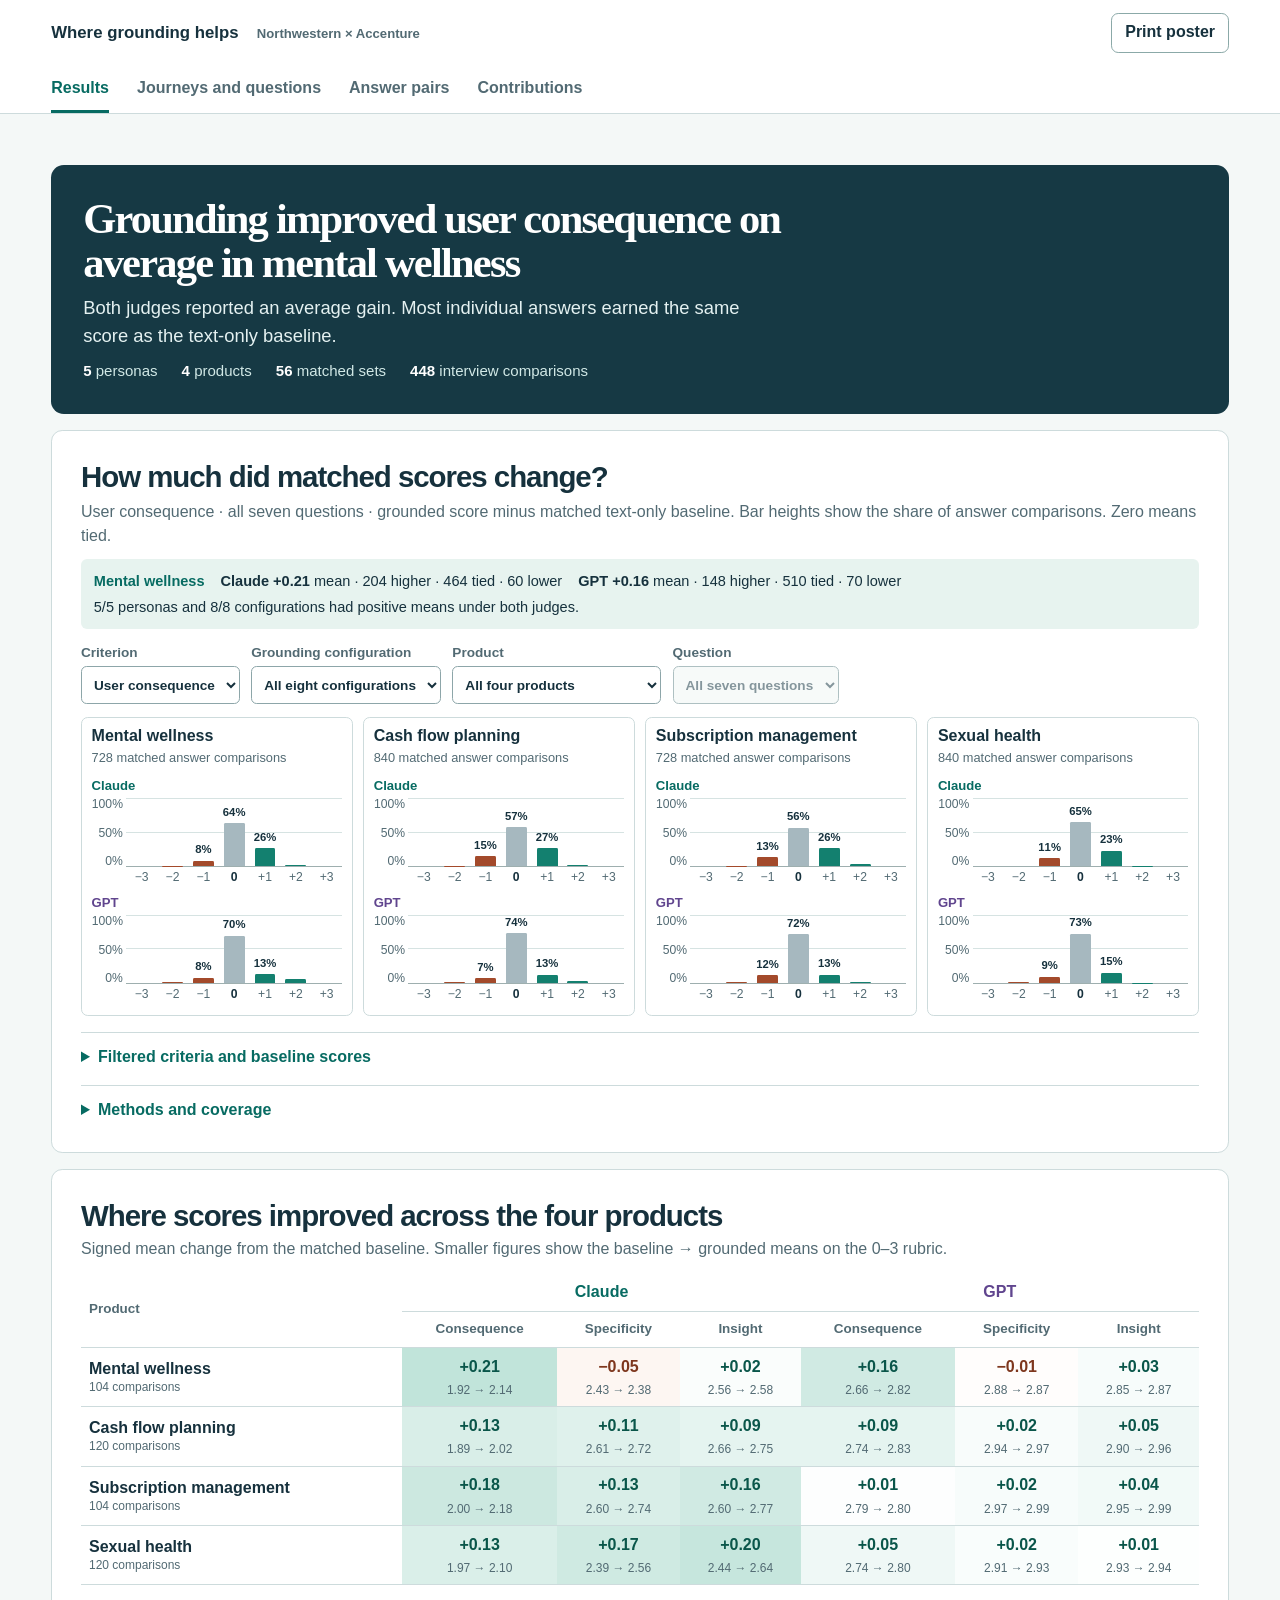
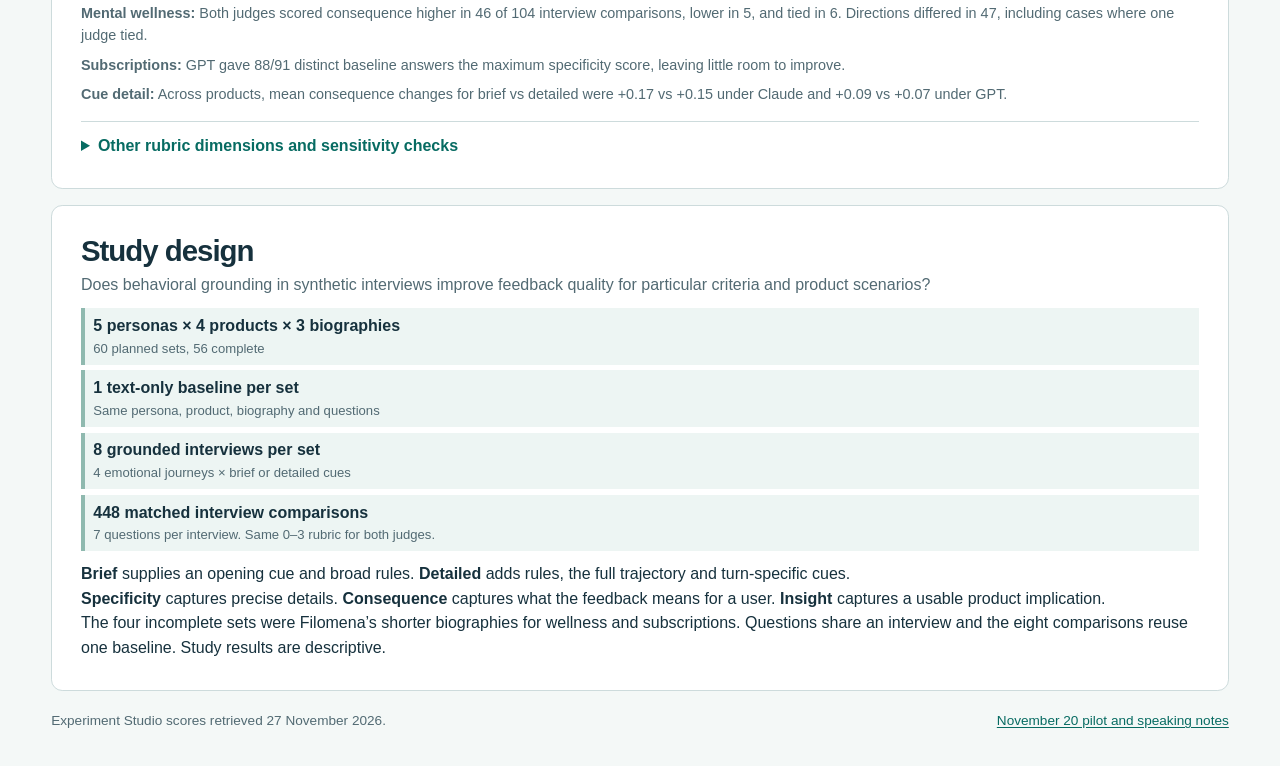
<file: v3_conversation_loop_evaluation/experiment_studio/analysis/index.html>
<!doctype html>
<html lang="en">
<head>
<meta charset="utf-8">
<meta name="viewport" content="width=device-width, initial-scale=1">
<meta name="description" content="A research poster comparing grounded and baseline synthetic-user interviews across four products.">
<title>Where grounding helps | Research poster</title>
<style>:root{--ink:#16313d;--muted:#526a73;--line:#cddbdc;--paper:#f4f8f7;--white:#fff;--claude:#076b62;--gpt:#60458e;--negative:#9b4928;--accent:#e5f3ed;--baseline:#f3e7d6;--serif:Georgia,serif;font:16px/1.55 Inter,-apple-system,BlinkMacSystemFont,'Segoe UI',sans-serif;color:var(--ink);background:var(--paper)}
*{box-sizing:border-box}body{margin:0}h1,h2,h3,p{margin:0}h1,h2,h3{line-height:1.15}h1{font:700 clamp(2rem,4.5vw,4.65rem)/1.04 var(--serif);letter-spacing:-.042em}h2{font-size:clamp(1.35rem,2.3vw,1.9rem);letter-spacing:-.035em}h3{font-size:1.12rem}a{color:var(--claude);text-underline-offset:.18em}button,select{font:inherit;color:inherit}button,summary{cursor:pointer}[hidden]{display:none!important}:focus-visible{outline:3px solid #195eaf;outline-offset:4px}
.masthead{background:#fff;border-bottom:1px solid var(--line)}.head-inner{max-width:1440px;padding:0 clamp(1rem,4vw,4rem);margin:auto;display:flex;align-items:center;justify-content:space-between;gap:1rem}.masthead .head-inner:first-child{min-height:4.1rem}.brand{font-size:1.05rem;font-weight:750}.brand small{font-size:.82rem;font-weight:550;color:var(--muted);margin-left:.85rem}.button{border:1px solid #8ba9a8;border-radius:.45rem;background:white;font-weight:650;padding:.42rem .8rem;white-space:nowrap}.button:hover{background:var(--accent)}.tabs{justify-content:flex-start;gap:1.75rem}.tabs a{text-decoration:none;color:var(--muted);font-weight:650;padding:.65rem 0 .58rem;border-bottom:3px solid transparent}.tabs a[aria-current=page]{color:var(--claude);border-bottom-color:var(--claude)}
.shell{max-width:1440px;margin:auto;padding:clamp(1rem,4vw,3.4rem) clamp(1rem,4vw,4rem) 1rem}.hero{color:#fff;background:#163944;border-radius:.8rem;padding:clamp(1.4rem,4.2vw,3.6rem);display:grid;gap:1rem}.hero h1{max-width:21ch}.hero p{max-width:67ch;color:#e4f1f1;font-size:clamp(1rem,1.8vw,1.3rem)}.scope-line{display:flex;flex-wrap:wrap;gap:.4rem 1.5rem;color:#d1e8e6;font-size:.94rem}.scope-line b{color:white}.finding-grid{display:grid;grid-template-columns:1fr 1fr 1.3fr;gap:1rem;margin:1rem 0}.finding{padding:1.05rem 1.25rem;border:1px solid var(--line);border-radius:.65rem;background:white}.finding span{font-size:.85rem;color:var(--muted);font-weight:650}.finding strong{display:block;margin:.12rem 0;font-size:clamp(1.5rem,3vw,2.65rem);letter-spacing:-.055em;line-height:1.12}.finding p{font-size:.92rem;color:var(--muted)}.claude{--judge:var(--claude)}.gpt{--judge:var(--gpt)}.finding .judge-val,.judge-name{color:var(--judge)}
.panel{background:white;border:1px solid var(--line);border-radius:.7rem;padding:clamp(1rem,2.5vw,1.8rem);min-width:0}.section-bar{display:flex;align-items:flex-end;justify-content:space-between;gap:.9rem 1.4rem;margin-bottom:1.1rem}.section-bar p,.legend,.details p{color:var(--muted);margin-top:.35rem}.filters{display:flex;align-items:flex-end;gap:.7rem;flex-wrap:wrap}.select-label{display:grid;gap:.2rem;font-size:.85rem;color:var(--muted);font-weight:650}.select-label select{background:#fff;border:1px solid #8da6a9;border-radius:.35rem;min-height:2.35rem;padding:.3rem .5rem;color:var(--ink);max-width:100%}
.details{border-top:1px solid var(--line);margin-top:1rem;padding-top:.75rem}.details summary{font-weight:700;color:var(--claude)}.details p{max-width:88ch}.details summary+div{margin-top:.8rem}
.table-scroll{overflow:auto}.heatmaps{display:grid;grid-template-columns:1fr 1fr;gap:1rem}table{border-collapse:collapse;width:100%;font-variant-numeric:tabular-nums}th,td{padding:.55rem .65rem;border-bottom:1px solid var(--line);text-align:left;vertical-align:middle}thead th{font-size:.84rem;color:var(--muted)}td.val{font-size:1rem;font-weight:750;text-align:center}td.val small{display:block;font-size:.76rem;color:var(--ink);font-weight:500}td.val.positive{background:var(--pos);color:#075149}td.val.negative{background:var(--neg);color:#78381e}.heatmap caption{text-align:left;font-weight:800;margin-bottom:.4rem;color:var(--judge)}
.intro{margin-bottom:1.3rem}.intro h1{font-size:clamp(2rem,4vw,3.9rem)}.intro p{font-size:1.08rem;color:var(--muted);margin:.65rem 0 0;max-width:73ch}.evidence-layout{display:grid;grid-template-columns:minmax(12rem,17rem) minmax(0,1fr);gap:1rem;align-items:start}.case-menu{padding:.45rem}.case-menu a{display:block;color:var(--ink);padding:.6rem .7rem;font-weight:650;text-decoration:none;border-radius:.4rem;line-height:1.24}.case-menu a span{display:block;color:var(--muted);font-size:.78rem;margin-bottom:.22rem}.case-menu a[aria-current=true],.case-menu a:hover{background:var(--accent);color:#0a5148}.case-card h2{font:700 clamp(1.55rem,3.2vw,2.65rem)/1.1 var(--serif);letter-spacing:-.035em}.case-meta{color:var(--muted);font-size:.85rem;margin-bottom:.3rem}.question{margin:1rem 0;padding:.85rem 1rem;border-left:4px solid var(--line);background:var(--paper)}.question strong,.answer strong{display:block;line-height:1.2;margin-bottom:.42rem}.answer-grid{display:grid;grid-template-columns:1fr 1fr;gap:.9rem}.answer{padding:.9rem;border:1px solid var(--line);border-radius:.45rem;line-height:1.55;min-width:0}.answer p{white-space:pre-wrap;overflow-wrap:anywhere}.answer mark, .print-quote mark{padding:.05em .1em;border-radius:.15em;color:inherit;background:#bde8d6;box-decoration-break:clone;-webkit-box-decoration-break:clone}.answer.baseline mark, .print-quote.baseline mark{background:var(--baseline)}.change-note{margin:.9rem 0;padding:.75rem 1rem;background:var(--accent);border-radius:.4rem}.change-note p+p{margin-top:.35rem}.score-table thead th:not(:first-child),.score-table td{text-align:center}.score-table td b{white-space:nowrap}.score-table .delta{display:inline-block;margin-left:.25rem;font-size:.8rem;color:var(--muted)}.score-table .positive .delta,.gain{color:#056257}.score-table .negative .delta,.loss{color:#883b21}.source-ids{color:var(--muted);font-size:.85rem;overflow-wrap:anywhere}.next-case{margin-top:1rem;display:flex;justify-content:space-between;gap:.8rem}.next-case a{font-weight:650}
.journey-curve{display:block;width:100%;height:auto;min-width:0}.curve-guide{stroke:#dee8e7;stroke-width:1}.curve-zero{stroke:#a4b8b6}.curve-stroke{stroke:#087366;stroke-width:2.5;fill:none;stroke-linecap:round;stroke-linejoin:round}.curve-point{fill:#087366;stroke:white;stroke-width:1.2}.curve-point.marked{fill:#b44a16;stroke:white;stroke-width:1.6}.curve-marker-guide{stroke:#c16b3f;stroke-width:1.5;stroke-dasharray:3 2}.curve-tick{font-size:11.5px;fill:#4e676a}.curve-tick.marked{fill:#92370e;font-weight:800}
 .marked-journey{min-width:0;margin:0;padding:.6rem .75rem;background:#f2f7f5;border:1px solid var(--line);border-radius:.45rem}
.marked-journey figcaption{font-weight:750;line-height:1.19;margin-bottom:.25rem}
.reference-readout,.cue-delivery,.pair-legend,.other-journeys{color:var(--muted);font-size:.86rem}
.reference-readout strong{color:#92370e}
.pair-context{display:grid;grid-template-columns:minmax(0,1fr) minmax(0,1.05fr);gap:.75rem;margin:.65rem 0;align-items:start}
.pair-question{border-left:3px solid #96b9ad;padding:.1rem 0 .1rem .65rem}
.pair-question p+p{margin-top:.25rem}
.pair-summary,.finding-context{display:grid;grid-template-columns:minmax(0,1fr) minmax(0,1fr);gap:.65rem;align-items:center;margin:.5rem 0}
.pair-summary{grid-template-columns:minmax(0,1fr) minmax(0,1.6fr)}
.pair-summary .change-note{margin:0}
.pattern-grid,.featured-pairs{display:grid;grid-template-columns:1fr 1fr;gap:.75rem;align-items:start;margin:.65rem 0}
.journey-finding,.featured-pair{border:1px solid var(--line);border-radius:.45rem;padding:.8rem}
.journey-finding h3{margin:.2rem 0}
.pattern-criterion{color:var(--muted);font-size:.78rem}
.pattern-table{margin-top:.12rem}
.pattern-table th,.pattern-table td{text-align:center;padding:.22rem .3rem}
.pattern-table small{display:block;color:var(--muted);font-size:.75em}
.finding-change,.inline-question,.other-journeys,.full-pair-link{margin-top:.36rem}
#dashboard-study-design{margin-top:1rem}
@media(max-width:1100px){.featured-pairs,.pattern-grid{grid-template-columns:1fr}}
@media(max-width:750px){.pair-context,.pair-summary{grid-template-columns:1fr}}
@media(max-width:400px){.finding-context{grid-template-columns:1fr}}

.matrix th:first-child{min-width:10rem}.matrix th{vertical-align:middle}.matrix td{text-align:center}.matrix button{min-width:3.35rem;border:1px solid #92b4ae;border-radius:.3rem;background:var(--accent);padding:.25rem .45rem;font-weight:750;color:var(--claude)}.matrix button[aria-pressed=true]{outline:2px solid var(--claude);outline-offset:2px}.matrix .empty{color:var(--muted)}.matrix-evidence{margin-top:1rem;min-height:2.2rem}.matrix-evidence article{padding:.65rem 0;border-bottom:1px solid var(--line)}.matrix-evidence p{color:var(--muted);margin:.2rem 0}.footer{padding:1.2rem 0;display:flex;gap:.5rem 1rem;flex-wrap:wrap;justify-content:space-between;color:var(--muted);font-size:.85rem}.print-sheet{display:none}
@media(max-width:900px){.section-bar{align-items:flex-start;flex-direction:column}.heatmaps{grid-template-columns:1fr}.evidence-layout{grid-template-columns:1fr}.case-menu{display:flex;overflow:auto;gap:.3rem}.case-menu a{min-width:12rem}.brand small{display:none}}
@media(max-width:620px){.finding-grid{grid-template-columns:1fr 1fr;gap:.55rem}.finding:last-child{grid-column:1/-1}.finding{padding:.8rem}.finding p{font-size:.83rem}.chart{--label-col:minmax(4.5rem,1fr);column-gap:.55rem}.chart-name{font-size:.78rem}.plot-label{gap:0;flex-direction:column}.plot-label span{font-size:.72rem}.axis{font-size:.65rem;margin:0}.answer-grid{grid-template-columns:1fr}.tabs{gap:1rem}.tabs a{font-size:.9rem}.filters{gap:.45rem}.select-label select{max-width:11rem}.section-bar p{font-size:.95rem}}

.result-grid{margin-bottom:1rem}.result-grid h2,.view .panel>h2{margin-bottom:.3rem}.result-grid h2+p,.view .panel>h2+p{color:var(--muted)}.study-grid{margin:.65rem 0 .4rem}.study-grid th,.study-grid td{border-bottom:1px solid #cddbdc;padding:.43rem .5rem}.study-grid thead th:not(:first-child),.study-grid thead tr:nth-child(2) th{text-align:center}.study-grid thead [scope=colgroup]{font-size:1rem;letter-spacing:.005em}.study-grid td{text-align:center;white-space:nowrap}.study-grid small{display:block;color:var(--muted);font-weight:510;font-size:.75em;margin-top:.08rem}.study-grid th[scope=row]{line-height:1.24}.delta-cell{font-variant-numeric:tabular-nums}.delta-cell.neutral{background:#f6f8f8}.delta-cell.positive{color:#0a564a;background:rgba(69,172,143,var(--tint))}.delta-cell.negative{color:#7e371e;background:rgba(232,146,102,var(--tint))}.reading-notes{color:var(--muted);font-size:.9rem;margin-top:.65rem}.reading-notes p+p{margin-top:.42rem}.atlas-caption{margin:.4rem 0;color:var(--muted)}.atlas caption{text-align:left;font-weight:800;margin-top:.8rem}.atlas td,.atlas thead th{white-space:nowrap}.atlas tbody th{min-width:14rem}#journeys .panel+.panel{margin-top:1rem}.score-grid th[scope=row],.wellness-grid th[scope=row]{min-width:8.4rem}.tabs{overflow-x:auto}.tabs a{white-space:nowrap}.study-flow{display:grid;gap:.35rem;margin:.65rem 0}.study-flow>div{border-left:4px solid #8fb9af;background:#edf5f3;padding:.36rem .52rem}.study-flow span{display:block;color:var(--muted);font-size:.82em}
@page{size:48in 36in;margin:.67in}
@media print{
  :root{font-size:31px;background:white}body{print-color-adjust:exact;-webkit-print-color-adjust:exact}.no-print{display:none!important}
  .print-sheet{display:flex;flex-direction:column;gap:.64rem;min-height:34in}.print-sheet .hero{padding:.7rem 1.2rem;gap:.35rem;border-radius:.5rem}.print-sheet .hero p{font-size:1rem;max-width:none}.print-sheet .hero .poster-study-name{font-size:.9rem;font-weight:680;color:#a9d5ca}.print-sheet h1{font-size:2.42rem;max-width:none;letter-spacing:-.033em}.print-sheet .finding-grid{margin:0;gap:.65rem}.print-sheet .finding{padding:.43rem .65rem;border-radius:.4rem}.print-sheet .finding strong{font-size:1.7rem;letter-spacing:-.025em}.print-sheet .finding p{font-size:.83rem}.print-sheet .finding span{font-size:.84rem}
  .paper-columns{display:grid;grid-template-columns:.91fr 1.32fr 1.05fr;gap:.63rem;align-items:start}.paper-column{min-width:0;display:grid;gap:.6rem}.paper-column .panel{padding:.62rem .73rem;border-radius:.4rem;break-inside:avoid}.paper-column h2{font-size:1.25rem;margin-bottom:.34rem}.paper-column h3{font-size:.93rem}.paper-column p{font-size:.85rem;line-height:1.34}.paper-column p+p{margin-top:.38rem}.paper-fine,.paper-column .paper-fine{font-size:.77rem;color:var(--muted)}.paper-column .study-flow{margin:.45rem 0;gap:.22rem}.paper-column .study-flow>div{padding:.25rem .36rem;font-size:.83rem}.paper-column .reading-notes p,.paper-column .reading-notes{font-size:.78rem}.paper-column .reading-notes{margin-top:.36rem}.paper-column .study-grid{margin:.38rem 0 .25rem}.paper-column .study-grid th,.paper-column .study-grid td{padding:.21rem .24rem;font-size:.77rem}.paper-column .study-grid th[scope=colgroup]{font-size:.88rem}.paper-column .study-grid tbody th{min-width:0}.paper-column .study-grid small{font-size:.7rem}.paper-column .score-grid td small{font-size:.62rem}.paper-column .case-meta{color:var(--muted);font-size:.76rem}
  .paper-pair .answer-grid{grid-template-columns:1fr 1fr;gap:.34rem}.paper-pair .answer{padding:.34rem .38rem;border-radius:.25rem}.paper-pair .answer strong{font-size:.8rem;margin-bottom:.18rem}.paper-pair .answer p{font-size:.72rem;line-height:1.28}.paper-pair .score-table{margin:.24rem 0}.paper-pair .score-table th,.paper-pair .score-table td{padding:.17rem .31rem;font-size:.75rem}.paper-pair .score-table .delta{font-size:.66rem}.paper-footer{border-top:1px solid var(--line);padding-top:.38rem;color:var(--muted);margin-top:auto;font-size:.62rem}
}

.secondary td{font-variant-numeric:tabular-nums}.secondary tbody th{font-weight:600}

@media print{.paper-matrix .matrix th,.paper-matrix .matrix td{padding:.19rem .22rem;font-size:.65rem;line-height:1.16}.paper-matrix .matrix th:first-child{min-width:3.8rem}.paper-matrix .matrix{margin:.25rem 0}}

@media print{
  .paper-columns{grid-template-columns:1.03fr 1.15fr 1.21fr;gap:.51rem}
  .paper-column{gap:.39rem}.print-sheet{gap:.38rem}
  .paper-column .panel{padding:.48rem .56rem}
  .paper-column .study-flow{grid-template-columns:1fr 1fr}
  .results-column .panel{padding-block:.39rem}
  .results-column p{line-height:1.26}
  .results-column p+p{margin-top:.25rem}
  .paper-footer{padding-top:.21rem;line-height:1.2}
  .paper-column .case-meta,.paper-column .other-journeys,.paper-column .pattern-criterion{font-size:.67rem}
  .paper-column .marked-journey{padding:.24rem .3rem;border-radius:.22rem}
  .paper-column .marked-journey figcaption{font-size:.72rem;margin-bottom:.04rem}
  .paper-column .reference-readout,.paper-column .cue-delivery{font-size:.62rem;line-height:1.17}
  .paper-column .marked-journey p+p{margin-top:.08rem}
  .paper-column .pattern-table th,.paper-column .pattern-table td{padding:.1rem .16rem;font-size:.69rem}
  .paper-column .pattern-table small{font-size:.68em}
  .paper-patterns .pattern-grid{grid-template-columns:repeat(2,minmax(0,1fr));align-items:stretch;gap:.22rem;margin:.26rem 0}
  .paper-patterns .journey-finding{padding:.25rem .27rem;border-radius:.23rem}
  .paper-patterns .journey-finding h3{font-size:.77rem;margin:.11rem 0}
  .paper-patterns .finding-context{grid-template-columns:1fr;gap:.14rem;margin:.17rem 0}
  .paper-patterns .finding-change{font-size:.69rem;line-height:1.2}
  .paper-column .other-journeys{line-height:1.16;margin-top:.22rem}
  .paper-featured .featured-pairs{display:block;margin:.2rem 0}
  .paper-featured .featured-pair{padding:.27rem 0;border:0;border-top:1px solid var(--line);border-radius:0}
  .paper-featured .pair-legend{font-size:.73rem;line-height:1.2}
  .paper-featured .pair-context{grid-template-columns:.82fr 1.18fr;gap:.25rem;margin:.19rem 0}
  .paper-featured .pair-question{padding-left:.25rem}
  .paper-featured .pair-question p{font-size:.72rem;line-height:1.22}
  .paper-featured .pair-question p+p{margin-top:.15rem}
  .paper-featured .pair-summary{grid-template-columns:.88fr 1.12fr;gap:.24rem;margin:.22rem 0}
  .paper-featured .change-note{border-radius:.2rem;padding:.21rem .26rem}
  .paper-featured .change-note p{font-size:.7rem;line-height:1.19}

}
.sr-only{position:absolute;width:1px;height:1px;padding:0;margin:-1px;overflow:hidden;clip-path:inset(50%);white-space:nowrap;border:0}
.distribution-panel{margin:1rem 0}
.distribution-panel .section-bar{margin-bottom:.65rem}
.distribution-note{display:flex;flex-wrap:wrap;align-items:center;column-gap:1rem;row-gap:.25rem;padding:.65rem .8rem;background:#e7f3ef;border-radius:.38rem;font-size:.91rem}
.distribution-note>strong{color:var(--claude)}
.distribution-note b{white-space:nowrap}
.distribution-panel .filters{margin:.8rem 0}
.distribution-panel .select-label{min-width:0}
.distribution-panel .select-label select{width:100%;max-width:22rem}
.distribution-panel .select-label select:disabled{color:var(--muted);background:var(--paper)}
.distribution{display:grid;grid-template-columns:repeat(var(--product-count),minmax(0,1fr));gap:.65rem}
.distribution-product{border:1px solid var(--line);border-radius:.42rem;padding:.6rem;min-width:0}
.distribution-product:only-child{grid-column:1/-1;max-width:42rem;width:100%}
.distribution-product h3{font-size:1rem}
.distribution-n{font-size:.8rem;color:var(--muted);margin-top:.12rem}
.distribution-judge{margin:.53rem 0 .2rem;min-width:0}
.distribution-judge figcaption{font-size:.82rem;font-weight:750;color:var(--judge);margin-bottom:.12rem}
.distribution-plot{display:grid;grid-template-columns:2.85em 1fr;align-items:stretch;--chart-height:4.3rem;font-size:.76rem}
.distribution-scale{height:var(--chart-height);display:flex;justify-content:space-between;flex-direction:column;line-height:1;color:var(--muted);padding-right:.27em;text-align:right}
.distribution-bins{height:var(--chart-height);margin-bottom:1.45em;display:grid;grid-template-columns:repeat(7,minmax(0,1fr));align-items:end;background:linear-gradient(to bottom,#d6e3e2 1px,transparent 1px,transparent calc(50% - .5px),#d6e3e2 calc(50% - .5px),#d6e3e2 calc(50% + .5px),transparent calc(50% + .5px));border-bottom:1px solid #9eafaf}
.distribution-bin{height:100%;position:relative;display:flex;align-items:flex-end;justify-content:center}
.distribution-bar{width:68%;height:var(--bar-height);background:#a6b8bf;position:relative;border-radius:.12em .12em 0 0}
.distribution-bar span{position:absolute;top:-.12em;transform:translate(-50%,-100%);left:50%;font-size:.93em;white-space:nowrap;color:var(--ink);font-weight:660}
.distribution-bar.high-bar span{top:.11em;transform:translateX(-50%)}
.distribution-bin.negative .distribution-bar{background:#a34a2b}
.distribution-bin.positive .distribution-bar{background:#13806f}
.distribution-tick{position:absolute;top:100%;padding-top:.12em;font-variant-numeric:tabular-nums;color:var(--muted)}
.distribution-bin.neutral .distribution-tick{font-weight:760;color:var(--ink)}
.featured-columns{display:grid;grid-template-columns:1fr 1fr;gap:1.1rem}
.featured-columns>section{min-width:0}
.featured-columns .featured-pair,.featured-columns .journey-comparison{margin-top:.65rem}
.journey-comparison{border:1px solid var(--line);border-radius:.45rem;padding:.8rem;min-width:0}
.journey-comparison .pair-question{margin:.5rem 0}
.journey-comparison-curves{display:grid;grid-template-columns:1fr 1fr;gap:.5rem}
.three-answers{grid-template-columns:repeat(3,minmax(0,1fr));gap:.46rem}
.comparison-summary{background:var(--paper);padding:.5rem .6rem;border-radius:.3rem;font-size:.86rem}
.comparison-summary p{margin-top:.14rem}
.pair-context.has-transitions{grid-template-columns:minmax(0,1fr) minmax(0,1.6fr);margin:.49rem 0}
.transition-panel{padding:.4rem .53rem .49rem;border:1px solid var(--line);border-radius:.4rem;min-width:0}
.transition-panel h4{font-size:.92rem;line-height:1.16;margin:0}
.transition-key,.transition-note{font-size:.8rem;color:var(--muted);margin-top:.14rem}
.transition-grids{display:grid;grid-template-columns:1fr 1fr;gap:.48rem}
.transition-grid{table-layout:fixed;line-height:1.15;margin:.23rem 0}
.transition-grid caption{text-align:left;font-size:.85rem;font-weight:750;margin-bottom:.1rem}
.transition-grid small{color:var(--muted);font-size:.8em}
.transition-grid th,.transition-grid td{font-size:.78rem;padding:.18rem .11rem;text-align:center;border:1px solid white;border-radius:.12rem}
.transition-grid th{background:var(--paper);color:var(--muted)}
.transition-grid td{font-variant-numeric:tabular-nums;font-weight:650}
.transition-grid td.empty{background:#f5f8f8;color:#6c7f85;font-weight:400}
.transition-grid .delta-cell.neutral{background:rgba(125,152,164,var(--tint))}
.code-legend,.code-values{display:flex;flex-wrap:wrap;align-items:center;gap:.4rem}
.code-legend{font-size:.86rem;margin:.23rem 0}
.code-legend b,.code-values span,.matrix .code-values button{padding:.15em .36em;border-radius:.21em;font-weight:750;font-variant-numeric:tabular-nums}
.code-values{justify-content:center;gap:.21rem}
.matrix .code-values button{min-width:1.8rem;border:1px solid currentColor}
.code-new,.matrix .code-new{color:#064e44;background:#e0f2eb}
.code-more,.matrix .code-more{color:#3d4f80;background:#e8ecf6}
.code-same,.matrix .code-same{color:#43575e;background:#edf1f2}
.code-lost,.matrix .code-lost{color:#80371e;background:#faeadf}
@media screen{#results .hero{padding:clamp(1rem,2.5vw,2rem);gap:.51rem}#results .hero h1{font-size:clamp(1.95rem,3.32vw,3.25rem);max-width:34ch}#results .hero p{font-size:clamp(1rem,1.55vw,1.15rem)}}
@media screen and (max-width:1100px){.distribution{grid-template-columns:repeat(2,minmax(0,1fr))}.featured-columns{grid-template-columns:1fr}}
@media screen and (max-width:550px){.distribution,.three-answers,.pair-context.has-transitions{grid-template-columns:1fr}.journey-comparison-curves{gap:.29rem}}
@media print{
  .print-sheet .hero{padding:.51rem .8rem;gap:.21rem}
  .print-sheet h1{font-size:2.1rem}
  .print-sheet .hero p{font-size:.85rem}
  .paper-distribution{padding:.36rem .52rem;break-inside:avoid}
  .paper-distribution-head{display:flex;align-items:baseline;gap:.53rem;margin-bottom:.18rem}
  .paper-distribution h2{font-size:1.05rem}
  .paper-distribution-head p{font-size:.73rem;color:var(--muted)}
  .paper-distribution .distribution{gap:.31rem}
  .paper-distribution .distribution-product{padding:.23rem .33rem .17rem;border-radius:.24rem;display:grid;grid-template-columns:1fr 1fr;column-gap:.36rem}
  .paper-distribution .distribution-product h3,.paper-distribution .distribution-n{grid-column:1/-1}
  .paper-distribution .distribution-product h3{font-size:.81rem}
  .paper-distribution .distribution-n{font-size:.64rem;margin-top:0}
  .paper-distribution .distribution-judge{margin:.14rem 0 0}
  .paper-distribution .distribution-judge figcaption{font-size:.65rem;margin-bottom:.08rem}
  .paper-distribution .distribution-plot{--chart-height:2.52rem;font-size:.61rem}
  .paper-distribution .distribution-note{padding:.15rem .32rem;margin-top:.19rem;column-gap:.54rem;font-size:.71rem}
  .paper-columns{grid-template-columns:1.04fr 1.075fr 1.175fr;gap:.4rem}
  .paper-column .panel{padding:.38rem .45rem}
  .paper-column h2{font-size:1.11rem}
  .paper-column h3{font-size:.81rem}
  .paper-column p{font-size:.77rem;line-height:1.23}
  .paper-column .paper-fine,.paper-column .reading-notes p{font-size:.68rem}
  .paper-column p+p{margin-top:.21rem}
  .paper-column .study-grid th,.paper-column .study-grid td{padding:.14rem .15rem;font-size:.65rem}
  .paper-column .study-grid th[scope=colgroup]{font-size:.73rem}
  .paper-column .study-flow{margin:.24rem 0}
  .paper-column .study-flow>div{font-size:.73rem;padding:.23rem .26rem}
  .paper-featured .featured-pair,.paper-featured .journey-comparison{padding:.23rem 0;border:0;border-top:1px solid var(--line);border-radius:0;margin:.2rem 0 0}
  .paper-featured .pair-context{margin:.18rem 0;gap:.19rem}
  .paper-featured .pair-context.has-transitions{grid-template-columns:.84fr 1.16fr;align-items:center}
  .paper-featured .pair-question{margin:.11rem 0}
  .paper-featured .pair-question p{font-size:.68rem;line-height:1.2}
  .paper-featured .pair-summary{margin:.14rem 0}
  .paper-featured .change-note{margin:.18rem 0}
  .paper-featured .pair-summary .change-note{margin:0}
  .paper-featured .change-note p{font-size:.66rem}
  .paper-featured .answer-grid{gap:.23rem}
  .paper-featured .three-answers{grid-template-columns:repeat(3,minmax(0,1fr))}
  .paper-featured .answer{padding:.25rem .26rem}
  .paper-featured .answer p{font-size:.67rem;line-height:1.23}
  .paper-featured .answer strong{font-size:.71rem;margin-bottom:.13rem}
  .paper-featured .score-table{margin:.13rem 0}
  .paper-featured .score-table td,.paper-featured .score-table th{font-size:.68rem;padding:.08rem .18rem}
  .paper-featured .comparison-scores th,.paper-featured .comparison-scores td{padding:.11rem .16rem}
  .paper-featured .comparison-summary{font-size:.68rem;padding:.18rem .24rem}
  .paper-featured .comparison-summary p{font-size:.65rem;margin-top:.08rem}
  .paper-featured .journey-comparison-curves{gap:.2rem}
  .paper-featured .marked-journey{padding:.17rem .24rem}
  .paper-featured .marked-journey figcaption{font-size:.68rem}
  .paper-featured .reference-readout,.paper-featured .cue-delivery{font-size:.58rem;line-height:1.12}
  .paper-featured .transition-panel{padding:.16rem .21rem;border-radius:.22rem}
  .paper-featured .transition-panel h4{font-size:.66rem}
  .paper-featured .transition-key,.paper-featured .transition-note{font-size:.56rem;line-height:1.12;margin-top:.05rem}
  .paper-featured .transition-grid{margin:.15rem 0}
  .paper-featured .transition-grid caption{font-size:.61rem}
  .paper-featured .transition-grid th,.paper-featured .transition-grid td{font-size:.57rem;padding:.055rem .03rem}
  .paper-patterns .compact-journey{display:grid;grid-template-columns:minmax(0,1fr) 8.5rem;align-items:center;gap:.2rem}
  .paper-matrix .code-legend{font-size:.66rem}
}
</style>
</head>
<body>
<header class="masthead no-print">
  <div class="head-inner"><div class="brand">Where grounding helps <small>Northwestern × Accenture</small></div><button class="button" id="print-poster">Print poster</button></div>
  <nav class="head-inner tabs" aria-label="Research views"><a href="#results">Results</a><a href="#journeys">Journeys and questions</a><a href="#evidence">Answer pairs</a><a href="#contributions">Contributions</a></nav>
</header>
<main class="shell no-print">
  <section id="results" class="view" aria-labelledby="results-title">
    <div id="hero" class="hero"></div>
    <section class="panel results-panel distribution-panel" aria-labelledby="chart-title">
      <div class="section-bar"><div><h2 id="chart-title">How much did matched scores change?</h2><p id="distribution-caption"></p></div></div>
      <div id="wellness-distribution-note"></div>
      <div class="filters" id="chart-filters"></div>
      <div id="distribution-plot" aria-live="polite"></div>
      <details class="details"><summary>Filtered criteria and baseline scores</summary><div id="heatmaps"></div></details>
      <details class="details"><summary>Methods and coverage</summary><div id="methods"></div></details>
    </section>
    <section class="panel result-grid" aria-label="Four-product score grid"><div id="dashboard-score-grid"></div></section>
    <section class="panel" id="dashboard-study-design"></section>
  </section>
  <section id="journeys" class="view" aria-labelledby="journeys-title" hidden>
    <div class="intro"><h1 id="journeys-title">Which journeys help on which questions?</h1><p>Each result compares the same question, product, persona and biography against its matched baseline. Brief and detailed cues are shown separately.</p></div>
    <section class="panel" id="dashboard-signals"></section>
    <section class="panel" id="dashboard-journey-patterns"></section>
    <section class="panel" id="dashboard-implications"></section>
    <section class="panel" id="dashboard-wellness"></section>
    <section class="panel" aria-labelledby="turn-title">
      <div class="section-bar"><div><h2 id="turn-title">Explore all 28 study questions</h2><p>Use the filters to check the full results, including small gains, ties, and declines.</p></div><div class="filters" id="journey-filters"></div></div>
      <div id="question-atlas" aria-live="polite"></div>
      <details class="details"><summary>How we checked the patterns</summary><div id="journey-method"></div></details>
    </section>
  </section>
  <section id="evidence" class="view" aria-labelledby="evidence-title" hidden>
    <div class="intro"><h1 id="evidence-title">What changed in the answers</h1><p>Read the full pair, then see what the change could mean for the product.</p></div>
    <div class="evidence-layout"><aside class="panel case-menu" aria-label="Select an answer pair" id="case-menu"></aside><article class="panel case-card" id="case-detail"></article></div>
  </section>
  <section id="contributions" class="view" aria-labelledby="contributions-title" hidden>
    <div class="intro"><h1 id="contributions-title">Which contributions recur?</h1><p>The contribution sample contains three selected pairs per product, with one consequence gain, one tie and one decline agreed on by both judges at the highlighted turn.</p></div>
    <section class="panel matrix-panel" aria-labelledby="matrix-title">
      <div class="section-bar"><div><h2 id="matrix-title">Contributions across the four products</h2><p>Counts show cases out of three reviewed per product. A case can contribute to more than one cell.</p></div></div>
      <div id="matrix"></div><div id="matrix-evidence" class="matrix-evidence" aria-live="polite"><p>Select a count to see the contributing answer pairs.</p></div>
      <details class="details"><summary>How the pairs were coded</summary><p>Added means the point did not appear anywhere in the matched baseline interview. Sharpened means the grounded answer gives an existing point a clearer condition, action or consequence. Repeated means the point already appears in the baseline, sometimes at another turn. Lost means the highlighted grounded answer omits a useful baseline detail at that turn.</p><p>These 12 cases were selected to cover gains, ties and declines, then coded from the interview text. The matrix describes this sample. Judge scores select the contrasts and the text determines the codes.</p></details>
    </section>
  </section>
  <footer class="footer"><span id="source-note"></span><a href="pilot.html#overall">November 20 pilot and speaking notes</a></footer>
</main>
<section id="print-sheet" class="print-sheet" aria-label="Printable research poster"></section>
<script id="poster-data" type="application/json">{"questions":{"mental-wellness":[{"q":1,"label":"First step when coping gets harder","phase":"topic","text":"Imagine your responsibilities have felt harder to manage for a couple of weeks, but you are still getting through the day. What, if anything, would you want help with? Where would you turn first, and what would make that option preferable to a mental wellness app?"},{"q":2,"label":"Return after inactivity","phase":"topic","text":"Suppose you tried a wellness app and then did not open it for several days. What would you want it to do next, if anything? What would make its response feel supportive, and what might make you stop using it?"},{"q":3,"label":"Disclose more at check-in","phase":"screen","text":"Imagine none of the available labels quite captures how you are doing. Would you choose the closest one, explain more, skip the check-in or do something else? What would you expect the product to do with that information to make sharing it worthwhile?"},{"q":4,"label":"Choose a ten-minute activity","phase":"screen","text":"You have ten minutes between responsibilities, and something is still on your mind. Would you use one of these activities or spend the time another way? What would make those ten minutes worthwhile, even if the underlying problem remained?"},{"q":5,"label":"Continue after no benefit","phase":"topic","text":"Suppose you used the app for two weeks and noticed no clear benefit. How would you decide whether to continue, change how you use it or look elsewhere? What would you want the product to acknowledge or offer at that point?"},{"q":6,"label":"Share a wellbeing summary","phase":"screen","text":"Imagine you wanted someone you trust, or a professional, to understand how you have been doing. Would a summary from this app help you explain it, or would you rather speak for yourself? What would you include or leave out, and what would you worry the recipient might misunderstand?"},{"q":7,"label":"Fit into daily life","phase":"topic","text":"Given what you have seen, what role, if any, could Still play in your life? What is the most important need it would have to meet for you to return, and what boundary should it respect even if crossing it could make its suggestions more personalized?"}],"cash-flow-planning":[{"q":1,"label":"Decide what the planner should help with","phase":"topic","text":"Imagine you are responsible for a small business’s cash planning. What upcoming decision would you most want a planner to help you make? What would you check beyond the current bank balance before making it?"},{"q":2,"label":"Handle a late payment risk","phase":"topic","text":"Suppose an expected customer payment might arrive after an important business expense is due. What would you want to understand before deciding what to do? Which commitment would be hardest to change, and why?"},{"q":3,"label":"Interpret the forecast","phase":"screen","text":"Looking at this forecast, what would you feel able to decide, and what would you still verify? Which part is most useful, and which assumption could make the plan misleading for your decision?"},{"q":4,"label":"Replan after a late payment","phase":"screen","text":"Suppose the customer payment arrives a week later than expected. How would you use this comparison to reconsider your plan? What does it help you weigh, and what consequence or option does it leave out?"},{"q":5,"label":"Work with an adviser","phase":"topic","text":"If you wanted an accountant, business partner or bank adviser to help with this plan, what would you want them to see or change? What would you keep under your own control, and how should the product support that arrangement?"},{"q":6,"label":"Set a cash alert","phase":"screen","text":"How would you decide when this planner should alert you? What would an alert need to explain for you to act on it, and what would make you start ignoring it?"},{"q":7,"label":"Choose regular use","phase":"topic","text":"Compared with your preferred way of planning cash, what would make this product worth using regularly? Identify a strength you would keep and a gap that could stop you relying on it, if either applies. Explain the decision each one affects."}],"subscription-management":[{"q":1,"label":"Review what is worth keeping","phase":"topic","text":"Imagine you wanted to review your recurring subscriptions without simply cutting everything. How would you decide which ones were worth keeping? What would be difficult to judge from a bank statement alone?"},{"q":2,"label":"Respond to an unwanted renewal","phase":"topic","text":"Suppose a subscription renewed that you had meant to reconsider. What would you want help with at that point? What would make using a subscription manager worth more effort than leaving the charge alone?"},{"q":3,"label":"Interpret subscription details","phase":"screen","text":"Looking at the Netflix information, what can you reasonably decide now, and what still needs checking? Which detail is most useful to you, and what missing information could change your decision?"},{"q":4,"label":"Decide on shared use","phase":"topic","text":"Suppose someone else also uses a subscription you pay for. How would you decide whether to keep or change it? What should a subscription manager understand about that decision before suggesting savings?"},{"q":5,"label":"Authorise cancellation","phase":"screen","text":"Consider this authorization as an option, not a decision you have already made. What, if anything, would you let the bank handle for you, and what would you want to approve yourself? Is anything here missing or unnecessary for that boundary to work?"},{"q":6,"label":"Follow up a submitted request","phase":"screen","text":"This is a separate example of a submitted request, regardless of your earlier choice. What would you do next, and what would you need before treating the task as finished? What does the product already handle well, and what responsibility still feels left with you?"},{"q":7,"label":"Fit into a routine","phase":"topic","text":"Compared with managing subscriptions yourself, where would this product earn a place in your routine, if anywhere? Name the most valuable part to preserve and the most important gap to address, if you see either. Explain whose situation would make that gap matter."}],"sexual-health":[{"q":1,"label":"Choose a trusted starting point","phase":"topic","text":"Imagine you have a sexual health question that does not seem urgent, but you are unsure whom to ask. How would you decide where to start? What would make you trust a source enough to act on its guidance rather than keep searching?"},{"q":2,"label":"Ask a sensitive question","phase":"topic","text":"When using a service for a personal health question, what would make it easier or harder to ask what you actually want to know? Are there assumptions about you that the service should avoid making?"},{"q":3,"label":"Share information for tailored guidance","phase":"screen","text":"Suppose the service offered more tailored guidance if you answered personal questions. What would you need to know before deciding whether to answer? What should remain available if you choose not to disclose those details?"},{"q":4,"label":"Follow through with a clinician","phase":"screen","text":"Suppose you decide you would like to speak with a clinician. What would determine whether you followed through with one of these options or put it off? Which uncertainty would you want the product to resolve first?"},{"q":5,"label":"Choose notification privacy","phase":"screen","text":"Imagine someone you know occasionally sees notifications on your phone. Would you want this service to contact you outside the app? How would you balance keeping updates discreet with making sure you do not miss something important?"},{"q":6,"label":"Discuss a question with a partner","phase":"topic","text":"If a sexual health question also involved a partner, what role, if any, would you want a digital service to play in preparing for that conversation? What would be helpful, and what would feel like the service was making assumptions or speaking for you?"},{"q":7,"label":"Choose the service over alternatives","phase":"topic","text":"Compared with searching online or contacting a clinic directly, what would Common Ground need to do better for you to choose it? What, if anything, still leaves you hesitant, and which change would make the greatest difference to your decision?"}]},"retrieved":"27 November 2026","products":{"mental-wellness":"Mental wellness","cash-flow-planning":"Cash flow planning","subscription-management":"Subscription management","sexual-health":"Sexual health"},"runs":[{"product":"cash-flow-planning","person":"filomena","bio":"full_description","cue":"C1 fine","turns":{"C":{"consequence":[[1,2],[2,2],[3,2],[2,2],[2,1],[3,3],[2,2]],"specificity":[[2,3],[3,3],[3,3],[2,2],[3,2],[3,3],[2,2]],"insight":[[2,3],[3,3],[3,3],[3,3],[3,3],[3,3],[2,2]]},"G":{"consequence":[[3,3],[3,3],[3,3],[3,3],[3,3],[3,3],[3,3]],"specificity":[[3,3],[3,3],[3,3],[3,3],[3,3],[3,3],[3,2]],"insight":[[3,3],[3,3],[3,3],[3,3],[3,3],[3,3],[3,3]]}},"scores":{"C":{"consequence":[15,14],"specificity":[18,18],"insight":[19,20]},"G":{"consequence":[21,21],"specificity":[21,20],"insight":[21,21]}}},{"product":"cash-flow-planning","person":"filomena","bio":"full_description","cue":"C1 coarse","turns":{"C":{"consequence":[[1,3],[2,2],[3,2],[2,2],[2,2],[3,3],[2,3]],"specificity":[[2,3],[3,2],[3,3],[2,3],[3,2],[3,3],[2,3]],"insight":[[2,3],[3,3],[3,3],[3,3],[3,3],[3,3],[2,3]]},"G":{"consequence":[[3,3],[3,3],[3,3],[3,3],[3,2],[3,3],[3,3]],"specificity":[[3,3],[3,3],[3,3],[3,3],[3,3],[3,3],[3,3]],"insight":[[3,3],[3,3],[3,3],[3,3],[3,3],[3,3],[3,3]]}},"scores":{"C":{"consequence":[15,17],"specificity":[18,19],"insight":[19,21]},"G":{"consequence":[21,20],"specificity":[21,21],"insight":[21,21]}}},{"product":"cash-flow-planning","person":"filomena","bio":"full_description","cue":"C2 coarse","turns":{"C":{"consequence":[[1,3],[2,2],[3,1],[2,3],[2,2],[3,2],[2,2]],"specificity":[[2,3],[3,3],[3,3],[2,3],[3,2],[3,3],[2,2]],"insight":[[2,3],[3,3],[3,3],[3,3],[3,3],[3,3],[2,2]]},"G":{"consequence":[[3,3],[3,3],[3,2],[3,3],[3,3],[3,3],[3,3]],"specificity":[[3,3],[3,3],[3,3],[3,3],[3,3],[3,3],[3,3]],"insight":[[3,3],[3,3],[3,3],[3,3],[3,3],[3,3],[3,3]]}},"scores":{"C":{"consequence":[15,15],"specificity":[18,19],"insight":[19,20]},"G":{"consequence":[21,20],"specificity":[21,21],"insight":[21,21]}}},{"product":"cash-flow-planning","person":"filomena","bio":"full_description","cue":"C3 coarse","turns":{"C":{"consequence":[[1,1],[2,2],[3,3],[2,2],[2,1],[3,2],[2,2]],"specificity":[[2,3],[3,3],[3,3],[2,3],[3,2],[3,3],[2,2]],"insight":[[2,3],[3,3],[3,3],[3,3],[3,2],[3,3],[2,2]]},"G":{"consequence":[[3,1],[3,3],[3,3],[3,3],[3,2],[3,3],[3,3]],"specificity":[[3,3],[3,3],[3,3],[3,3],[3,3],[3,3],[3,3]],"insight":[[3,3],[3,3],[3,3],[3,3],[3,3],[3,3],[3,3]]}},"scores":{"C":{"consequence":[15,13],"specificity":[18,19],"insight":[19,19]},"G":{"consequence":[21,18],"specificity":[21,21],"insight":[21,21]}}},{"product":"cash-flow-planning","person":"filomena","bio":"full_description","cue":"C2 fine","turns":{"C":{"consequence":[[1,2],[2,2],[3,2],[2,2],[2,2],[3,3],[2,2]],"specificity":[[2,3],[3,3],[3,3],[2,3],[3,3],[3,3],[2,2]],"insight":[[2,3],[3,3],[3,3],[3,3],[3,3],[3,3],[2,2]]},"G":{"consequence":[[3,3],[3,3],[3,3],[3,3],[3,3],[3,3],[3,2]],"specificity":[[3,3],[3,3],[3,3],[3,3],[3,3],[3,3],[3,3]],"insight":[[3,3],[3,3],[3,3],[3,3],[3,3],[3,3],[3,3]]}},"scores":{"C":{"consequence":[15,15],"specificity":[18,20],"insight":[19,20]},"G":{"consequence":[21,20],"specificity":[21,21],"insight":[21,21]}}},{"product":"cash-flow-planning","person":"filomena","bio":"full_description","cue":"C3 fine","turns":{"C":{"consequence":[[1,1],[2,2],[3,2],[2,2],[2,2],[3,2],[2,2]],"specificity":[[2,3],[3,3],[3,3],[2,2],[3,3],[3,3],[2,2]],"insight":[[2,3],[3,3],[3,3],[3,3],[3,3],[3,3],[2,2]]},"G":{"consequence":[[3,3],[3,3],[3,3],[3,3],[3,3],[3,3],[3,3]],"specificity":[[3,3],[3,3],[3,3],[3,3],[3,3],[3,3],[3,3]],"insight":[[3,3],[3,3],[3,3],[3,3],[3,3],[3,3],[3,3]]}},"scores":{"C":{"consequence":[15,13],"specificity":[18,19],"insight":[19,20]},"G":{"consequence":[21,21],"specificity":[21,21],"insight":[21,21]}}},{"product":"cash-flow-planning","person":"filomena","bio":"full_description","cue":"C4 coarse","turns":{"C":{"consequence":[[1,2],[2,3],[3,2],[2,2],[2,1],[3,2],[2,2]],"specificity":[[2,3],[3,3],[3,3],[2,3],[3,3],[3,3],[2,2]],"insight":[[2,3],[3,3],[3,3],[3,3],[3,3],[3,3],[2,2]]},"G":{"consequence":[[3,3],[3,3],[3,3],[3,3],[3,3],[3,3],[3,3]],"specificity":[[3,3],[3,3],[3,3],[3,3],[3,3],[3,3],[3,3]],"insight":[[3,3],[3,3],[3,3],[3,3],[3,3],[3,3],[3,2]]}},"scores":{"C":{"consequence":[15,14],"specificity":[18,20],"insight":[19,20]},"G":{"consequence":[21,21],"specificity":[21,21],"insight":[21,20]}}},{"product":"cash-flow-planning","person":"filomena","bio":"full_description","cue":"C4 fine","turns":{"C":{"consequence":[[1,2],[2,2],[3,2],[2,2],[2,2],[3,2],[2,2]],"specificity":[[2,3],[3,3],[3,3],[2,3],[3,3],[3,3],[2,2]],"insight":[[2,3],[3,3],[3,3],[3,3],[3,3],[3,3],[2,3]]},"G":{"consequence":[[3,3],[3,3],[3,3],[3,3],[3,3],[3,3],[3,3]],"specificity":[[3,3],[3,3],[3,3],[3,3],[3,3],[3,3],[3,3]],"insight":[[3,3],[3,3],[3,3],[3,3],[3,3],[3,3],[3,3]]}},"scores":{"C":{"consequence":[15,14],"specificity":[18,20],"insight":[19,21]},"G":{"consequence":[21,21],"specificity":[21,21],"insight":[21,21]}}},{"product":"cash-flow-planning","person":"filomena","bio":"short_version_1","cue":"C1 fine","turns":{"C":{"consequence":[[1,2],[1,2],[3,3],[2,2],[2,2],[2,2],[2,2]],"specificity":[[2,3],[3,3],[3,3],[3,3],[2,2],[3,2],[2,2]],"insight":[[2,3],[2,3],[3,3],[3,3],[2,2],[3,2],[2,2]]},"G":{"consequence":[[2,3],[3,3],[3,3],[3,3],[3,3],[3,3],[2,2]],"specificity":[[2,3],[3,3],[3,3],[3,3],[3,3],[3,3],[2,3]],"insight":[[2,3],[3,3],[3,3],[3,3],[3,3],[3,3],[2,2]]}},"scores":{"C":{"consequence":[13,15],"specificity":[18,18],"insight":[17,18]},"G":{"consequence":[19,20],"specificity":[19,21],"insight":[19,20]}}},{"product":"cash-flow-planning","person":"filomena","bio":"short_version_1","cue":"C1 coarse","turns":{"C":{"consequence":[[1,2],[1,2],[3,3],[2,2],[2,1],[2,3],[2,3]],"specificity":[[2,3],[3,3],[3,3],[3,3],[2,2],[3,3],[2,3]],"insight":[[2,3],[2,3],[3,3],[3,3],[2,2],[3,3],[2,3]]},"G":{"consequence":[[2,2],[3,3],[3,3],[3,3],[3,3],[3,3],[2,3]],"specificity":[[2,3],[3,3],[3,3],[3,3],[3,3],[3,3],[2,3]],"insight":[[2,3],[3,3],[3,3],[3,3],[3,3],[3,3],[2,3]]}},"scores":{"C":{"consequence":[13,16],"specificity":[18,20],"insight":[17,20]},"G":{"consequence":[19,20],"specificity":[19,21],"insight":[19,21]}}},{"product":"cash-flow-planning","person":"filomena","bio":"short_version_1","cue":"C2 coarse","turns":{"C":{"consequence":[[1,2],[1,2],[3,2],[2,2],[2,1],[2,2],[2,2]],"specificity":[[2,3],[3,3],[3,3],[3,3],[2,3],[3,3],[2,2]],"insight":[[2,3],[2,3],[3,3],[3,3],[2,3],[3,3],[2,2]]},"G":{"consequence":[[2,3],[3,3],[3,3],[3,3],[3,2],[3,3],[2,3]],"specificity":[[2,3],[3,3],[3,3],[3,3],[3,3],[3,3],[2,3]],"insight":[[2,3],[3,3],[3,3],[3,3],[3,3],[3,3],[2,3]]}},"scores":{"C":{"consequence":[13,13],"specificity":[18,20],"insight":[17,20]},"G":{"consequence":[19,20],"specificity":[19,21],"insight":[19,21]}}},{"product":"cash-flow-planning","person":"filomena","bio":"short_version_1","cue":"C2 fine","turns":{"C":{"consequence":[[1,1],[1,2],[3,3],[2,2],[2,2],[2,3],[2,2]],"specificity":[[2,3],[3,3],[3,3],[3,3],[2,3],[3,3],[2,2]],"insight":[[2,3],[2,3],[3,3],[3,3],[2,3],[3,3],[2,2]]},"G":{"consequence":[[2,3],[3,3],[3,3],[3,3],[3,3],[3,3],[2,3]],"specificity":[[2,3],[3,3],[3,3],[3,3],[3,3],[3,3],[2,3]],"insight":[[2,3],[3,3],[3,3],[3,3],[3,3],[3,3],[2,3]]}},"scores":{"C":{"consequence":[13,15],"specificity":[18,20],"insight":[17,20]},"G":{"consequence":[19,21],"specificity":[19,21],"insight":[19,21]}}},{"product":"cash-flow-planning","person":"filomena","bio":"short_version_1","cue":"C3 coarse","turns":{"C":{"consequence":[[1,2],[1,2],[3,2],[2,2],[2,2],[2,2],[2,2]],"specificity":[[2,3],[3,3],[3,3],[3,3],[2,3],[3,3],[2,3]],"insight":[[2,3],[2,3],[3,3],[3,3],[2,3],[3,3],[2,3]]},"G":{"consequence":[[2,3],[3,3],[3,3],[3,3],[3,3],[3,3],[2,3]],"specificity":[[2,3],[3,3],[3,3],[3,3],[3,3],[3,3],[2,3]],"insight":[[2,3],[3,3],[3,3],[3,3],[3,3],[3,3],[2,3]]}},"scores":{"C":{"consequence":[13,14],"specificity":[18,21],"insight":[17,21]},"G":{"consequence":[19,21],"specificity":[19,21],"insight":[19,21]}}},{"product":"cash-flow-planning","person":"filomena","bio":"short_version_1","cue":"C4 coarse","turns":{"C":{"consequence":[[1,2],[1,2],[3,3],[2,3],[2,1],[2,3],[2,1]],"specificity":[[2,2],[3,3],[3,3],[3,3],[2,3],[3,3],[2,2]],"insight":[[2,2],[2,3],[3,3],[3,3],[2,3],[3,3],[2,2]]},"G":{"consequence":[[2,2],[3,3],[3,3],[3,3],[3,3],[3,3],[2,3]],"specificity":[[2,3],[3,3],[3,3],[3,3],[3,3],[3,3],[2,3]],"insight":[[2,3],[3,3],[3,3],[3,3],[3,3],[3,3],[2,3]]}},"scores":{"C":{"consequence":[13,15],"specificity":[18,19],"insight":[17,19]},"G":{"consequence":[19,20],"specificity":[19,21],"insight":[19,21]}}},{"product":"cash-flow-planning","person":"filomena","bio":"short_version_1","cue":"C3 fine","turns":{"C":{"consequence":[[1,1],[1,2],[3,2],[2,2],[2,2],[2,2],[2,2]],"specificity":[[2,3],[3,3],[3,3],[3,3],[2,3],[3,3],[2,2]],"insight":[[2,2],[2,3],[3,3],[3,3],[2,3],[3,3],[2,2]]},"G":{"consequence":[[2,3],[3,3],[3,3],[3,2],[3,3],[3,3],[2,3]],"specificity":[[2,3],[3,3],[3,3],[3,3],[3,3],[3,3],[2,3]],"insight":[[2,3],[3,3],[3,3],[3,3],[3,3],[3,3],[2,3]]}},"scores":{"C":{"consequence":[13,13],"specificity":[18,20],"insight":[17,19]},"G":{"consequence":[19,20],"specificity":[19,21],"insight":[19,21]}}},{"product":"cash-flow-planning","person":"filomena","bio":"short_version_1","cue":"C4 fine","turns":{"C":{"consequence":[[1,2],[1,2],[3,2],[2,2],[2,2],[2,2],[2,2]],"specificity":[[2,3],[3,3],[3,3],[3,3],[2,3],[3,3],[2,2]],"insight":[[2,3],[2,3],[3,3],[3,3],[2,3],[3,3],[2,2]]},"G":{"consequence":[[2,3],[3,3],[3,3],[3,2],[3,3],[3,3],[2,3]],"specificity":[[2,3],[3,3],[3,3],[3,3],[3,3],[3,3],[2,2]],"insight":[[2,3],[3,3],[3,3],[3,3],[3,3],[3,3],[2,3]]}},"scores":{"C":{"consequence":[13,14],"specificity":[18,20],"insight":[17,20]},"G":{"consequence":[19,20],"specificity":[19,20],"insight":[19,21]}}},{"product":"cash-flow-planning","person":"filomena","bio":"short_version_2","cue":"C1 coarse","turns":{"C":{"consequence":[[3,2],[2,2],[2,3],[2,3],[1,1],[2,2],[1,3]],"specificity":[[3,3],[3,3],[3,3],[3,3],[2,2],[3,3],[2,3]],"insight":[[3,3],[3,3],[3,3],[3,3],[3,3],[3,3],[2,3]]},"G":{"consequence":[[3,3],[3,2],[3,3],[3,3],[2,3],[3,3],[1,3]],"specificity":[[3,3],[3,3],[3,3],[3,3],[3,3],[3,3],[3,3]],"insight":[[3,3],[3,3],[3,3],[3,3],[3,3],[3,3],[2,3]]}},"scores":{"C":{"consequence":[13,16],"specificity":[19,20],"insight":[20,21]},"G":{"consequence":[18,20],"specificity":[21,21],"insight":[20,21]}}},{"product":"cash-flow-planning","person":"filomena","bio":"short_version_2","cue":"C2 coarse","turns":{"C":{"consequence":[[3,2],[2,2],[2,2],[2,3],[1,1],[2,2],[1,2]],"specificity":[[3,3],[3,3],[3,3],[3,3],[2,3],[3,3],[2,2]],"insight":[[3,3],[3,3],[3,3],[3,3],[3,3],[3,3],[2,2]]},"G":{"consequence":[[3,3],[3,3],[3,3],[3,3],[2,3],[3,3],[1,2]],"specificity":[[3,3],[3,3],[3,3],[3,3],[3,3],[3,3],[3,3]],"insight":[[3,3],[3,3],[3,3],[3,3],[3,3],[3,3],[2,2]]}},"scores":{"C":{"consequence":[13,14],"specificity":[19,20],"insight":[20,20]},"G":{"consequence":[18,20],"specificity":[21,21],"insight":[20,20]}}},{"product":"cash-flow-planning","person":"filomena","bio":"short_version_2","cue":"C2 fine","turns":{"C":{"consequence":[[3,1],[2,2],[2,3],[2,2],[1,1],[2,3],[1,2]],"specificity":[[3,3],[3,3],[3,3],[3,3],[2,3],[3,3],[2,2]],"insight":[[3,3],[3,3],[3,3],[3,3],[3,3],[3,3],[2,2]]},"G":{"consequence":[[3,1],[3,3],[3,3],[3,3],[2,3],[3,3],[1,3]],"specificity":[[3,3],[3,3],[3,3],[3,3],[3,3],[3,3],[3,3]],"insight":[[3,3],[3,3],[3,3],[3,3],[3,3],[3,3],[2,3]]}},"scores":{"C":{"consequence":[13,14],"specificity":[19,20],"insight":[20,20]},"G":{"consequence":[18,19],"specificity":[21,21],"insight":[20,21]}}},{"product":"cash-flow-planning","person":"filomena","bio":"short_version_2","cue":"C1 fine","turns":{"C":{"consequence":[[3,2],[2,2],[2,2],[2,3],[1,2],[2,2],[1,2]],"specificity":[[3,2],[3,2],[3,3],[3,3],[2,3],[3,3],[2,2]],"insight":[[3,2],[3,3],[3,3],[3,3],[3,3],[3,2],[2,2]]},"G":{"consequence":[[3,2],[3,3],[3,1],[3,3],[2,3],[3,3],[1,2]],"specificity":[[3,3],[3,3],[3,3],[3,3],[3,3],[3,3],[3,2]],"insight":[[3,3],[3,3],[3,3],[3,3],[3,3],[3,3],[2,2]]}},"scores":{"C":{"consequence":[13,15],"specificity":[19,18],"insight":[20,18]},"G":{"consequence":[18,17],"specificity":[21,20],"insight":[20,20]}}},{"product":"cash-flow-planning","person":"filomena","bio":"short_version_2","cue":"C3 coarse","turns":{"C":{"consequence":[[3,2],[2,2],[2,2],[2,2],[1,2],[2,2],[1,1]],"specificity":[[3,3],[3,3],[3,3],[3,3],[2,3],[3,3],[2,2]],"insight":[[3,3],[3,3],[3,3],[3,3],[3,3],[3,3],[2,2]]},"G":{"consequence":[[3,3],[3,3],[3,3],[3,3],[2,3],[3,3],[1,2]],"specificity":[[3,3],[3,3],[3,3],[3,3],[3,3],[3,3],[3,2]],"insight":[[3,3],[3,3],[3,3],[3,2],[3,3],[3,3],[2,2]]}},"scores":{"C":{"consequence":[13,13],"specificity":[19,20],"insight":[20,20]},"G":{"consequence":[18,20],"specificity":[21,20],"insight":[20,19]}}},{"product":"cash-flow-planning","person":"filomena","bio":"short_version_2","cue":"C3 fine","turns":{"C":{"consequence":[[3,2],[2,2],[2,2],[2,3],[1,2],[2,2],[1,1]],"specificity":[[3,3],[3,3],[3,3],[3,3],[2,3],[3,3],[2,2]],"insight":[[3,3],[3,3],[3,3],[3,3],[3,3],[3,3],[2,2]]},"G":{"consequence":[[3,2],[3,3],[3,3],[3,3],[2,3],[3,3],[1,1]],"specificity":[[3,3],[3,3],[3,3],[3,3],[3,3],[3,3],[3,2]],"insight":[[3,3],[3,3],[3,3],[3,3],[3,3],[3,3],[2,2]]}},"scores":{"C":{"consequence":[13,14],"specificity":[19,20],"insight":[20,20]},"G":{"consequence":[18,18],"specificity":[21,20],"insight":[20,20]}}},{"product":"cash-flow-planning","person":"filomena","bio":"short_version_2","cue":"C4 coarse","turns":{"C":{"consequence":[[3,1],[2,2],[2,3],[2,3],[1,1],[2,2],[1,2]],"specificity":[[3,3],[3,3],[3,3],[3,3],[2,3],[3,3],[2,2]],"insight":[[3,3],[3,3],[3,3],[3,3],[3,3],[3,3],[2,2]]},"G":{"consequence":[[3,2],[3,3],[3,3],[3,3],[2,3],[3,3],[1,2]],"specificity":[[3,3],[3,3],[3,3],[3,3],[3,3],[3,3],[3,3]],"insight":[[3,3],[3,3],[3,3],[3,3],[3,3],[3,3],[2,2]]}},"scores":{"C":{"consequence":[13,14],"specificity":[19,20],"insight":[20,20]},"G":{"consequence":[18,19],"specificity":[21,21],"insight":[20,20]}}},{"product":"cash-flow-planning","person":"filomena","bio":"short_version_2","cue":"C4 fine","turns":{"C":{"consequence":[[3,2],[2,2],[2,2],[2,2],[1,1],[2,2],[1,2]],"specificity":[[3,3],[3,3],[3,3],[3,3],[2,3],[3,3],[2,3]],"insight":[[3,3],[3,3],[3,3],[3,3],[3,3],[3,3],[2,2]]},"G":{"consequence":[[3,3],[3,3],[3,3],[3,3],[2,3],[3,3],[1,3]],"specificity":[[3,3],[3,3],[3,3],[3,3],[3,3],[3,3],[3,3]],"insight":[[3,3],[3,3],[3,3],[3,3],[3,3],[3,3],[2,3]]}},"scores":{"C":{"consequence":[13,13],"specificity":[19,21],"insight":[20,20]},"G":{"consequence":[18,21],"specificity":[21,21],"insight":[20,21]}}},{"product":"sexual-health","person":"filomena","bio":"full_description","cue":"C1 fine","turns":{"C":{"consequence":[[2,3],[2,2],[2,2],[2,3],[2,3],[1,1],[2,2]],"specificity":[[2,3],[2,3],[3,3],[3,3],[3,2],[3,3],[2,2]],"insight":[[2,3],[2,3],[3,3],[3,3],[3,3],[3,3],[2,3]]},"G":{"consequence":[[3,3],[3,3],[3,3],[3,3],[3,3],[3,2],[3,2]],"specificity":[[3,3],[3,3],[3,3],[3,3],[3,3],[3,3],[3,2]],"insight":[[3,3],[3,3],[3,3],[3,3],[3,3],[3,3],[3,3]]}},"scores":{"C":{"consequence":[13,16],"specificity":[18,19],"insight":[18,21]},"G":{"consequence":[21,19],"specificity":[21,20],"insight":[21,21]}}},{"product":"sexual-health","person":"filomena","bio":"full_description","cue":"C1 coarse","turns":{"C":{"consequence":[[2,2],[2,2],[2,2],[2,3],[2,3],[1,1],[2,2]],"specificity":[[2,2],[2,3],[3,3],[3,3],[3,3],[3,3],[2,3]],"insight":[[2,2],[2,3],[3,3],[3,3],[3,3],[3,3],[2,2]]},"G":{"consequence":[[3,3],[3,3],[3,3],[3,3],[3,3],[3,2],[3,3]],"specificity":[[3,3],[3,3],[3,3],[3,3],[3,3],[3,3],[3,3]],"insight":[[3,3],[3,3],[3,3],[3,3],[3,3],[3,3],[3,3]]}},"scores":{"C":{"consequence":[13,15],"specificity":[18,20],"insight":[18,19]},"G":{"consequence":[21,20],"specificity":[21,21],"insight":[21,21]}}},{"product":"sexual-health","person":"filomena","bio":"full_description","cue":"C3 coarse","turns":{"C":{"consequence":[[2,2],[2,2],[2,2],[2,3],[2,3],[1,2],[2,2]],"specificity":[[2,2],[2,2],[3,3],[3,2],[3,3],[3,2],[2,2]],"insight":[[2,2],[2,2],[3,3],[3,2],[3,3],[3,3],[2,3]]},"G":{"consequence":[[3,3],[3,2],[3,3],[3,3],[3,3],[3,3],[3,3]],"specificity":[[3,3],[3,3],[3,3],[3,3],[3,3],[3,3],[3,3]],"insight":[[3,3],[3,3],[3,3],[3,3],[3,3],[3,3],[3,3]]}},"scores":{"C":{"consequence":[13,16],"specificity":[18,16],"insight":[18,18]},"G":{"consequence":[21,20],"specificity":[21,21],"insight":[21,21]}}},{"product":"sexual-health","person":"filomena","bio":"full_description","cue":"C3 fine","turns":{"C":{"consequence":[[2,2],[2,2],[2,2],[2,2],[2,3],[1,1],[2,2]],"specificity":[[2,3],[2,2],[3,3],[3,2],[3,3],[3,3],[2,2]],"insight":[[2,3],[2,2],[3,3],[3,2],[3,3],[3,3],[2,3]]},"G":{"consequence":[[3,3],[3,2],[3,3],[3,3],[3,3],[3,3],[3,3]],"specificity":[[3,3],[3,2],[3,3],[3,3],[3,3],[3,3],[3,3]],"insight":[[3,3],[3,2],[3,3],[3,3],[3,3],[3,3],[3,3]]}},"scores":{"C":{"consequence":[13,14],"specificity":[18,18],"insight":[18,19]},"G":{"consequence":[21,20],"specificity":[21,20],"insight":[21,20]}}},{"product":"sexual-health","person":"filomena","bio":"full_description","cue":"C2 fine","turns":{"C":{"consequence":[[2,3],[2,2],[2,2],[2,3],[2,3],[1,1],[2,2]],"specificity":[[2,2],[2,3],[3,3],[3,3],[3,3],[3,3],[2,2]],"insight":[[2,2],[2,3],[3,3],[3,3],[3,3],[3,3],[2,2]]},"G":{"consequence":[[3,3],[3,3],[3,3],[3,3],[3,3],[3,3],[3,3]],"specificity":[[3,3],[3,3],[3,3],[3,3],[3,3],[3,3],[3,2]],"insight":[[3,3],[3,3],[3,3],[3,3],[3,3],[3,3],[3,2]]}},"scores":{"C":{"consequence":[13,16],"specificity":[18,19],"insight":[18,19]},"G":{"consequence":[21,21],"specificity":[21,20],"insight":[21,20]}}},{"product":"sexual-health","person":"filomena","bio":"full_description","cue":"C2 coarse","turns":{"C":{"consequence":[[2,2],[2,2],[2,2],[2,2],[2,3],[1,2],[2,2]],"specificity":[[2,2],[2,3],[3,3],[3,3],[3,3],[3,2],[2,2]],"insight":[[2,2],[2,3],[3,3],[3,3],[3,3],[3,3],[2,2]]},"G":{"consequence":[[3,3],[3,3],[3,3],[3,3],[3,3],[3,3],[3,2]],"specificity":[[3,3],[3,3],[3,3],[3,3],[3,3],[3,3],[3,3]],"insight":[[3,3],[3,3],[3,3],[3,3],[3,3],[3,3],[3,3]]}},"scores":{"C":{"consequence":[13,15],"specificity":[18,18],"insight":[18,19]},"G":{"consequence":[21,20],"specificity":[21,21],"insight":[21,21]}}},{"product":"sexual-health","person":"filomena","bio":"full_description","cue":"C4 fine","turns":{"C":{"consequence":[[2,2],[2,2],[2,2],[2,2],[2,3],[1,2],[2,2]],"specificity":[[2,2],[2,2],[3,3],[3,3],[3,3],[3,2],[2,2]],"insight":[[2,2],[2,2],[3,3],[3,3],[3,3],[3,3],[2,2]]},"G":{"consequence":[[3,3],[3,3],[3,3],[3,2],[3,3],[3,3],[3,3]],"specificity":[[3,3],[3,3],[3,3],[3,3],[3,3],[3,3],[3,2]],"insight":[[3,3],[3,3],[3,3],[3,3],[3,3],[3,3],[3,2]]}},"scores":{"C":{"consequence":[13,15],"specificity":[18,17],"insight":[18,18]},"G":{"consequence":[21,20],"specificity":[21,20],"insight":[21,20]}}},{"product":"sexual-health","person":"filomena","bio":"full_description","cue":"C4 coarse","turns":{"C":{"consequence":[[2,2],[2,2],[2,2],[2,3],[2,3],[1,2],[2,2]],"specificity":[[2,2],[2,3],[3,3],[3,3],[3,3],[3,2],[2,2]],"insight":[[2,2],[2,3],[3,3],[3,3],[3,3],[3,3],[2,2]]},"G":{"consequence":[[3,3],[3,3],[3,3],[3,3],[3,3],[3,3],[3,2]],"specificity":[[3,3],[3,3],[3,3],[3,3],[3,3],[3,3],[3,3]],"insight":[[3,3],[3,3],[3,3],[3,3],[3,3],[3,3],[3,2]]}},"scores":{"C":{"consequence":[13,16],"specificity":[18,18],"insight":[18,19]},"G":{"consequence":[21,20],"specificity":[21,21],"insight":[21,20]}}},{"product":"sexual-health","person":"filomena","bio":"short_version_1","cue":"C1 coarse","turns":{"C":{"consequence":[[2,2],[2,2],[2,3],[2,3],[3,3],[1,1],[2,2]],"specificity":[[2,2],[2,2],[3,3],[3,3],[3,3],[2,2],[2,3]],"insight":[[2,2],[2,3],[3,3],[2,3],[3,3],[3,3],[2,2]]},"G":{"consequence":[[3,3],[2,3],[3,3],[3,3],[3,3],[3,3],[2,3]],"specificity":[[3,3],[3,3],[3,3],[3,3],[3,3],[3,3],[3,3]],"insight":[[3,3],[3,3],[3,3],[3,3],[3,3],[3,3],[3,3]]}},"scores":{"C":{"consequence":[14,16],"specificity":[17,18],"insight":[17,19]},"G":{"consequence":[19,21],"specificity":[21,21],"insight":[21,21]}}},{"product":"sexual-health","person":"filomena","bio":"short_version_1","cue":"C1 fine","turns":{"C":{"consequence":[[2,3],[2,2],[2,2],[2,2],[3,3],[1,2],[2,2]],"specificity":[[2,3],[2,2],[3,3],[3,3],[3,2],[2,3],[2,2]],"insight":[[2,3],[2,2],[3,3],[2,3],[3,3],[3,3],[2,2]]},"G":{"consequence":[[3,3],[2,2],[3,3],[3,3],[3,3],[3,3],[2,3]],"specificity":[[3,3],[3,3],[3,3],[3,3],[3,3],[3,3],[3,3]],"insight":[[3,3],[3,3],[3,3],[3,3],[3,3],[3,3],[3,3]]}},"scores":{"C":{"consequence":[14,16],"specificity":[17,18],"insight":[17,19]},"G":{"consequence":[19,20],"specificity":[21,21],"insight":[21,21]}}},{"product":"sexual-health","person":"filomena","bio":"short_version_1","cue":"C2 coarse","turns":{"C":{"consequence":[[2,2],[2,2],[2,2],[2,2],[3,3],[1,2],[2,2]],"specificity":[[2,2],[2,2],[3,3],[3,3],[3,3],[2,3],[2,2]],"insight":[[2,2],[2,2],[3,3],[2,3],[3,3],[3,3],[2,2]]},"G":{"consequence":[[3,3],[2,3],[3,3],[3,3],[3,3],[3,3],[2,3]],"specificity":[[3,3],[3,3],[3,3],[3,3],[3,3],[3,3],[3,3]],"insight":[[3,3],[3,2],[3,3],[3,3],[3,3],[3,3],[3,3]]}},"scores":{"C":{"consequence":[14,15],"specificity":[17,18],"insight":[17,18]},"G":{"consequence":[19,21],"specificity":[21,21],"insight":[21,20]}}},{"product":"sexual-health","person":"filomena","bio":"short_version_1","cue":"C2 fine","turns":{"C":{"consequence":[[2,3],[2,2],[2,2],[2,3],[3,3],[1,1],[2,2]],"specificity":[[2,3],[2,2],[3,3],[3,3],[3,3],[2,3],[2,2]],"insight":[[2,3],[2,2],[3,3],[2,3],[3,3],[3,3],[2,2]]},"G":{"consequence":[[3,3],[2,3],[3,3],[3,3],[3,3],[3,2],[2,2]],"specificity":[[3,3],[3,3],[3,3],[3,3],[3,3],[3,3],[3,2]],"insight":[[3,3],[3,3],[3,3],[3,3],[3,3],[3,3],[3,2]]}},"scores":{"C":{"consequence":[14,16],"specificity":[17,19],"insight":[17,19]},"G":{"consequence":[19,19],"specificity":[21,20],"insight":[21,20]}}},{"product":"sexual-health","person":"filomena","bio":"short_version_1","cue":"C3 coarse","turns":{"C":{"consequence":[[2,2],[2,2],[2,2],[2,3],[3,3],[1,2],[2,2]],"specificity":[[2,2],[2,2],[3,3],[3,3],[3,3],[2,3],[2,2]],"insight":[[2,2],[2,2],[3,3],[2,3],[3,3],[3,3],[2,2]]},"G":{"consequence":[[3,2],[2,3],[3,3],[3,3],[3,3],[3,2],[2,3]],"specificity":[[3,3],[3,3],[3,3],[3,3],[3,3],[3,3],[3,2]],"insight":[[3,3],[3,3],[3,3],[3,3],[3,3],[3,3],[3,3]]}},"scores":{"C":{"consequence":[14,16],"specificity":[17,18],"insight":[17,18]},"G":{"consequence":[19,19],"specificity":[21,20],"insight":[21,21]}}},{"product":"sexual-health","person":"filomena","bio":"short_version_1","cue":"C4 fine","turns":{"C":{"consequence":[[2,2],[2,2],[2,2],[2,2],[3,2],[1,1],[2,2]],"specificity":[[2,2],[2,2],[3,3],[3,3],[3,2],[2,2],[2,2]],"insight":[[2,2],[2,2],[3,3],[2,3],[3,2],[3,2],[2,2]]},"G":{"consequence":[[3,2],[2,3],[3,3],[3,2],[3,3],[3,2],[2,3]],"specificity":[[3,3],[3,3],[3,3],[3,3],[3,3],[3,3],[3,3]],"insight":[[3,3],[3,3],[3,3],[3,3],[3,3],[3,3],[3,3]]}},"scores":{"C":{"consequence":[14,13],"specificity":[17,16],"insight":[17,16]},"G":{"consequence":[19,18],"specificity":[21,21],"insight":[21,21]}}},{"product":"sexual-health","person":"filomena","bio":"short_version_1","cue":"C4 coarse","turns":{"C":{"consequence":[[2,2],[2,2],[2,2],[2,2],[3,3],[1,2],[2,2]],"specificity":[[2,2],[2,3],[3,2],[3,3],[3,3],[2,2],[2,3]],"insight":[[2,2],[2,3],[3,3],[2,3],[3,3],[3,3],[2,3]]},"G":{"consequence":[[3,3],[2,3],[3,3],[3,3],[3,3],[3,2],[2,3]],"specificity":[[3,3],[3,3],[3,3],[3,3],[3,3],[3,3],[3,3]],"insight":[[3,3],[3,3],[3,3],[3,3],[3,3],[3,3],[3,3]]}},"scores":{"C":{"consequence":[14,15],"specificity":[17,18],"insight":[17,20]},"G":{"consequence":[19,20],"specificity":[21,21],"insight":[21,21]}}},{"product":"sexual-health","person":"filomena","bio":"short_version_1","cue":"C3 fine","turns":{"C":{"consequence":[[2,2],[2,2],[2,3],[2,2],[3,3],[1,1],[2,2]],"specificity":[[2,2],[2,2],[3,3],[3,2],[3,3],[2,2],[2,2]],"insight":[[2,2],[2,2],[3,3],[2,2],[3,3],[3,2],[2,2]]},"G":{"consequence":[[3,3],[2,3],[3,3],[3,3],[3,3],[3,2],[2,2]],"specificity":[[3,3],[3,3],[3,3],[3,3],[3,3],[3,3],[3,3]],"insight":[[3,3],[3,3],[3,3],[3,3],[3,3],[3,3],[3,3]]}},"scores":{"C":{"consequence":[14,15],"specificity":[17,16],"insight":[17,16]},"G":{"consequence":[19,19],"specificity":[21,21],"insight":[21,21]}}},{"product":"sexual-health","person":"filomena","bio":"short_version_2","cue":"C1 coarse","turns":{"C":{"consequence":[[1,2],[2,2],[2,2],[3,2],[2,2],[2,1],[2,2]],"specificity":[[2,2],[2,2],[2,3],[3,3],[2,3],[2,3],[2,2]],"insight":[[2,2],[2,2],[3,3],[2,3],[2,3],[3,3],[2,2]]},"G":{"consequence":[[3,3],[3,3],[2,3],[3,3],[3,3],[3,1],[3,3]],"specificity":[[3,3],[3,3],[3,3],[3,3],[3,3],[3,3],[3,3]],"insight":[[3,3],[3,3],[3,3],[3,3],[3,3],[3,3],[3,3]]}},"scores":{"C":{"consequence":[14,13],"specificity":[15,18],"insight":[16,18]},"G":{"consequence":[20,19],"specificity":[21,21],"insight":[21,21]}}},{"product":"sexual-health","person":"filomena","bio":"short_version_2","cue":"C1 fine","turns":{"C":{"consequence":[[1,2],[2,2],[2,2],[3,2],[2,2],[2,2],[2,2]],"specificity":[[2,3],[2,3],[2,3],[3,3],[2,3],[2,3],[2,2]],"insight":[[2,3],[2,3],[3,3],[2,3],[2,3],[3,3],[2,2]]},"G":{"consequence":[[3,3],[3,3],[2,3],[3,3],[3,3],[3,3],[3,2]],"specificity":[[3,3],[3,3],[3,3],[3,3],[3,3],[3,3],[3,2]],"insight":[[3,3],[3,3],[3,3],[3,3],[3,3],[3,3],[3,2]]}},"scores":{"C":{"consequence":[14,14],"specificity":[15,20],"insight":[16,20]},"G":{"consequence":[20,20],"specificity":[21,20],"insight":[21,20]}}},{"product":"sexual-health","person":"filomena","bio":"short_version_2","cue":"C2 coarse","turns":{"C":{"consequence":[[1,2],[2,2],[2,2],[3,3],[2,3],[2,3],[2,2]],"specificity":[[2,3],[2,2],[2,3],[3,3],[2,3],[2,3],[2,2]],"insight":[[2,3],[2,2],[3,3],[2,3],[2,3],[3,3],[2,2]]},"G":{"consequence":[[3,3],[3,3],[2,3],[3,3],[3,3],[3,3],[3,3]],"specificity":[[3,3],[3,3],[3,3],[3,3],[3,3],[3,3],[3,3]],"insight":[[3,3],[3,3],[3,3],[3,3],[3,3],[3,3],[3,3]]}},"scores":{"C":{"consequence":[14,17],"specificity":[15,19],"insight":[16,19]},"G":{"consequence":[20,21],"specificity":[21,21],"insight":[21,21]}}},{"product":"sexual-health","person":"filomena","bio":"short_version_2","cue":"C2 fine","turns":{"C":{"consequence":[[1,3],[2,3],[2,3],[3,2],[2,3],[2,1],[2,2]],"specificity":[[2,3],[2,3],[2,3],[3,3],[2,3],[2,2],[2,2]],"insight":[[2,3],[2,3],[3,3],[2,3],[2,3],[3,3],[2,2]]},"G":{"consequence":[[3,3],[3,3],[2,3],[3,3],[3,3],[3,2],[3,2]],"specificity":[[3,3],[3,3],[3,3],[3,3],[3,3],[3,3],[3,2]],"insight":[[3,3],[3,3],[3,3],[3,3],[3,3],[3,3],[3,2]]}},"scores":{"C":{"consequence":[14,17],"specificity":[15,19],"insight":[16,20]},"G":{"consequence":[20,19],"specificity":[21,20],"insight":[21,20]}}},{"product":"sexual-health","person":"filomena","bio":"short_version_2","cue":"C3 coarse","turns":{"C":{"consequence":[[1,2],[2,2],[2,2],[3,2],[2,3],[2,2],[2,2]],"specificity":[[2,3],[2,3],[2,3],[3,3],[2,3],[2,3],[2,2]],"insight":[[2,3],[2,3],[3,3],[2,3],[2,3],[3,3],[2,2]]},"G":{"consequence":[[3,3],[3,3],[2,3],[3,3],[3,3],[3,2],[3,3]],"specificity":[[3,3],[3,3],[3,3],[3,3],[3,3],[3,3],[3,3]],"insight":[[3,3],[3,3],[3,3],[3,3],[3,3],[3,3],[3,3]]}},"scores":{"C":{"consequence":[14,15],"specificity":[15,20],"insight":[16,20]},"G":{"consequence":[20,20],"specificity":[21,21],"insight":[21,21]}}},{"product":"sexual-health","person":"filomena","bio":"short_version_2","cue":"C4 coarse","turns":{"C":{"consequence":[[1,2],[2,2],[2,2],[3,3],[2,3],[2,1],[2,2]],"specificity":[[2,2],[2,2],[2,3],[3,3],[2,3],[2,2],[2,2]],"insight":[[2,2],[2,2],[3,3],[2,3],[2,3],[3,3],[2,2]]},"G":{"consequence":[[3,3],[3,3],[2,3],[3,3],[3,3],[3,2],[3,3]],"specificity":[[3,3],[3,3],[3,3],[3,3],[3,3],[3,3],[3,3]],"insight":[[3,3],[3,3],[3,3],[3,3],[3,3],[3,3],[3,3]]}},"scores":{"C":{"consequence":[14,15],"specificity":[15,17],"insight":[16,18]},"G":{"consequence":[20,20],"specificity":[21,21],"insight":[21,21]}}},{"product":"sexual-health","person":"filomena","bio":"short_version_2","cue":"C3 fine","turns":{"C":{"consequence":[[1,2],[2,2],[2,2],[3,2],[2,2],[2,1],[2,1]],"specificity":[[2,2],[2,3],[2,3],[3,2],[2,3],[2,2],[2,2]],"insight":[[2,2],[2,3],[3,3],[2,2],[2,3],[3,2],[2,2]]},"G":{"consequence":[[3,3],[3,3],[2,3],[3,3],[3,3],[3,2],[3,2]],"specificity":[[3,3],[3,3],[3,3],[3,2],[3,3],[3,3],[3,2]],"insight":[[3,3],[3,3],[3,3],[3,3],[3,3],[3,3],[3,2]]}},"scores":{"C":{"consequence":[14,12],"specificity":[15,17],"insight":[16,17]},"G":{"consequence":[20,19],"specificity":[21,19],"insight":[21,20]}}},{"product":"sexual-health","person":"filomena","bio":"short_version_2","cue":"C4 fine","turns":{"C":{"consequence":[[1,2],[2,2],[2,2],[3,2],[2,3],[2,1],[2,1]],"specificity":[[2,3],[2,2],[2,2],[3,3],[2,3],[2,2],[2,2]],"insight":[[2,2],[2,2],[3,3],[2,3],[2,3],[3,2],[2,2]]},"G":{"consequence":[[3,3],[3,3],[2,3],[3,3],[3,3],[3,2],[3,2]],"specificity":[[3,3],[3,3],[3,3],[3,3],[3,3],[3,3],[3,3]],"insight":[[3,3],[3,3],[3,3],[3,3],[3,3],[3,3],[3,3]]}},"scores":{"C":{"consequence":[14,13],"specificity":[15,17],"insight":[16,17]},"G":{"consequence":[20,19],"specificity":[21,21],"insight":[21,21]}}},{"product":"subscription-management","person":"steven","bio":"full_description","cue":"C1 coarse","turns":{"C":{"consequence":[[2,3],[2,2],[2,2],[2,2],[2,1],[2,2],[2,2]],"specificity":[[3,2],[2,2],[3,3],[3,2],[3,2],[3,3],[2,2]],"insight":[[2,3],[2,2],[3,3],[3,3],[3,2],[3,3],[3,2]]},"G":{"consequence":[[3,3],[2,2],[3,3],[3,3],[3,2],[3,3],[3,3]],"specificity":[[3,3],[3,2],[3,3],[3,3],[3,3],[3,3],[3,3]],"insight":[[3,3],[2,2],[3,3],[3,3],[3,3],[3,3],[3,3]]}},"scores":{"C":{"consequence":[14,14],"specificity":[19,16],"insight":[19,18]},"G":{"consequence":[20,19],"specificity":[21,20],"insight":[20,20]}}},{"product":"subscription-management","person":"steven","bio":"full_description","cue":"C1 fine","turns":{"C":{"consequence":[[2,3],[2,2],[2,2],[2,3],[2,2],[2,3],[2,2]],"specificity":[[3,3],[2,3],[3,2],[3,3],[3,3],[3,3],[2,2]],"insight":[[2,3],[2,3],[3,2],[3,3],[3,3],[3,3],[3,3]]},"G":{"consequence":[[3,3],[2,3],[3,2],[3,3],[3,3],[3,3],[3,3]],"specificity":[[3,3],[3,3],[3,3],[3,3],[3,3],[3,3],[3,3]],"insight":[[3,3],[2,3],[3,3],[3,3],[3,3],[3,3],[3,3]]}},"scores":{"C":{"consequence":[14,17],"specificity":[19,19],"insight":[19,20]},"G":{"consequence":[20,20],"specificity":[21,21],"insight":[20,21]}}},{"product":"subscription-management","person":"steven","bio":"full_description","cue":"C2 fine","turns":{"C":{"consequence":[[2,2],[2,3],[2,2],[2,1],[2,2],[2,3],[2,3]],"specificity":[[3,3],[2,3],[3,3],[3,3],[3,3],[3,3],[2,3]],"insight":[[2,3],[2,3],[3,3],[3,3],[3,3],[3,3],[3,3]]},"G":{"consequence":[[3,3],[2,3],[3,3],[3,3],[3,3],[3,3],[3,3]],"specificity":[[3,3],[3,3],[3,3],[3,3],[3,3],[3,3],[3,3]],"insight":[[3,3],[2,3],[3,3],[3,3],[3,3],[3,3],[3,3]]}},"scores":{"C":{"consequence":[14,16],"specificity":[19,21],"insight":[19,21]},"G":{"consequence":[20,21],"specificity":[21,21],"insight":[20,21]}}},{"product":"subscription-management","person":"steven","bio":"full_description","cue":"C3 coarse","turns":{"C":{"consequence":[[2,2],[2,2],[2,2],[2,2],[2,2],[2,2],[2,2]],"specificity":[[3,2],[2,3],[3,3],[3,3],[3,2],[3,3],[2,2]],"insight":[[2,2],[2,3],[3,2],[3,3],[3,3],[3,3],[3,2]]},"G":{"consequence":[[3,3],[2,3],[3,3],[3,3],[3,3],[3,3],[3,3]],"specificity":[[3,3],[3,3],[3,3],[3,3],[3,3],[3,3],[3,3]],"insight":[[3,3],[2,3],[3,3],[3,3],[3,3],[3,3],[3,3]]}},"scores":{"C":{"consequence":[14,14],"specificity":[19,18],"insight":[19,18]},"G":{"consequence":[20,21],"specificity":[21,21],"insight":[20,21]}}},{"product":"subscription-management","person":"steven","bio":"full_description","cue":"C4 coarse","turns":{"C":{"consequence":[[2,2],[2,1],[2,3],[2,1],[2,2],[2,3],[2,1]],"specificity":[[3,3],[2,2],[3,2],[3,2],[3,3],[3,3],[2,3]],"insight":[[2,3],[2,2],[3,3],[3,3],[3,3],[3,3],[3,3]]},"G":{"consequence":[[3,3],[2,3],[3,3],[3,3],[3,3],[3,3],[3,2]],"specificity":[[3,3],[3,3],[3,3],[3,3],[3,3],[3,3],[3,3]],"insight":[[3,3],[2,3],[3,3],[3,3],[3,3],[3,3],[3,3]]}},"scores":{"C":{"consequence":[14,13],"specificity":[19,18],"insight":[19,20]},"G":{"consequence":[20,20],"specificity":[21,21],"insight":[20,21]}}},{"product":"subscription-management","person":"steven","bio":"full_description","cue":"C3 fine","turns":{"C":{"consequence":[[2,2],[2,2],[2,2],[2,2],[2,2],[2,2],[2,1]],"specificity":[[3,2],[2,3],[3,3],[3,3],[3,2],[3,3],[2,2]],"insight":[[2,2],[2,3],[3,3],[3,3],[3,2],[3,3],[3,2]]},"G":{"consequence":[[3,2],[2,3],[3,2],[3,3],[3,3],[3,3],[3,2]],"specificity":[[3,3],[3,3],[3,3],[3,3],[3,3],[3,3],[3,3]],"insight":[[3,3],[2,3],[3,3],[3,3],[3,3],[3,3],[3,3]]}},"scores":{"C":{"consequence":[14,13],"specificity":[19,18],"insight":[19,18]},"G":{"consequence":[20,18],"specificity":[21,21],"insight":[20,21]}}},{"product":"subscription-management","person":"steven","bio":"full_description","cue":"C2 coarse","turns":{"C":{"consequence":[[2,2],[2,2],[2,2],[2,2],[2,3],[2,2],[2,2]],"specificity":[[3,3],[2,2],[3,3],[3,3],[3,3],[3,3],[2,2]],"insight":[[2,3],[2,3],[3,3],[3,3],[3,3],[3,3],[3,2]]},"G":{"consequence":[[3,3],[2,3],[3,3],[3,3],[3,3],[3,3],[3,3]],"specificity":[[3,3],[3,3],[3,3],[3,3],[3,3],[3,3],[3,3]],"insight":[[3,3],[2,3],[3,3],[3,3],[3,3],[3,3],[3,3]]}},"scores":{"C":{"consequence":[14,15],"specificity":[19,19],"insight":[19,20]},"G":{"consequence":[20,21],"specificity":[21,21],"insight":[20,21]}}},{"product":"subscription-management","person":"steven","bio":"full_description","cue":"C4 fine","turns":{"C":{"consequence":[[2,2],[2,2],[2,2],[2,3],[2,2],[2,2],[2,1]],"specificity":[[3,3],[2,3],[3,3],[3,3],[3,3],[3,3],[2,3]],"insight":[[2,2],[2,3],[3,3],[3,3],[3,3],[3,3],[3,2]]},"G":{"consequence":[[3,2],[2,3],[3,3],[3,3],[3,3],[3,3],[3,2]],"specificity":[[3,3],[3,3],[3,3],[3,3],[3,3],[3,3],[3,3]],"insight":[[3,3],[2,3],[3,3],[3,3],[3,3],[3,3],[3,3]]}},"scores":{"C":{"consequence":[14,14],"specificity":[19,21],"insight":[19,19]},"G":{"consequence":[20,19],"specificity":[21,21],"insight":[20,21]}}},{"product":"subscription-management","person":"steven","bio":"short_version_1","cue":"C1 fine","turns":{"C":{"consequence":[[2,2],[3,2],[2,3],[3,2],[1,3],[2,2],[1,1]],"specificity":[[2,3],[3,3],[3,3],[2,3],[3,3],[3,3],[2,2]],"insight":[[2,3],[3,3],[2,3],[3,3],[3,3],[3,3],[3,2]]},"G":{"consequence":[[3,2],[3,3],[3,3],[3,3],[3,3],[3,3],[3,1]],"specificity":[[3,3],[3,3],[3,3],[3,3],[3,3],[3,3],[3,3]],"insight":[[3,3],[3,3],[3,3],[3,3],[3,3],[3,3],[3,3]]}},"scores":{"C":{"consequence":[14,15],"specificity":[18,20],"insight":[19,20]},"G":{"consequence":[21,18],"specificity":[21,21],"insight":[21,21]}}},{"product":"subscription-management","person":"steven","bio":"short_version_1","cue":"C2 coarse","turns":{"C":{"consequence":[[2,2],[3,3],[2,2],[3,2],[1,2],[2,2],[1,2]],"specificity":[[2,3],[3,3],[3,3],[2,2],[3,3],[3,3],[2,2]],"insight":[[2,3],[3,3],[2,2],[3,2],[3,3],[3,3],[3,2]]},"G":{"consequence":[[3,3],[3,3],[3,2],[3,3],[3,3],[3,3],[3,3]],"specificity":[[3,3],[3,3],[3,3],[3,3],[3,3],[3,3],[3,3]],"insight":[[3,3],[3,3],[3,3],[3,3],[3,3],[3,3],[3,3]]}},"scores":{"C":{"consequence":[14,15],"specificity":[18,19],"insight":[19,18]},"G":{"consequence":[21,20],"specificity":[21,21],"insight":[21,21]}}},{"product":"subscription-management","person":"steven","bio":"short_version_1","cue":"C1 coarse","turns":{"C":{"consequence":[[2,2],[3,3],[2,3],[3,3],[1,2],[2,3],[1,2]],"specificity":[[2,3],[3,3],[3,3],[2,3],[3,3],[3,3],[2,3]],"insight":[[2,3],[3,3],[2,3],[3,3],[3,3],[3,3],[3,2]]},"G":{"consequence":[[3,2],[3,3],[3,3],[3,3],[3,3],[3,3],[3,3]],"specificity":[[3,3],[3,3],[3,3],[3,3],[3,3],[3,3],[3,3]],"insight":[[3,3],[3,3],[3,3],[3,3],[3,3],[3,3],[3,3]]}},"scores":{"C":{"consequence":[14,18],"specificity":[18,21],"insight":[19,20]},"G":{"consequence":[21,20],"specificity":[21,21],"insight":[21,21]}}},{"product":"subscription-management","person":"steven","bio":"short_version_1","cue":"C2 fine","turns":{"C":{"consequence":[[2,2],[3,2],[2,3],[3,3],[1,3],[2,2],[1,3]],"specificity":[[2,3],[3,2],[3,3],[2,3],[3,3],[3,3],[2,2]],"insight":[[2,3],[3,2],[2,3],[3,3],[3,3],[3,3],[3,2]]},"G":{"consequence":[[3,3],[3,3],[3,3],[3,3],[3,3],[3,3],[3,3]],"specificity":[[3,3],[3,3],[3,3],[3,3],[3,3],[3,3],[3,3]],"insight":[[3,3],[3,3],[3,3],[3,3],[3,3],[3,3],[3,3]]}},"scores":{"C":{"consequence":[14,18],"specificity":[18,19],"insight":[19,19]},"G":{"consequence":[21,21],"specificity":[21,21],"insight":[21,21]}}},{"product":"subscription-management","person":"steven","bio":"short_version_1","cue":"C3 coarse","turns":{"C":{"consequence":[[2,2],[3,2],[2,2],[3,2],[1,1],[2,2],[1,2]],"specificity":[[2,3],[3,3],[3,3],[2,3],[3,3],[3,3],[2,2]],"insight":[[2,2],[3,3],[2,3],[3,3],[3,3],[3,3],[3,2]]},"G":{"consequence":[[3,2],[3,3],[3,3],[3,3],[3,3],[3,3],[3,3]],"specificity":[[3,3],[3,3],[3,3],[3,3],[3,3],[3,3],[3,3]],"insight":[[3,3],[3,3],[3,3],[3,3],[3,3],[3,3],[3,3]]}},"scores":{"C":{"consequence":[14,13],"specificity":[18,20],"insight":[19,19]},"G":{"consequence":[21,20],"specificity":[21,21],"insight":[21,21]}}},{"product":"subscription-management","person":"steven","bio":"short_version_1","cue":"C4 coarse","turns":{"C":{"consequence":[[2,3],[3,2],[2,2],[3,2],[1,2],[2,2],[1,1]],"specificity":[[2,3],[3,2],[3,2],[2,2],[3,3],[3,3],[2,3]],"insight":[[2,3],[3,3],[2,2],[3,3],[3,3],[3,3],[3,3]]},"G":{"consequence":[[3,3],[3,3],[3,3],[3,3],[3,3],[3,3],[3,2]],"specificity":[[3,3],[3,3],[3,3],[3,3],[3,3],[3,3],[3,3]],"insight":[[3,3],[3,3],[3,3],[3,3],[3,3],[3,3],[3,3]]}},"scores":{"C":{"consequence":[14,14],"specificity":[18,18],"insight":[19,20]},"G":{"consequence":[21,20],"specificity":[21,21],"insight":[21,21]}}},{"product":"subscription-management","person":"steven","bio":"short_version_1","cue":"C3 fine","turns":{"C":{"consequence":[[2,2],[3,3],[2,2],[3,1],[1,2],[2,2],[1,2]],"specificity":[[2,3],[3,2],[3,3],[2,2],[3,3],[3,3],[2,2]],"insight":[[2,3],[3,3],[2,3],[3,3],[3,3],[3,3],[3,3]]},"G":{"consequence":[[3,3],[3,3],[3,2],[3,3],[3,3],[3,3],[3,3]],"specificity":[[3,3],[3,3],[3,3],[3,3],[3,3],[3,3],[3,3]],"insight":[[3,3],[3,3],[3,3],[3,3],[3,3],[3,3],[3,3]]}},"scores":{"C":{"consequence":[14,14],"specificity":[18,18],"insight":[19,21]},"G":{"consequence":[21,20],"specificity":[21,21],"insight":[21,21]}}},{"product":"subscription-management","person":"steven","bio":"short_version_1","cue":"C4 fine","turns":{"C":{"consequence":[[2,2],[3,3],[2,3],[3,3],[1,3],[2,2],[1,2]],"specificity":[[2,3],[3,3],[3,3],[2,3],[3,3],[3,3],[2,2]],"insight":[[2,2],[3,3],[2,3],[3,3],[3,3],[3,3],[3,3]]},"G":{"consequence":[[3,2],[3,3],[3,3],[3,3],[3,3],[3,3],[3,3]],"specificity":[[3,3],[3,3],[3,3],[3,3],[3,3],[3,3],[3,3]],"insight":[[3,3],[3,3],[3,3],[3,3],[3,3],[3,3],[3,3]]}},"scores":{"C":{"consequence":[14,18],"specificity":[18,20],"insight":[19,20]},"G":{"consequence":[21,20],"specificity":[21,21],"insight":[21,21]}}},{"product":"subscription-management","person":"steven","bio":"short_version_2","cue":"C1 coarse","turns":{"C":{"consequence":[[2,2],[2,2],[2,3],[2,2],[3,2],[2,2],[3,2]],"specificity":[[3,3],[3,3],[3,3],[2,3],[3,3],[3,3],[2,2]],"insight":[[2,3],[3,3],[3,3],[3,3],[3,3],[3,3],[2,2]]},"G":{"consequence":[[3,3],[3,3],[3,3],[3,3],[3,3],[3,3],[3,2]],"specificity":[[3,3],[3,3],[3,3],[3,3],[3,3],[3,3],[3,3]],"insight":[[3,3],[3,3],[3,3],[3,3],[3,3],[3,3],[3,3]]}},"scores":{"C":{"consequence":[16,15],"specificity":[19,20],"insight":[19,20]},"G":{"consequence":[21,20],"specificity":[21,21],"insight":[21,21]}}},{"product":"subscription-management","person":"steven","bio":"short_version_2","cue":"C1 fine","turns":{"C":{"consequence":[[2,2],[2,3],[2,2],[2,2],[3,2],[2,2],[3,2]],"specificity":[[3,3],[3,3],[3,3],[2,3],[3,3],[3,3],[2,2]],"insight":[[2,3],[3,3],[3,3],[3,3],[3,3],[3,3],[2,2]]},"G":{"consequence":[[3,2],[3,3],[3,3],[3,3],[3,3],[3,3],[3,3]],"specificity":[[3,3],[3,3],[3,3],[3,3],[3,3],[3,3],[3,2]],"insight":[[3,3],[3,3],[3,3],[3,3],[3,3],[3,3],[3,2]]}},"scores":{"C":{"consequence":[16,15],"specificity":[19,20],"insight":[19,20]},"G":{"consequence":[21,20],"specificity":[21,20],"insight":[21,20]}}},{"product":"subscription-management","person":"steven","bio":"short_version_2","cue":"C2 coarse","turns":{"C":{"consequence":[[2,2],[2,2],[2,2],[2,2],[3,2],[2,2],[3,1]],"specificity":[[3,3],[3,3],[3,3],[2,3],[3,3],[3,3],[2,2]],"insight":[[2,3],[3,3],[3,2],[3,3],[3,3],[3,3],[2,2]]},"G":{"consequence":[[3,3],[3,3],[3,2],[3,3],[3,3],[3,3],[3,2]],"specificity":[[3,3],[3,3],[3,3],[3,3],[3,3],[3,3],[3,2]],"insight":[[3,3],[3,3],[3,3],[3,3],[3,3],[3,3],[3,2]]}},"scores":{"C":{"consequence":[16,13],"specificity":[19,20],"insight":[19,19]},"G":{"consequence":[21,19],"specificity":[21,20],"insight":[21,20]}}},{"product":"subscription-management","person":"steven","bio":"short_version_2","cue":"C3 fine","turns":{"C":{"consequence":[[2,2],[2,3],[2,2],[2,2],[3,2],[2,2],[3,2]],"specificity":[[3,3],[3,3],[3,3],[2,2],[3,3],[3,3],[2,2]],"insight":[[2,2],[3,3],[3,3],[3,2],[3,3],[3,3],[2,2]]},"G":{"consequence":[[3,2],[3,3],[3,3],[3,3],[3,3],[3,3],[3,3]],"specificity":[[3,3],[3,3],[3,3],[3,3],[3,3],[3,3],[3,3]],"insight":[[3,3],[3,3],[3,3],[3,3],[3,3],[3,3],[3,3]]}},"scores":{"C":{"consequence":[16,15],"specificity":[19,19],"insight":[19,18]},"G":{"consequence":[21,20],"specificity":[21,21],"insight":[21,21]}}},{"product":"subscription-management","person":"steven","bio":"short_version_2","cue":"C4 coarse","turns":{"C":{"consequence":[[2,2],[2,2],[2,3],[2,2],[3,2],[2,2],[3,2]],"specificity":[[3,3],[3,3],[3,3],[2,3],[3,2],[3,3],[2,2]],"insight":[[2,3],[3,3],[3,3],[3,3],[3,2],[3,3],[2,3]]},"G":{"consequence":[[3,3],[3,3],[3,3],[3,3],[3,3],[3,3],[3,2]],"specificity":[[3,3],[3,3],[3,3],[3,3],[3,3],[3,3],[3,3]],"insight":[[3,3],[3,3],[3,3],[3,3],[3,3],[3,3],[3,3]]}},"scores":{"C":{"consequence":[16,15],"specificity":[19,19],"insight":[19,20]},"G":{"consequence":[21,20],"specificity":[21,21],"insight":[21,21]}}},{"product":"subscription-management","person":"steven","bio":"short_version_2","cue":"C2 fine","turns":{"C":{"consequence":[[2,2],[2,3],[2,2],[2,2],[3,2],[2,2],[3,2]],"specificity":[[3,3],[3,2],[3,3],[2,2],[3,3],[3,3],[2,2]],"insight":[[2,3],[3,3],[3,3],[3,2],[3,3],[3,3],[2,2]]},"G":{"consequence":[[3,3],[3,3],[3,3],[3,3],[3,3],[3,3],[3,3]],"specificity":[[3,3],[3,3],[3,3],[3,3],[3,3],[3,3],[3,3]],"insight":[[3,3],[3,3],[3,3],[3,3],[3,3],[3,3],[3,3]]}},"scores":{"C":{"consequence":[16,15],"specificity":[19,18],"insight":[19,19]},"G":{"consequence":[21,21],"specificity":[21,21],"insight":[21,21]}}},{"product":"subscription-management","person":"steven","bio":"short_version_2","cue":"C4 fine","turns":{"C":{"consequence":[[2,3],[2,2],[2,3],[2,1],[3,1],[2,2],[3,1]],"specificity":[[3,3],[3,3],[3,3],[2,3],[3,2],[3,3],[2,2]],"insight":[[2,3],[3,3],[3,3],[3,3],[3,3],[3,3],[2,2]]},"G":{"consequence":[[3,3],[3,3],[3,3],[3,1],[3,3],[3,3],[3,3]],"specificity":[[3,3],[3,3],[3,3],[3,3],[3,3],[3,3],[3,3]],"insight":[[3,3],[3,3],[3,3],[3,3],[3,3],[3,3],[3,3]]}},"scores":{"C":{"consequence":[16,13],"specificity":[19,19],"insight":[19,20]},"G":{"consequence":[21,19],"specificity":[21,21],"insight":[21,21]}}},{"product":"subscription-management","person":"steven","bio":"short_version_2","cue":"C3 coarse","turns":{"C":{"consequence":[[2,2],[2,2],[2,2],[2,3],[3,2],[2,2],[3,3]],"specificity":[[3,3],[3,3],[3,3],[2,3],[3,3],[3,3],[2,3]],"insight":[[2,3],[3,3],[3,2],[3,3],[3,3],[3,3],[2,2]]},"G":{"consequence":[[3,2],[3,3],[3,2],[3,3],[3,2],[3,3],[3,3]],"specificity":[[3,3],[3,3],[3,3],[3,3],[3,3],[3,3],[3,3]],"insight":[[3,3],[3,3],[3,3],[3,3],[3,3],[3,3],[3,3]]}},"scores":{"C":{"consequence":[16,16],"specificity":[19,21],"insight":[19,19]},"G":{"consequence":[21,18],"specificity":[21,21],"insight":[21,21]}}},{"product":"mental-wellness","person":"steven","bio":"full_description","cue":"C2 coarse","turns":{"C":{"consequence":[[2,2],[2,2],[3,2],[2,2],[2,2],[2,2],[1,2]],"specificity":[[2,2],[3,3],[2,2],[3,3],[2,2],[3,2],[2,2]],"insight":[[2,3],[3,3],[3,2],[3,3],[3,2],[3,3],[2,3]]},"G":{"consequence":[[3,3],[3,3],[3,3],[3,3],[3,3],[3,3],[2,3]],"specificity":[[3,3],[3,3],[3,2],[3,3],[3,3],[3,3],[2,3]],"insight":[[3,3],[3,3],[3,2],[3,3],[3,3],[3,3],[2,3]]}},"scores":{"C":{"consequence":[14,14],"specificity":[17,16],"insight":[19,19]},"G":{"consequence":[20,21],"specificity":[20,20],"insight":[20,20]}}},{"product":"mental-wellness","person":"steven","bio":"full_description","cue":"C1 fine","turns":{"C":{"consequence":[[2,2],[2,2],[3,3],[2,2],[2,3],[2,2],[1,2]],"specificity":[[2,2],[3,3],[2,3],[3,2],[2,3],[3,2],[2,1]],"insight":[[2,2],[3,3],[3,3],[3,2],[3,3],[3,2],[2,1]]},"G":{"consequence":[[3,2],[3,3],[3,3],[3,2],[3,3],[3,3],[2,2]],"specificity":[[3,2],[3,3],[3,3],[3,3],[3,3],[3,3],[2,2]],"insight":[[3,2],[3,3],[3,3],[3,3],[3,3],[3,3],[2,2]]}},"scores":{"C":{"consequence":[14,16],"specificity":[17,16],"insight":[19,16]},"G":{"consequence":[20,18],"specificity":[20,19],"insight":[20,19]}}},{"product":"mental-wellness","person":"steven","bio":"full_description","cue":"C2 fine","turns":{"C":{"consequence":[[2,2],[2,2],[3,3],[2,3],[2,3],[2,2],[1,2]],"specificity":[[2,2],[3,3],[2,3],[3,2],[2,2],[3,2],[2,2]],"insight":[[2,3],[3,3],[3,3],[3,3],[3,3],[3,2],[2,2]]},"G":{"consequence":[[3,3],[3,3],[3,3],[3,3],[3,3],[3,3],[2,3]],"specificity":[[3,3],[3,3],[3,3],[3,3],[3,3],[3,3],[2,2]],"insight":[[3,3],[3,3],[3,3],[3,3],[3,3],[3,3],[2,2]]}},"scores":{"C":{"consequence":[14,17],"specificity":[17,16],"insight":[19,19]},"G":{"consequence":[20,21],"specificity":[20,20],"insight":[20,20]}}},{"product":"mental-wellness","person":"steven","bio":"full_description","cue":"C4 coarse","turns":{"C":{"consequence":[[2,2],[2,2],[3,3],[2,2],[2,2],[2,3],[1,2]],"specificity":[[2,2],[3,3],[2,3],[3,3],[2,2],[3,3],[2,2]],"insight":[[2,2],[3,3],[3,3],[3,3],[3,2],[3,3],[2,2]]},"G":{"consequence":[[3,3],[3,3],[3,3],[3,3],[3,3],[3,3],[2,2]],"specificity":[[3,3],[3,3],[3,3],[3,3],[3,3],[3,3],[2,3]],"insight":[[3,3],[3,3],[3,3],[3,3],[3,3],[3,3],[2,3]]}},"scores":{"C":{"consequence":[14,16],"specificity":[17,18],"insight":[19,18]},"G":{"consequence":[20,20],"specificity":[20,21],"insight":[20,21]}}},{"product":"mental-wellness","person":"steven","bio":"full_description","cue":"C3 fine","turns":{"C":{"consequence":[[2,2],[2,3],[3,2],[2,2],[2,2],[2,2],[1,1]],"specificity":[[2,2],[3,3],[2,3],[3,2],[2,2],[3,3],[2,2]],"insight":[[2,2],[3,3],[3,3],[3,2],[3,2],[3,3],[2,2]]},"G":{"consequence":[[3,3],[3,3],[3,3],[3,2],[3,3],[3,3],[2,3]],"specificity":[[3,3],[3,3],[3,3],[3,2],[3,3],[3,3],[2,3]],"insight":[[3,3],[3,3],[3,3],[3,2],[3,3],[3,3],[2,3]]}},"scores":{"C":{"consequence":[14,14],"specificity":[17,17],"insight":[19,17]},"G":{"consequence":[20,20],"specificity":[20,20],"insight":[20,20]}}},{"product":"mental-wellness","person":"steven","bio":"full_description","cue":"C4 fine","turns":{"C":{"consequence":[[2,2],[2,2],[3,3],[2,2],[2,1],[2,2],[1,1]],"specificity":[[2,2],[3,3],[2,3],[3,2],[2,2],[3,3],[2,2]],"insight":[[2,3],[3,3],[3,3],[3,2],[3,2],[3,3],[2,2]]},"G":{"consequence":[[3,3],[3,3],[3,3],[3,2],[3,3],[3,3],[2,1]],"specificity":[[3,3],[3,3],[3,3],[3,3],[3,3],[3,3],[2,2]],"insight":[[3,3],[3,3],[3,3],[3,3],[3,3],[3,3],[2,2]]}},"scores":{"C":{"consequence":[14,13],"specificity":[17,17],"insight":[19,18]},"G":{"consequence":[20,18],"specificity":[20,20],"insight":[20,20]}}},{"product":"mental-wellness","person":"steven","bio":"full_description","cue":"C3 coarse","turns":{"C":{"consequence":[[2,2],[2,2],[3,3],[2,2],[2,2],[2,2],[1,2]],"specificity":[[2,2],[3,2],[2,3],[3,3],[2,2],[3,3],[2,2]],"insight":[[2,3],[3,2],[3,3],[3,3],[3,3],[3,3],[2,2]]},"G":{"consequence":[[3,2],[3,3],[3,3],[3,3],[3,2],[3,3],[2,3]],"specificity":[[3,3],[3,3],[3,3],[3,3],[3,3],[3,3],[2,3]],"insight":[[3,3],[3,3],[3,3],[3,3],[3,3],[3,3],[2,3]]}},"scores":{"C":{"consequence":[14,15],"specificity":[17,17],"insight":[19,19]},"G":{"consequence":[20,19],"specificity":[20,21],"insight":[20,21]}}},{"product":"mental-wellness","person":"steven","bio":"full_description","cue":"C1 coarse","turns":{"C":{"consequence":[[2,2],[2,3],[3,3],[2,2],[2,2],[2,2],[1,2]],"specificity":[[2,2],[3,3],[2,2],[3,2],[2,2],[3,2],[2,3]],"insight":[[2,2],[3,3],[3,3],[3,2],[3,2],[3,2],[2,3]]},"G":{"consequence":[[3,2],[3,3],[3,3],[3,3],[3,3],[3,3],[2,3]],"specificity":[[3,2],[3,3],[3,3],[3,3],[3,3],[3,3],[2,3]],"insight":[[3,2],[3,3],[3,3],[3,3],[3,3],[3,3],[2,3]]}},"scores":{"C":{"consequence":[14,16],"specificity":[17,16],"insight":[19,17]},"G":{"consequence":[20,20],"specificity":[20,20],"insight":[20,20]}}},{"product":"mental-wellness","person":"steven","bio":"short_version_1","cue":"C1 coarse","turns":{"C":{"consequence":[[2,3],[2,3],[2,3],[2,3],[2,3],[2,2],[1,2]],"specificity":[[2,3],[3,3],[3,3],[3,2],[2,2],[2,3],[2,3]],"insight":[[2,3],[3,3],[3,3],[3,2],[2,3],[3,3],[2,3]]},"G":{"consequence":[[2,3],[3,3],[3,3],[3,3],[3,3],[3,3],[2,3]],"specificity":[[2,3],[3,3],[3,3],[3,3],[3,3],[3,3],[3,3]],"insight":[[2,3],[3,3],[3,3],[3,3],[3,3],[3,3],[3,3]]}},"scores":{"C":{"consequence":[13,19],"specificity":[17,19],"insight":[18,20]},"G":{"consequence":[19,21],"specificity":[20,21],"insight":[20,21]}}},{"product":"mental-wellness","person":"steven","bio":"short_version_1","cue":"C1 fine","turns":{"C":{"consequence":[[2,2],[2,2],[2,2],[2,2],[2,3],[2,3],[1,3]],"specificity":[[2,2],[3,2],[3,2],[3,2],[2,2],[2,3],[2,2]],"insight":[[2,2],[3,2],[3,2],[3,2],[2,3],[3,3],[2,3]]},"G":{"consequence":[[2,2],[3,3],[3,3],[3,3],[3,3],[3,3],[2,3]],"specificity":[[2,3],[3,3],[3,3],[3,3],[3,3],[3,3],[3,3]],"insight":[[2,3],[3,3],[3,3],[3,3],[3,3],[3,3],[3,3]]}},"scores":{"C":{"consequence":[13,17],"specificity":[17,15],"insight":[18,17]},"G":{"consequence":[19,20],"specificity":[20,21],"insight":[20,21]}}},{"product":"mental-wellness","person":"steven","bio":"short_version_1","cue":"C2 coarse","turns":{"C":{"consequence":[[2,2],[2,3],[2,2],[2,3],[2,3],[2,2],[1,1]],"specificity":[[2,2],[3,3],[3,2],[3,2],[2,2],[2,3],[2,2]],"insight":[[2,2],[3,3],[3,2],[3,2],[2,3],[3,3],[2,2]]},"G":{"consequence":[[2,3],[3,3],[3,3],[3,3],[3,3],[3,3],[2,3]],"specificity":[[2,2],[3,3],[3,3],[3,3],[3,3],[3,3],[3,3]],"insight":[[2,2],[3,3],[3,3],[3,3],[3,3],[3,3],[3,3]]}},"scores":{"C":{"consequence":[13,16],"specificity":[17,16],"insight":[18,17]},"G":{"consequence":[19,21],"specificity":[20,20],"insight":[20,20]}}},{"product":"mental-wellness","person":"steven","bio":"short_version_1","cue":"C3 coarse","turns":{"C":{"consequence":[[2,2],[2,2],[2,2],[2,2],[2,2],[2,2],[1,1]],"specificity":[[2,2],[3,3],[3,2],[3,3],[2,2],[2,3],[2,2]],"insight":[[2,3],[3,3],[3,2],[3,3],[2,2],[3,3],[2,2]]},"G":{"consequence":[[2,3],[3,3],[3,3],[3,3],[3,3],[3,3],[2,1]],"specificity":[[2,3],[3,3],[3,3],[3,3],[3,3],[3,3],[3,3]],"insight":[[2,3],[3,3],[3,3],[3,3],[3,3],[3,3],[3,3]]}},"scores":{"C":{"consequence":[13,13],"specificity":[17,17],"insight":[18,18]},"G":{"consequence":[19,19],"specificity":[20,21],"insight":[20,21]}}},{"product":"mental-wellness","person":"steven","bio":"short_version_1","cue":"C2 fine","turns":{"C":{"consequence":[[2,2],[2,3],[2,3],[2,2],[2,2],[2,2],[1,1]],"specificity":[[2,2],[3,3],[3,2],[3,2],[2,2],[2,3],[2,1]],"insight":[[2,2],[3,3],[3,3],[3,2],[2,2],[3,3],[2,1]]},"G":{"consequence":[[2,3],[3,3],[3,3],[3,2],[3,3],[3,3],[2,1]],"specificity":[[2,3],[3,3],[3,3],[3,2],[3,3],[3,3],[3,2]],"insight":[[2,2],[3,3],[3,3],[3,2],[3,3],[3,3],[3,2]]}},"scores":{"C":{"consequence":[13,15],"specificity":[17,15],"insight":[18,16]},"G":{"consequence":[19,18],"specificity":[20,19],"insight":[20,18]}}},{"product":"mental-wellness","person":"steven","bio":"short_version_1","cue":"C4 coarse","turns":{"C":{"consequence":[[2,2],[2,2],[2,2],[2,2],[2,2],[2,2],[1,2]],"specificity":[[2,3],[3,2],[3,2],[3,2],[2,2],[2,2],[2,3]],"insight":[[2,3],[3,2],[3,3],[3,2],[2,3],[3,3],[2,3]]},"G":{"consequence":[[2,3],[3,2],[3,3],[3,3],[3,3],[3,3],[2,3]],"specificity":[[2,3],[3,3],[3,3],[3,3],[3,3],[3,3],[3,3]],"insight":[[2,3],[3,3],[3,3],[3,3],[3,3],[3,3],[3,3]]}},"scores":{"C":{"consequence":[13,14],"specificity":[17,16],"insight":[18,19]},"G":{"consequence":[19,20],"specificity":[20,21],"insight":[20,21]}}},{"product":"mental-wellness","person":"steven","bio":"short_version_1","cue":"C4 fine","turns":{"C":{"consequence":[[2,2],[2,2],[2,2],[2,2],[2,2],[2,2],[1,2]],"specificity":[[2,2],[3,3],[3,3],[3,2],[2,2],[2,3],[2,2]],"insight":[[2,2],[3,3],[3,3],[3,3],[2,3],[3,3],[2,2]]},"G":{"consequence":[[2,3],[3,3],[3,3],[3,3],[3,3],[3,3],[2,3]],"specificity":[[2,3],[3,3],[3,3],[3,3],[3,3],[3,3],[3,3]],"insight":[[2,3],[3,3],[3,3],[3,3],[3,3],[3,3],[3,3]]}},"scores":{"C":{"consequence":[13,14],"specificity":[17,17],"insight":[18,19]},"G":{"consequence":[19,21],"specificity":[20,21],"insight":[20,21]}}},{"product":"mental-wellness","person":"steven","bio":"short_version_1","cue":"C3 fine","turns":{"C":{"consequence":[[2,2],[2,2],[2,2],[2,2],[2,3],[2,2],[1,1]],"specificity":[[2,2],[3,3],[3,2],[3,2],[2,3],[2,3],[2,2]],"insight":[[2,3],[3,3],[3,2],[3,3],[2,3],[3,3],[2,2]]},"G":{"consequence":[[2,3],[3,3],[3,2],[3,3],[3,3],[3,3],[2,3]],"specificity":[[2,3],[3,3],[3,3],[3,3],[3,3],[3,3],[3,3]],"insight":[[2,3],[3,3],[3,3],[3,3],[3,3],[3,3],[3,3]]}},"scores":{"C":{"consequence":[13,14],"specificity":[17,17],"insight":[18,19]},"G":{"consequence":[19,20],"specificity":[20,21],"insight":[20,21]}}},{"product":"mental-wellness","person":"steven","bio":"short_version_2","cue":"C1 coarse","turns":{"C":{"consequence":[[2,3],[2,2],[2,3],[3,3],[2,2],[2,2],[2,2]],"specificity":[[2,2],[3,3],[3,3],[3,3],[2,2],[2,3],[2,2]],"insight":[[3,3],[3,3],[3,3],[3,3],[3,2],[3,3],[2,3]]},"G":{"consequence":[[3,3],[3,3],[3,3],[3,3],[3,3],[3,3],[2,3]],"specificity":[[3,3],[3,3],[3,3],[3,3],[3,3],[3,3],[3,3]],"insight":[[3,3],[3,3],[3,3],[3,3],[3,3],[3,3],[3,3]]}},"scores":{"C":{"consequence":[15,17],"specificity":[17,18],"insight":[20,20]},"G":{"consequence":[20,21],"specificity":[21,21],"insight":[21,21]}}},{"product":"mental-wellness","person":"steven","bio":"short_version_2","cue":"C3 coarse","turns":{"C":{"consequence":[[2,2],[2,2],[2,3],[3,2],[2,2],[2,2],[2,2]],"specificity":[[2,1],[3,3],[3,3],[3,3],[2,3],[2,3],[2,2]],"insight":[[3,2],[3,3],[3,3],[3,2],[3,3],[3,3],[2,2]]},"G":{"consequence":[[3,2],[3,3],[3,3],[3,3],[3,3],[3,3],[2,3]],"specificity":[[3,2],[3,3],[3,3],[3,3],[3,3],[3,3],[3,3]],"insight":[[3,2],[3,3],[3,3],[3,3],[3,3],[3,3],[3,3]]}},"scores":{"C":{"consequence":[15,15],"specificity":[17,18],"insight":[20,18]},"G":{"consequence":[20,20],"specificity":[21,20],"insight":[21,20]}}},{"product":"mental-wellness","person":"steven","bio":"short_version_2","cue":"C2 coarse","turns":{"C":{"consequence":[[2,2],[2,3],[2,3],[3,2],[2,2],[2,2],[2,2]],"specificity":[[2,2],[3,3],[3,2],[3,2],[2,2],[2,3],[2,2]],"insight":[[3,3],[3,3],[3,2],[3,2],[3,3],[3,3],[2,2]]},"G":{"consequence":[[3,3],[3,3],[3,3],[3,2],[3,3],[3,3],[2,2]],"specificity":[[3,3],[3,3],[3,3],[3,2],[3,3],[3,3],[3,2]],"insight":[[3,3],[3,3],[3,3],[3,2],[3,3],[3,3],[3,2]]}},"scores":{"C":{"consequence":[15,16],"specificity":[17,16],"insight":[20,18]},"G":{"consequence":[20,19],"specificity":[21,19],"insight":[21,19]}}},{"product":"mental-wellness","person":"steven","bio":"short_version_2","cue":"C1 fine","turns":{"C":{"consequence":[[2,2],[2,2],[2,2],[3,2],[2,2],[2,3],[2,2]],"specificity":[[2,2],[3,3],[3,2],[3,2],[2,2],[2,3],[2,1]],"insight":[[3,3],[3,3],[3,3],[3,3],[3,3],[3,3],[2,1]]},"G":{"consequence":[[3,3],[3,3],[3,3],[3,2],[3,3],[3,3],[2,2]],"specificity":[[3,3],[3,3],[3,3],[3,3],[3,3],[3,3],[3,2]],"insight":[[3,3],[3,3],[3,3],[3,3],[3,3],[3,3],[3,2]]}},"scores":{"C":{"consequence":[15,15],"specificity":[17,15],"insight":[20,19]},"G":{"consequence":[20,19],"specificity":[21,20],"insight":[21,20]}}},{"product":"mental-wellness","person":"steven","bio":"short_version_2","cue":"C3 fine","turns":{"C":{"consequence":[[2,2],[2,2],[2,2],[3,2],[2,2],[2,2],[2,2]],"specificity":[[2,2],[3,3],[3,3],[3,2],[2,2],[2,3],[2,2]],"insight":[[3,2],[3,3],[3,3],[3,2],[3,3],[3,3],[2,2]]},"G":{"consequence":[[3,3],[3,3],[3,3],[3,3],[3,3],[3,3],[2,2]],"specificity":[[3,2],[3,3],[3,3],[3,3],[3,3],[3,3],[3,3]],"insight":[[3,3],[3,3],[3,3],[3,3],[3,3],[3,3],[3,3]]}},"scores":{"C":{"consequence":[15,14],"specificity":[17,17],"insight":[20,18]},"G":{"consequence":[20,20],"specificity":[21,20],"insight":[21,21]}}},{"product":"mental-wellness","person":"steven","bio":"short_version_2","cue":"C2 fine","turns":{"C":{"consequence":[[2,2],[2,3],[2,3],[3,2],[2,3],[2,2],[2,2]],"specificity":[[2,2],[3,3],[3,3],[3,2],[2,2],[2,3],[2,2]],"insight":[[3,3],[3,3],[3,3],[3,2],[3,3],[3,3],[2,2]]},"G":{"consequence":[[3,3],[3,3],[3,3],[3,3],[3,3],[3,3],[2,3]],"specificity":[[3,3],[3,3],[3,3],[3,3],[3,3],[3,3],[3,3]],"insight":[[3,3],[3,3],[3,3],[3,3],[3,3],[3,3],[3,3]]}},"scores":{"C":{"consequence":[15,17],"specificity":[17,17],"insight":[20,19]},"G":{"consequence":[20,21],"specificity":[21,21],"insight":[21,21]}}},{"product":"mental-wellness","person":"steven","bio":"short_version_2","cue":"C4 coarse","turns":{"C":{"consequence":[[2,2],[2,3],[2,2],[3,3],[2,2],[2,2],[2,1]],"specificity":[[2,2],[3,3],[3,2],[3,3],[2,2],[2,2],[2,2]],"insight":[[3,2],[3,3],[3,3],[3,3],[3,3],[3,3],[2,2]]},"G":{"consequence":[[3,3],[3,3],[3,3],[3,3],[3,3],[3,3],[2,2]],"specificity":[[3,3],[3,3],[3,3],[3,3],[3,3],[3,3],[3,2]],"insight":[[3,3],[3,3],[3,3],[3,3],[3,3],[3,3],[3,2]]}},"scores":{"C":{"consequence":[15,15],"specificity":[17,16],"insight":[20,19]},"G":{"consequence":[20,20],"specificity":[21,20],"insight":[21,20]}}},{"product":"mental-wellness","person":"steven","bio":"short_version_2","cue":"C4 fine","turns":{"C":{"consequence":[[2,2],[2,2],[2,2],[3,2],[2,1],[2,2],[2,2]],"specificity":[[2,2],[3,3],[3,2],[3,3],[2,2],[2,3],[2,2]],"insight":[[3,2],[3,3],[3,2],[3,2],[3,2],[3,3],[2,2]]},"G":{"consequence":[[3,3],[3,3],[3,3],[3,3],[3,1],[3,3],[2,3]],"specificity":[[3,3],[3,3],[3,3],[3,3],[3,3],[3,3],[3,3]],"insight":[[3,3],[3,3],[3,3],[3,3],[3,3],[3,3],[3,3]]}},"scores":{"C":{"consequence":[15,13],"specificity":[17,17],"insight":[20,16]},"G":{"consequence":[20,19],"specificity":[21,21],"insight":[21,21]}}},{"product":"cash-flow-planning","person":"steven","bio":"full_description","cue":"C1 fine","turns":{"C":{"consequence":[[1,1],[2,3],[2,2],[3,2],[2,1],[3,2],[2,2]],"specificity":[[2,2],[2,3],[3,3],[2,2],[2,3],[3,3],[3,2]],"insight":[[2,2],[2,3],[3,3],[3,3],[3,3],[3,3],[2,2]]},"G":{"consequence":[[2,0],[3,3],[3,3],[3,3],[3,2],[3,3],[3,3]],"specificity":[[3,2],[3,3],[3,3],[3,3],[3,3],[3,3],[3,3]],"insight":[[3,2],[3,3],[3,3],[3,3],[3,3],[3,3],[3,3]]}},"scores":{"C":{"consequence":[15,13],"specificity":[17,18],"insight":[18,19]},"G":{"consequence":[20,17],"specificity":[21,20],"insight":[21,20]}}},{"product":"cash-flow-planning","person":"steven","bio":"full_description","cue":"C1 coarse","turns":{"C":{"consequence":[[1,3],[2,2],[2,2],[3,2],[2,1],[3,2],[2,2]],"specificity":[[2,3],[2,3],[3,3],[2,3],[2,3],[3,3],[3,2]],"insight":[[2,3],[2,3],[3,3],[3,3],[3,3],[3,2],[2,2]]},"G":{"consequence":[[2,3],[3,3],[3,3],[3,3],[3,3],[3,3],[3,2]],"specificity":[[3,3],[3,3],[3,3],[3,3],[3,3],[3,3],[3,3]],"insight":[[3,3],[3,3],[3,3],[3,3],[3,3],[3,3],[3,2]]}},"scores":{"C":{"consequence":[15,14],"specificity":[17,20],"insight":[18,19]},"G":{"consequence":[20,20],"specificity":[21,21],"insight":[21,20]}}},{"product":"cash-flow-planning","person":"steven","bio":"full_description","cue":"C2 fine","turns":{"C":{"consequence":[[1,2],[2,2],[2,3],[3,3],[2,2],[3,3],[2,2]],"specificity":[[2,3],[2,3],[3,3],[2,3],[2,3],[3,3],[3,2]],"insight":[[2,3],[2,3],[3,3],[3,3],[3,3],[3,3],[2,2]]},"G":{"consequence":[[2,3],[3,3],[3,3],[3,3],[3,3],[3,3],[3,3]],"specificity":[[3,3],[3,3],[3,3],[3,3],[3,3],[3,3],[3,3]],"insight":[[3,3],[3,3],[3,3],[3,3],[3,3],[3,3],[3,3]]}},"scores":{"C":{"consequence":[15,17],"specificity":[17,20],"insight":[18,20]},"G":{"consequence":[20,21],"specificity":[21,21],"insight":[21,21]}}},{"product":"cash-flow-planning","person":"steven","bio":"full_description","cue":"C3 coarse","turns":{"C":{"consequence":[[1,2],[2,2],[2,2],[3,2],[2,1],[3,3],[2,1]],"specificity":[[2,2],[2,3],[3,3],[2,3],[2,3],[3,3],[3,2]],"insight":[[2,2],[2,3],[3,3],[3,3],[3,3],[3,3],[2,2]]},"G":{"consequence":[[2,2],[3,3],[3,3],[3,3],[3,3],[3,3],[3,1]],"specificity":[[3,3],[3,3],[3,3],[3,3],[3,3],[3,3],[3,2]],"insight":[[3,3],[3,3],[3,3],[3,3],[3,3],[3,3],[3,2]]}},"scores":{"C":{"consequence":[15,13],"specificity":[17,19],"insight":[18,19]},"G":{"consequence":[20,18],"specificity":[21,20],"insight":[21,20]}}},{"product":"cash-flow-planning","person":"steven","bio":"full_description","cue":"C3 fine","turns":{"C":{"consequence":[[1,1],[2,2],[2,2],[3,2],[2,2],[3,2],[2,2]],"specificity":[[2,2],[2,3],[3,3],[2,3],[2,3],[3,3],[3,2]],"insight":[[2,2],[2,3],[3,3],[3,3],[3,3],[3,3],[2,2]]},"G":{"consequence":[[2,1],[3,3],[3,3],[3,3],[3,3],[3,3],[3,3]],"specificity":[[3,3],[3,3],[3,3],[3,3],[3,3],[3,3],[3,3]],"insight":[[3,3],[3,3],[3,3],[3,3],[3,3],[3,3],[3,3]]}},"scores":{"C":{"consequence":[15,13],"specificity":[17,19],"insight":[18,19]},"G":{"consequence":[20,19],"specificity":[21,21],"insight":[21,21]}}},{"product":"cash-flow-planning","person":"steven","bio":"full_description","cue":"C2 coarse","turns":{"C":{"consequence":[[1,2],[2,2],[2,3],[3,2],[2,2],[3,2],[2,2]],"specificity":[[2,3],[2,3],[3,3],[2,3],[2,3],[3,3],[3,2]],"insight":[[2,3],[2,3],[3,3],[3,3],[3,3],[3,3],[2,2]]},"G":{"consequence":[[2,3],[3,3],[3,3],[3,3],[3,3],[3,3],[3,3]],"specificity":[[3,3],[3,3],[3,3],[3,3],[3,3],[3,3],[3,3]],"insight":[[3,3],[3,3],[3,3],[3,3],[3,3],[3,3],[3,3]]}},"scores":{"C":{"consequence":[15,15],"specificity":[17,20],"insight":[18,20]},"G":{"consequence":[20,21],"specificity":[21,21],"insight":[21,21]}}},{"product":"cash-flow-planning","person":"steven","bio":"full_description","cue":"C4 fine","turns":{"C":{"consequence":[[1,2],[2,2],[2,2],[3,3],[2,2],[3,3],[2,2]],"specificity":[[2,3],[2,3],[3,3],[2,3],[2,2],[3,3],[3,3]],"insight":[[2,3],[2,3],[3,3],[3,3],[3,3],[3,3],[2,3]]},"G":{"consequence":[[2,3],[3,3],[3,3],[3,3],[3,3],[3,3],[3,3]],"specificity":[[3,3],[3,3],[3,3],[3,3],[3,3],[3,3],[3,3]],"insight":[[3,3],[3,3],[3,3],[3,3],[3,3],[3,3],[3,3]]}},"scores":{"C":{"consequence":[15,16],"specificity":[17,20],"insight":[18,21]},"G":{"consequence":[20,21],"specificity":[21,21],"insight":[21,21]}}},{"product":"cash-flow-planning","person":"steven","bio":"full_description","cue":"C4 coarse","turns":{"C":{"consequence":[[1,2],[2,3],[2,2],[3,3],[2,1],[3,2],[2,2]],"specificity":[[2,3],[2,3],[3,3],[2,3],[2,2],[3,3],[3,2]],"insight":[[2,3],[2,3],[3,3],[3,3],[3,2],[3,3],[2,3]]},"G":{"consequence":[[2,3],[3,3],[3,3],[3,3],[3,3],[3,3],[3,3]],"specificity":[[3,3],[3,3],[3,3],[3,3],[3,3],[3,3],[3,3]],"insight":[[3,3],[3,3],[3,3],[3,3],[3,3],[3,3],[3,3]]}},"scores":{"C":{"consequence":[15,15],"specificity":[17,19],"insight":[18,20]},"G":{"consequence":[20,21],"specificity":[21,21],"insight":[21,21]}}},{"product":"cash-flow-planning","person":"steven","bio":"short_version_1","cue":"C1 coarse","turns":{"C":{"consequence":[[1,2],[3,2],[3,2],[2,2],[1,2],[2,2],[2,2]],"specificity":[[2,2],[3,3],[3,3],[3,2],[3,2],[3,3],[3,2]],"insight":[[2,2],[3,3],[3,3],[3,3],[3,2],[3,3],[2,3]]},"G":{"consequence":[[1,2],[3,3],[3,3],[3,3],[2,3],[3,3],[3,3]],"specificity":[[3,3],[3,3],[3,3],[3,3],[3,3],[3,3],[3,3]],"insight":[[2,3],[3,3],[3,3],[3,3],[3,3],[3,3],[3,3]]}},"scores":{"C":{"consequence":[14,14],"specificity":[20,17],"insight":[19,19]},"G":{"consequence":[18,20],"specificity":[21,21],"insight":[20,21]}}},{"product":"cash-flow-planning","person":"steven","bio":"short_version_1","cue":"C1 fine","turns":{"C":{"consequence":[[1,3],[3,2],[3,3],[2,2],[1,2],[2,2],[2,1]],"specificity":[[2,3],[3,3],[3,3],[3,3],[3,2],[3,3],[3,2]],"insight":[[2,3],[3,3],[3,3],[3,3],[3,2],[3,3],[2,2]]},"G":{"consequence":[[1,3],[3,3],[3,3],[3,3],[2,2],[3,3],[3,2]],"specificity":[[3,3],[3,3],[3,3],[3,3],[3,3],[3,3],[3,3]],"insight":[[2,3],[3,3],[3,3],[3,3],[3,3],[3,3],[3,2]]}},"scores":{"C":{"consequence":[14,15],"specificity":[20,19],"insight":[19,19]},"G":{"consequence":[18,19],"specificity":[21,21],"insight":[20,20]}}},{"product":"cash-flow-planning","person":"steven","bio":"short_version_1","cue":"C2 coarse","turns":{"C":{"consequence":[[1,2],[3,2],[3,2],[2,3],[1,1],[2,2],[2,2]],"specificity":[[2,3],[3,3],[3,3],[3,3],[3,3],[3,3],[3,2]],"insight":[[2,3],[3,3],[3,3],[3,3],[3,3],[3,3],[2,2]]},"G":{"consequence":[[1,3],[3,3],[3,3],[3,3],[2,3],[3,3],[3,3]],"specificity":[[3,3],[3,3],[3,3],[3,3],[3,3],[3,3],[3,3]],"insight":[[2,3],[3,3],[3,3],[3,3],[3,3],[3,3],[3,3]]}},"scores":{"C":{"consequence":[14,14],"specificity":[20,20],"insight":[19,20]},"G":{"consequence":[18,21],"specificity":[21,21],"insight":[20,21]}}},{"product":"cash-flow-planning","person":"steven","bio":"short_version_1","cue":"C3 coarse","turns":{"C":{"consequence":[[1,1],[3,2],[3,2],[2,2],[1,1],[2,2],[2,2]],"specificity":[[2,2],[3,3],[3,3],[3,3],[3,2],[3,3],[3,2]],"insight":[[2,2],[3,3],[3,3],[3,2],[3,2],[3,3],[2,3]]},"G":{"consequence":[[1,2],[3,3],[3,3],[3,3],[2,3],[3,3],[3,3]],"specificity":[[3,3],[3,3],[3,3],[3,3],[3,3],[3,3],[3,3]],"insight":[[2,3],[3,3],[3,3],[3,3],[3,3],[3,3],[3,3]]}},"scores":{"C":{"consequence":[14,12],"specificity":[20,18],"insight":[19,18]},"G":{"consequence":[18,20],"specificity":[21,21],"insight":[20,21]}}},{"product":"cash-flow-planning","person":"steven","bio":"short_version_1","cue":"C3 fine","turns":{"C":{"consequence":[[1,1],[3,2],[3,2],[2,2],[1,1],[2,3],[2,2]],"specificity":[[2,3],[3,3],[3,3],[3,3],[3,3],[3,3],[3,2]],"insight":[[2,2],[3,3],[3,3],[3,3],[3,3],[3,3],[2,2]]},"G":{"consequence":[[1,3],[3,3],[3,3],[3,3],[2,3],[3,3],[3,3]],"specificity":[[3,3],[3,3],[3,3],[3,3],[3,3],[3,3],[3,3]],"insight":[[2,3],[3,3],[3,3],[3,3],[3,3],[3,3],[3,3]]}},"scores":{"C":{"consequence":[14,13],"specificity":[20,20],"insight":[19,19]},"G":{"consequence":[18,21],"specificity":[21,21],"insight":[20,21]}}},{"product":"cash-flow-planning","person":"steven","bio":"short_version_1","cue":"C2 fine","turns":{"C":{"consequence":[[1,2],[3,2],[3,3],[2,2],[1,1],[2,2],[2,2]],"specificity":[[2,2],[3,3],[3,3],[3,3],[3,2],[3,3],[3,3]],"insight":[[2,2],[3,2],[3,3],[3,3],[3,2],[3,3],[2,3]]},"G":{"consequence":[[1,1],[3,3],[3,3],[3,3],[2,1],[3,2],[3,3]],"specificity":[[3,3],[3,3],[3,3],[3,3],[3,3],[3,3],[3,3]],"insight":[[2,3],[3,3],[3,3],[3,3],[3,3],[3,3],[3,3]]}},"scores":{"C":{"consequence":[14,14],"specificity":[20,19],"insight":[19,18]},"G":{"consequence":[18,16],"specificity":[21,21],"insight":[20,21]}}},{"product":"cash-flow-planning","person":"steven","bio":"short_version_1","cue":"C4 fine","turns":{"C":{"consequence":[[1,2],[3,2],[3,2],[2,2],[1,1],[2,2],[2,2]],"specificity":[[2,3],[3,3],[3,3],[3,2],[3,2],[3,3],[3,2]],"insight":[[2,3],[3,3],[3,3],[3,3],[3,3],[3,3],[2,2]]},"G":{"consequence":[[1,3],[3,3],[3,3],[3,3],[2,3],[3,3],[3,3]],"specificity":[[3,3],[3,3],[3,3],[3,3],[3,3],[3,3],[3,3]],"insight":[[2,3],[3,3],[3,3],[3,3],[3,3],[3,3],[3,3]]}},"scores":{"C":{"consequence":[14,13],"specificity":[20,18],"insight":[19,20]},"G":{"consequence":[18,21],"specificity":[21,21],"insight":[20,21]}}},{"product":"cash-flow-planning","person":"steven","bio":"short_version_1","cue":"C4 coarse","turns":{"C":{"consequence":[[1,1],[3,2],[3,2],[2,2],[1,1],[2,2],[2,2]],"specificity":[[2,2],[3,2],[3,3],[3,3],[3,2],[3,3],[3,2]],"insight":[[2,2],[3,2],[3,2],[3,3],[3,2],[3,3],[2,2]]},"G":{"consequence":[[1,2],[3,3],[3,3],[3,3],[2,3],[3,3],[3,2]],"specificity":[[3,3],[3,3],[3,3],[3,3],[3,3],[3,3],[3,3]],"insight":[[2,3],[3,3],[3,3],[3,3],[3,3],[3,3],[3,3]]}},"scores":{"C":{"consequence":[14,12],"specificity":[20,17],"insight":[19,16]},"G":{"consequence":[18,19],"specificity":[21,21],"insight":[20,21]}}},{"product":"cash-flow-planning","person":"steven","bio":"short_version_2","cue":"C1 coarse","turns":{"C":{"consequence":[[1,2],[2,2],[2,2],[2,3],[2,1],[2,3],[2,2]],"specificity":[[2,3],[3,3],[3,3],[2,3],[2,3],[3,3],[2,2]],"insight":[[2,3],[3,3],[3,3],[2,3],[3,3],[3,3],[2,2]]},"G":{"consequence":[[2,2],[3,3],[3,3],[3,3],[3,3],[3,3],[3,3]],"specificity":[[3,3],[3,3],[3,3],[3,3],[3,3],[3,3],[3,3]],"insight":[[3,3],[3,3],[3,3],[3,3],[3,3],[3,3],[3,3]]}},"scores":{"C":{"consequence":[13,15],"specificity":[17,20],"insight":[18,20]},"G":{"consequence":[20,20],"specificity":[21,21],"insight":[21,21]}}},{"product":"cash-flow-planning","person":"steven","bio":"short_version_2","cue":"C1 fine","turns":{"C":{"consequence":[[1,2],[2,1],[2,2],[2,2],[2,2],[2,2],[2,2]],"specificity":[[2,2],[3,3],[3,3],[2,3],[2,2],[3,3],[2,2]],"insight":[[2,2],[3,2],[3,3],[2,3],[3,2],[3,3],[2,2]]},"G":{"consequence":[[2,2],[3,3],[3,3],[3,3],[3,3],[3,3],[3,3]],"specificity":[[3,3],[3,3],[3,3],[3,3],[3,3],[3,3],[3,2]],"insight":[[3,3],[3,3],[3,3],[3,3],[3,3],[3,3],[3,2]]}},"scores":{"C":{"consequence":[13,13],"specificity":[17,18],"insight":[18,17]},"G":{"consequence":[20,20],"specificity":[21,20],"insight":[21,20]}}},{"product":"cash-flow-planning","person":"steven","bio":"short_version_2","cue":"C2 coarse","turns":{"C":{"consequence":[[1,2],[2,3],[2,2],[2,3],[2,2],[2,3],[2,2]],"specificity":[[2,3],[3,3],[3,3],[2,3],[2,2],[3,3],[2,2]],"insight":[[2,3],[3,3],[3,3],[2,3],[3,3],[3,3],[2,2]]},"G":{"consequence":[[2,3],[3,3],[3,3],[3,3],[3,3],[3,3],[3,3]],"specificity":[[3,3],[3,3],[3,3],[3,3],[3,3],[3,3],[3,3]],"insight":[[3,3],[3,3],[3,3],[3,3],[3,3],[3,3],[3,3]]}},"scores":{"C":{"consequence":[13,17],"specificity":[17,19],"insight":[18,20]},"G":{"consequence":[20,21],"specificity":[21,21],"insight":[21,21]}}},{"product":"cash-flow-planning","person":"steven","bio":"short_version_2","cue":"C2 fine","turns":{"C":{"consequence":[[1,2],[2,2],[2,2],[2,3],[2,2],[2,3],[2,2]],"specificity":[[2,3],[3,3],[3,3],[2,3],[2,3],[3,3],[2,2]],"insight":[[2,3],[3,3],[3,3],[2,3],[3,3],[3,3],[2,2]]},"G":{"consequence":[[2,3],[3,2],[3,3],[3,3],[3,3],[3,3],[3,3]],"specificity":[[3,3],[3,3],[3,3],[3,3],[3,3],[3,3],[3,2]],"insight":[[3,3],[3,3],[3,3],[3,3],[3,3],[3,3],[3,2]]}},"scores":{"C":{"consequence":[13,16],"specificity":[17,20],"insight":[18,20]},"G":{"consequence":[20,20],"specificity":[21,20],"insight":[21,20]}}},{"product":"cash-flow-planning","person":"steven","bio":"short_version_2","cue":"C3 coarse","turns":{"C":{"consequence":[[1,2],[2,2],[2,2],[2,3],[2,1],[2,3],[2,2]],"specificity":[[2,3],[3,3],[3,3],[2,3],[2,2],[3,3],[2,3]],"insight":[[2,3],[3,3],[3,3],[2,3],[3,2],[3,3],[2,2]]},"G":{"consequence":[[2,3],[3,3],[3,3],[3,3],[3,3],[3,3],[3,3]],"specificity":[[3,3],[3,3],[3,3],[3,3],[3,3],[3,3],[3,3]],"insight":[[3,3],[3,3],[3,3],[3,3],[3,3],[3,3],[3,3]]}},"scores":{"C":{"consequence":[13,15],"specificity":[17,20],"insight":[18,19]},"G":{"consequence":[20,21],"specificity":[21,21],"insight":[21,21]}}},{"product":"cash-flow-planning","person":"steven","bio":"short_version_2","cue":"C4 fine","turns":{"C":{"consequence":[[1,2],[2,3],[2,2],[2,2],[2,2],[2,3],[2,2]],"specificity":[[2,3],[3,3],[3,3],[2,3],[2,2],[3,3],[2,2]],"insight":[[2,3],[3,3],[3,3],[2,3],[3,3],[3,3],[2,2]]},"G":{"consequence":[[2,3],[3,3],[3,3],[3,3],[3,3],[3,3],[3,2]],"specificity":[[3,3],[3,3],[3,3],[3,3],[3,3],[3,3],[3,3]],"insight":[[3,3],[3,3],[3,3],[3,3],[3,3],[3,3],[3,2]]}},"scores":{"C":{"consequence":[13,16],"specificity":[17,19],"insight":[18,20]},"G":{"consequence":[20,20],"specificity":[21,21],"insight":[21,20]}}},{"product":"cash-flow-planning","person":"steven","bio":"short_version_2","cue":"C3 fine","turns":{"C":{"consequence":[[1,1],[2,2],[2,3],[2,3],[2,2],[2,2],[2,2]],"specificity":[[2,2],[3,3],[3,3],[2,3],[2,3],[3,3],[2,3]],"insight":[[2,2],[3,3],[3,3],[2,3],[3,3],[3,3],[2,3]]},"G":{"consequence":[[2,2],[3,3],[3,3],[3,3],[3,2],[3,3],[3,3]],"specificity":[[3,3],[3,3],[3,3],[3,3],[3,3],[3,3],[3,3]],"insight":[[3,3],[3,3],[3,3],[3,3],[3,3],[3,3],[3,3]]}},"scores":{"C":{"consequence":[13,15],"specificity":[17,20],"insight":[18,20]},"G":{"consequence":[20,19],"specificity":[21,21],"insight":[21,21]}}},{"product":"cash-flow-planning","person":"steven","bio":"short_version_2","cue":"C4 coarse","turns":{"C":{"consequence":[[1,3],[2,2],[2,2],[2,2],[2,2],[2,2],[2,1]],"specificity":[[2,3],[3,3],[3,3],[2,3],[2,2],[3,3],[2,2]],"insight":[[2,3],[3,3],[3,3],[2,3],[3,3],[3,3],[2,2]]},"G":{"consequence":[[2,3],[3,3],[3,3],[3,3],[3,3],[3,3],[3,2]],"specificity":[[3,3],[3,3],[3,3],[3,3],[3,3],[3,3],[3,2]],"insight":[[3,3],[3,3],[3,3],[3,3],[3,3],[3,3],[3,2]]}},"scores":{"C":{"consequence":[13,14],"specificity":[17,19],"insight":[18,20]},"G":{"consequence":[20,20],"specificity":[21,20],"insight":[21,20]}}},{"product":"sexual-health","person":"steven","bio":"full_description","cue":"C1 coarse","turns":{"C":{"consequence":[[2,2],[2,2],[2,2],[2,3],[2,3],[1,1],[2,2]],"specificity":[[2,2],[2,2],[2,3],[3,3],[3,3],[2,3],[2,2]],"insight":[[2,2],[2,2],[3,3],[3,3],[3,3],[2,3],[2,2]]},"G":{"consequence":[[3,3],[3,3],[3,3],[3,3],[3,3],[2,3],[2,3]],"specificity":[[3,3],[2,3],[3,3],[3,3],[3,3],[3,3],[3,2]],"insight":[[3,3],[2,3],[3,3],[3,3],[3,3],[3,3],[3,3]]}},"scores":{"C":{"consequence":[13,15],"specificity":[16,18],"insight":[17,18]},"G":{"consequence":[19,21],"specificity":[20,20],"insight":[20,21]}}},{"product":"sexual-health","person":"steven","bio":"full_description","cue":"C1 fine","turns":{"C":{"consequence":[[2,2],[2,2],[2,3],[2,2],[2,2],[1,2],[2,2]],"specificity":[[2,2],[2,2],[2,3],[3,3],[3,2],[2,2],[2,2]],"insight":[[2,2],[2,2],[3,3],[3,3],[3,2],[2,3],[2,2]]},"G":{"consequence":[[3,3],[3,3],[3,3],[3,3],[3,3],[2,3],[2,3]],"specificity":[[3,3],[2,3],[3,3],[3,3],[3,3],[3,3],[3,3]],"insight":[[3,3],[2,3],[3,3],[3,3],[3,3],[3,3],[3,3]]}},"scores":{"C":{"consequence":[13,15],"specificity":[16,16],"insight":[17,17]},"G":{"consequence":[19,21],"specificity":[20,21],"insight":[20,21]}}},{"product":"sexual-health","person":"steven","bio":"full_description","cue":"C2 coarse","turns":{"C":{"consequence":[[2,2],[2,2],[2,2],[2,3],[2,3],[1,1],[2,2]],"specificity":[[2,2],[2,3],[2,3],[3,3],[3,3],[2,2],[2,2]],"insight":[[2,2],[2,3],[3,3],[3,3],[3,3],[2,3],[2,2]]},"G":{"consequence":[[3,3],[3,3],[3,3],[3,3],[3,3],[2,2],[2,2]],"specificity":[[3,3],[2,3],[3,3],[3,3],[3,3],[3,3],[3,3]],"insight":[[3,3],[2,3],[3,3],[3,3],[3,3],[3,3],[3,3]]}},"scores":{"C":{"consequence":[13,15],"specificity":[16,18],"insight":[17,19]},"G":{"consequence":[19,19],"specificity":[20,21],"insight":[20,21]}}},{"product":"sexual-health","person":"steven","bio":"full_description","cue":"C3 fine","turns":{"C":{"consequence":[[2,2],[2,1],[2,3],[2,3],[2,3],[1,1],[2,2]],"specificity":[[2,3],[2,2],[2,3],[3,3],[3,3],[2,2],[2,2]],"insight":[[2,3],[2,2],[3,3],[3,3],[3,3],[2,2],[2,2]]},"G":{"consequence":[[3,3],[3,2],[3,3],[3,3],[3,3],[2,2],[2,3]],"specificity":[[3,3],[2,2],[3,3],[3,3],[3,3],[3,3],[3,3]],"insight":[[3,3],[2,2],[3,3],[3,3],[3,3],[3,3],[3,3]]}},"scores":{"C":{"consequence":[13,15],"specificity":[16,18],"insight":[17,18]},"G":{"consequence":[19,19],"specificity":[20,20],"insight":[20,20]}}},{"product":"sexual-health","person":"steven","bio":"full_description","cue":"C3 coarse","turns":{"C":{"consequence":[[2,2],[2,2],[2,2],[2,2],[2,3],[1,1],[2,2]],"specificity":[[2,2],[2,3],[2,2],[3,3],[3,3],[2,2],[2,3]],"insight":[[2,2],[2,3],[3,2],[3,3],[3,3],[2,2],[2,3]]},"G":{"consequence":[[3,3],[3,2],[3,3],[3,3],[3,3],[2,2],[2,3]],"specificity":[[3,3],[2,3],[3,2],[3,3],[3,3],[3,3],[3,3]],"insight":[[3,3],[2,3],[3,3],[3,3],[3,3],[3,3],[3,3]]}},"scores":{"C":{"consequence":[13,14],"specificity":[16,18],"insight":[17,18]},"G":{"consequence":[19,19],"specificity":[20,20],"insight":[20,21]}}},{"product":"sexual-health","person":"steven","bio":"full_description","cue":"C2 fine","turns":{"C":{"consequence":[[2,2],[2,2],[2,2],[2,2],[2,2],[1,2],[2,2]],"specificity":[[2,2],[2,3],[2,3],[3,3],[3,3],[2,3],[2,2]],"insight":[[2,2],[2,3],[3,3],[3,3],[3,3],[2,3],[2,3]]},"G":{"consequence":[[3,3],[3,3],[3,3],[3,3],[3,3],[2,2],[2,3]],"specificity":[[3,3],[2,3],[3,3],[3,3],[3,3],[3,3],[3,3]],"insight":[[3,3],[2,3],[3,3],[3,3],[3,3],[3,3],[3,3]]}},"scores":{"C":{"consequence":[13,14],"specificity":[16,19],"insight":[17,20]},"G":{"consequence":[19,20],"specificity":[20,21],"insight":[20,21]}}},{"product":"sexual-health","person":"steven","bio":"full_description","cue":"C4 coarse","turns":{"C":{"consequence":[[2,2],[2,1],[2,2],[2,2],[2,3],[1,1],[2,2]],"specificity":[[2,2],[2,2],[2,3],[3,3],[3,3],[2,2],[2,2]],"insight":[[2,2],[2,2],[3,3],[3,3],[3,3],[2,2],[2,2]]},"G":{"consequence":[[3,2],[3,3],[3,3],[3,3],[3,3],[2,2],[2,3]],"specificity":[[3,3],[2,3],[3,3],[3,3],[3,3],[3,3],[3,3]],"insight":[[3,3],[2,3],[3,3],[3,3],[3,3],[3,3],[3,3]]}},"scores":{"C":{"consequence":[13,13],"specificity":[16,17],"insight":[17,17]},"G":{"consequence":[19,19],"specificity":[20,21],"insight":[20,21]}}},{"product":"sexual-health","person":"steven","bio":"full_description","cue":"C4 fine","turns":{"C":{"consequence":[[2,2],[2,2],[2,2],[2,2],[2,3],[1,1],[2,1]],"specificity":[[2,2],[2,2],[2,3],[3,3],[3,3],[2,3],[2,1]],"insight":[[2,2],[2,2],[3,3],[3,3],[3,3],[2,3],[2,1]]},"G":{"consequence":[[3,3],[3,2],[3,3],[3,3],[3,3],[2,3],[2,2]],"specificity":[[3,3],[2,3],[3,3],[3,3],[3,3],[3,3],[3,2]],"insight":[[3,3],[2,3],[3,3],[3,3],[3,3],[3,3],[3,2]]}},"scores":{"C":{"consequence":[13,13],"specificity":[16,17],"insight":[17,17]},"G":{"consequence":[19,19],"specificity":[20,20],"insight":[20,20]}}},{"product":"sexual-health","person":"steven","bio":"short_version_1","cue":"C2 coarse","turns":{"C":{"consequence":[[1,3],[2,2],[2,2],[3,3],[3,3],[2,1],[1,2]],"specificity":[[2,3],[2,2],[3,3],[3,3],[3,3],[2,2],[2,2]],"insight":[[2,3],[2,2],[3,3],[3,3],[3,3],[2,2],[2,2]]},"G":{"consequence":[[3,3],[3,3],[3,3],[3,3],[3,3],[2,2],[1,3]],"specificity":[[3,3],[3,3],[3,3],[3,3],[3,3],[2,3],[2,3]],"insight":[[3,3],[3,3],[3,3],[3,3],[3,3],[2,3],[3,3]]}},"scores":{"C":{"consequence":[14,16],"specificity":[17,18],"insight":[17,18]},"G":{"consequence":[18,20],"specificity":[19,21],"insight":[20,21]}}},{"product":"sexual-health","person":"steven","bio":"short_version_1","cue":"C1 fine","turns":{"C":{"consequence":[[1,2],[2,2],[2,2],[3,2],[3,2],[2,2],[1,2]],"specificity":[[2,2],[2,2],[3,3],[3,3],[3,3],[2,2],[2,2]],"insight":[[2,2],[2,2],[3,3],[3,3],[3,3],[2,2],[2,3]]},"G":{"consequence":[[3,3],[3,3],[3,3],[3,3],[3,3],[2,3],[1,3]],"specificity":[[3,3],[3,3],[3,3],[3,3],[3,3],[2,3],[2,2]],"insight":[[3,3],[3,3],[3,3],[3,3],[3,3],[2,3],[3,3]]}},"scores":{"C":{"consequence":[14,14],"specificity":[17,17],"insight":[17,18]},"G":{"consequence":[18,21],"specificity":[19,20],"insight":[20,21]}}},{"product":"sexual-health","person":"steven","bio":"short_version_1","cue":"C2 fine","turns":{"C":{"consequence":[[1,2],[2,2],[2,3],[3,3],[3,3],[2,2],[1,2]],"specificity":[[2,2],[2,3],[3,3],[3,3],[3,2],[2,3],[2,2]],"insight":[[2,2],[2,3],[3,3],[3,3],[3,3],[2,3],[2,2]]},"G":{"consequence":[[3,3],[3,3],[3,3],[3,3],[3,3],[2,3],[1,3]],"specificity":[[3,3],[3,3],[3,3],[3,3],[3,3],[2,3],[2,3]],"insight":[[3,3],[3,3],[3,3],[3,3],[3,3],[2,3],[3,3]]}},"scores":{"C":{"consequence":[14,17],"specificity":[17,18],"insight":[17,19]},"G":{"consequence":[18,21],"specificity":[19,21],"insight":[20,21]}}},{"product":"sexual-health","person":"steven","bio":"short_version_1","cue":"C1 coarse","turns":{"C":{"consequence":[[1,3],[2,2],[2,3],[3,3],[3,3],[2,1],[1,2]],"specificity":[[2,3],[2,2],[3,3],[3,3],[3,3],[2,3],[2,2]],"insight":[[2,3],[2,2],[3,3],[3,3],[3,3],[2,3],[2,2]]},"G":{"consequence":[[3,3],[3,3],[3,3],[3,3],[3,3],[2,2],[1,2]],"specificity":[[3,3],[3,3],[3,3],[3,3],[3,3],[2,3],[2,3]],"insight":[[3,3],[3,3],[3,3],[3,3],[3,3],[2,3],[3,3]]}},"scores":{"C":{"consequence":[14,17],"specificity":[17,19],"insight":[17,19]},"G":{"consequence":[18,19],"specificity":[19,21],"insight":[20,21]}}},{"product":"sexual-health","person":"steven","bio":"short_version_1","cue":"C4 fine","turns":{"C":{"consequence":[[1,2],[2,1],[2,2],[3,2],[3,3],[2,1],[1,1]],"specificity":[[2,2],[2,3],[3,3],[3,3],[3,3],[2,2],[2,2]],"insight":[[2,3],[2,3],[3,3],[3,3],[3,3],[2,2],[2,2]]},"G":{"consequence":[[3,3],[3,1],[3,3],[3,3],[3,3],[2,2],[1,2]],"specificity":[[3,3],[3,3],[3,3],[3,3],[3,3],[2,3],[2,2]],"insight":[[3,3],[3,3],[3,3],[3,3],[3,3],[2,3],[3,2]]}},"scores":{"C":{"consequence":[14,12],"specificity":[17,18],"insight":[17,19]},"G":{"consequence":[18,17],"specificity":[19,20],"insight":[20,20]}}},{"product":"sexual-health","person":"steven","bio":"short_version_1","cue":"C3 fine","turns":{"C":{"consequence":[[1,2],[2,2],[2,2],[3,2],[3,3],[2,1],[1,1]],"specificity":[[2,2],[2,3],[3,3],[3,3],[3,3],[2,3],[2,2]],"insight":[[2,2],[2,2],[3,3],[3,3],[3,3],[2,3],[2,2]]},"G":{"consequence":[[3,3],[3,3],[3,3],[3,3],[3,3],[2,2],[1,1]],"specificity":[[3,3],[3,3],[3,3],[3,3],[3,3],[2,3],[2,2]],"insight":[[3,3],[3,3],[3,3],[3,3],[3,3],[2,3],[3,2]]}},"scores":{"C":{"consequence":[14,13],"specificity":[17,19],"insight":[17,18]},"G":{"consequence":[18,18],"specificity":[19,20],"insight":[20,20]}}},{"product":"sexual-health","person":"steven","bio":"short_version_1","cue":"C4 coarse","turns":{"C":{"consequence":[[1,2],[2,2],[2,2],[3,2],[3,2],[2,2],[1,1]],"specificity":[[2,2],[2,3],[3,3],[3,2],[3,3],[2,2],[2,1]],"insight":[[2,2],[2,3],[3,3],[3,2],[3,3],[2,2],[2,1]]},"G":{"consequence":[[3,3],[3,3],[3,3],[3,3],[3,3],[2,2],[1,1]],"specificity":[[3,3],[3,3],[3,3],[3,3],[3,3],[2,3],[2,2]],"insight":[[3,3],[3,3],[3,3],[3,3],[3,3],[2,3],[3,2]]}},"scores":{"C":{"consequence":[14,13],"specificity":[17,16],"insight":[17,16]},"G":{"consequence":[18,18],"specificity":[19,20],"insight":[20,20]}}},{"product":"sexual-health","person":"steven","bio":"short_version_1","cue":"C3 coarse","turns":{"C":{"consequence":[[1,2],[2,2],[2,1],[3,3],[3,3],[2,1],[1,2]],"specificity":[[2,2],[2,2],[3,2],[3,3],[3,3],[2,3],[2,2]],"insight":[[2,2],[2,2],[3,3],[3,3],[3,3],[2,3],[2,3]]},"G":{"consequence":[[3,3],[3,3],[3,3],[3,3],[3,3],[2,3],[1,3]],"specificity":[[3,3],[3,3],[3,3],[3,3],[3,3],[2,3],[2,3]],"insight":[[3,3],[3,3],[3,3],[3,3],[3,3],[2,3],[3,3]]}},"scores":{"C":{"consequence":[14,14],"specificity":[17,17],"insight":[17,19]},"G":{"consequence":[18,21],"specificity":[19,21],"insight":[20,21]}}},{"product":"sexual-health","person":"steven","bio":"short_version_2","cue":"C1 coarse","turns":{"C":{"consequence":[[2,3],[2,2],[2,3],[3,3],[3,3],[1,1],[2,2]],"specificity":[[3,2],[2,3],[2,3],[3,3],[3,3],[2,3],[2,2]],"insight":[[2,3],[2,3],[3,3],[3,3],[3,3],[2,3],[2,2]]},"G":{"consequence":[[3,3],[2,3],[3,3],[3,3],[3,3],[2,1],[3,3]],"specificity":[[3,3],[3,3],[3,3],[3,3],[3,3],[3,3],[3,3]],"insight":[[3,3],[3,3],[3,3],[3,3],[3,3],[3,3],[3,3]]}},"scores":{"C":{"consequence":[15,17],"specificity":[17,19],"insight":[17,20]},"G":{"consequence":[19,19],"specificity":[21,21],"insight":[21,21]}}},{"product":"sexual-health","person":"steven","bio":"short_version_2","cue":"C2 fine","turns":{"C":{"consequence":[[2,2],[2,2],[2,2],[3,2],[3,3],[1,1],[2,2]],"specificity":[[3,2],[2,3],[2,3],[3,3],[3,3],[2,2],[2,2]],"insight":[[2,2],[2,2],[3,3],[3,3],[3,3],[2,3],[2,2]]},"G":{"consequence":[[3,3],[2,3],[3,3],[3,3],[3,3],[2,3],[3,2]],"specificity":[[3,3],[3,3],[3,3],[3,3],[3,3],[3,3],[3,2]],"insight":[[3,3],[3,3],[3,3],[3,3],[3,3],[3,3],[3,2]]}},"scores":{"C":{"consequence":[15,14],"specificity":[17,18],"insight":[17,18]},"G":{"consequence":[19,20],"specificity":[21,20],"insight":[21,20]}}},{"product":"sexual-health","person":"steven","bio":"short_version_2","cue":"C3 coarse","turns":{"C":{"consequence":[[2,2],[2,2],[2,2],[3,2],[3,3],[1,2],[2,2]],"specificity":[[3,2],[2,2],[2,3],[3,3],[3,3],[2,3],[2,3]],"insight":[[2,2],[2,2],[3,3],[3,3],[3,3],[2,3],[2,2]]},"G":{"consequence":[[3,3],[2,2],[3,3],[3,3],[3,3],[2,2],[3,3]],"specificity":[[3,3],[3,3],[3,3],[3,3],[3,3],[3,3],[3,3]],"insight":[[3,3],[3,3],[3,3],[3,3],[3,3],[3,3],[3,3]]}},"scores":{"C":{"consequence":[15,15],"specificity":[17,19],"insight":[17,18]},"G":{"consequence":[19,19],"specificity":[21,21],"insight":[21,21]}}},{"product":"sexual-health","person":"steven","bio":"short_version_2","cue":"C1 fine","turns":{"C":{"consequence":[[2,2],[2,1],[2,2],[3,3],[3,3],[1,2],[2,2]],"specificity":[[3,3],[2,3],[2,3],[3,3],[3,3],[2,3],[2,2]],"insight":[[2,3],[2,3],[3,3],[3,3],[3,3],[2,3],[2,2]]},"G":{"consequence":[[3,3],[2,3],[3,3],[3,3],[3,3],[2,3],[3,3]],"specificity":[[3,3],[3,3],[3,3],[3,3],[3,3],[3,3],[3,3]],"insight":[[3,3],[3,3],[3,3],[3,3],[3,3],[3,3],[3,3]]}},"scores":{"C":{"consequence":[15,15],"specificity":[17,20],"insight":[17,20]},"G":{"consequence":[19,21],"specificity":[21,21],"insight":[21,21]}}},{"product":"sexual-health","person":"steven","bio":"short_version_2","cue":"C2 coarse","turns":{"C":{"consequence":[[2,3],[2,2],[2,2],[3,2],[3,3],[1,1],[2,2]],"specificity":[[3,3],[2,3],[2,3],[3,3],[3,3],[2,3],[2,3]],"insight":[[2,3],[2,3],[3,3],[3,3],[3,3],[2,3],[2,3]]},"G":{"consequence":[[3,3],[2,3],[3,3],[3,3],[3,3],[2,3],[3,3]],"specificity":[[3,3],[3,3],[3,3],[3,3],[3,3],[3,3],[3,3]],"insight":[[3,3],[3,3],[3,3],[3,3],[3,3],[3,3],[3,3]]}},"scores":{"C":{"consequence":[15,15],"specificity":[17,21],"insight":[17,21]},"G":{"consequence":[19,21],"specificity":[21,21],"insight":[21,21]}}},{"product":"sexual-health","person":"steven","bio":"short_version_2","cue":"C3 fine","turns":{"C":{"consequence":[[2,2],[2,2],[2,2],[3,2],[3,2],[1,1],[2,2]],"specificity":[[3,2],[2,2],[2,3],[3,3],[3,2],[2,2],[2,2]],"insight":[[2,2],[2,2],[3,3],[3,3],[3,2],[2,2],[2,2]]},"G":{"consequence":[[3,3],[2,3],[3,3],[3,3],[3,3],[2,3],[3,3]],"specificity":[[3,3],[3,3],[3,3],[3,3],[3,3],[3,3],[3,3]],"insight":[[3,3],[3,3],[3,3],[3,3],[3,3],[3,3],[3,3]]}},"scores":{"C":{"consequence":[15,13],"specificity":[17,16],"insight":[17,16]},"G":{"consequence":[19,21],"specificity":[21,21],"insight":[21,21]}}},{"product":"sexual-health","person":"steven","bio":"short_version_2","cue":"C4 coarse","turns":{"C":{"consequence":[[2,2],[2,2],[2,2],[3,2],[3,3],[1,1],[2,3]],"specificity":[[3,2],[2,2],[2,3],[3,3],[3,3],[2,2],[2,2]],"insight":[[2,2],[2,2],[3,3],[3,3],[3,3],[2,3],[2,2]]},"G":{"consequence":[[3,3],[2,2],[3,2],[3,3],[3,3],[2,2],[3,3]],"specificity":[[3,3],[3,3],[3,3],[3,3],[3,3],[3,3],[3,3]],"insight":[[3,3],[3,3],[3,3],[3,3],[3,3],[3,3],[3,3]]}},"scores":{"C":{"consequence":[15,15],"specificity":[17,17],"insight":[17,18]},"G":{"consequence":[19,18],"specificity":[21,21],"insight":[21,21]}}},{"product":"sexual-health","person":"steven","bio":"short_version_2","cue":"C4 fine","turns":{"C":{"consequence":[[2,2],[2,2],[2,2],[3,2],[3,3],[1,1],[2,2]],"specificity":[[3,2],[2,3],[2,3],[3,3],[3,3],[2,3],[2,2]],"insight":[[2,2],[2,3],[3,3],[3,2],[3,3],[2,2],[2,2]]},"G":{"consequence":[[3,3],[2,2],[3,3],[3,3],[3,3],[2,3],[3,3]],"specificity":[[3,3],[3,3],[3,3],[3,3],[3,3],[3,3],[3,3]],"insight":[[3,3],[3,3],[3,3],[3,3],[3,3],[3,3],[3,3]]}},"scores":{"C":{"consequence":[15,14],"specificity":[17,19],"insight":[17,17]},"G":{"consequence":[19,20],"specificity":[21,21],"insight":[21,21]}}},{"product":"subscription-management","person":"victoria","bio":"full_description","cue":"C2 coarse","turns":{"C":{"consequence":[[2,3],[2,3],[3,2],[2,3],[2,2],[2,3],[2,2]],"specificity":[[2,3],[2,3],[3,3],[2,3],[3,3],[3,3],[3,2]],"insight":[[2,3],[2,3],[3,3],[2,3],[3,3],[3,3],[3,2]]},"G":{"consequence":[[3,3],[2,3],[3,3],[3,3],[3,3],[3,3],[3,3]],"specificity":[[3,3],[2,3],[3,3],[3,3],[3,3],[3,3],[3,3]],"insight":[[3,3],[2,3],[3,3],[3,3],[3,3],[3,3],[3,3]]}},"scores":{"C":{"consequence":[15,18],"specificity":[18,20],"insight":[18,20]},"G":{"consequence":[20,21],"specificity":[20,21],"insight":[20,21]}}},{"product":"subscription-management","person":"victoria","bio":"full_description","cue":"C1 coarse","turns":{"C":{"consequence":[[2,2],[2,2],[3,2],[2,2],[2,3],[2,2],[2,2]],"specificity":[[2,2],[2,3],[3,3],[2,3],[3,3],[3,3],[3,2]],"insight":[[2,2],[2,3],[3,3],[2,3],[3,3],[3,3],[3,2]]},"G":{"consequence":[[3,3],[2,3],[3,2],[3,3],[3,3],[3,3],[3,3]],"specificity":[[3,3],[2,3],[3,3],[3,3],[3,3],[3,3],[3,3]],"insight":[[3,3],[2,3],[3,3],[3,3],[3,3],[3,3],[3,3]]}},"scores":{"C":{"consequence":[15,15],"specificity":[18,19],"insight":[18,19]},"G":{"consequence":[20,20],"specificity":[20,21],"insight":[20,21]}}},{"product":"subscription-management","person":"victoria","bio":"full_description","cue":"C1 fine","turns":{"C":{"consequence":[[2,2],[2,2],[3,3],[2,1],[2,2],[2,3],[2,3]],"specificity":[[2,2],[2,3],[3,3],[2,2],[3,3],[3,3],[3,3]],"insight":[[2,3],[2,3],[3,3],[2,3],[3,3],[3,3],[3,3]]},"G":{"consequence":[[3,2],[2,3],[3,3],[3,3],[3,3],[3,3],[3,3]],"specificity":[[3,3],[2,3],[3,3],[3,3],[3,3],[3,3],[3,3]],"insight":[[3,3],[2,3],[3,3],[3,3],[3,3],[3,3],[3,3]]}},"scores":{"C":{"consequence":[15,16],"specificity":[18,19],"insight":[18,21]},"G":{"consequence":[20,20],"specificity":[20,21],"insight":[20,21]}}},{"product":"subscription-management","person":"victoria","bio":"full_description","cue":"C3 coarse","turns":{"C":{"consequence":[[2,2],[2,2],[3,3],[2,3],[2,2],[2,2],[2,2]],"specificity":[[2,3],[2,3],[3,3],[2,3],[3,3],[3,3],[3,2]],"insight":[[2,3],[2,3],[3,3],[2,3],[3,3],[3,3],[3,2]]},"G":{"consequence":[[3,3],[2,3],[3,3],[3,3],[3,3],[3,3],[3,2]],"specificity":[[3,3],[2,3],[3,3],[3,3],[3,3],[3,3],[3,3]],"insight":[[3,3],[2,3],[3,3],[3,3],[3,3],[3,3],[3,3]]}},"scores":{"C":{"consequence":[15,16],"specificity":[18,20],"insight":[18,20]},"G":{"consequence":[20,20],"specificity":[20,21],"insight":[20,21]}}},{"product":"subscription-management","person":"victoria","bio":"full_description","cue":"C4 fine","turns":{"C":{"consequence":[[2,3],[2,2],[3,2],[2,2],[2,2],[2,2],[2,2]],"specificity":[[2,3],[2,2],[3,3],[2,3],[3,3],[3,3],[3,3]],"insight":[[2,3],[2,3],[3,2],[2,3],[3,3],[3,3],[3,3]]},"G":{"consequence":[[3,3],[2,3],[3,2],[3,3],[3,2],[3,3],[3,3]],"specificity":[[3,3],[2,3],[3,3],[3,3],[3,3],[3,3],[3,3]],"insight":[[3,3],[2,3],[3,3],[3,3],[3,3],[3,3],[3,3]]}},"scores":{"C":{"consequence":[15,15],"specificity":[18,20],"insight":[18,20]},"G":{"consequence":[20,19],"specificity":[20,21],"insight":[20,21]}}},{"product":"subscription-management","person":"victoria","bio":"full_description","cue":"C3 fine","turns":{"C":{"consequence":[[2,2],[2,2],[3,2],[2,2],[2,2],[2,2],[2,1]],"specificity":[[2,2],[2,2],[3,3],[2,2],[3,3],[3,3],[3,3]],"insight":[[2,2],[2,2],[3,3],[2,3],[3,3],[3,3],[3,3]]},"G":{"consequence":[[3,3],[2,3],[3,3],[3,3],[3,2],[3,3],[3,2]],"specificity":[[3,3],[2,3],[3,3],[3,3],[3,3],[3,3],[3,3]],"insight":[[3,3],[2,3],[3,3],[3,3],[3,3],[3,3],[3,3]]}},"scores":{"C":{"consequence":[15,13],"specificity":[18,18],"insight":[18,19]},"G":{"consequence":[20,19],"specificity":[20,21],"insight":[20,21]}}},{"product":"subscription-management","person":"victoria","bio":"full_description","cue":"C2 fine","turns":{"C":{"consequence":[[2,2],[2,3],[3,2],[2,2],[2,2],[2,2],[2,2]],"specificity":[[2,3],[2,3],[3,3],[2,3],[3,3],[3,3],[3,2]],"insight":[[2,2],[2,3],[3,3],[2,3],[3,3],[3,3],[3,2]]},"G":{"consequence":[[3,2],[2,3],[3,3],[3,3],[3,3],[3,3],[3,3]],"specificity":[[3,3],[2,3],[3,3],[3,3],[3,3],[3,3],[3,3]],"insight":[[3,3],[2,3],[3,3],[3,3],[3,3],[3,3],[3,3]]}},"scores":{"C":{"consequence":[15,15],"specificity":[18,20],"insight":[18,19]},"G":{"consequence":[20,20],"specificity":[20,21],"insight":[20,21]}}},{"product":"subscription-management","person":"victoria","bio":"full_description","cue":"C4 coarse","turns":{"C":{"consequence":[[2,2],[2,2],[3,2],[2,2],[2,2],[2,2],[2,2]],"specificity":[[2,3],[2,3],[3,3],[2,3],[3,3],[3,3],[3,2]],"insight":[[2,3],[2,3],[3,3],[2,3],[3,3],[3,3],[3,2]]},"G":{"consequence":[[3,3],[2,3],[3,3],[3,3],[3,3],[3,3],[3,2]],"specificity":[[3,3],[2,3],[3,3],[3,3],[3,3],[3,3],[3,2]],"insight":[[3,3],[2,3],[3,3],[3,3],[3,3],[3,3],[3,2]]}},"scores":{"C":{"consequence":[15,14],"specificity":[18,20],"insight":[18,20]},"G":{"consequence":[20,20],"specificity":[20,20],"insight":[20,20]}}},{"product":"subscription-management","person":"victoria","bio":"short_version_1","cue":"C1 fine","turns":{"C":{"consequence":[[2,2],[2,2],[2,2],[2,2],[2,2],[3,3],[1,2]],"specificity":[[3,3],[3,3],[3,3],[2,3],[3,3],[3,3],[2,2]],"insight":[[3,3],[3,3],[2,3],[2,3],[3,3],[3,3],[2,2]]},"G":{"consequence":[[3,3],[3,3],[3,2],[3,3],[3,3],[3,3],[2,3]],"specificity":[[3,3],[3,3],[3,3],[3,3],[3,3],[3,3],[3,3]],"insight":[[3,3],[3,3],[3,3],[3,3],[3,3],[3,3],[2,3]]}},"scores":{"C":{"consequence":[14,15],"specificity":[19,20],"insight":[18,20]},"G":{"consequence":[20,20],"specificity":[21,21],"insight":[20,21]}}},{"product":"subscription-management","person":"victoria","bio":"short_version_1","cue":"C2 fine","turns":{"C":{"consequence":[[2,3],[2,3],[2,3],[2,2],[2,3],[3,2],[1,2]],"specificity":[[3,3],[3,3],[3,3],[2,2],[3,3],[3,3],[2,2]],"insight":[[3,3],[3,3],[2,3],[2,3],[3,3],[3,3],[2,2]]},"G":{"consequence":[[3,3],[3,3],[3,3],[3,3],[3,3],[3,3],[2,3]],"specificity":[[3,3],[3,3],[3,3],[3,3],[3,3],[3,3],[3,3]],"insight":[[3,3],[3,3],[3,3],[3,3],[3,3],[3,3],[2,3]]}},"scores":{"C":{"consequence":[14,18],"specificity":[19,19],"insight":[18,20]},"G":{"consequence":[20,21],"specificity":[21,21],"insight":[20,21]}}},{"product":"subscription-management","person":"victoria","bio":"short_version_1","cue":"C2 coarse","turns":{"C":{"consequence":[[2,3],[2,3],[2,2],[2,2],[2,1],[3,2],[1,2]],"specificity":[[3,2],[3,2],[3,3],[2,3],[3,3],[3,3],[2,2]],"insight":[[3,3],[3,3],[2,3],[2,3],[3,2],[3,3],[2,3]]},"G":{"consequence":[[3,3],[3,3],[3,3],[3,3],[3,2],[3,3],[2,3]],"specificity":[[3,3],[3,3],[3,3],[3,3],[3,3],[3,3],[3,3]],"insight":[[3,3],[3,3],[3,3],[3,3],[3,3],[3,3],[2,3]]}},"scores":{"C":{"consequence":[14,15],"specificity":[19,18],"insight":[18,20]},"G":{"consequence":[20,20],"specificity":[21,21],"insight":[20,21]}}},{"product":"subscription-management","person":"victoria","bio":"short_version_1","cue":"C3 coarse","turns":{"C":{"consequence":[[2,2],[2,2],[2,2],[2,1],[2,2],[3,2],[1,1]],"specificity":[[3,2],[3,3],[3,3],[2,2],[3,3],[3,3],[2,2]],"insight":[[3,3],[3,3],[2,3],[2,2],[3,3],[3,3],[2,2]]},"G":{"consequence":[[3,2],[3,3],[3,3],[3,2],[3,3],[3,3],[2,2]],"specificity":[[3,3],[3,3],[3,3],[3,3],[3,3],[3,3],[3,3]],"insight":[[3,3],[3,3],[3,3],[3,3],[3,3],[3,3],[2,3]]}},"scores":{"C":{"consequence":[14,12],"specificity":[19,18],"insight":[18,19]},"G":{"consequence":[20,18],"specificity":[21,21],"insight":[20,21]}}},{"product":"subscription-management","person":"victoria","bio":"short_version_1","cue":"C3 fine","turns":{"C":{"consequence":[[2,2],[2,2],[2,2],[2,1],[2,3],[3,3],[1,2]],"specificity":[[3,2],[3,3],[3,3],[2,3],[3,3],[3,3],[2,2]],"insight":[[3,2],[3,3],[2,3],[2,3],[3,3],[3,3],[2,3]]},"G":{"consequence":[[3,2],[3,3],[3,3],[3,1],[3,3],[3,3],[2,2]],"specificity":[[3,3],[3,3],[3,3],[3,3],[3,3],[3,3],[3,3]],"insight":[[3,3],[3,3],[3,3],[3,3],[3,3],[3,3],[2,3]]}},"scores":{"C":{"consequence":[14,15],"specificity":[19,19],"insight":[18,20]},"G":{"consequence":[20,17],"specificity":[21,21],"insight":[20,21]}}},{"product":"subscription-management","person":"victoria","bio":"short_version_1","cue":"C4 fine","turns":{"C":{"consequence":[[2,2],[2,2],[2,2],[2,2],[2,1],[3,2],[1,3]],"specificity":[[3,3],[3,3],[3,3],[2,3],[3,3],[3,3],[2,3]],"insight":[[3,3],[3,3],[2,3],[2,3],[3,3],[3,3],[2,3]]},"G":{"consequence":[[3,3],[3,3],[3,3],[3,3],[3,3],[3,3],[2,3]],"specificity":[[3,3],[3,3],[3,3],[3,3],[3,3],[3,3],[3,3]],"insight":[[3,3],[3,3],[3,3],[3,3],[3,3],[3,3],[2,3]]}},"scores":{"C":{"consequence":[14,14],"specificity":[19,21],"insight":[18,21]},"G":{"consequence":[20,21],"specificity":[21,21],"insight":[20,21]}}},{"product":"subscription-management","person":"victoria","bio":"short_version_1","cue":"C1 coarse","turns":{"C":{"consequence":[[2,2],[2,2],[2,3],[2,2],[2,2],[3,2],[1,1]],"specificity":[[3,3],[3,2],[3,3],[2,2],[3,3],[3,3],[2,2]],"insight":[[3,2],[3,2],[2,3],[2,3],[3,3],[3,3],[2,2]]},"G":{"consequence":[[3,3],[3,3],[3,3],[3,3],[3,3],[3,3],[2,1]],"specificity":[[3,3],[3,3],[3,3],[3,3],[3,3],[3,3],[3,3]],"insight":[[3,3],[3,3],[3,3],[3,3],[3,3],[3,3],[2,3]]}},"scores":{"C":{"consequence":[14,14],"specificity":[19,18],"insight":[18,18]},"G":{"consequence":[20,19],"specificity":[21,21],"insight":[20,21]}}},{"product":"subscription-management","person":"victoria","bio":"short_version_1","cue":"C4 coarse","turns":{"C":{"consequence":[[2,2],[2,3],[2,2],[2,1],[2,3],[3,2],[1,3]],"specificity":[[3,3],[3,3],[3,3],[2,3],[3,3],[3,3],[2,2]],"insight":[[3,3],[3,3],[2,3],[2,3],[3,3],[3,3],[2,3]]},"G":{"consequence":[[3,3],[3,3],[3,2],[3,3],[3,3],[3,3],[2,3]],"specificity":[[3,3],[3,3],[3,3],[3,3],[3,3],[3,3],[3,3]],"insight":[[3,3],[3,3],[3,3],[3,3],[3,3],[3,3],[2,3]]}},"scores":{"C":{"consequence":[14,16],"specificity":[19,20],"insight":[18,21]},"G":{"consequence":[20,20],"specificity":[21,21],"insight":[20,21]}}},{"product":"subscription-management","person":"victoria","bio":"short_version_2","cue":"C1 coarse","turns":{"C":{"consequence":[[2,3],[2,3],[2,3],[1,1],[1,3],[2,3],[1,3]],"specificity":[[2,3],[2,3],[3,3],[3,3],[3,3],[3,3],[2,2]],"insight":[[2,3],[2,3],[3,3],[3,3],[3,3],[3,3],[2,3]]},"G":{"consequence":[[2,3],[3,3],[3,3],[3,3],[2,3],[3,3],[2,3]],"specificity":[[3,3],[3,3],[3,3],[3,3],[3,3],[3,3],[3,3]],"insight":[[3,3],[3,3],[3,3],[3,3],[3,3],[3,3],[3,3]]}},"scores":{"C":{"consequence":[11,19],"specificity":[18,20],"insight":[18,21]},"G":{"consequence":[18,21],"specificity":[21,21],"insight":[21,21]}}},{"product":"subscription-management","person":"victoria","bio":"short_version_2","cue":"C1 fine","turns":{"C":{"consequence":[[2,2],[2,2],[2,3],[1,2],[1,3],[2,3],[1,2]],"specificity":[[2,3],[2,2],[3,3],[3,3],[3,3],[3,3],[2,2]],"insight":[[2,3],[2,2],[3,3],[3,3],[3,3],[3,3],[2,2]]},"G":{"consequence":[[2,3],[3,2],[3,3],[3,3],[2,3],[3,3],[2,2]],"specificity":[[3,3],[3,3],[3,3],[3,3],[3,3],[3,3],[3,2]],"insight":[[3,3],[3,3],[3,3],[3,3],[3,3],[3,3],[3,2]]}},"scores":{"C":{"consequence":[11,17],"specificity":[18,19],"insight":[18,19]},"G":{"consequence":[18,19],"specificity":[21,20],"insight":[21,20]}}},{"product":"subscription-management","person":"victoria","bio":"short_version_2","cue":"C2 coarse","turns":{"C":{"consequence":[[2,2],[2,2],[2,2],[1,2],[1,3],[2,2],[1,2]],"specificity":[[2,3],[2,3],[3,3],[3,3],[3,3],[3,3],[2,2]],"insight":[[2,3],[2,3],[3,2],[3,3],[3,3],[3,3],[2,2]]},"G":{"consequence":[[2,3],[3,3],[3,3],[3,1],[2,3],[3,3],[2,3]],"specificity":[[3,3],[3,3],[3,3],[3,3],[3,3],[3,3],[3,3]],"insight":[[3,3],[3,3],[3,3],[3,3],[3,3],[3,3],[3,3]]}},"scores":{"C":{"consequence":[11,15],"specificity":[18,20],"insight":[18,19]},"G":{"consequence":[18,19],"specificity":[21,21],"insight":[21,21]}}},{"product":"subscription-management","person":"victoria","bio":"short_version_2","cue":"C2 fine","turns":{"C":{"consequence":[[2,2],[2,3],[2,2],[1,2],[1,3],[2,3],[1,2]],"specificity":[[2,2],[2,3],[3,3],[3,3],[3,3],[3,3],[2,2]],"insight":[[2,2],[2,3],[3,3],[3,3],[3,3],[3,3],[2,2]]},"G":{"consequence":[[2,2],[3,3],[3,3],[3,1],[2,3],[3,3],[2,2]],"specificity":[[3,3],[3,3],[3,3],[3,3],[3,3],[3,3],[3,3]],"insight":[[3,3],[3,3],[3,3],[3,3],[3,3],[3,3],[3,3]]}},"scores":{"C":{"consequence":[11,17],"specificity":[18,19],"insight":[18,19]},"G":{"consequence":[18,17],"specificity":[21,21],"insight":[21,21]}}},{"product":"subscription-management","person":"victoria","bio":"short_version_2","cue":"C3 coarse","turns":{"C":{"consequence":[[2,2],[2,2],[2,2],[1,1],[1,2],[2,2],[1,2]],"specificity":[[2,2],[2,3],[3,3],[3,2],[3,2],[3,3],[2,2]],"insight":[[2,2],[2,3],[3,2],[3,2],[3,2],[3,3],[2,3]]},"G":{"consequence":[[2,3],[3,3],[3,3],[3,3],[2,3],[3,3],[2,2]],"specificity":[[3,3],[3,3],[3,3],[3,3],[3,3],[3,3],[3,3]],"insight":[[3,3],[3,3],[3,3],[3,3],[3,3],[3,3],[3,3]]}},"scores":{"C":{"consequence":[11,13],"specificity":[18,17],"insight":[18,17]},"G":{"consequence":[18,20],"specificity":[21,21],"insight":[21,21]}}},{"product":"subscription-management","person":"victoria","bio":"short_version_2","cue":"C3 fine","turns":{"C":{"consequence":[[2,2],[2,2],[2,2],[1,2],[1,1],[2,2],[1,1]],"specificity":[[2,3],[2,2],[3,3],[3,3],[3,3],[3,3],[2,3]],"insight":[[2,3],[2,2],[3,2],[3,3],[3,3],[3,3],[2,3]]},"G":{"consequence":[[2,3],[3,3],[3,3],[3,3],[2,2],[3,3],[2,2]],"specificity":[[3,3],[3,3],[3,3],[3,3],[3,3],[3,3],[3,3]],"insight":[[3,3],[3,3],[3,3],[3,3],[3,3],[3,3],[3,3]]}},"scores":{"C":{"consequence":[11,12],"specificity":[18,20],"insight":[18,19]},"G":{"consequence":[18,19],"specificity":[21,21],"insight":[21,21]}}},{"product":"subscription-management","person":"victoria","bio":"short_version_2","cue":"C4 coarse","turns":{"C":{"consequence":[[2,3],[2,2],[2,2],[1,1],[1,1],[2,2],[1,1]],"specificity":[[2,3],[2,3],[3,3],[3,2],[3,3],[3,3],[2,2]],"insight":[[2,3],[2,3],[3,3],[3,2],[3,3],[3,3],[2,2]]},"G":{"consequence":[[2,3],[3,3],[3,2],[3,3],[2,3],[3,3],[2,1]],"specificity":[[3,3],[3,3],[3,3],[3,3],[3,3],[3,3],[3,3]],"insight":[[3,3],[3,3],[3,3],[3,3],[3,3],[3,3],[3,3]]}},"scores":{"C":{"consequence":[11,12],"specificity":[18,19],"insight":[18,19]},"G":{"consequence":[18,18],"specificity":[21,21],"insight":[21,21]}}},{"product":"subscription-management","person":"victoria","bio":"short_version_2","cue":"C4 fine","turns":{"C":{"consequence":[[2,2],[2,3],[2,2],[1,2],[1,2],[2,1],[1,1]],"specificity":[[2,3],[2,3],[3,3],[3,3],[3,3],[3,3],[2,2]],"insight":[[2,3],[2,3],[3,3],[3,3],[3,3],[3,2],[2,2]]},"G":{"consequence":[[2,2],[3,3],[3,3],[3,3],[2,2],[3,1],[2,2]],"specificity":[[3,3],[3,3],[3,3],[3,3],[3,3],[3,3],[3,3]],"insight":[[3,3],[3,3],[3,3],[3,3],[3,3],[3,3],[3,3]]}},"scores":{"C":{"consequence":[11,13],"specificity":[18,20],"insight":[18,19]},"G":{"consequence":[18,16],"specificity":[21,21],"insight":[21,21]}}},{"product":"mental-wellness","person":"victoria","bio":"full_description","cue":"C1 coarse","turns":{"C":{"consequence":[[2,2],[2,3],[3,3],[3,1],[2,2],[2,2],[1,1]],"specificity":[[2,2],[3,3],[3,2],[3,2],[2,2],[3,3],[2,3]],"insight":[[2,2],[3,3],[3,3],[3,2],[2,3],[3,3],[2,3]]},"G":{"consequence":[[2,2],[3,3],[3,3],[3,2],[3,3],[3,3],[2,3]],"specificity":[[2,2],[3,3],[3,3],[3,2],[3,3],[3,3],[2,3]],"insight":[[2,2],[3,3],[3,3],[3,2],[3,3],[3,3],[2,3]]}},"scores":{"C":{"consequence":[15,14],"specificity":[18,17],"insight":[18,19]},"G":{"consequence":[19,19],"specificity":[19,19],"insight":[19,19]}}},{"product":"mental-wellness","person":"victoria","bio":"full_description","cue":"C1 fine","turns":{"C":{"consequence":[[2,2],[2,2],[3,2],[3,3],[2,3],[2,2],[1,2]],"specificity":[[2,2],[3,3],[3,3],[3,2],[2,2],[3,2],[2,2]],"insight":[[2,2],[3,3],[3,3],[3,3],[2,3],[3,3],[2,3]]},"G":{"consequence":[[2,3],[3,3],[3,3],[3,3],[3,3],[3,3],[2,3]],"specificity":[[2,3],[3,3],[3,3],[3,3],[3,3],[3,3],[2,3]],"insight":[[2,3],[3,3],[3,3],[3,3],[3,3],[3,3],[2,3]]}},"scores":{"C":{"consequence":[15,16],"specificity":[18,16],"insight":[18,20]},"G":{"consequence":[19,21],"specificity":[19,21],"insight":[19,21]}}},{"product":"mental-wellness","person":"victoria","bio":"full_description","cue":"C2 coarse","turns":{"C":{"consequence":[[2,2],[2,2],[3,3],[3,3],[2,3],[2,2],[1,1]],"specificity":[[2,2],[3,3],[3,3],[3,3],[2,2],[3,3],[2,2]],"insight":[[2,2],[3,3],[3,3],[3,3],[2,3],[3,3],[2,2]]},"G":{"consequence":[[2,2],[3,3],[3,3],[3,3],[3,3],[3,3],[2,1]],"specificity":[[2,2],[3,3],[3,3],[3,3],[3,3],[3,3],[2,2]],"insight":[[2,2],[3,3],[3,3],[3,3],[3,3],[3,3],[2,2]]}},"scores":{"C":{"consequence":[15,16],"specificity":[18,18],"insight":[18,19]},"G":{"consequence":[19,18],"specificity":[19,19],"insight":[19,19]}}},{"product":"mental-wellness","person":"victoria","bio":"full_description","cue":"C2 fine","turns":{"C":{"consequence":[[2,3],[2,2],[3,2],[3,2],[2,2],[2,2],[1,2]],"specificity":[[2,3],[3,3],[3,3],[3,2],[2,2],[3,3],[2,2]],"insight":[[2,3],[3,3],[3,3],[3,2],[2,2],[3,3],[2,2]]},"G":{"consequence":[[2,3],[3,3],[3,3],[3,3],[3,3],[3,2],[2,3]],"specificity":[[2,3],[3,3],[3,3],[3,3],[3,3],[3,3],[2,3]],"insight":[[2,3],[3,3],[3,3],[3,3],[3,3],[3,3],[2,3]]}},"scores":{"C":{"consequence":[15,15],"specificity":[18,18],"insight":[18,18]},"G":{"consequence":[19,20],"specificity":[19,21],"insight":[19,21]}}},{"product":"mental-wellness","person":"victoria","bio":"full_description","cue":"C3 fine","turns":{"C":{"consequence":[[2,2],[2,2],[3,2],[3,2],[2,3],[2,3],[1,2]],"specificity":[[2,2],[3,3],[3,2],[3,3],[2,2],[3,3],[2,2]],"insight":[[2,2],[3,3],[3,2],[3,3],[2,3],[3,3],[2,2]]},"G":{"consequence":[[2,3],[3,3],[3,3],[3,3],[3,3],[3,3],[2,2]],"specificity":[[2,3],[3,3],[3,3],[3,3],[3,3],[3,3],[2,2]],"insight":[[2,3],[3,3],[3,3],[3,3],[3,3],[3,3],[2,2]]}},"scores":{"C":{"consequence":[15,16],"specificity":[18,17],"insight":[18,18]},"G":{"consequence":[19,20],"specificity":[19,20],"insight":[19,20]}}},{"product":"mental-wellness","person":"victoria","bio":"full_description","cue":"C3 coarse","turns":{"C":{"consequence":[[2,2],[2,2],[3,2],[3,2],[2,2],[2,3],[1,1]],"specificity":[[2,2],[3,3],[3,3],[3,2],[2,3],[3,3],[2,2]],"insight":[[2,2],[3,3],[3,3],[3,2],[2,3],[3,3],[2,2]]},"G":{"consequence":[[2,2],[3,3],[3,3],[3,3],[3,3],[3,3],[2,3]],"specificity":[[2,2],[3,3],[3,3],[3,3],[3,3],[3,3],[2,3]],"insight":[[2,2],[3,3],[3,3],[3,3],[3,3],[3,3],[2,3]]}},"scores":{"C":{"consequence":[15,14],"specificity":[18,18],"insight":[18,18]},"G":{"consequence":[19,20],"specificity":[19,20],"insight":[19,20]}}},{"product":"mental-wellness","person":"victoria","bio":"full_description","cue":"C4 coarse","turns":{"C":{"consequence":[[2,3],[2,2],[3,2],[3,2],[2,2],[2,1],[1,2]],"specificity":[[2,2],[3,3],[3,2],[3,2],[2,2],[3,3],[2,2]],"insight":[[2,3],[3,3],[3,3],[3,3],[2,2],[3,3],[2,2]]},"G":{"consequence":[[2,3],[3,3],[3,3],[3,3],[3,3],[3,3],[2,3]],"specificity":[[2,3],[3,3],[3,3],[3,3],[3,3],[3,3],[2,3]],"insight":[[2,3],[3,3],[3,3],[3,3],[3,3],[3,3],[2,3]]}},"scores":{"C":{"consequence":[15,14],"specificity":[18,16],"insight":[18,19]},"G":{"consequence":[19,21],"specificity":[19,21],"insight":[19,21]}}},{"product":"mental-wellness","person":"victoria","bio":"full_description","cue":"C4 fine","turns":{"C":{"consequence":[[2,1],[2,2],[3,2],[3,2],[2,2],[2,2],[1,2]],"specificity":[[2,2],[3,3],[3,3],[3,2],[2,2],[3,3],[2,2]],"insight":[[2,2],[3,3],[3,3],[3,2],[2,3],[3,3],[2,2]]},"G":{"consequence":[[2,3],[3,3],[3,3],[3,3],[3,3],[3,3],[2,3]],"specificity":[[2,2],[3,3],[3,3],[3,3],[3,3],[3,3],[2,3]],"insight":[[2,2],[3,3],[3,3],[3,3],[3,3],[3,3],[2,3]]}},"scores":{"C":{"consequence":[15,13],"specificity":[18,17],"insight":[18,18]},"G":{"consequence":[19,21],"specificity":[19,20],"insight":[19,20]}}},{"product":"mental-wellness","person":"victoria","bio":"short_version_1","cue":"C1 coarse","turns":{"C":{"consequence":[[2,2],[2,2],[2,3],[2,2],[2,3],[2,2],[2,1]],"specificity":[[2,2],[3,3],[2,3],[2,2],[3,2],[3,2],[3,1]],"insight":[[2,2],[3,3],[2,3],[2,2],[3,3],[3,3],[3,1]]},"G":{"consequence":[[3,2],[3,3],[3,3],[3,3],[3,3],[3,3],[3,2]],"specificity":[[3,2],[3,3],[3,3],[3,3],[3,3],[3,3],[3,2]],"insight":[[3,2],[3,3],[3,3],[3,3],[3,3],[3,3],[3,2]]}},"scores":{"C":{"consequence":[14,15],"specificity":[18,15],"insight":[18,17]},"G":{"consequence":[21,19],"specificity":[21,19],"insight":[21,19]}}},{"product":"mental-wellness","person":"victoria","bio":"short_version_1","cue":"C1 fine","turns":{"C":{"consequence":[[2,2],[2,3],[2,3],[2,2],[2,2],[2,3],[2,2]],"specificity":[[2,2],[3,3],[2,3],[2,3],[3,2],[3,3],[3,2]],"insight":[[2,2],[3,3],[2,3],[2,3],[3,3],[3,3],[3,2]]},"G":{"consequence":[[3,3],[3,3],[3,3],[3,3],[3,3],[3,3],[3,2]],"specificity":[[3,3],[3,3],[3,3],[3,3],[3,3],[3,3],[3,3]],"insight":[[3,3],[3,3],[3,3],[3,3],[3,3],[3,3],[3,3]]}},"scores":{"C":{"consequence":[14,17],"specificity":[18,18],"insight":[18,19]},"G":{"consequence":[21,20],"specificity":[21,21],"insight":[21,21]}}},{"product":"mental-wellness","person":"victoria","bio":"short_version_1","cue":"C2 coarse","turns":{"C":{"consequence":[[2,2],[2,2],[2,2],[2,2],[2,2],[2,3],[2,1]],"specificity":[[2,2],[3,3],[2,2],[2,2],[3,2],[3,3],[3,2]],"insight":[[2,2],[3,3],[2,2],[2,2],[3,2],[3,3],[3,2]]},"G":{"consequence":[[3,3],[3,3],[3,3],[3,3],[3,3],[3,3],[3,2]],"specificity":[[3,3],[3,3],[3,2],[3,3],[3,3],[3,3],[3,3]],"insight":[[3,3],[3,3],[3,3],[3,3],[3,3],[3,3],[3,3]]}},"scores":{"C":{"consequence":[14,14],"specificity":[18,16],"insight":[18,16]},"G":{"consequence":[21,20],"specificity":[21,20],"insight":[21,21]}}},{"product":"mental-wellness","person":"victoria","bio":"short_version_1","cue":"C3 fine","turns":{"C":{"consequence":[[2,2],[2,1],[2,3],[2,2],[2,2],[2,2],[2,1]],"specificity":[[2,2],[3,2],[2,3],[2,2],[3,2],[3,3],[3,2]],"insight":[[2,2],[3,2],[2,3],[2,2],[3,2],[3,2],[3,2]]},"G":{"consequence":[[3,2],[3,1],[3,3],[3,3],[3,3],[3,3],[3,1]],"specificity":[[3,3],[3,3],[3,3],[3,3],[3,3],[3,3],[3,2]],"insight":[[3,3],[3,3],[3,3],[3,3],[3,3],[3,3],[3,2]]}},"scores":{"C":{"consequence":[14,13],"specificity":[18,16],"insight":[18,15]},"G":{"consequence":[21,16],"specificity":[21,20],"insight":[21,20]}}},{"product":"mental-wellness","person":"victoria","bio":"short_version_1","cue":"C4 coarse","turns":{"C":{"consequence":[[2,2],[2,2],[2,2],[2,2],[2,2],[2,3],[2,2]],"specificity":[[2,2],[3,3],[2,3],[2,2],[3,2],[3,3],[3,2]],"insight":[[2,2],[3,3],[2,3],[2,2],[3,3],[3,3],[3,3]]},"G":{"consequence":[[3,3],[3,3],[3,3],[3,3],[3,3],[3,3],[3,3]],"specificity":[[3,3],[3,3],[3,3],[3,3],[3,3],[3,3],[3,3]],"insight":[[3,3],[3,3],[3,3],[3,3],[3,3],[3,3],[3,3]]}},"scores":{"C":{"consequence":[14,15],"specificity":[18,17],"insight":[18,19]},"G":{"consequence":[21,21],"specificity":[21,21],"insight":[21,21]}}},{"product":"mental-wellness","person":"victoria","bio":"short_version_1","cue":"C3 coarse","turns":{"C":{"consequence":[[2,2],[2,2],[2,2],[2,2],[2,3],[2,2],[2,2]],"specificity":[[2,2],[3,3],[2,3],[2,2],[3,2],[3,3],[3,2]],"insight":[[2,2],[3,3],[2,3],[2,2],[3,3],[3,3],[3,2]]},"G":{"consequence":[[3,3],[3,1],[3,3],[3,3],[3,3],[3,3],[3,3]],"specificity":[[3,3],[3,3],[3,3],[3,3],[3,3],[3,3],[3,3]],"insight":[[3,3],[3,3],[3,3],[3,3],[3,3],[3,3],[3,3]]}},"scores":{"C":{"consequence":[14,15],"specificity":[18,17],"insight":[18,18]},"G":{"consequence":[21,19],"specificity":[21,21],"insight":[21,21]}}},{"product":"mental-wellness","person":"victoria","bio":"short_version_1","cue":"C4 fine","turns":{"C":{"consequence":[[2,2],[2,2],[2,3],[2,2],[2,2],[2,2],[2,2]],"specificity":[[2,2],[3,3],[2,3],[2,2],[3,2],[3,3],[3,2]],"insight":[[2,2],[3,3],[2,3],[2,2],[3,3],[3,3],[3,2]]},"G":{"consequence":[[3,3],[3,3],[3,3],[3,3],[3,3],[3,3],[3,3]],"specificity":[[3,2],[3,3],[3,3],[3,3],[3,3],[3,3],[3,2]],"insight":[[3,2],[3,3],[3,3],[3,3],[3,3],[3,3],[3,2]]}},"scores":{"C":{"consequence":[14,15],"specificity":[18,17],"insight":[18,18]},"G":{"consequence":[21,21],"specificity":[21,19],"insight":[21,19]}}},{"product":"mental-wellness","person":"victoria","bio":"short_version_1","cue":"C2 fine","turns":{"C":{"consequence":[[2,2],[2,2],[2,3],[2,3],[2,2],[2,2],[2,2]],"specificity":[[2,2],[3,3],[2,2],[2,2],[3,2],[3,3],[3,2]],"insight":[[2,2],[3,3],[2,3],[2,3],[3,2],[3,3],[3,2]]},"G":{"consequence":[[3,3],[3,3],[3,3],[3,3],[3,3],[3,3],[3,2]],"specificity":[[3,3],[3,3],[3,3],[3,3],[3,3],[3,3],[3,3]],"insight":[[3,3],[3,3],[3,3],[3,3],[3,3],[3,3],[3,3]]}},"scores":{"C":{"consequence":[14,16],"specificity":[18,16],"insight":[18,18]},"G":{"consequence":[21,20],"specificity":[21,21],"insight":[21,21]}}},{"product":"mental-wellness","person":"victoria","bio":"short_version_2","cue":"C2 coarse","turns":{"C":{"consequence":[[2,2],[2,2],[2,3],[2,2],[2,3],[1,2],[1,1]],"specificity":[[2,2],[3,3],[3,3],[3,2],[3,2],[3,2],[2,2]],"insight":[[2,2],[3,3],[3,3],[3,2],[3,3],[3,2],[2,2]]},"G":{"consequence":[[3,3],[3,3],[2,3],[3,2],[3,3],[3,3],[1,2]],"specificity":[[3,2],[3,3],[3,3],[3,2],[3,3],[3,3],[2,2]],"insight":[[3,3],[3,3],[3,3],[3,2],[3,3],[3,3],[2,2]]}},"scores":{"C":{"consequence":[12,15],"specificity":[19,16],"insight":[19,17]},"G":{"consequence":[18,19],"specificity":[20,18],"insight":[20,19]}}},{"product":"mental-wellness","person":"victoria","bio":"short_version_2","cue":"C1 coarse","turns":{"C":{"consequence":[[2,2],[2,2],[2,2],[2,2],[2,2],[1,3],[1,2]],"specificity":[[2,2],[3,3],[3,3],[3,2],[3,2],[3,3],[2,3]],"insight":[[2,2],[3,3],[3,3],[3,2],[3,3],[3,3],[2,3]]},"G":{"consequence":[[3,3],[3,3],[2,3],[3,3],[3,3],[3,3],[1,3]],"specificity":[[3,3],[3,3],[3,3],[3,2],[3,3],[3,3],[2,3]],"insight":[[3,3],[3,3],[3,3],[3,2],[3,3],[3,3],[2,3]]}},"scores":{"C":{"consequence":[12,15],"specificity":[19,18],"insight":[19,19]},"G":{"consequence":[18,21],"specificity":[20,20],"insight":[20,20]}}},{"product":"mental-wellness","person":"victoria","bio":"short_version_2","cue":"C2 fine","turns":{"C":{"consequence":[[2,2],[2,2],[2,3],[2,2],[2,3],[1,2],[1,2]],"specificity":[[2,2],[3,3],[3,2],[3,2],[3,3],[3,3],[2,2]],"insight":[[2,2],[3,3],[3,3],[3,2],[3,3],[3,3],[2,2]]},"G":{"consequence":[[3,3],[3,3],[2,3],[3,3],[3,3],[3,3],[1,3]],"specificity":[[3,2],[3,3],[3,3],[3,2],[3,3],[3,3],[2,3]],"insight":[[3,3],[3,3],[3,3],[3,3],[3,3],[3,3],[2,3]]}},"scores":{"C":{"consequence":[12,16],"specificity":[19,17],"insight":[19,18]},"G":{"consequence":[18,21],"specificity":[20,19],"insight":[20,21]}}},{"product":"mental-wellness","person":"victoria","bio":"short_version_2","cue":"C3 fine","turns":{"C":{"consequence":[[2,2],[2,2],[2,2],[2,3],[2,2],[1,2],[1,1]],"specificity":[[2,2],[3,3],[3,3],[3,3],[3,2],[3,2],[2,2]],"insight":[[2,2],[3,3],[3,3],[3,3],[3,2],[3,2],[2,2]]},"G":{"consequence":[[3,3],[3,3],[2,2],[3,3],[3,3],[3,3],[1,2]],"specificity":[[3,2],[3,3],[3,3],[3,3],[3,3],[3,3],[2,2]],"insight":[[3,3],[3,3],[3,3],[3,3],[3,3],[3,3],[2,2]]}},"scores":{"C":{"consequence":[12,14],"specificity":[19,17],"insight":[19,17]},"G":{"consequence":[18,19],"specificity":[20,19],"insight":[20,20]}}},{"product":"mental-wellness","person":"victoria","bio":"short_version_2","cue":"C3 coarse","turns":{"C":{"consequence":[[2,3],[2,2],[2,2],[2,2],[2,2],[1,2],[1,1]],"specificity":[[2,2],[3,3],[3,3],[3,2],[3,2],[3,2],[2,2]],"insight":[[2,3],[3,3],[3,3],[3,2],[3,3],[3,2],[2,2]]},"G":{"consequence":[[3,3],[3,3],[2,3],[3,3],[3,3],[3,3],[1,1]],"specificity":[[3,3],[3,3],[3,3],[3,3],[3,3],[3,3],[2,3]],"insight":[[3,3],[3,3],[3,3],[3,3],[3,3],[3,3],[2,2]]}},"scores":{"C":{"consequence":[12,14],"specificity":[19,16],"insight":[19,18]},"G":{"consequence":[18,19],"specificity":[20,21],"insight":[20,20]}}},{"product":"mental-wellness","person":"victoria","bio":"short_version_2","cue":"C1 fine","turns":{"C":{"consequence":[[2,3],[2,2],[2,2],[2,1],[2,2],[1,2],[1,2]],"specificity":[[2,2],[3,3],[3,3],[3,2],[3,2],[3,2],[2,2]],"insight":[[2,3],[3,3],[3,3],[3,2],[3,2],[3,2],[2,3]]},"G":{"consequence":[[3,3],[3,3],[2,3],[3,2],[3,3],[3,3],[1,3]],"specificity":[[3,3],[3,3],[3,3],[3,2],[3,3],[3,3],[2,3]],"insight":[[3,3],[3,3],[3,3],[3,2],[3,3],[3,3],[2,3]]}},"scores":{"C":{"consequence":[12,14],"specificity":[19,16],"insight":[19,18]},"G":{"consequence":[18,20],"specificity":[20,20],"insight":[20,20]}}},{"product":"mental-wellness","person":"victoria","bio":"short_version_2","cue":"C4 fine","turns":{"C":{"consequence":[[2,2],[2,2],[2,3],[2,2],[2,2],[1,3],[1,2]],"specificity":[[2,2],[3,3],[3,2],[3,3],[3,2],[3,3],[2,2]],"insight":[[2,3],[3,3],[3,3],[3,3],[3,2],[3,3],[2,2]]},"G":{"consequence":[[3,2],[3,3],[2,3],[3,3],[3,3],[3,3],[1,2]],"specificity":[[3,3],[3,3],[3,3],[3,3],[3,3],[3,3],[2,3]],"insight":[[3,3],[3,3],[3,3],[3,3],[3,3],[3,3],[2,3]]}},"scores":{"C":{"consequence":[12,16],"specificity":[19,17],"insight":[19,19]},"G":{"consequence":[18,19],"specificity":[20,21],"insight":[20,21]}}},{"product":"mental-wellness","person":"victoria","bio":"short_version_2","cue":"C4 coarse","turns":{"C":{"consequence":[[2,2],[2,2],[2,2],[2,2],[2,2],[1,2],[1,2]],"specificity":[[2,2],[3,3],[3,3],[3,2],[3,2],[3,2],[2,2]],"insight":[[2,3],[3,3],[3,3],[3,2],[3,3],[3,2],[2,2]]},"G":{"consequence":[[3,3],[3,3],[2,3],[3,3],[3,3],[3,3],[1,3]],"specificity":[[3,3],[3,3],[3,3],[3,3],[3,3],[3,3],[2,2]],"insight":[[3,3],[3,3],[3,3],[3,3],[3,3],[3,3],[2,2]]}},"scores":{"C":{"consequence":[12,14],"specificity":[19,16],"insight":[19,18]},"G":{"consequence":[18,21],"specificity":[20,20],"insight":[20,20]}}},{"product":"cash-flow-planning","person":"victoria","bio":"full_description","cue":"C1 coarse","turns":{"C":{"consequence":[[1,2],[2,2],[2,2],[2,2],[1,2],[2,3],[2,2]],"specificity":[[3,3],[3,3],[3,3],[3,3],[2,3],[3,3],[2,3]],"insight":[[2,3],[3,3],[3,3],[3,3],[2,3],[3,3],[2,2]]},"G":{"consequence":[[3,3],[3,3],[3,3],[3,3],[3,3],[3,3],[3,3]],"specificity":[[3,3],[3,3],[3,3],[3,3],[3,3],[3,3],[3,3]],"insight":[[3,3],[3,3],[3,3],[3,3],[3,3],[3,3],[3,3]]}},"scores":{"C":{"consequence":[12,15],"specificity":[19,21],"insight":[18,20]},"G":{"consequence":[21,21],"specificity":[21,21],"insight":[21,21]}}},{"product":"cash-flow-planning","person":"victoria","bio":"full_description","cue":"C2 coarse","turns":{"C":{"consequence":[[1,1],[2,2],[2,2],[2,2],[1,2],[2,2],[2,2]],"specificity":[[3,3],[3,3],[3,3],[3,3],[2,2],[3,3],[2,2]],"insight":[[2,3],[3,3],[3,3],[3,3],[2,2],[3,2],[2,2]]},"G":{"consequence":[[3,2],[3,3],[3,2],[3,3],[3,3],[3,3],[3,3]],"specificity":[[3,3],[3,3],[3,3],[3,3],[3,3],[3,3],[3,3]],"insight":[[3,3],[3,3],[3,3],[3,3],[3,3],[3,3],[3,3]]}},"scores":{"C":{"consequence":[12,13],"specificity":[19,19],"insight":[18,18]},"G":{"consequence":[21,19],"specificity":[21,21],"insight":[21,21]}}},{"product":"cash-flow-planning","person":"victoria","bio":"full_description","cue":"C1 fine","turns":{"C":{"consequence":[[1,1],[2,2],[2,2],[2,2],[1,2],[2,2],[2,2]],"specificity":[[3,2],[3,3],[3,3],[3,2],[2,2],[3,2],[2,2]],"insight":[[2,2],[3,3],[3,3],[3,2],[2,2],[3,2],[2,2]]},"G":{"consequence":[[3,1],[3,1],[3,3],[3,3],[3,3],[3,3],[3,3]],"specificity":[[3,3],[3,3],[3,3],[3,3],[3,3],[3,3],[3,2]],"insight":[[3,3],[3,3],[3,3],[3,3],[3,3],[3,3],[3,3]]}},"scores":{"C":{"consequence":[12,13],"specificity":[19,16],"insight":[18,16]},"G":{"consequence":[21,17],"specificity":[21,20],"insight":[21,21]}}},{"product":"cash-flow-planning","person":"victoria","bio":"full_description","cue":"C2 fine","turns":{"C":{"consequence":[[1,2],[2,1],[2,3],[2,2],[1,2],[2,3],[2,2]],"specificity":[[3,3],[3,2],[3,3],[3,3],[2,3],[3,3],[2,2]],"insight":[[2,3],[3,2],[3,3],[3,3],[2,3],[3,3],[2,2]]},"G":{"consequence":[[3,3],[3,1],[3,3],[3,3],[3,2],[3,3],[3,3]],"specificity":[[3,3],[3,3],[3,3],[3,3],[3,3],[3,3],[3,2]],"insight":[[3,3],[3,3],[3,3],[3,3],[3,3],[3,3],[3,3]]}},"scores":{"C":{"consequence":[12,15],"specificity":[19,19],"insight":[18,19]},"G":{"consequence":[21,18],"specificity":[21,20],"insight":[21,21]}}},{"product":"cash-flow-planning","person":"victoria","bio":"full_description","cue":"C3 coarse","turns":{"C":{"consequence":[[1,1],[2,2],[2,2],[2,3],[1,1],[2,3],[2,2]],"specificity":[[3,2],[3,3],[3,3],[3,2],[2,2],[3,3],[2,3]],"insight":[[2,2],[3,3],[3,3],[3,2],[2,2],[3,3],[2,2]]},"G":{"consequence":[[3,2],[3,3],[3,2],[3,3],[3,3],[3,3],[3,2]],"specificity":[[3,3],[3,3],[3,3],[3,3],[3,3],[3,3],[3,3]],"insight":[[3,3],[3,3],[3,3],[3,3],[3,3],[3,3],[3,3]]}},"scores":{"C":{"consequence":[12,14],"specificity":[19,18],"insight":[18,17]},"G":{"consequence":[21,18],"specificity":[21,21],"insight":[21,21]}}},{"product":"cash-flow-planning","person":"victoria","bio":"full_description","cue":"C3 fine","turns":{"C":{"consequence":[[1,2],[2,2],[2,3],[2,2],[1,1],[2,2],[2,2]],"specificity":[[3,3],[3,3],[3,3],[3,3],[2,3],[3,3],[2,2]],"insight":[[2,2],[3,3],[3,3],[3,3],[2,3],[3,2],[2,2]]},"G":{"consequence":[[3,3],[3,3],[3,3],[3,3],[3,2],[3,3],[3,3]],"specificity":[[3,3],[3,3],[3,3],[3,3],[3,3],[3,3],[3,3]],"insight":[[3,3],[3,3],[3,3],[3,3],[3,3],[3,3],[3,2]]}},"scores":{"C":{"consequence":[12,14],"specificity":[19,20],"insight":[18,18]},"G":{"consequence":[21,20],"specificity":[21,21],"insight":[21,20]}}},{"product":"cash-flow-planning","person":"victoria","bio":"full_description","cue":"C4 fine","turns":{"C":{"consequence":[[1,1],[2,2],[2,3],[2,2],[1,2],[2,2],[2,2]],"specificity":[[3,3],[3,3],[3,3],[3,3],[2,3],[3,3],[2,2]],"insight":[[2,3],[3,3],[3,3],[3,3],[2,3],[3,3],[2,2]]},"G":{"consequence":[[3,3],[3,3],[3,3],[3,3],[3,3],[3,3],[3,3]],"specificity":[[3,3],[3,3],[3,3],[3,3],[3,3],[3,3],[3,3]],"insight":[[3,3],[3,3],[3,3],[3,3],[3,3],[3,3],[3,3]]}},"scores":{"C":{"consequence":[12,14],"specificity":[19,20],"insight":[18,20]},"G":{"consequence":[21,21],"specificity":[21,21],"insight":[21,21]}}},{"product":"cash-flow-planning","person":"victoria","bio":"full_description","cue":"C4 coarse","turns":{"C":{"consequence":[[1,1],[2,2],[2,3],[2,2],[1,1],[2,2],[2,2]],"specificity":[[3,3],[3,3],[3,3],[3,3],[2,2],[3,3],[2,2]],"insight":[[2,2],[3,3],[3,3],[3,3],[2,3],[3,3],[2,2]]},"G":{"consequence":[[3,3],[3,2],[3,3],[3,3],[3,3],[3,3],[3,3]],"specificity":[[3,3],[3,3],[3,3],[3,3],[3,3],[3,3],[3,3]],"insight":[[3,3],[3,3],[3,3],[3,3],[3,3],[3,3],[3,3]]}},"scores":{"C":{"consequence":[12,13],"specificity":[19,19],"insight":[18,19]},"G":{"consequence":[21,20],"specificity":[21,21],"insight":[21,21]}}},{"product":"cash-flow-planning","person":"victoria","bio":"short_version_1","cue":"C1 fine","turns":{"C":{"consequence":[[1,1],[1,2],[2,2],[3,2],[1,3],[3,3],[2,2]],"specificity":[[3,2],[3,3],[3,3],[3,2],[2,2],[3,3],[2,2]],"insight":[[3,2],[3,3],[3,3],[3,3],[2,3],[3,3],[2,2]]},"G":{"consequence":[[2,3],[1,3],[3,3],[3,3],[3,3],[3,3],[2,2]],"specificity":[[3,3],[3,3],[3,3],[3,3],[3,3],[3,3],[3,2]],"insight":[[3,3],[3,3],[3,3],[3,3],[3,3],[3,3],[3,2]]}},"scores":{"C":{"consequence":[13,15],"specificity":[19,17],"insight":[19,19]},"G":{"consequence":[17,20],"specificity":[21,20],"insight":[21,20]}}},{"product":"cash-flow-planning","person":"victoria","bio":"short_version_1","cue":"C1 coarse","turns":{"C":{"consequence":[[1,2],[1,2],[2,2],[3,3],[1,2],[3,2],[2,3]],"specificity":[[3,3],[3,3],[3,3],[3,3],[2,3],[3,3],[2,2]],"insight":[[3,3],[3,3],[3,3],[3,3],[2,3],[3,3],[2,3]]},"G":{"consequence":[[2,3],[1,3],[3,3],[3,3],[3,3],[3,3],[2,3]],"specificity":[[3,3],[3,3],[3,3],[3,3],[3,3],[3,3],[3,3]],"insight":[[3,3],[3,3],[3,3],[3,3],[3,3],[3,3],[3,3]]}},"scores":{"C":{"consequence":[13,16],"specificity":[19,20],"insight":[19,21]},"G":{"consequence":[17,21],"specificity":[21,21],"insight":[21,21]}}},{"product":"cash-flow-planning","person":"victoria","bio":"short_version_1","cue":"C3 coarse","turns":{"C":{"consequence":[[1,1],[1,2],[2,2],[3,2],[1,2],[3,2],[2,2]],"specificity":[[3,3],[3,3],[3,3],[3,3],[2,2],[3,3],[2,2]],"insight":[[3,3],[3,3],[3,3],[3,2],[2,2],[3,2],[2,2]]},"G":{"consequence":[[2,3],[1,3],[3,3],[3,3],[3,3],[3,3],[2,3]],"specificity":[[3,3],[3,3],[3,3],[3,3],[3,3],[3,3],[3,3]],"insight":[[3,3],[3,3],[3,3],[3,3],[3,3],[3,3],[3,3]]}},"scores":{"C":{"consequence":[13,13],"specificity":[19,19],"insight":[19,17]},"G":{"consequence":[17,21],"specificity":[21,21],"insight":[21,21]}}},{"product":"cash-flow-planning","person":"victoria","bio":"short_version_1","cue":"C2 coarse","turns":{"C":{"consequence":[[1,1],[1,2],[2,3],[3,3],[1,1],[3,2],[2,2]],"specificity":[[3,3],[3,3],[3,3],[3,3],[2,2],[3,3],[2,2]],"insight":[[3,3],[3,3],[3,3],[3,3],[2,2],[3,3],[2,2]]},"G":{"consequence":[[2,3],[1,3],[3,3],[3,3],[3,3],[3,3],[2,3]],"specificity":[[3,3],[3,3],[3,3],[3,3],[3,3],[3,3],[3,3]],"insight":[[3,3],[3,3],[3,3],[3,3],[3,3],[3,3],[3,3]]}},"scores":{"C":{"consequence":[13,14],"specificity":[19,19],"insight":[19,19]},"G":{"consequence":[17,21],"specificity":[21,21],"insight":[21,21]}}},{"product":"cash-flow-planning","person":"victoria","bio":"short_version_1","cue":"C2 fine","turns":{"C":{"consequence":[[1,1],[1,2],[2,3],[3,3],[1,2],[3,2],[2,2]],"specificity":[[3,3],[3,3],[3,3],[3,3],[2,2],[3,3],[2,2]],"insight":[[3,3],[3,3],[3,3],[3,3],[2,2],[3,2],[2,2]]},"G":{"consequence":[[2,3],[1,3],[3,3],[3,3],[3,2],[3,3],[2,2]],"specificity":[[3,3],[3,3],[3,3],[3,3],[3,3],[3,3],[3,3]],"insight":[[3,3],[3,3],[3,3],[3,3],[3,3],[3,3],[3,3]]}},"scores":{"C":{"consequence":[13,15],"specificity":[19,19],"insight":[19,18]},"G":{"consequence":[17,19],"specificity":[21,21],"insight":[21,21]}}},{"product":"cash-flow-planning","person":"victoria","bio":"short_version_1","cue":"C3 fine","turns":{"C":{"consequence":[[1,1],[1,2],[2,3],[3,3],[1,2],[3,2],[2,2]],"specificity":[[3,2],[3,3],[3,3],[3,3],[2,3],[3,3],[2,2]],"insight":[[3,2],[3,3],[3,3],[3,3],[2,3],[3,3],[2,3]]},"G":{"consequence":[[2,3],[1,3],[3,3],[3,3],[3,3],[3,3],[2,3]],"specificity":[[3,3],[3,3],[3,3],[3,3],[3,3],[3,3],[3,3]],"insight":[[3,3],[3,3],[3,3],[3,3],[3,3],[3,3],[3,3]]}},"scores":{"C":{"consequence":[13,15],"specificity":[19,19],"insight":[19,20]},"G":{"consequence":[17,21],"specificity":[21,21],"insight":[21,21]}}},{"product":"cash-flow-planning","person":"victoria","bio":"short_version_1","cue":"C4 fine","turns":{"C":{"consequence":[[1,2],[1,2],[2,2],[3,3],[1,1],[3,2],[2,2]],"specificity":[[3,3],[3,3],[3,3],[3,3],[2,2],[3,3],[2,2]],"insight":[[3,3],[3,3],[3,3],[3,3],[2,2],[3,2],[2,2]]},"G":{"consequence":[[2,3],[1,3],[3,3],[3,3],[3,3],[3,3],[2,3]],"specificity":[[3,3],[3,3],[3,3],[3,3],[3,3],[3,3],[3,2]],"insight":[[3,3],[3,3],[3,3],[3,3],[3,3],[3,3],[3,2]]}},"scores":{"C":{"consequence":[13,14],"specificity":[19,19],"insight":[19,18]},"G":{"consequence":[17,21],"specificity":[21,20],"insight":[21,20]}}},{"product":"cash-flow-planning","person":"victoria","bio":"short_version_1","cue":"C4 coarse","turns":{"C":{"consequence":[[1,1],[1,2],[2,2],[3,2],[1,1],[3,2],[2,2]],"specificity":[[3,2],[3,2],[3,3],[3,3],[2,2],[3,3],[2,3]],"insight":[[3,2],[3,3],[3,3],[3,3],[2,2],[3,3],[2,2]]},"G":{"consequence":[[2,1],[1,2],[3,3],[3,3],[3,2],[3,3],[2,3]],"specificity":[[3,3],[3,3],[3,3],[3,3],[3,3],[3,3],[3,3]],"insight":[[3,3],[3,3],[3,3],[3,3],[3,3],[3,3],[3,3]]}},"scores":{"C":{"consequence":[13,12],"specificity":[19,18],"insight":[19,18]},"G":{"consequence":[17,17],"specificity":[21,21],"insight":[21,21]}}},{"product":"cash-flow-planning","person":"victoria","bio":"short_version_2","cue":"C1 coarse","turns":{"C":{"consequence":[[1,2],[2,2],[2,2],[3,2],[1,1],[2,2],[2,2]],"specificity":[[2,2],[2,3],[3,3],[3,2],[2,2],[3,2],[2,2]],"insight":[[2,2],[3,3],[3,3],[3,2],[2,2],[3,2],[2,2]]},"G":{"consequence":[[3,3],[3,3],[3,3],[3,3],[3,2],[3,3],[3,3]],"specificity":[[3,3],[3,3],[3,3],[3,3],[3,3],[3,3],[2,3]],"insight":[[3,3],[3,3],[3,3],[3,3],[3,3],[3,3],[2,3]]}},"scores":{"C":{"consequence":[13,13],"specificity":[17,16],"insight":[18,16]},"G":{"consequence":[21,20],"specificity":[20,21],"insight":[20,21]}}},{"product":"cash-flow-planning","person":"victoria","bio":"short_version_2","cue":"C2 fine","turns":{"C":{"consequence":[[1,2],[2,2],[2,3],[3,3],[1,2],[2,3],[2,2]],"specificity":[[2,2],[2,3],[3,3],[3,3],[2,3],[3,3],[2,2]],"insight":[[2,2],[3,3],[3,3],[3,3],[2,3],[3,3],[2,2]]},"G":{"consequence":[[3,3],[3,3],[3,3],[3,3],[3,3],[3,3],[3,2]],"specificity":[[3,3],[3,3],[3,3],[3,3],[3,3],[3,3],[2,2]],"insight":[[3,3],[3,3],[3,3],[3,3],[3,3],[3,3],[2,2]]}},"scores":{"C":{"consequence":[13,17],"specificity":[17,19],"insight":[18,19]},"G":{"consequence":[21,20],"specificity":[20,20],"insight":[20,20]}}},{"product":"cash-flow-planning","person":"victoria","bio":"short_version_2","cue":"C2 coarse","turns":{"C":{"consequence":[[1,2],[2,2],[2,2],[3,2],[1,1],[2,3],[2,2]],"specificity":[[2,3],[2,3],[3,3],[3,3],[2,2],[3,3],[2,3]],"insight":[[2,3],[3,3],[3,3],[3,3],[2,2],[3,3],[2,3]]},"G":{"consequence":[[3,3],[3,3],[3,3],[3,3],[3,3],[3,3],[3,3]],"specificity":[[3,3],[3,3],[3,3],[3,3],[3,3],[3,3],[2,3]],"insight":[[3,3],[3,3],[3,3],[3,3],[3,3],[3,3],[2,3]]}},"scores":{"C":{"consequence":[13,14],"specificity":[17,20],"insight":[18,20]},"G":{"consequence":[21,21],"specificity":[20,21],"insight":[20,21]}}},{"product":"cash-flow-planning","person":"victoria","bio":"short_version_2","cue":"C3 coarse","turns":{"C":{"consequence":[[1,2],[2,2],[2,2],[3,2],[1,2],[2,2],[2,2]],"specificity":[[2,3],[2,2],[3,3],[3,3],[2,2],[3,3],[2,2]],"insight":[[2,3],[3,2],[3,3],[3,3],[2,3],[3,3],[2,2]]},"G":{"consequence":[[3,3],[3,3],[3,3],[3,3],[3,3],[3,3],[3,3]],"specificity":[[3,3],[3,3],[3,3],[3,3],[3,3],[3,3],[2,2]],"insight":[[3,3],[3,3],[3,3],[3,3],[3,3],[3,3],[2,3]]}},"scores":{"C":{"consequence":[13,14],"specificity":[17,18],"insight":[18,19]},"G":{"consequence":[21,21],"specificity":[20,20],"insight":[20,21]}}},{"product":"cash-flow-planning","person":"victoria","bio":"short_version_2","cue":"C3 fine","turns":{"C":{"consequence":[[1,1],[2,2],[2,3],[3,2],[1,1],[2,2],[2,2]],"specificity":[[2,2],[2,2],[3,3],[3,3],[2,3],[3,3],[2,2]],"insight":[[2,2],[3,3],[3,3],[3,3],[2,3],[3,2],[2,2]]},"G":{"consequence":[[3,2],[3,3],[3,3],[3,3],[3,3],[3,3],[3,1]],"specificity":[[3,3],[3,3],[3,3],[3,3],[3,3],[3,3],[2,2]],"insight":[[3,3],[3,3],[3,3],[3,3],[3,3],[3,3],[2,2]]}},"scores":{"C":{"consequence":[13,13],"specificity":[17,18],"insight":[18,18]},"G":{"consequence":[21,18],"specificity":[20,20],"insight":[20,20]}}},{"product":"cash-flow-planning","person":"victoria","bio":"short_version_2","cue":"C1 fine","turns":{"C":{"consequence":[[1,2],[2,1],[2,2],[3,2],[1,2],[2,2],[2,2]],"specificity":[[2,3],[2,2],[3,3],[3,3],[2,2],[3,3],[2,2]],"insight":[[2,3],[3,3],[3,3],[3,2],[2,2],[3,3],[2,2]]},"G":{"consequence":[[3,3],[3,3],[3,3],[3,3],[3,3],[3,3],[3,3]],"specificity":[[3,3],[3,3],[3,3],[3,3],[3,3],[3,3],[2,3]],"insight":[[3,3],[3,3],[3,3],[3,3],[3,3],[3,3],[2,3]]}},"scores":{"C":{"consequence":[13,13],"specificity":[17,18],"insight":[18,18]},"G":{"consequence":[21,21],"specificity":[20,21],"insight":[20,21]}}},{"product":"cash-flow-planning","person":"victoria","bio":"short_version_2","cue":"C4 fine","turns":{"C":{"consequence":[[1,1],[2,2],[2,2],[3,2],[1,2],[2,3],[2,2]],"specificity":[[2,2],[2,3],[3,3],[3,3],[2,3],[3,3],[2,3]],"insight":[[2,2],[3,3],[3,3],[3,3],[2,2],[3,3],[2,3]]},"G":{"consequence":[[3,1],[3,3],[3,3],[3,3],[3,3],[3,3],[3,3]],"specificity":[[3,3],[3,3],[3,3],[3,3],[3,3],[3,3],[2,3]],"insight":[[3,3],[3,3],[3,3],[3,3],[3,3],[3,3],[2,3]]}},"scores":{"C":{"consequence":[13,14],"specificity":[17,20],"insight":[18,19]},"G":{"consequence":[21,19],"specificity":[20,21],"insight":[20,21]}}},{"product":"cash-flow-planning","person":"victoria","bio":"short_version_2","cue":"C4 coarse","turns":{"C":{"consequence":[[1,2],[2,1],[2,2],[3,2],[1,2],[2,2],[2,2]],"specificity":[[2,3],[2,2],[3,3],[3,3],[2,3],[3,3],[2,2]],"insight":[[2,3],[3,2],[3,3],[3,3],[2,3],[3,3],[2,2]]},"G":{"consequence":[[3,3],[3,2],[3,3],[3,3],[3,3],[3,3],[3,3]],"specificity":[[3,3],[3,3],[3,3],[3,3],[3,3],[3,3],[2,3]],"insight":[[3,3],[3,3],[3,3],[3,3],[3,3],[3,3],[2,3]]}},"scores":{"C":{"consequence":[13,13],"specificity":[17,19],"insight":[18,19]},"G":{"consequence":[21,20],"specificity":[20,21],"insight":[20,21]}}},{"product":"sexual-health","person":"victoria","bio":"full_description","cue":"C1 coarse","turns":{"C":{"consequence":[[2,2],[2,2],[1,2],[2,2],[3,3],[1,2],[2,3]],"specificity":[[2,2],[2,2],[3,3],[3,3],[3,3],[2,2],[2,2]],"insight":[[2,2],[2,2],[3,3],[3,3],[3,3],[2,3],[2,2]]},"G":{"consequence":[[3,3],[2,3],[3,2],[3,3],[3,3],[2,2],[2,3]],"specificity":[[3,3],[3,3],[3,3],[3,3],[3,3],[3,3],[3,3]],"insight":[[3,3],[3,3],[3,3],[3,3],[3,3],[3,3],[3,3]]}},"scores":{"C":{"consequence":[13,16],"specificity":[17,17],"insight":[17,18]},"G":{"consequence":[18,19],"specificity":[21,21],"insight":[21,21]}}},{"product":"sexual-health","person":"victoria","bio":"full_description","cue":"C1 fine","turns":{"C":{"consequence":[[2,2],[2,2],[1,2],[2,3],[3,3],[1,2],[2,3]],"specificity":[[2,3],[2,2],[3,3],[3,3],[3,3],[2,3],[2,2]],"insight":[[2,3],[2,2],[3,3],[3,3],[3,3],[2,3],[2,2]]},"G":{"consequence":[[3,3],[2,3],[3,3],[3,3],[3,3],[2,3],[2,3]],"specificity":[[3,3],[3,3],[3,3],[3,3],[3,3],[3,3],[3,3]],"insight":[[3,3],[3,3],[3,3],[3,3],[3,3],[3,3],[3,3]]}},"scores":{"C":{"consequence":[13,17],"specificity":[17,19],"insight":[17,19]},"G":{"consequence":[18,21],"specificity":[21,21],"insight":[21,21]}}},{"product":"sexual-health","person":"victoria","bio":"full_description","cue":"C2 coarse","turns":{"C":{"consequence":[[2,2],[2,2],[1,2],[2,2],[3,3],[1,1],[2,2]],"specificity":[[2,2],[2,3],[3,3],[3,3],[3,3],[2,3],[2,2]],"insight":[[2,2],[2,3],[3,3],[3,3],[3,3],[2,3],[2,2]]},"G":{"consequence":[[3,3],[2,3],[3,2],[3,3],[3,3],[2,2],[2,2]],"specificity":[[3,3],[3,3],[3,3],[3,3],[3,3],[3,3],[3,3]],"insight":[[3,3],[3,3],[3,3],[3,3],[3,3],[3,3],[3,3]]}},"scores":{"C":{"consequence":[13,14],"specificity":[17,19],"insight":[17,19]},"G":{"consequence":[18,18],"specificity":[21,21],"insight":[21,21]}}},{"product":"sexual-health","person":"victoria","bio":"full_description","cue":"C3 fine","turns":{"C":{"consequence":[[2,2],[2,2],[1,2],[2,3],[3,3],[1,1],[2,1]],"specificity":[[2,2],[2,2],[3,3],[3,3],[3,2],[2,2],[2,1]],"insight":[[2,2],[2,2],[3,3],[3,3],[3,3],[2,2],[2,1]]},"G":{"consequence":[[3,3],[2,2],[3,3],[3,3],[3,3],[2,1],[2,1]],"specificity":[[3,3],[3,2],[3,3],[3,3],[3,3],[3,3],[3,2]],"insight":[[3,2],[3,2],[3,3],[3,3],[3,3],[3,3],[3,2]]}},"scores":{"C":{"consequence":[13,14],"specificity":[17,15],"insight":[17,16]},"G":{"consequence":[18,16],"specificity":[21,19],"insight":[21,18]}}},{"product":"sexual-health","person":"victoria","bio":"full_description","cue":"C4 fine","turns":{"C":{"consequence":[[2,2],[2,1],[1,2],[2,2],[3,3],[1,1],[2,2]],"specificity":[[2,2],[2,3],[3,3],[3,3],[3,3],[2,2],[2,2]],"insight":[[2,2],[2,3],[3,3],[3,3],[3,3],[2,2],[2,3]]},"G":{"consequence":[[3,3],[2,2],[3,3],[3,3],[3,3],[2,3],[2,3]],"specificity":[[3,3],[3,3],[3,3],[3,3],[3,3],[3,3],[3,3]],"insight":[[3,3],[3,3],[3,3],[3,3],[3,3],[3,3],[3,3]]}},"scores":{"C":{"consequence":[13,13],"specificity":[17,18],"insight":[17,19]},"G":{"consequence":[18,20],"specificity":[21,21],"insight":[21,21]}}},{"product":"sexual-health","person":"victoria","bio":"full_description","cue":"C4 coarse","turns":{"C":{"consequence":[[2,2],[2,2],[1,2],[2,2],[3,3],[1,1],[2,2]],"specificity":[[2,2],[2,3],[3,2],[3,2],[3,3],[2,2],[2,3]],"insight":[[2,2],[2,3],[3,3],[3,2],[3,3],[2,3],[2,3]]},"G":{"consequence":[[3,2],[2,2],[3,3],[3,3],[3,3],[2,2],[2,3]],"specificity":[[3,3],[3,3],[3,3],[3,3],[3,3],[3,3],[3,3]],"insight":[[3,2],[3,3],[3,3],[3,3],[3,3],[3,3],[3,3]]}},"scores":{"C":{"consequence":[13,14],"specificity":[17,17],"insight":[17,19]},"G":{"consequence":[18,18],"specificity":[21,21],"insight":[21,20]}}},{"product":"sexual-health","person":"victoria","bio":"full_description","cue":"C2 fine","turns":{"C":{"consequence":[[2,3],[2,2],[1,2],[2,2],[3,2],[1,1],[2,2]],"specificity":[[2,3],[2,3],[3,3],[3,3],[3,3],[2,2],[2,2]],"insight":[[2,3],[2,2],[3,3],[3,3],[3,3],[2,2],[2,2]]},"G":{"consequence":[[3,3],[2,3],[3,3],[3,3],[3,3],[2,3],[2,2]],"specificity":[[3,3],[3,3],[3,3],[3,3],[3,3],[3,3],[3,2]],"insight":[[3,3],[3,3],[3,3],[3,3],[3,3],[3,3],[3,3]]}},"scores":{"C":{"consequence":[13,14],"specificity":[17,19],"insight":[17,18]},"G":{"consequence":[18,20],"specificity":[21,20],"insight":[21,21]}}},{"product":"sexual-health","person":"victoria","bio":"full_description","cue":"C3 coarse","turns":{"C":{"consequence":[[2,2],[2,2],[1,3],[2,2],[3,3],[1,1],[2,1]],"specificity":[[2,2],[2,3],[3,3],[3,3],[3,3],[2,3],[2,1]],"insight":[[2,2],[2,3],[3,3],[3,3],[3,3],[2,3],[2,1]]},"G":{"consequence":[[3,3],[2,3],[3,3],[3,3],[3,3],[2,3],[2,2]],"specificity":[[3,3],[3,3],[3,3],[3,3],[3,3],[3,3],[3,2]],"insight":[[3,3],[3,3],[3,3],[3,3],[3,3],[3,3],[3,2]]}},"scores":{"C":{"consequence":[13,14],"specificity":[17,18],"insight":[17,18]},"G":{"consequence":[18,20],"specificity":[21,20],"insight":[21,20]}}},{"product":"sexual-health","person":"victoria","bio":"short_version_1","cue":"C1 coarse","turns":{"C":{"consequence":[[2,2],[2,2],[2,2],[2,3],[3,3],[2,1],[2,2]],"specificity":[[2,2],[3,2],[3,3],[3,3],[3,3],[2,2],[2,2]],"insight":[[2,2],[2,2],[3,3],[2,3],[3,3],[3,3],[2,2]]},"G":{"consequence":[[3,3],[2,3],[3,3],[3,3],[3,3],[3,2],[3,3]],"specificity":[[3,3],[3,3],[3,3],[3,3],[3,3],[3,3],[3,3]],"insight":[[3,3],[3,3],[3,3],[3,3],[3,3],[3,3],[3,3]]}},"scores":{"C":{"consequence":[15,15],"specificity":[18,17],"insight":[17,18]},"G":{"consequence":[20,20],"specificity":[21,21],"insight":[21,21]}}},{"product":"sexual-health","person":"victoria","bio":"short_version_1","cue":"C1 fine","turns":{"C":{"consequence":[[2,2],[2,2],[2,3],[2,3],[3,3],[2,1],[2,2]],"specificity":[[2,2],[3,3],[3,3],[3,3],[3,3],[2,2],[2,2]],"insight":[[2,2],[2,3],[3,3],[2,3],[3,3],[3,2],[2,2]]},"G":{"consequence":[[3,3],[2,3],[3,3],[3,3],[3,3],[3,2],[3,3]],"specificity":[[3,3],[3,3],[3,3],[3,3],[3,3],[3,3],[3,2]],"insight":[[3,3],[3,3],[3,3],[3,3],[3,3],[3,3],[3,2]]}},"scores":{"C":{"consequence":[15,16],"specificity":[18,18],"insight":[17,18]},"G":{"consequence":[20,20],"specificity":[21,20],"insight":[21,20]}}},{"product":"sexual-health","person":"victoria","bio":"short_version_1","cue":"C3 coarse","turns":{"C":{"consequence":[[2,2],[2,2],[2,2],[2,2],[3,3],[2,1],[2,2]],"specificity":[[2,2],[3,2],[3,3],[3,3],[3,3],[2,2],[2,2]],"insight":[[2,2],[2,2],[3,3],[2,2],[3,3],[3,3],[2,2]]},"G":{"consequence":[[3,3],[2,3],[3,3],[3,3],[3,3],[3,3],[3,2]],"specificity":[[3,3],[3,3],[3,3],[3,3],[3,3],[3,3],[3,2]],"insight":[[3,3],[3,3],[3,3],[3,3],[3,3],[3,3],[3,2]]}},"scores":{"C":{"consequence":[15,14],"specificity":[18,17],"insight":[17,17]},"G":{"consequence":[20,20],"specificity":[21,20],"insight":[21,20]}}},{"product":"sexual-health","person":"victoria","bio":"short_version_1","cue":"C2 coarse","turns":{"C":{"consequence":[[2,2],[2,2],[2,3],[2,2],[3,2],[2,2],[2,2]],"specificity":[[2,2],[3,3],[3,3],[3,3],[3,3],[2,3],[2,3]],"insight":[[2,2],[2,3],[3,3],[2,3],[3,3],[3,3],[2,3]]},"G":{"consequence":[[3,3],[2,3],[3,3],[3,3],[3,3],[3,2],[3,3]],"specificity":[[3,3],[3,3],[3,3],[3,3],[3,3],[3,3],[3,3]],"insight":[[3,3],[3,3],[3,3],[3,3],[3,3],[3,3],[3,3]]}},"scores":{"C":{"consequence":[15,15],"specificity":[18,20],"insight":[17,20]},"G":{"consequence":[20,20],"specificity":[21,21],"insight":[21,21]}}},{"product":"sexual-health","person":"victoria","bio":"short_version_1","cue":"C3 fine","turns":{"C":{"consequence":[[2,2],[2,2],[2,2],[2,2],[3,3],[2,1],[2,2]],"specificity":[[2,2],[3,2],[3,2],[3,3],[3,3],[2,2],[2,2]],"insight":[[2,2],[2,2],[3,2],[2,3],[3,3],[3,2],[2,3]]},"G":{"consequence":[[3,3],[2,3],[3,3],[3,3],[3,3],[3,2],[3,3]],"specificity":[[3,3],[3,3],[3,3],[3,3],[3,3],[3,3],[3,3]],"insight":[[3,3],[3,3],[3,3],[3,3],[3,3],[3,3],[3,3]]}},"scores":{"C":{"consequence":[15,14],"specificity":[18,16],"insight":[17,17]},"G":{"consequence":[20,20],"specificity":[21,21],"insight":[21,21]}}},{"product":"sexual-health","person":"victoria","bio":"short_version_1","cue":"C4 coarse","turns":{"C":{"consequence":[[2,2],[2,2],[2,2],[2,2],[3,2],[2,2],[2,2]],"specificity":[[2,2],[3,3],[3,2],[3,3],[3,3],[2,3],[2,2]],"insight":[[2,2],[2,3],[3,3],[2,3],[3,3],[3,3],[2,2]]},"G":{"consequence":[[3,2],[2,3],[3,3],[3,3],[3,3],[3,3],[3,3]],"specificity":[[3,2],[3,3],[3,3],[3,3],[3,3],[3,3],[3,2]],"insight":[[3,2],[3,3],[3,3],[3,3],[3,3],[3,3],[3,3]]}},"scores":{"C":{"consequence":[15,14],"specificity":[18,18],"insight":[17,19]},"G":{"consequence":[20,20],"specificity":[21,19],"insight":[21,20]}}},{"product":"sexual-health","person":"victoria","bio":"short_version_1","cue":"C4 fine","turns":{"C":{"consequence":[[2,2],[2,1],[2,2],[2,2],[3,3],[2,1],[2,2]],"specificity":[[2,2],[3,2],[3,3],[3,2],[3,3],[2,2],[2,3]],"insight":[[2,2],[2,2],[3,3],[2,2],[3,3],[3,2],[2,3]]},"G":{"consequence":[[3,3],[2,2],[3,3],[3,3],[3,3],[3,3],[3,3]],"specificity":[[3,3],[3,3],[3,3],[3,3],[3,3],[3,3],[3,3]],"insight":[[3,2],[3,3],[3,3],[3,3],[3,3],[3,3],[3,3]]}},"scores":{"C":{"consequence":[15,13],"specificity":[18,17],"insight":[17,17]},"G":{"consequence":[20,20],"specificity":[21,21],"insight":[21,20]}}},{"product":"sexual-health","person":"victoria","bio":"short_version_1","cue":"C2 fine","turns":{"C":{"consequence":[[2,3],[2,2],[2,3],[2,2],[3,3],[2,1],[2,2]],"specificity":[[2,2],[3,3],[3,3],[3,3],[3,3],[2,3],[2,2]],"insight":[[2,3],[2,3],[3,3],[2,3],[3,3],[3,3],[2,3]]},"G":{"consequence":[[3,3],[2,3],[3,3],[3,3],[3,3],[3,3],[3,3]],"specificity":[[3,3],[3,3],[3,3],[3,3],[3,3],[3,3],[3,3]],"insight":[[3,3],[3,3],[3,3],[3,3],[3,3],[3,3],[3,3]]}},"scores":{"C":{"consequence":[15,16],"specificity":[18,19],"insight":[17,21]},"G":{"consequence":[20,21],"specificity":[21,21],"insight":[21,21]}}},{"product":"sexual-health","person":"victoria","bio":"short_version_2","cue":"C1 coarse","turns":{"C":{"consequence":[[2,2],[2,2],[2,3],[2,3],[3,3],[2,1],[2,2]],"specificity":[[2,2],[2,3],[3,3],[3,3],[3,3],[2,3],[2,2]],"insight":[[2,2],[2,3],[3,3],[3,3],[3,3],[2,3],[3,2]]},"G":{"consequence":[[2,3],[2,3],[3,3],[3,3],[3,3],[3,1],[3,2]],"specificity":[[2,3],[3,3],[3,3],[3,3],[3,3],[3,3],[3,3]],"insight":[[2,3],[3,3],[3,3],[3,3],[3,3],[3,3],[3,3]]}},"scores":{"C":{"consequence":[15,16],"specificity":[17,19],"insight":[18,19]},"G":{"consequence":[19,18],"specificity":[20,21],"insight":[20,21]}}},{"product":"sexual-health","person":"victoria","bio":"short_version_2","cue":"C2 fine","turns":{"C":{"consequence":[[2,2],[2,2],[2,2],[2,3],[3,3],[2,2],[2,2]],"specificity":[[2,2],[2,2],[3,3],[3,3],[3,3],[2,3],[2,2]],"insight":[[2,2],[2,2],[3,3],[3,3],[3,3],[2,3],[3,2]]},"G":{"consequence":[[2,3],[2,3],[3,3],[3,3],[3,3],[3,3],[3,2]],"specificity":[[2,3],[3,3],[3,3],[3,3],[3,3],[3,3],[3,2]],"insight":[[2,3],[3,3],[3,3],[3,3],[3,3],[3,3],[3,2]]}},"scores":{"C":{"consequence":[15,16],"specificity":[17,18],"insight":[18,18]},"G":{"consequence":[19,20],"specificity":[20,20],"insight":[20,20]}}},{"product":"sexual-health","person":"victoria","bio":"short_version_2","cue":"C2 coarse","turns":{"C":{"consequence":[[2,2],[2,2],[2,2],[2,3],[3,3],[2,1],[2,1]],"specificity":[[2,2],[2,3],[3,3],[3,3],[3,3],[2,2],[2,2]],"insight":[[2,2],[2,3],[3,3],[3,3],[3,3],[2,3],[3,2]]},"G":{"consequence":[[2,2],[2,3],[3,3],[3,3],[3,3],[3,3],[3,1]],"specificity":[[2,3],[3,3],[3,3],[3,3],[3,3],[3,3],[3,2]],"insight":[[2,3],[3,3],[3,3],[3,3],[3,3],[3,3],[3,2]]}},"scores":{"C":{"consequence":[15,14],"specificity":[17,18],"insight":[18,19]},"G":{"consequence":[19,18],"specificity":[20,20],"insight":[20,20]}}},{"product":"sexual-health","person":"victoria","bio":"short_version_2","cue":"C1 fine","turns":{"C":{"consequence":[[2,2],[2,2],[2,2],[2,2],[3,2],[2,2],[2,2]],"specificity":[[2,2],[2,3],[3,3],[3,3],[3,3],[2,3],[2,1]],"insight":[[2,2],[2,3],[3,3],[3,3],[3,3],[2,3],[3,2]]},"G":{"consequence":[[2,3],[2,2],[3,3],[3,3],[3,3],[3,3],[3,3]],"specificity":[[2,3],[3,3],[3,3],[3,3],[3,3],[3,3],[3,2]],"insight":[[2,3],[3,3],[3,3],[3,3],[3,3],[3,3],[3,2]]}},"scores":{"C":{"consequence":[15,14],"specificity":[17,18],"insight":[18,19]},"G":{"consequence":[19,20],"specificity":[20,20],"insight":[20,20]}}},{"product":"sexual-health","person":"victoria","bio":"short_version_2","cue":"C3 coarse","turns":{"C":{"consequence":[[2,2],[2,2],[2,2],[2,2],[3,3],[2,1],[2,2]],"specificity":[[2,3],[2,3],[3,3],[3,3],[3,3],[2,2],[2,2]],"insight":[[2,3],[2,3],[3,3],[3,3],[3,3],[2,2],[3,2]]},"G":{"consequence":[[2,2],[2,3],[3,3],[3,2],[3,3],[3,1],[3,2]],"specificity":[[2,3],[3,3],[3,3],[3,3],[3,3],[3,3],[3,2]],"insight":[[2,3],[3,3],[3,3],[3,3],[3,3],[3,3],[3,2]]}},"scores":{"C":{"consequence":[15,14],"specificity":[17,19],"insight":[18,19]},"G":{"consequence":[19,16],"specificity":[20,20],"insight":[20,20]}}},{"product":"sexual-health","person":"victoria","bio":"short_version_2","cue":"C4 coarse","turns":{"C":{"consequence":[[2,2],[2,2],[2,2],[2,3],[3,2],[2,2],[2,2]],"specificity":[[2,2],[2,2],[3,3],[3,3],[3,3],[2,2],[2,2]],"insight":[[2,2],[2,2],[3,3],[3,3],[3,3],[2,2],[3,3]]},"G":{"consequence":[[2,3],[2,2],[3,3],[3,3],[3,3],[3,3],[3,3]],"specificity":[[2,3],[3,3],[3,3],[3,3],[3,3],[3,3],[3,3]],"insight":[[2,3],[3,3],[3,3],[3,3],[3,3],[3,3],[3,3]]}},"scores":{"C":{"consequence":[15,15],"specificity":[17,17],"insight":[18,18]},"G":{"consequence":[19,20],"specificity":[20,21],"insight":[20,21]}}},{"product":"sexual-health","person":"victoria","bio":"short_version_2","cue":"C3 fine","turns":{"C":{"consequence":[[2,2],[2,2],[2,2],[2,2],[3,3],[2,1],[2,2]],"specificity":[[2,2],[2,3],[3,3],[3,3],[3,3],[2,3],[2,2]],"insight":[[2,2],[2,3],[3,3],[3,3],[3,3],[2,3],[3,2]]},"G":{"consequence":[[2,3],[2,3],[3,3],[3,3],[3,3],[3,3],[3,3]],"specificity":[[2,3],[3,3],[3,3],[3,3],[3,3],[3,3],[3,3]],"insight":[[2,3],[3,3],[3,3],[3,3],[3,3],[3,3],[3,3]]}},"scores":{"C":{"consequence":[15,14],"specificity":[17,19],"insight":[18,19]},"G":{"consequence":[19,21],"specificity":[20,21],"insight":[20,21]}}},{"product":"sexual-health","person":"victoria","bio":"short_version_2","cue":"C4 fine","turns":{"C":{"consequence":[[2,2],[2,2],[2,2],[2,2],[3,3],[2,1],[2,1]],"specificity":[[2,3],[2,3],[3,3],[3,2],[3,3],[2,2],[2,1]],"insight":[[2,2],[2,2],[3,3],[3,2],[3,3],[2,3],[3,2]]},"G":{"consequence":[[2,3],[2,3],[3,3],[3,3],[3,3],[3,2],[3,3]],"specificity":[[2,3],[3,3],[3,3],[3,3],[3,3],[3,3],[3,2]],"insight":[[2,3],[3,3],[3,3],[3,3],[3,3],[3,3],[3,3]]}},"scores":{"C":{"consequence":[15,13],"specificity":[17,17],"insight":[18,17]},"G":{"consequence":[19,20],"specificity":[20,20],"insight":[20,21]}}},{"product":"subscription-management","person":"amelia","bio":"full_description","cue":"C1 coarse","turns":{"C":{"consequence":[[2,2],[2,2],[2,2],[2,3],[2,1],[2,2],[2,1]],"specificity":[[2,3],[2,2],[3,3],[2,3],[2,3],[3,3],[2,2]],"insight":[[2,2],[2,2],[2,3],[2,3],[3,3],[3,3],[2,2]]},"G":{"consequence":[[3,3],[3,3],[2,2],[3,3],[3,2],[3,3],[2,2]],"specificity":[[3,3],[3,3],[3,3],[3,3],[3,3],[3,3],[2,3]],"insight":[[3,3],[3,3],[3,3],[3,3],[3,3],[3,3],[2,3]]}},"scores":{"C":{"consequence":[14,13],"specificity":[16,19],"insight":[16,18]},"G":{"consequence":[19,18],"specificity":[20,21],"insight":[20,21]}}},{"product":"subscription-management","person":"amelia","bio":"full_description","cue":"C2 fine","turns":{"C":{"consequence":[[2,2],[2,3],[2,2],[2,1],[2,2],[2,2],[2,2]],"specificity":[[2,2],[2,3],[3,2],[2,2],[2,3],[3,3],[2,2]],"insight":[[2,2],[2,3],[2,2],[2,2],[3,3],[3,3],[2,3]]},"G":{"consequence":[[3,2],[3,3],[2,3],[3,3],[3,3],[3,3],[2,3]],"specificity":[[3,3],[3,3],[3,3],[3,3],[3,3],[3,3],[2,3]],"insight":[[3,3],[3,3],[3,3],[3,3],[3,3],[3,3],[2,3]]}},"scores":{"C":{"consequence":[14,14],"specificity":[16,17],"insight":[16,18]},"G":{"consequence":[19,20],"specificity":[20,21],"insight":[20,21]}}},{"product":"subscription-management","person":"amelia","bio":"full_description","cue":"C1 fine","turns":{"C":{"consequence":[[2,2],[2,3],[2,3],[2,3],[2,2],[2,3],[2,2]],"specificity":[[2,3],[2,3],[3,3],[2,3],[2,2],[3,3],[2,2]],"insight":[[2,2],[2,3],[2,3],[2,3],[3,3],[3,3],[2,2]]},"G":{"consequence":[[3,2],[3,3],[2,3],[3,3],[3,3],[3,3],[2,3]],"specificity":[[3,3],[3,3],[3,3],[3,3],[3,3],[3,3],[2,3]],"insight":[[3,3],[3,3],[3,3],[3,3],[3,3],[3,3],[2,3]]}},"scores":{"C":{"consequence":[14,18],"specificity":[16,19],"insight":[16,19]},"G":{"consequence":[19,20],"specificity":[20,21],"insight":[20,21]}}},{"product":"subscription-management","person":"amelia","bio":"full_description","cue":"C3 coarse","turns":{"C":{"consequence":[[2,2],[2,2],[2,3],[2,2],[2,2],[2,2],[2,3]],"specificity":[[2,2],[2,2],[3,3],[2,2],[2,3],[3,3],[2,2]],"insight":[[2,2],[2,2],[2,3],[2,3],[3,3],[3,3],[2,3]]},"G":{"consequence":[[3,3],[3,3],[2,3],[3,3],[3,3],[3,3],[2,3]],"specificity":[[3,3],[3,3],[3,3],[3,3],[3,3],[3,3],[2,3]],"insight":[[3,3],[3,3],[3,3],[3,3],[3,3],[3,3],[2,3]]}},"scores":{"C":{"consequence":[14,16],"specificity":[16,17],"insight":[16,19]},"G":{"consequence":[19,21],"specificity":[20,21],"insight":[20,21]}}},{"product":"subscription-management","person":"amelia","bio":"full_description","cue":"C2 coarse","turns":{"C":{"consequence":[[2,2],[2,3],[2,2],[2,2],[2,2],[2,2],[2,2]],"specificity":[[2,3],[2,3],[3,2],[2,3],[2,3],[3,3],[2,3]],"insight":[[2,3],[2,3],[2,2],[2,3],[3,3],[3,3],[2,3]]},"G":{"consequence":[[3,3],[3,3],[2,3],[3,3],[3,3],[3,3],[2,3]],"specificity":[[3,3],[3,3],[3,3],[3,3],[3,3],[3,3],[2,3]],"insight":[[3,3],[3,3],[3,3],[3,3],[3,3],[3,3],[2,3]]}},"scores":{"C":{"consequence":[14,15],"specificity":[16,20],"insight":[16,20]},"G":{"consequence":[19,21],"specificity":[20,21],"insight":[20,21]}}},{"product":"subscription-management","person":"amelia","bio":"full_description","cue":"C4 coarse","turns":{"C":{"consequence":[[2,2],[2,2],[2,2],[2,3],[2,3],[2,2],[2,1]],"specificity":[[2,3],[2,3],[3,3],[2,2],[2,3],[3,3],[2,2]],"insight":[[2,3],[2,3],[2,3],[2,3],[3,3],[3,3],[2,2]]},"G":{"consequence":[[3,3],[3,3],[2,2],[3,3],[3,3],[3,3],[2,2]],"specificity":[[3,3],[3,3],[3,3],[3,3],[3,3],[3,3],[2,3]],"insight":[[3,3],[3,3],[3,3],[3,3],[3,3],[3,3],[2,3]]}},"scores":{"C":{"consequence":[14,15],"specificity":[16,19],"insight":[16,20]},"G":{"consequence":[19,19],"specificity":[20,21],"insight":[20,21]}}},{"product":"subscription-management","person":"amelia","bio":"full_description","cue":"C3 fine","turns":{"C":{"consequence":[[2,2],[2,2],[2,2],[2,3],[2,2],[2,2],[2,2]],"specificity":[[2,3],[2,3],[3,3],[2,2],[2,3],[3,3],[2,2]],"insight":[[2,2],[2,3],[2,3],[2,3],[3,3],[3,3],[2,2]]},"G":{"consequence":[[3,3],[3,3],[2,3],[3,3],[3,2],[3,3],[2,2]],"specificity":[[3,3],[3,3],[3,3],[3,3],[3,3],[3,3],[2,3]],"insight":[[3,3],[3,3],[3,3],[3,3],[3,3],[3,3],[2,3]]}},"scores":{"C":{"consequence":[14,15],"specificity":[16,19],"insight":[16,19]},"G":{"consequence":[19,19],"specificity":[20,21],"insight":[20,21]}}},{"product":"subscription-management","person":"amelia","bio":"full_description","cue":"C4 fine","turns":{"C":{"consequence":[[2,2],[2,2],[2,2],[2,2],[2,2],[2,3],[2,1]],"specificity":[[2,2],[2,3],[3,3],[2,2],[2,3],[3,3],[2,2]],"insight":[[2,2],[2,3],[2,3],[2,3],[3,3],[3,3],[2,2]]},"G":{"consequence":[[3,3],[3,3],[2,3],[3,3],[3,3],[3,3],[2,2]],"specificity":[[3,3],[3,3],[3,3],[3,3],[3,3],[3,3],[2,3]],"insight":[[3,3],[3,3],[3,3],[3,3],[3,3],[3,3],[2,3]]}},"scores":{"C":{"consequence":[14,14],"specificity":[16,18],"insight":[16,19]},"G":{"consequence":[19,20],"specificity":[20,21],"insight":[20,21]}}},{"product":"subscription-management","person":"amelia","bio":"short_version_1","cue":"C1 coarse","turns":{"C":{"consequence":[[3,2],[2,3],[3,2],[2,2],[2,3],[2,2],[1,3]],"specificity":[[3,2],[3,3],[3,3],[2,3],[3,3],[3,3],[2,2]],"insight":[[3,2],[3,3],[3,3],[3,3],[2,3],[3,3],[2,3]]},"G":{"consequence":[[3,3],[2,3],[3,2],[3,3],[3,3],[3,3],[1,3]],"specificity":[[3,3],[3,3],[3,3],[3,3],[3,3],[3,3],[3,3]],"insight":[[3,3],[3,3],[3,3],[3,3],[3,3],[3,3],[3,3]]}},"scores":{"C":{"consequence":[15,17],"specificity":[19,19],"insight":[19,20]},"G":{"consequence":[18,20],"specificity":[21,21],"insight":[21,21]}}},{"product":"subscription-management","person":"amelia","bio":"short_version_1","cue":"C1 fine","turns":{"C":{"consequence":[[3,2],[2,2],[3,2],[2,2],[2,3],[2,2],[1,2]],"specificity":[[3,3],[3,3],[3,3],[2,3],[3,3],[3,3],[2,3]],"insight":[[3,3],[3,3],[3,3],[3,3],[2,3],[3,2],[2,3]]},"G":{"consequence":[[3,3],[2,3],[3,2],[3,3],[3,3],[3,3],[1,3]],"specificity":[[3,3],[3,3],[3,3],[3,3],[3,3],[3,3],[3,3]],"insight":[[3,3],[3,3],[3,3],[3,3],[3,3],[3,3],[3,3]]}},"scores":{"C":{"consequence":[15,15],"specificity":[19,21],"insight":[19,20]},"G":{"consequence":[18,20],"specificity":[21,21],"insight":[21,21]}}},{"product":"subscription-management","person":"amelia","bio":"short_version_1","cue":"C2 fine","turns":{"C":{"consequence":[[3,3],[2,2],[3,2],[2,1],[2,3],[2,3],[1,3]],"specificity":[[3,3],[3,3],[3,3],[2,2],[3,3],[3,3],[2,3]],"insight":[[3,3],[3,3],[3,3],[3,2],[2,3],[3,3],[2,3]]},"G":{"consequence":[[3,3],[2,3],[3,3],[3,1],[3,3],[3,3],[1,3]],"specificity":[[3,3],[3,3],[3,3],[3,3],[3,3],[3,3],[3,3]],"insight":[[3,3],[3,3],[3,3],[3,3],[3,3],[3,3],[3,3]]}},"scores":{"C":{"consequence":[15,17],"specificity":[19,20],"insight":[19,20]},"G":{"consequence":[18,19],"specificity":[21,21],"insight":[21,21]}}},{"product":"subscription-management","person":"amelia","bio":"short_version_1","cue":"C3 coarse","turns":{"C":{"consequence":[[3,2],[2,3],[3,3],[2,3],[2,2],[2,3],[1,3]],"specificity":[[3,2],[3,3],[3,3],[2,3],[3,3],[3,3],[2,2]],"insight":[[3,3],[3,3],[3,3],[3,3],[2,3],[3,3],[2,3]]},"G":{"consequence":[[3,3],[2,3],[3,3],[3,3],[3,3],[3,3],[1,3]],"specificity":[[3,3],[3,3],[3,3],[3,3],[3,3],[3,3],[3,3]],"insight":[[3,3],[3,3],[3,3],[3,3],[3,3],[3,3],[3,3]]}},"scores":{"C":{"consequence":[15,19],"specificity":[19,19],"insight":[19,21]},"G":{"consequence":[18,21],"specificity":[21,21],"insight":[21,21]}}},{"product":"subscription-management","person":"amelia","bio":"short_version_1","cue":"C2 coarse","turns":{"C":{"consequence":[[3,2],[2,3],[3,2],[2,2],[2,2],[2,2],[1,2]],"specificity":[[3,3],[3,3],[3,3],[2,2],[3,2],[3,3],[2,2]],"insight":[[3,2],[3,3],[3,3],[3,2],[2,3],[3,3],[2,2]]},"G":{"consequence":[[3,2],[2,3],[3,2],[3,3],[3,3],[3,2],[1,3]],"specificity":[[3,3],[3,3],[3,3],[3,3],[3,3],[3,3],[3,3]],"insight":[[3,3],[3,3],[3,3],[3,3],[3,3],[3,3],[3,3]]}},"scores":{"C":{"consequence":[15,15],"specificity":[19,18],"insight":[19,18]},"G":{"consequence":[18,18],"specificity":[21,21],"insight":[21,21]}}},{"product":"subscription-management","person":"amelia","bio":"short_version_1","cue":"C4 fine","turns":{"C":{"consequence":[[3,3],[2,3],[3,2],[2,1],[2,2],[2,3],[1,2]],"specificity":[[3,3],[3,3],[3,2],[2,2],[3,2],[3,3],[2,2]],"insight":[[3,3],[3,3],[3,2],[3,2],[2,2],[3,3],[2,2]]},"G":{"consequence":[[3,3],[2,3],[3,3],[3,3],[3,3],[3,3],[1,3]],"specificity":[[3,3],[3,3],[3,3],[3,3],[3,3],[3,3],[3,3]],"insight":[[3,3],[3,3],[3,3],[3,3],[3,3],[3,3],[3,3]]}},"scores":{"C":{"consequence":[15,16],"specificity":[19,17],"insight":[19,17]},"G":{"consequence":[18,21],"specificity":[21,21],"insight":[21,21]}}},{"product":"subscription-management","person":"amelia","bio":"short_version_1","cue":"C3 fine","turns":{"C":{"consequence":[[3,2],[2,2],[3,2],[2,1],[2,2],[2,2],[1,1]],"specificity":[[3,2],[3,2],[3,3],[2,2],[3,3],[3,3],[2,3]],"insight":[[3,2],[3,2],[3,2],[3,2],[2,3],[3,3],[2,3]]},"G":{"consequence":[[3,3],[2,3],[3,2],[3,1],[3,3],[3,3],[1,3]],"specificity":[[3,3],[3,3],[3,3],[3,3],[3,3],[3,3],[3,3]],"insight":[[3,3],[3,3],[3,3],[3,3],[3,3],[3,3],[3,3]]}},"scores":{"C":{"consequence":[15,12],"specificity":[19,18],"insight":[19,17]},"G":{"consequence":[18,18],"specificity":[21,21],"insight":[21,21]}}},{"product":"subscription-management","person":"amelia","bio":"short_version_1","cue":"C4 coarse","turns":{"C":{"consequence":[[3,2],[2,2],[3,2],[2,2],[2,2],[2,2],[1,2]],"specificity":[[3,3],[3,3],[3,3],[2,2],[3,3],[3,3],[2,3]],"insight":[[3,3],[3,3],[3,2],[3,3],[2,3],[3,3],[2,3]]},"G":{"consequence":[[3,3],[2,2],[3,3],[3,3],[3,3],[3,3],[1,3]],"specificity":[[3,3],[3,3],[3,3],[3,3],[3,3],[3,3],[3,3]],"insight":[[3,3],[3,3],[3,3],[3,3],[3,3],[3,3],[3,3]]}},"scores":{"C":{"consequence":[15,14],"specificity":[19,20],"insight":[19,20]},"G":{"consequence":[18,20],"specificity":[21,21],"insight":[21,21]}}},{"product":"subscription-management","person":"amelia","bio":"short_version_2","cue":"C1 coarse","turns":{"C":{"consequence":[[2,2],[2,2],[2,2],[3,1],[1,3],[2,3],[2,1]],"specificity":[[3,3],[2,3],[2,3],[3,3],[3,3],[3,3],[2,2]],"insight":[[2,2],[2,3],[2,3],[3,3],[3,3],[3,3],[2,2]]},"G":{"consequence":[[3,2],[2,3],[3,3],[3,1],[3,3],[3,3],[2,1]],"specificity":[[3,3],[3,3],[3,3],[3,3],[3,3],[3,3],[3,3]],"insight":[[3,3],[3,3],[3,3],[3,3],[3,3],[3,3],[3,3]]}},"scores":{"C":{"consequence":[14,14],"specificity":[18,20],"insight":[17,19]},"G":{"consequence":[19,16],"specificity":[21,21],"insight":[21,21]}}},{"product":"subscription-management","person":"amelia","bio":"short_version_2","cue":"C1 fine","turns":{"C":{"consequence":[[2,2],[2,2],[2,2],[3,2],[1,2],[2,2],[2,2]],"specificity":[[3,2],[2,3],[2,2],[3,3],[3,3],[3,3],[2,2]],"insight":[[2,2],[2,3],[2,3],[3,3],[3,3],[3,3],[2,2]]},"G":{"consequence":[[3,3],[2,3],[3,3],[3,3],[3,3],[3,2],[2,2]],"specificity":[[3,3],[3,3],[3,3],[3,3],[3,3],[3,3],[3,3]],"insight":[[3,3],[3,3],[3,3],[3,3],[3,3],[3,3],[3,2]]}},"scores":{"C":{"consequence":[14,14],"specificity":[18,18],"insight":[17,19]},"G":{"consequence":[19,19],"specificity":[21,21],"insight":[21,20]}}},{"product":"subscription-management","person":"amelia","bio":"short_version_2","cue":"C2 fine","turns":{"C":{"consequence":[[2,3],[2,2],[2,2],[3,2],[1,2],[2,2],[2,2]],"specificity":[[3,3],[2,3],[2,3],[3,2],[3,3],[3,3],[2,2]],"insight":[[2,3],[2,3],[2,3],[3,2],[3,3],[3,3],[2,2]]},"G":{"consequence":[[3,3],[2,3],[3,2],[3,3],[3,3],[3,3],[2,3]],"specificity":[[3,3],[3,3],[3,3],[3,3],[3,3],[3,3],[3,3]],"insight":[[3,3],[3,3],[3,3],[3,3],[3,3],[3,3],[3,3]]}},"scores":{"C":{"consequence":[14,15],"specificity":[18,19],"insight":[17,19]},"G":{"consequence":[19,20],"specificity":[21,21],"insight":[21,21]}}},{"product":"subscription-management","person":"amelia","bio":"short_version_2","cue":"C3 coarse","turns":{"C":{"consequence":[[2,2],[2,2],[2,2],[3,1],[1,2],[2,3],[2,1]],"specificity":[[3,2],[2,3],[2,3],[3,3],[3,2],[3,3],[2,2]],"insight":[[2,2],[2,3],[2,3],[3,3],[3,2],[3,3],[2,2]]},"G":{"consequence":[[3,2],[2,3],[3,3],[3,2],[3,3],[3,3],[2,2]],"specificity":[[3,3],[3,3],[3,3],[3,3],[3,3],[3,3],[3,3]],"insight":[[3,3],[3,3],[3,3],[3,3],[3,3],[3,3],[3,2]]}},"scores":{"C":{"consequence":[14,13],"specificity":[18,18],"insight":[17,18]},"G":{"consequence":[19,18],"specificity":[21,21],"insight":[21,20]}}},{"product":"subscription-management","person":"amelia","bio":"short_version_2","cue":"C4 fine","turns":{"C":{"consequence":[[2,2],[2,2],[2,2],[3,2],[1,1],[2,2],[2,2]],"specificity":[[3,3],[2,2],[2,3],[3,3],[3,3],[3,3],[2,2]],"insight":[[2,3],[2,2],[2,2],[3,3],[3,3],[3,3],[2,2]]},"G":{"consequence":[[3,3],[2,3],[3,3],[3,3],[3,1],[3,3],[2,2]],"specificity":[[3,3],[3,3],[3,3],[3,3],[3,3],[3,3],[3,3]],"insight":[[3,3],[3,3],[3,3],[3,3],[3,3],[3,3],[3,3]]}},"scores":{"C":{"consequence":[14,13],"specificity":[18,19],"insight":[17,18]},"G":{"consequence":[19,18],"specificity":[21,21],"insight":[21,21]}}},{"product":"subscription-management","person":"amelia","bio":"short_version_2","cue":"C4 coarse","turns":{"C":{"consequence":[[2,2],[2,1],[2,2],[3,2],[1,2],[2,2],[2,1]],"specificity":[[3,3],[2,3],[2,3],[3,2],[3,3],[3,3],[2,2]],"insight":[[2,2],[2,3],[2,3],[3,3],[3,2],[3,3],[2,2]]},"G":{"consequence":[[3,3],[2,3],[3,3],[3,3],[3,3],[3,3],[2,2]],"specificity":[[3,3],[3,3],[3,3],[3,3],[3,3],[3,3],[3,3]],"insight":[[3,3],[3,3],[3,3],[3,3],[3,3],[3,3],[3,3]]}},"scores":{"C":{"consequence":[14,12],"specificity":[18,19],"insight":[17,18]},"G":{"consequence":[19,20],"specificity":[21,21],"insight":[21,21]}}},{"product":"subscription-management","person":"amelia","bio":"short_version_2","cue":"C2 coarse","turns":{"C":{"consequence":[[2,3],[2,2],[2,3],[3,2],[1,3],[2,3],[2,2]],"specificity":[[3,3],[2,3],[2,3],[3,2],[3,3],[3,3],[2,2]],"insight":[[2,3],[2,3],[2,3],[3,3],[3,3],[3,3],[2,2]]},"G":{"consequence":[[3,3],[2,3],[3,3],[3,3],[3,3],[3,3],[2,3]],"specificity":[[3,3],[3,3],[3,3],[3,3],[3,3],[3,3],[3,3]],"insight":[[3,3],[3,3],[3,3],[3,3],[3,3],[3,3],[3,3]]}},"scores":{"C":{"consequence":[14,18],"specificity":[18,19],"insight":[17,20]},"G":{"consequence":[19,21],"specificity":[21,21],"insight":[21,21]}}},{"product":"subscription-management","person":"amelia","bio":"short_version_2","cue":"C3 fine","turns":{"C":{"consequence":[[2,2],[2,2],[2,3],[3,2],[1,2],[2,3],[2,1]],"specificity":[[3,3],[2,3],[2,3],[3,3],[3,2],[3,3],[2,2]],"insight":[[2,2],[2,3],[2,3],[3,3],[3,2],[3,3],[2,3]]},"G":{"consequence":[[3,3],[2,3],[3,3],[3,3],[3,3],[3,3],[2,2]],"specificity":[[3,3],[3,3],[3,3],[3,3],[3,3],[3,3],[3,3]],"insight":[[3,3],[3,3],[3,3],[3,3],[3,3],[3,3],[3,3]]}},"scores":{"C":{"consequence":[14,15],"specificity":[18,19],"insight":[17,19]},"G":{"consequence":[19,20],"specificity":[21,21],"insight":[21,21]}}},{"product":"mental-wellness","person":"amelia","bio":"full_description","cue":"C1 fine","turns":{"C":{"consequence":[[2,2],[2,2],[2,2],[2,2],[2,3],[2,3],[1,2]],"specificity":[[2,2],[3,3],[3,2],[2,2],[2,2],[3,2],[2,2]],"insight":[[2,2],[3,3],[3,2],[2,2],[2,3],[3,2],[2,2]]},"G":{"consequence":[[2,3],[3,2],[3,3],[3,3],[3,3],[3,3],[3,2]],"specificity":[[3,3],[3,3],[3,3],[3,3],[3,3],[3,3],[3,2]],"insight":[[2,3],[3,3],[3,3],[2,3],[3,3],[3,3],[3,2]]}},"scores":{"C":{"consequence":[13,16],"specificity":[17,15],"insight":[17,16]},"G":{"consequence":[20,19],"specificity":[21,20],"insight":[19,20]}}},{"product":"mental-wellness","person":"amelia","bio":"full_description","cue":"C1 coarse","turns":{"C":{"consequence":[[2,2],[2,2],[2,2],[2,2],[2,3],[2,2],[1,1]],"specificity":[[2,2],[3,3],[3,2],[2,2],[2,2],[3,3],[2,2]],"insight":[[2,3],[3,3],[3,2],[2,2],[2,3],[3,3],[2,2]]},"G":{"consequence":[[2,3],[3,3],[3,3],[3,3],[3,3],[3,3],[3,2]],"specificity":[[3,3],[3,3],[3,3],[3,2],[3,3],[3,3],[3,2]],"insight":[[2,3],[3,3],[3,3],[2,2],[3,3],[3,3],[3,2]]}},"scores":{"C":{"consequence":[13,14],"specificity":[17,16],"insight":[17,18]},"G":{"consequence":[20,20],"specificity":[21,19],"insight":[19,19]}}},{"product":"mental-wellness","person":"amelia","bio":"full_description","cue":"C2 fine","turns":{"C":{"consequence":[[2,2],[2,3],[2,2],[2,2],[2,2],[2,3],[1,2]],"specificity":[[2,2],[3,3],[3,2],[2,2],[2,2],[3,3],[2,3]],"insight":[[2,2],[3,3],[3,2],[2,3],[2,2],[3,3],[2,3]]},"G":{"consequence":[[2,3],[3,3],[3,3],[3,3],[3,3],[3,3],[3,3]],"specificity":[[3,3],[3,3],[3,3],[3,3],[3,3],[3,3],[3,3]],"insight":[[2,3],[3,3],[3,3],[2,3],[3,3],[3,3],[3,3]]}},"scores":{"C":{"consequence":[13,16],"specificity":[17,17],"insight":[17,18]},"G":{"consequence":[20,21],"specificity":[21,21],"insight":[19,21]}}},{"product":"mental-wellness","person":"amelia","bio":"full_description","cue":"C3 coarse","turns":{"C":{"consequence":[[2,2],[2,2],[2,2],[2,2],[2,2],[2,2],[1,2]],"specificity":[[2,2],[3,2],[3,2],[2,2],[2,2],[3,3],[2,2]],"insight":[[2,2],[3,3],[3,3],[2,2],[2,3],[3,3],[2,3]]},"G":{"consequence":[[2,3],[3,3],[3,3],[3,3],[3,3],[3,3],[3,3]],"specificity":[[3,3],[3,3],[3,3],[3,3],[3,3],[3,3],[3,3]],"insight":[[2,3],[3,3],[3,3],[2,3],[3,3],[3,3],[3,3]]}},"scores":{"C":{"consequence":[13,14],"specificity":[17,15],"insight":[17,19]},"G":{"consequence":[20,21],"specificity":[21,21],"insight":[19,21]}}},{"product":"mental-wellness","person":"amelia","bio":"full_description","cue":"C3 fine","turns":{"C":{"consequence":[[2,2],[2,2],[2,3],[2,2],[2,2],[2,2],[1,2]],"specificity":[[2,2],[3,3],[3,3],[2,2],[2,2],[3,3],[2,2]],"insight":[[2,2],[3,3],[3,3],[2,2],[2,2],[3,3],[2,2]]},"G":{"consequence":[[2,3],[3,3],[3,3],[3,3],[3,3],[3,2],[3,2]],"specificity":[[3,3],[3,3],[3,3],[3,3],[3,3],[3,3],[3,2]],"insight":[[2,3],[3,3],[3,3],[2,3],[3,3],[3,3],[3,2]]}},"scores":{"C":{"consequence":[13,15],"specificity":[17,17],"insight":[17,17]},"G":{"consequence":[20,19],"specificity":[21,20],"insight":[19,20]}}},{"product":"mental-wellness","person":"amelia","bio":"full_description","cue":"C2 coarse","turns":{"C":{"consequence":[[2,2],[2,2],[2,3],[2,2],[2,2],[2,2],[1,2]],"specificity":[[2,2],[3,3],[3,3],[2,2],[2,3],[3,2],[2,3]],"insight":[[2,2],[3,3],[3,3],[2,3],[2,3],[3,2],[2,3]]},"G":{"consequence":[[2,2],[3,3],[3,3],[3,3],[3,3],[3,3],[3,3]],"specificity":[[3,2],[3,3],[3,3],[3,3],[3,3],[3,3],[3,3]],"insight":[[2,2],[3,3],[3,3],[2,3],[3,3],[3,3],[3,3]]}},"scores":{"C":{"consequence":[13,15],"specificity":[17,18],"insight":[17,19]},"G":{"consequence":[20,20],"specificity":[21,20],"insight":[19,20]}}},{"product":"mental-wellness","person":"amelia","bio":"full_description","cue":"C4 coarse","turns":{"C":{"consequence":[[2,2],[2,2],[2,2],[2,2],[2,2],[2,2],[1,2]],"specificity":[[2,2],[3,3],[3,2],[2,3],[2,2],[3,3],[2,2]],"insight":[[2,2],[3,3],[3,2],[2,3],[2,2],[3,3],[2,2]]},"G":{"consequence":[[2,3],[3,3],[3,3],[3,3],[3,3],[3,3],[3,3]],"specificity":[[3,3],[3,3],[3,3],[3,3],[3,3],[3,3],[3,3]],"insight":[[2,3],[3,3],[3,3],[2,3],[3,3],[3,3],[3,3]]}},"scores":{"C":{"consequence":[13,14],"specificity":[17,17],"insight":[17,17]},"G":{"consequence":[20,21],"specificity":[21,21],"insight":[19,21]}}},{"product":"mental-wellness","person":"amelia","bio":"full_description","cue":"C4 fine","turns":{"C":{"consequence":[[2,2],[2,2],[2,1],[2,2],[2,2],[2,2],[1,2]],"specificity":[[2,2],[3,3],[3,2],[2,3],[2,2],[3,3],[2,3]],"insight":[[2,2],[3,3],[3,2],[2,3],[2,2],[3,3],[2,3]]},"G":{"consequence":[[2,3],[3,3],[3,2],[3,3],[3,2],[3,3],[3,3]],"specificity":[[3,2],[3,3],[3,3],[3,3],[3,3],[3,3],[3,3]],"insight":[[2,3],[3,3],[3,3],[2,3],[3,3],[3,3],[3,3]]}},"scores":{"C":{"consequence":[13,13],"specificity":[17,18],"insight":[17,18]},"G":{"consequence":[20,19],"specificity":[21,20],"insight":[19,21]}}},{"product":"mental-wellness","person":"amelia","bio":"short_version_1","cue":"C2 coarse","turns":{"C":{"consequence":[[2,2],[2,2],[3,3],[2,2],[1,2],[2,2],[2,2]],"specificity":[[2,2],[3,2],[3,2],[2,1],[2,2],[3,2],[2,3]],"insight":[[2,2],[3,2],[3,3],[2,1],[3,3],[3,2],[2,3]]},"G":{"consequence":[[2,2],[3,2],[3,3],[3,2],[3,3],[3,3],[3,3]],"specificity":[[3,2],[3,3],[3,3],[3,2],[3,3],[3,3],[3,3]],"insight":[[3,2],[3,3],[3,3],[3,2],[3,3],[3,3],[3,3]]}},"scores":{"C":{"consequence":[14,15],"specificity":[17,14],"insight":[18,16]},"G":{"consequence":[20,18],"specificity":[21,19],"insight":[21,19]}}},{"product":"mental-wellness","person":"amelia","bio":"short_version_1","cue":"C1 fine","turns":{"C":{"consequence":[[2,2],[2,3],[3,2],[2,2],[1,3],[2,2],[2,1]],"specificity":[[2,2],[3,3],[3,2],[2,2],[2,2],[3,2],[2,1]],"insight":[[2,2],[3,3],[3,2],[2,2],[3,3],[3,3],[2,1]]},"G":{"consequence":[[2,3],[3,3],[3,3],[3,3],[3,3],[3,3],[3,1]],"specificity":[[3,3],[3,3],[3,3],[3,3],[3,3],[3,3],[3,2]],"insight":[[3,3],[3,3],[3,3],[3,3],[3,3],[3,3],[3,2]]}},"scores":{"C":{"consequence":[14,15],"specificity":[17,14],"insight":[18,16]},"G":{"consequence":[20,19],"specificity":[21,20],"insight":[21,20]}}},{"product":"mental-wellness","person":"amelia","bio":"short_version_1","cue":"C1 coarse","turns":{"C":{"consequence":[[2,2],[2,2],[3,2],[2,2],[1,3],[2,2],[2,2]],"specificity":[[2,2],[3,3],[3,3],[2,2],[2,3],[3,3],[2,2]],"insight":[[2,2],[3,3],[3,3],[2,3],[3,3],[3,3],[2,2]]},"G":{"consequence":[[2,3],[3,3],[3,3],[3,3],[3,3],[3,3],[3,2]],"specificity":[[3,3],[3,3],[3,3],[3,3],[3,3],[3,3],[3,3]],"insight":[[3,3],[3,3],[3,3],[3,3],[3,3],[3,3],[3,3]]}},"scores":{"C":{"consequence":[14,15],"specificity":[17,18],"insight":[18,19]},"G":{"consequence":[20,20],"specificity":[21,21],"insight":[21,21]}}},{"product":"mental-wellness","person":"amelia","bio":"short_version_1","cue":"C2 fine","turns":{"C":{"consequence":[[2,2],[2,2],[3,2],[2,2],[1,3],[2,2],[2,2]],"specificity":[[2,2],[3,3],[3,3],[2,2],[2,2],[3,3],[2,2]],"insight":[[2,2],[3,3],[3,3],[2,2],[3,3],[3,3],[2,2]]},"G":{"consequence":[[2,3],[3,3],[3,3],[3,3],[3,3],[3,3],[3,3]],"specificity":[[3,3],[3,3],[3,3],[3,2],[3,3],[3,3],[3,2]],"insight":[[3,2],[3,3],[3,3],[3,2],[3,3],[3,3],[3,2]]}},"scores":{"C":{"consequence":[14,15],"specificity":[17,17],"insight":[18,18]},"G":{"consequence":[20,21],"specificity":[21,19],"insight":[21,18]}}},{"product":"mental-wellness","person":"amelia","bio":"short_version_1","cue":"C4 coarse","turns":{"C":{"consequence":[[2,2],[2,2],[3,2],[2,2],[1,3],[2,2],[2,2]],"specificity":[[2,2],[3,3],[3,3],[2,2],[2,3],[3,3],[2,3]],"insight":[[2,2],[3,3],[3,3],[2,2],[3,3],[3,3],[2,3]]},"G":{"consequence":[[2,3],[3,3],[3,3],[3,2],[3,3],[3,3],[3,3]],"specificity":[[3,2],[3,3],[3,3],[3,2],[3,3],[3,3],[3,3]],"insight":[[3,2],[3,3],[3,3],[3,2],[3,3],[3,3],[3,3]]}},"scores":{"C":{"consequence":[14,15],"specificity":[17,19],"insight":[18,19]},"G":{"consequence":[20,20],"specificity":[21,19],"insight":[21,19]}}},{"product":"mental-wellness","person":"amelia","bio":"short_version_1","cue":"C3 fine","turns":{"C":{"consequence":[[2,2],[2,2],[3,2],[2,2],[1,1],[2,3],[2,2]],"specificity":[[2,2],[3,3],[3,3],[2,2],[2,3],[3,3],[2,2]],"insight":[[2,2],[3,3],[3,3],[2,2],[3,3],[3,3],[2,2]]},"G":{"consequence":[[2,3],[3,3],[3,3],[3,2],[3,3],[3,3],[3,2]],"specificity":[[3,3],[3,3],[3,3],[3,3],[3,3],[3,3],[3,3]],"insight":[[3,3],[3,3],[3,3],[3,3],[3,3],[3,3],[3,3]]}},"scores":{"C":{"consequence":[14,14],"specificity":[17,18],"insight":[18,18]},"G":{"consequence":[20,19],"specificity":[21,21],"insight":[21,21]}}},{"product":"mental-wellness","person":"amelia","bio":"short_version_1","cue":"C3 coarse","turns":{"C":{"consequence":[[2,2],[2,2],[3,2],[2,2],[1,2],[2,2],[2,1]],"specificity":[[2,2],[3,3],[3,3],[2,2],[2,2],[3,3],[2,1]],"insight":[[2,2],[3,3],[3,3],[2,2],[3,2],[3,3],[2,1]]},"G":{"consequence":[[2,2],[3,3],[3,3],[3,3],[3,3],[3,3],[3,1]],"specificity":[[3,2],[3,3],[3,3],[3,2],[3,3],[3,3],[3,2]],"insight":[[3,2],[3,3],[3,3],[3,2],[3,3],[3,3],[3,2]]}},"scores":{"C":{"consequence":[14,13],"specificity":[17,16],"insight":[18,16]},"G":{"consequence":[20,18],"specificity":[21,18],"insight":[21,18]}}},{"product":"mental-wellness","person":"amelia","bio":"short_version_1","cue":"C4 fine","turns":{"C":{"consequence":[[2,2],[2,1],[3,2],[2,2],[1,3],[2,2],[2,1]],"specificity":[[2,2],[3,2],[3,2],[2,3],[2,2],[3,3],[2,2]],"insight":[[2,2],[3,3],[3,2],[2,3],[3,3],[3,3],[2,2]]},"G":{"consequence":[[2,3],[3,1],[3,2],[3,3],[3,3],[3,2],[3,1]],"specificity":[[3,3],[3,3],[3,3],[3,3],[3,3],[3,3],[3,2]],"insight":[[3,3],[3,3],[3,3],[3,3],[3,3],[3,3],[3,2]]}},"scores":{"C":{"consequence":[14,13],"specificity":[17,16],"insight":[18,18]},"G":{"consequence":[20,15],"specificity":[21,20],"insight":[21,20]}}},{"product":"mental-wellness","person":"amelia","bio":"short_version_2","cue":"C1 coarse","turns":{"C":{"consequence":[[1,2],[2,2],[1,3],[2,2],[1,3],[2,2],[1,2]],"specificity":[[2,2],[3,3],[3,3],[2,2],[2,2],[3,2],[1,2]],"insight":[[2,3],[2,3],[3,3],[2,2],[3,3],[3,2],[1,2]]},"G":{"consequence":[[2,3],[2,3],[1,3],[3,3],[1,3],[3,3],[1,2]],"specificity":[[3,3],[3,3],[3,3],[3,3],[3,3],[3,3],[2,3]],"insight":[[3,3],[3,3],[3,3],[3,3],[3,3],[3,3],[2,3]]}},"scores":{"C":{"consequence":[10,16],"specificity":[16,16],"insight":[16,18]},"G":{"consequence":[13,20],"specificity":[20,21],"insight":[20,21]}}},{"product":"mental-wellness","person":"amelia","bio":"short_version_2","cue":"C2 coarse","turns":{"C":{"consequence":[[1,2],[2,3],[1,2],[2,2],[1,2],[2,2],[1,2]],"specificity":[[2,2],[3,3],[3,2],[2,2],[2,2],[3,3],[1,2]],"insight":[[2,2],[2,3],[3,2],[2,2],[3,3],[3,3],[1,2]]},"G":{"consequence":[[2,3],[2,3],[1,3],[3,3],[1,3],[3,2],[1,3]],"specificity":[[3,3],[3,3],[3,3],[3,2],[3,3],[3,3],[2,3]],"insight":[[3,3],[3,3],[3,2],[3,2],[3,3],[3,3],[2,3]]}},"scores":{"C":{"consequence":[10,15],"specificity":[16,16],"insight":[16,17]},"G":{"consequence":[13,20],"specificity":[20,20],"insight":[20,19]}}},{"product":"mental-wellness","person":"amelia","bio":"short_version_2","cue":"C2 fine","turns":{"C":{"consequence":[[1,2],[2,3],[1,2],[2,2],[1,2],[2,2],[1,2]],"specificity":[[2,2],[3,3],[3,2],[2,2],[2,2],[3,3],[1,2]],"insight":[[2,2],[2,3],[3,3],[2,2],[3,3],[3,3],[1,2]]},"G":{"consequence":[[2,3],[2,3],[1,3],[3,3],[1,3],[3,3],[1,3]],"specificity":[[3,2],[3,3],[3,3],[3,3],[3,3],[3,3],[2,2]],"insight":[[3,2],[3,3],[3,3],[3,3],[3,3],[3,3],[2,2]]}},"scores":{"C":{"consequence":[10,15],"specificity":[16,16],"insight":[16,18]},"G":{"consequence":[13,21],"specificity":[20,19],"insight":[20,19]}}},{"product":"mental-wellness","person":"amelia","bio":"short_version_2","cue":"C1 fine","turns":{"C":{"consequence":[[1,2],[2,2],[1,2],[2,2],[1,2],[2,2],[1,2]],"specificity":[[2,2],[3,3],[3,2],[2,2],[2,2],[3,2],[1,2]],"insight":[[2,3],[2,3],[3,3],[2,3],[3,3],[3,2],[1,2]]},"G":{"consequence":[[2,3],[2,3],[1,3],[3,3],[1,3],[3,3],[1,3]],"specificity":[[3,2],[3,3],[3,3],[3,2],[3,3],[3,2],[2,3]],"insight":[[3,2],[3,3],[3,3],[3,3],[3,3],[3,2],[2,3]]}},"scores":{"C":{"consequence":[10,14],"specificity":[16,15],"insight":[16,19]},"G":{"consequence":[13,21],"specificity":[20,18],"insight":[20,19]}}},{"product":"mental-wellness","person":"amelia","bio":"short_version_2","cue":"C3 coarse","turns":{"C":{"consequence":[[1,2],[2,2],[1,3],[2,2],[1,2],[2,3],[1,1]],"specificity":[[2,2],[3,3],[3,3],[2,2],[2,2],[3,3],[1,2]],"insight":[[2,2],[2,3],[3,3],[2,2],[3,3],[3,3],[1,2]]},"G":{"consequence":[[2,3],[2,3],[1,3],[3,3],[1,3],[3,3],[1,3]],"specificity":[[3,2],[3,3],[3,3],[3,3],[3,3],[3,3],[2,3]],"insight":[[3,2],[3,3],[3,3],[3,3],[3,3],[3,3],[2,3]]}},"scores":{"C":{"consequence":[10,15],"specificity":[16,17],"insight":[16,18]},"G":{"consequence":[13,21],"specificity":[20,20],"insight":[20,20]}}},{"product":"mental-wellness","person":"amelia","bio":"short_version_2","cue":"C4 coarse","turns":{"C":{"consequence":[[1,2],[2,2],[1,1],[2,2],[1,2],[2,2],[1,2]],"specificity":[[2,2],[3,3],[3,2],[2,3],[2,2],[3,3],[1,2]],"insight":[[2,2],[2,3],[3,3],[2,3],[3,3],[3,3],[1,2]]},"G":{"consequence":[[2,1],[2,3],[1,1],[3,3],[1,3],[3,3],[1,3]],"specificity":[[3,2],[3,3],[3,3],[3,3],[3,3],[3,3],[2,2]],"insight":[[3,2],[3,3],[3,3],[3,3],[3,3],[3,3],[2,2]]}},"scores":{"C":{"consequence":[10,13],"specificity":[16,17],"insight":[16,19]},"G":{"consequence":[13,17],"specificity":[20,19],"insight":[20,19]}}},{"product":"mental-wellness","person":"amelia","bio":"short_version_2","cue":"C3 fine","turns":{"C":{"consequence":[[1,2],[2,3],[1,2],[2,2],[1,2],[2,2],[1,2]],"specificity":[[2,2],[3,3],[3,3],[2,3],[2,2],[3,2],[1,2]],"insight":[[2,2],[2,3],[3,3],[2,3],[3,3],[3,2],[1,2]]},"G":{"consequence":[[2,2],[2,3],[1,3],[3,3],[1,3],[3,3],[1,2]],"specificity":[[3,2],[3,3],[3,3],[3,3],[3,3],[3,3],[2,2]],"insight":[[3,2],[3,3],[3,3],[3,3],[3,3],[3,2],[2,2]]}},"scores":{"C":{"consequence":[10,15],"specificity":[16,17],"insight":[16,18]},"G":{"consequence":[13,19],"specificity":[20,19],"insight":[20,18]}}},{"product":"mental-wellness","person":"amelia","bio":"short_version_2","cue":"C4 fine","turns":{"C":{"consequence":[[1,1],[2,2],[1,3],[2,2],[1,2],[2,2],[1,2]],"specificity":[[2,2],[3,3],[3,3],[2,2],[2,3],[3,3],[1,3]],"insight":[[2,2],[2,3],[3,3],[2,2],[3,3],[3,3],[1,3]]},"G":{"consequence":[[2,2],[2,3],[1,3],[3,2],[1,3],[3,3],[1,3]],"specificity":[[3,2],[3,3],[3,3],[3,3],[3,3],[3,3],[2,3]],"insight":[[3,2],[3,3],[3,3],[3,3],[3,3],[3,3],[2,3]]}},"scores":{"C":{"consequence":[10,14],"specificity":[16,19],"insight":[16,19]},"G":{"consequence":[13,19],"specificity":[20,20],"insight":[20,20]}}},{"product":"cash-flow-planning","person":"amelia","bio":"full_description","cue":"C1 coarse","turns":{"C":{"consequence":[[1,1],[2,2],[2,2],[2,2],[1,2],[3,2],[2,2]],"specificity":[[2,3],[3,3],[3,3],[3,3],[3,2],[3,3],[2,3]],"insight":[[2,3],[3,3],[3,3],[2,3],[3,2],[3,3],[2,3]]},"G":{"consequence":[[2,2],[3,3],[3,3],[3,3],[3,3],[3,3],[3,3]],"specificity":[[3,3],[3,3],[3,3],[3,3],[3,3],[3,3],[3,3]],"insight":[[2,3],[3,3],[3,3],[3,3],[3,3],[3,3],[3,3]]}},"scores":{"C":{"consequence":[13,13],"specificity":[19,20],"insight":[18,20]},"G":{"consequence":[20,20],"specificity":[21,21],"insight":[20,21]}}},{"product":"cash-flow-planning","person":"amelia","bio":"full_description","cue":"C2 coarse","turns":{"C":{"consequence":[[1,1],[2,2],[2,2],[2,2],[1,1],[3,3],[2,2]],"specificity":[[2,2],[3,3],[3,3],[3,3],[3,2],[3,3],[2,2]],"insight":[[2,2],[3,3],[3,3],[2,3],[3,2],[3,3],[2,2]]},"G":{"consequence":[[2,1],[3,3],[3,3],[3,3],[3,3],[3,3],[3,3]],"specificity":[[3,3],[3,3],[3,3],[3,3],[3,3],[3,3],[3,3]],"insight":[[2,3],[3,3],[3,3],[3,3],[3,3],[3,3],[3,3]]}},"scores":{"C":{"consequence":[13,13],"specificity":[19,18],"insight":[18,18]},"G":{"consequence":[20,19],"specificity":[21,21],"insight":[20,21]}}},{"product":"cash-flow-planning","person":"amelia","bio":"full_description","cue":"C3 fine","turns":{"C":{"consequence":[[1,1],[2,2],[2,2],[2,2],[1,1],[3,2],[2,2]],"specificity":[[2,3],[3,3],[3,3],[3,2],[3,2],[3,3],[2,3]],"insight":[[2,3],[3,3],[3,3],[2,2],[3,3],[3,3],[2,3]]},"G":{"consequence":[[2,3],[3,3],[3,3],[3,3],[3,3],[3,3],[3,3]],"specificity":[[3,3],[3,3],[3,3],[3,3],[3,3],[3,3],[3,3]],"insight":[[2,3],[3,3],[3,3],[3,3],[3,3],[3,3],[3,3]]}},"scores":{"C":{"consequence":[13,12],"specificity":[19,19],"insight":[18,20]},"G":{"consequence":[20,21],"specificity":[21,21],"insight":[20,21]}}},{"product":"cash-flow-planning","person":"amelia","bio":"full_description","cue":"C2 fine","turns":{"C":{"consequence":[[1,1],[2,2],[2,2],[2,3],[1,1],[3,3],[2,2]],"specificity":[[2,2],[3,3],[3,3],[3,2],[3,2],[3,3],[2,2]],"insight":[[2,2],[3,3],[3,3],[2,3],[3,2],[3,3],[2,2]]},"G":{"consequence":[[2,1],[3,3],[3,2],[3,3],[3,2],[3,3],[3,3]],"specificity":[[3,2],[3,3],[3,3],[3,3],[3,3],[3,3],[3,3]],"insight":[[2,2],[3,3],[3,3],[3,3],[3,3],[3,3],[3,2]]}},"scores":{"C":{"consequence":[13,14],"specificity":[19,17],"insight":[18,18]},"G":{"consequence":[20,17],"specificity":[21,20],"insight":[20,19]}}},{"product":"cash-flow-planning","person":"amelia","bio":"full_description","cue":"C4 coarse","turns":{"C":{"consequence":[[1,2],[2,2],[2,3],[2,2],[1,2],[3,2],[2,2]],"specificity":[[2,2],[3,3],[3,3],[3,2],[3,3],[3,3],[2,2]],"insight":[[2,2],[3,3],[3,3],[2,2],[3,3],[3,3],[2,2]]},"G":{"consequence":[[2,3],[3,3],[3,3],[3,3],[3,3],[3,3],[3,3]],"specificity":[[3,3],[3,3],[3,3],[3,3],[3,3],[3,3],[3,3]],"insight":[[2,3],[3,3],[3,3],[3,3],[3,3],[3,3],[3,3]]}},"scores":{"C":{"consequence":[13,15],"specificity":[19,18],"insight":[18,18]},"G":{"consequence":[20,21],"specificity":[21,21],"insight":[20,21]}}},{"product":"cash-flow-planning","person":"amelia","bio":"full_description","cue":"C1 fine","turns":{"C":{"consequence":[[1,0],[2,2],[2,2],[2,2],[1,1],[3,2],[2,2]],"specificity":[[2,2],[3,3],[3,3],[3,3],[3,2],[3,3],[2,2]],"insight":[[2,2],[3,3],[3,3],[2,3],[3,2],[3,3],[2,2]]},"G":{"consequence":[[2,0],[3,3],[3,3],[3,2],[3,2],[3,3],[3,2]],"specificity":[[3,2],[3,3],[3,3],[3,3],[3,3],[3,3],[3,2]],"insight":[[2,2],[3,3],[3,3],[3,3],[3,3],[3,3],[3,2]]}},"scores":{"C":{"consequence":[13,11],"specificity":[19,18],"insight":[18,18]},"G":{"consequence":[20,15],"specificity":[21,19],"insight":[20,19]}}},{"product":"cash-flow-planning","person":"amelia","bio":"full_description","cue":"C4 fine","turns":{"C":{"consequence":[[1,1],[2,2],[2,3],[2,2],[1,1],[3,3],[2,2]],"specificity":[[2,2],[3,3],[3,3],[3,3],[3,2],[3,3],[2,2]],"insight":[[2,2],[3,3],[3,3],[2,3],[3,3],[3,3],[2,2]]},"G":{"consequence":[[2,1],[3,3],[3,3],[3,3],[3,3],[3,3],[3,1]],"specificity":[[3,3],[3,3],[3,3],[3,3],[3,3],[3,3],[3,3]],"insight":[[2,3],[3,3],[3,3],[3,3],[3,3],[3,3],[3,2]]}},"scores":{"C":{"consequence":[13,14],"specificity":[19,18],"insight":[18,19]},"G":{"consequence":[20,17],"specificity":[21,21],"insight":[20,20]}}},{"product":"cash-flow-planning","person":"amelia","bio":"full_description","cue":"C3 coarse","turns":{"C":{"consequence":[[1,1],[2,1],[2,2],[2,2],[1,2],[3,3],[2,2]],"specificity":[[2,2],[3,2],[3,3],[3,2],[3,3],[3,3],[2,3]],"insight":[[2,2],[3,3],[3,3],[2,2],[3,3],[3,3],[2,3]]},"G":{"consequence":[[2,1],[3,3],[3,3],[3,3],[3,3],[3,3],[3,3]],"specificity":[[3,3],[3,3],[3,3],[3,3],[3,3],[3,3],[3,3]],"insight":[[2,3],[3,3],[3,3],[3,3],[3,3],[3,3],[3,3]]}},"scores":{"C":{"consequence":[13,13],"specificity":[19,18],"insight":[18,19]},"G":{"consequence":[20,19],"specificity":[21,21],"insight":[20,21]}}},{"product":"cash-flow-planning","person":"amelia","bio":"short_version_1","cue":"C1 coarse","turns":{"C":{"consequence":[[1,2],[2,2],[3,2],[2,2],[1,1],[2,3],[2,2]],"specificity":[[2,2],[2,3],[3,3],[3,3],[2,2],[3,3],[2,2]],"insight":[[2,2],[3,3],[3,3],[3,3],[3,2],[3,3],[2,2]]},"G":{"consequence":[[1,3],[3,3],[3,3],[3,3],[2,1],[3,3],[3,3]],"specificity":[[3,3],[3,3],[3,3],[3,3],[3,3],[3,3],[2,3]],"insight":[[2,3],[3,3],[3,3],[3,3],[3,3],[3,3],[2,3]]}},"scores":{"C":{"consequence":[13,14],"specificity":[17,18],"insight":[19,18]},"G":{"consequence":[18,19],"specificity":[20,21],"insight":[19,21]}}},{"product":"cash-flow-planning","person":"amelia","bio":"short_version_1","cue":"C3 coarse","turns":{"C":{"consequence":[[1,1],[2,2],[3,2],[2,3],[1,1],[2,3],[2,2]],"specificity":[[2,3],[2,2],[3,3],[3,3],[2,3],[3,3],[2,3]],"insight":[[2,3],[3,2],[3,3],[3,3],[3,3],[3,3],[2,2]]},"G":{"consequence":[[1,3],[3,3],[3,3],[3,3],[2,3],[3,3],[3,2]],"specificity":[[3,3],[3,3],[3,3],[3,3],[3,3],[3,3],[2,3]],"insight":[[2,3],[3,3],[3,3],[3,3],[3,3],[3,3],[2,3]]}},"scores":{"C":{"consequence":[13,14],"specificity":[17,20],"insight":[19,19]},"G":{"consequence":[18,20],"specificity":[20,21],"insight":[19,21]}}},{"product":"cash-flow-planning","person":"amelia","bio":"short_version_1","cue":"C4 coarse","turns":{"C":{"consequence":[[1,1],[2,2],[3,2],[2,2],[1,1],[2,2],[2,2]],"specificity":[[2,2],[2,3],[3,3],[3,3],[2,3],[3,3],[2,2]],"insight":[[2,2],[3,3],[3,3],[3,3],[3,3],[3,3],[2,2]]},"G":{"consequence":[[1,2],[3,3],[3,3],[3,3],[2,3],[3,3],[3,3]],"specificity":[[3,3],[3,3],[3,3],[3,3],[3,3],[3,3],[2,3]],"insight":[[2,3],[3,3],[3,3],[3,3],[3,3],[3,3],[2,3]]}},"scores":{"C":{"consequence":[13,12],"specificity":[17,19],"insight":[19,19]},"G":{"consequence":[18,20],"specificity":[20,21],"insight":[19,21]}}},{"product":"cash-flow-planning","person":"amelia","bio":"short_version_1","cue":"C2 fine","turns":{"C":{"consequence":[[1,2],[2,3],[3,2],[2,2],[1,1],[2,2],[2,2]],"specificity":[[2,3],[2,3],[3,3],[3,3],[2,2],[3,3],[2,2]],"insight":[[2,3],[3,3],[3,3],[3,3],[3,2],[3,3],[2,2]]},"G":{"consequence":[[1,1],[3,3],[3,3],[3,3],[2,3],[3,3],[3,3]],"specificity":[[3,3],[3,3],[3,3],[3,3],[3,3],[3,3],[2,2]],"insight":[[2,3],[3,3],[3,3],[3,3],[3,3],[3,3],[2,3]]}},"scores":{"C":{"consequence":[13,14],"specificity":[17,19],"insight":[19,19]},"G":{"consequence":[18,19],"specificity":[20,20],"insight":[19,21]}}},{"product":"cash-flow-planning","person":"amelia","bio":"short_version_1","cue":"C1 fine","turns":{"C":{"consequence":[[1,1],[2,1],[3,2],[2,3],[1,2],[2,2],[2,2]],"specificity":[[2,2],[2,3],[3,3],[3,2],[2,2],[3,3],[2,2]],"insight":[[2,1],[3,3],[3,3],[3,3],[3,2],[3,3],[2,2]]},"G":{"consequence":[[1,1],[3,1],[3,3],[3,3],[2,3],[3,3],[3,3]],"specificity":[[3,2],[3,3],[3,3],[3,3],[3,3],[3,3],[2,3]],"insight":[[2,2],[3,3],[3,3],[3,3],[3,3],[3,3],[2,2]]}},"scores":{"C":{"consequence":[13,13],"specificity":[17,17],"insight":[19,17]},"G":{"consequence":[18,17],"specificity":[20,20],"insight":[19,19]}}},{"product":"cash-flow-planning","person":"amelia","bio":"short_version_1","cue":"C3 fine","turns":{"C":{"consequence":[[1,2],[2,2],[3,2],[2,2],[1,1],[2,3],[2,2]],"specificity":[[2,3],[2,3],[3,3],[3,3],[2,2],[3,3],[2,2]],"insight":[[2,3],[3,3],[3,3],[3,3],[3,2],[3,3],[2,3]]},"G":{"consequence":[[1,3],[3,3],[3,3],[3,3],[2,2],[3,3],[3,3]],"specificity":[[3,3],[3,3],[3,3],[3,3],[3,3],[3,3],[2,3]],"insight":[[2,3],[3,3],[3,3],[3,3],[3,3],[3,3],[2,3]]}},"scores":{"C":{"consequence":[13,14],"specificity":[17,19],"insight":[19,20]},"G":{"consequence":[18,20],"specificity":[20,21],"insight":[19,21]}}},{"product":"cash-flow-planning","person":"amelia","bio":"short_version_1","cue":"C4 fine","turns":{"C":{"consequence":[[1,2],[2,2],[3,2],[2,2],[1,1],[2,2],[2,2]],"specificity":[[2,3],[2,3],[3,3],[3,3],[2,3],[3,3],[2,2]],"insight":[[2,3],[3,3],[3,3],[3,3],[3,3],[3,3],[2,2]]},"G":{"consequence":[[1,3],[3,3],[3,3],[3,3],[2,3],[3,3],[3,3]],"specificity":[[3,3],[3,3],[3,3],[3,3],[3,3],[3,3],[2,3]],"insight":[[2,3],[3,3],[3,3],[3,3],[3,3],[3,3],[2,3]]}},"scores":{"C":{"consequence":[13,13],"specificity":[17,20],"insight":[19,20]},"G":{"consequence":[18,21],"specificity":[20,21],"insight":[19,21]}}},{"product":"cash-flow-planning","person":"amelia","bio":"short_version_1","cue":"C2 coarse","turns":{"C":{"consequence":[[1,2],[2,2],[3,2],[2,2],[1,1],[2,2],[2,2]],"specificity":[[2,3],[2,3],[3,3],[3,3],[2,2],[3,3],[2,2]],"insight":[[2,3],[3,3],[3,3],[3,3],[3,3],[3,3],[2,2]]},"G":{"consequence":[[1,3],[3,3],[3,3],[3,3],[2,3],[3,3],[3,2]],"specificity":[[3,3],[3,3],[3,3],[3,3],[3,3],[3,3],[2,2]],"insight":[[2,3],[3,3],[3,3],[3,3],[3,3],[3,3],[2,2]]}},"scores":{"C":{"consequence":[13,13],"specificity":[17,19],"insight":[19,20]},"G":{"consequence":[18,20],"specificity":[20,20],"insight":[19,20]}}},{"product":"cash-flow-planning","person":"amelia","bio":"short_version_2","cue":"C1 fine","turns":{"C":{"consequence":[[1,1],[2,1],[2,3],[2,3],[1,1],[2,2],[2,2]],"specificity":[[2,2],[3,3],[3,3],[3,3],[3,2],[3,3],[2,2]],"insight":[[2,2],[3,2],[3,3],[3,3],[3,2],[3,3],[2,2]]},"G":{"consequence":[[1,2],[3,3],[3,3],[3,3],[3,3],[3,3],[3,3]],"specificity":[[3,3],[3,3],[3,3],[3,3],[3,3],[3,3],[2,3]],"insight":[[3,3],[3,3],[3,3],[3,3],[3,3],[3,3],[3,3]]}},"scores":{"C":{"consequence":[12,13],"specificity":[19,18],"insight":[19,17]},"G":{"consequence":[19,20],"specificity":[20,21],"insight":[21,21]}}},{"product":"cash-flow-planning","person":"amelia","bio":"short_version_2","cue":"C1 coarse","turns":{"C":{"consequence":[[1,2],[2,2],[2,3],[2,3],[1,2],[2,2],[2,2]],"specificity":[[2,2],[3,3],[3,3],[3,2],[3,2],[3,3],[2,3]],"insight":[[2,2],[3,3],[3,3],[3,2],[3,3],[3,3],[2,2]]},"G":{"consequence":[[1,3],[3,3],[3,3],[3,3],[3,3],[3,3],[3,3]],"specificity":[[3,3],[3,3],[3,3],[3,3],[3,3],[3,3],[2,3]],"insight":[[3,2],[3,3],[3,3],[3,3],[3,3],[3,3],[3,3]]}},"scores":{"C":{"consequence":[12,16],"specificity":[19,18],"insight":[19,18]},"G":{"consequence":[19,21],"specificity":[20,21],"insight":[21,20]}}},{"product":"cash-flow-planning","person":"amelia","bio":"short_version_2","cue":"C2 fine","turns":{"C":{"consequence":[[1,1],[2,2],[2,2],[2,3],[1,2],[2,2],[2,2]],"specificity":[[2,2],[3,3],[3,3],[3,3],[3,2],[3,3],[2,2]],"insight":[[2,2],[3,3],[3,3],[3,3],[3,2],[3,3],[2,2]]},"G":{"consequence":[[1,3],[3,3],[3,3],[3,3],[3,2],[3,3],[3,2]],"specificity":[[3,3],[3,3],[3,3],[3,3],[3,3],[3,3],[2,2]],"insight":[[3,3],[3,3],[3,3],[3,3],[3,3],[3,3],[3,2]]}},"scores":{"C":{"consequence":[12,14],"specificity":[19,18],"insight":[19,18]},"G":{"consequence":[19,19],"specificity":[20,20],"insight":[21,20]}}},{"product":"cash-flow-planning","person":"amelia","bio":"short_version_2","cue":"C3 coarse","turns":{"C":{"consequence":[[1,1],[2,2],[2,2],[2,3],[1,1],[2,2],[2,2]],"specificity":[[2,2],[3,3],[3,3],[3,3],[3,3],[3,3],[2,3]],"insight":[[2,2],[3,3],[3,3],[3,3],[3,3],[3,3],[2,2]]},"G":{"consequence":[[1,2],[3,3],[3,3],[3,3],[3,3],[3,3],[3,3]],"specificity":[[3,3],[3,3],[3,3],[3,3],[3,3],[3,3],[2,3]],"insight":[[3,3],[3,3],[3,3],[3,3],[3,3],[3,3],[3,3]]}},"scores":{"C":{"consequence":[12,13],"specificity":[19,20],"insight":[19,19]},"G":{"consequence":[19,20],"specificity":[20,21],"insight":[21,21]}}},{"product":"cash-flow-planning","person":"amelia","bio":"short_version_2","cue":"C4 coarse","turns":{"C":{"consequence":[[1,2],[2,1],[2,2],[2,2],[1,1],[2,2],[2,2]],"specificity":[[2,2],[3,3],[3,3],[3,3],[3,3],[3,3],[2,2]],"insight":[[2,2],[3,3],[3,3],[3,3],[3,3],[3,3],[2,2]]},"G":{"consequence":[[1,3],[3,3],[3,3],[3,3],[3,3],[3,3],[3,3]],"specificity":[[3,3],[3,3],[3,3],[3,3],[3,3],[3,3],[2,3]],"insight":[[3,3],[3,3],[3,3],[3,3],[3,3],[3,3],[3,3]]}},"scores":{"C":{"consequence":[12,12],"specificity":[19,19],"insight":[19,19]},"G":{"consequence":[19,21],"specificity":[20,21],"insight":[21,21]}}},{"product":"cash-flow-planning","person":"amelia","bio":"short_version_2","cue":"C3 fine","turns":{"C":{"consequence":[[1,1],[2,2],[2,2],[2,2],[1,2],[2,3],[2,2]],"specificity":[[2,2],[3,3],[3,3],[3,2],[3,3],[3,3],[2,2]],"insight":[[2,2],[3,3],[3,3],[3,3],[3,3],[3,3],[2,2]]},"G":{"consequence":[[1,3],[3,3],[3,3],[3,3],[3,3],[3,3],[3,3]],"specificity":[[3,3],[3,3],[3,3],[3,3],[3,3],[3,3],[2,3]],"insight":[[3,3],[3,3],[3,3],[3,3],[3,3],[3,3],[3,3]]}},"scores":{"C":{"consequence":[12,14],"specificity":[19,18],"insight":[19,19]},"G":{"consequence":[19,21],"specificity":[20,21],"insight":[21,21]}}},{"product":"cash-flow-planning","person":"amelia","bio":"short_version_2","cue":"C4 fine","turns":{"C":{"consequence":[[1,2],[2,2],[2,2],[2,3],[1,1],[2,2],[2,2]],"specificity":[[2,3],[3,3],[3,3],[3,3],[3,3],[3,3],[2,2]],"insight":[[2,3],[3,3],[3,3],[3,3],[3,3],[3,3],[2,2]]},"G":{"consequence":[[1,3],[3,3],[3,3],[3,3],[3,3],[3,3],[3,3]],"specificity":[[3,3],[3,3],[3,3],[3,3],[3,3],[3,3],[2,3]],"insight":[[3,3],[3,3],[3,3],[3,3],[3,3],[3,3],[3,3]]}},"scores":{"C":{"consequence":[12,14],"specificity":[19,20],"insight":[19,20]},"G":{"consequence":[19,21],"specificity":[20,21],"insight":[21,21]}}},{"product":"cash-flow-planning","person":"amelia","bio":"short_version_2","cue":"C2 coarse","turns":{"C":{"consequence":[[1,2],[2,2],[2,2],[2,2],[1,1],[2,3],[2,2]],"specificity":[[2,3],[3,3],[3,3],[3,3],[3,2],[3,3],[2,2]],"insight":[[2,3],[3,3],[3,3],[3,3],[3,2],[3,3],[2,2]]},"G":{"consequence":[[1,3],[3,3],[3,3],[3,3],[3,2],[3,3],[3,3]],"specificity":[[3,3],[3,3],[3,3],[3,3],[3,3],[3,3],[2,3]],"insight":[[3,3],[3,3],[3,3],[3,3],[3,3],[3,3],[3,3]]}},"scores":{"C":{"consequence":[12,14],"specificity":[19,19],"insight":[19,19]},"G":{"consequence":[19,20],"specificity":[20,21],"insight":[21,21]}}},{"product":"sexual-health","person":"amelia","bio":"full_description","cue":"C1 fine","turns":{"C":{"consequence":[[2,2],[2,2],[2,2],[3,3],[3,3],[1,2],[2,2]],"specificity":[[2,2],[2,2],[3,3],[2,3],[3,3],[2,3],[2,2]],"insight":[[2,2],[2,2],[3,3],[2,3],[3,3],[2,3],[2,2]]},"G":{"consequence":[[3,3],[3,2],[3,3],[3,3],[3,3],[2,3],[3,3]],"specificity":[[3,3],[3,2],[3,3],[3,3],[3,3],[3,3],[3,2]],"insight":[[3,3],[3,2],[3,3],[3,3],[3,3],[3,3],[3,2]]}},"scores":{"C":{"consequence":[15,16],"specificity":[16,18],"insight":[16,18]},"G":{"consequence":[20,20],"specificity":[21,19],"insight":[21,19]}}},{"product":"sexual-health","person":"amelia","bio":"full_description","cue":"C1 coarse","turns":{"C":{"consequence":[[2,3],[2,1],[2,2],[3,2],[3,3],[1,1],[2,2]],"specificity":[[2,3],[2,2],[3,3],[2,3],[3,3],[2,3],[2,2]],"insight":[[2,3],[2,2],[3,3],[2,3],[3,3],[2,3],[2,3]]},"G":{"consequence":[[3,3],[3,1],[3,3],[3,3],[3,3],[2,3],[3,3]],"specificity":[[3,3],[3,3],[3,3],[3,3],[3,3],[3,3],[3,3]],"insight":[[3,3],[3,3],[3,3],[3,3],[3,3],[3,3],[3,3]]}},"scores":{"C":{"consequence":[15,14],"specificity":[16,19],"insight":[16,20]},"G":{"consequence":[20,19],"specificity":[21,21],"insight":[21,21]}}},{"product":"sexual-health","person":"amelia","bio":"full_description","cue":"C2 coarse","turns":{"C":{"consequence":[[2,2],[2,2],[2,2],[3,3],[3,3],[1,1],[2,2]],"specificity":[[2,2],[2,2],[3,3],[2,3],[3,3],[2,2],[2,2]],"insight":[[2,2],[2,2],[3,3],[2,3],[3,3],[2,2],[2,2]]},"G":{"consequence":[[3,3],[3,3],[3,3],[3,3],[3,3],[2,2],[3,3]],"specificity":[[3,3],[3,3],[3,3],[3,3],[3,3],[3,3],[3,3]],"insight":[[3,3],[3,3],[3,3],[3,3],[3,3],[3,3],[3,3]]}},"scores":{"C":{"consequence":[15,15],"specificity":[16,17],"insight":[16,17]},"G":{"consequence":[20,20],"specificity":[21,21],"insight":[21,21]}}},{"product":"sexual-health","person":"amelia","bio":"full_description","cue":"C2 fine","turns":{"C":{"consequence":[[2,2],[2,2],[2,3],[3,2],[3,3],[1,1],[2,2]],"specificity":[[2,2],[2,2],[3,3],[2,3],[3,3],[2,2],[2,2]],"insight":[[2,2],[2,2],[3,3],[2,3],[3,3],[2,2],[2,2]]},"G":{"consequence":[[3,3],[3,3],[3,3],[3,3],[3,3],[2,2],[3,2]],"specificity":[[3,3],[3,3],[3,3],[3,3],[3,3],[3,3],[3,2]],"insight":[[3,3],[3,3],[3,3],[3,3],[3,3],[3,3],[3,2]]}},"scores":{"C":{"consequence":[15,15],"specificity":[16,17],"insight":[16,17]},"G":{"consequence":[20,19],"specificity":[21,20],"insight":[21,20]}}},{"product":"sexual-health","person":"amelia","bio":"full_description","cue":"C3 fine","turns":{"C":{"consequence":[[2,2],[2,1],[2,2],[3,2],[3,2],[1,1],[2,2]],"specificity":[[2,2],[2,2],[3,3],[2,3],[3,3],[2,2],[2,2]],"insight":[[2,2],[2,2],[3,3],[2,3],[3,3],[2,3],[2,3]]},"G":{"consequence":[[3,3],[3,2],[3,1],[3,3],[3,3],[2,1],[3,3]],"specificity":[[3,2],[3,3],[3,3],[3,3],[3,3],[3,3],[3,3]],"insight":[[3,2],[3,3],[3,3],[3,3],[3,3],[3,3],[3,3]]}},"scores":{"C":{"consequence":[15,12],"specificity":[16,17],"insight":[16,19]},"G":{"consequence":[20,16],"specificity":[21,20],"insight":[21,20]}}},{"product":"sexual-health","person":"amelia","bio":"full_description","cue":"C3 coarse","turns":{"C":{"consequence":[[2,2],[2,2],[2,2],[3,2],[3,3],[1,1],[2,2]],"specificity":[[2,2],[2,2],[3,3],[2,2],[3,3],[2,2],[2,2]],"insight":[[2,2],[2,2],[3,3],[2,2],[3,3],[2,2],[2,2]]},"G":{"consequence":[[3,3],[3,2],[3,3],[3,3],[3,3],[2,2],[3,2]],"specificity":[[3,3],[3,3],[3,3],[3,3],[3,3],[3,3],[3,3]],"insight":[[3,3],[3,3],[3,3],[3,3],[3,3],[3,3],[3,3]]}},"scores":{"C":{"consequence":[15,14],"specificity":[16,16],"insight":[16,16]},"G":{"consequence":[20,18],"specificity":[21,21],"insight":[21,21]}}},{"product":"sexual-health","person":"amelia","bio":"full_description","cue":"C4 coarse","turns":{"C":{"consequence":[[2,1],[2,1],[2,2],[3,3],[3,3],[1,1],[2,2]],"specificity":[[2,2],[2,2],[3,3],[2,3],[3,3],[2,3],[2,2]],"insight":[[2,2],[2,2],[3,3],[2,3],[3,3],[2,3],[2,2]]},"G":{"consequence":[[3,3],[3,2],[3,3],[3,3],[3,3],[2,2],[3,2]],"specificity":[[3,3],[3,3],[3,3],[3,3],[3,3],[3,3],[3,3]],"insight":[[3,3],[3,3],[3,3],[3,3],[3,3],[3,3],[3,3]]}},"scores":{"C":{"consequence":[15,13],"specificity":[16,18],"insight":[16,18]},"G":{"consequence":[20,18],"specificity":[21,21],"insight":[21,21]}}},{"product":"sexual-health","person":"amelia","bio":"full_description","cue":"C4 fine","turns":{"C":{"consequence":[[2,2],[2,1],[2,2],[3,2],[3,3],[1,1],[2,2]],"specificity":[[2,2],[2,2],[3,2],[2,3],[3,3],[2,2],[2,2]],"insight":[[2,2],[2,2],[3,2],[2,3],[3,3],[2,2],[2,2]]},"G":{"consequence":[[3,3],[3,1],[3,3],[3,3],[3,3],[2,2],[3,3]],"specificity":[[3,3],[3,3],[3,3],[3,3],[3,3],[3,3],[3,3]],"insight":[[3,3],[3,3],[3,3],[3,3],[3,3],[3,3],[3,3]]}},"scores":{"C":{"consequence":[15,13],"specificity":[16,16],"insight":[16,16]},"G":{"consequence":[20,18],"specificity":[21,21],"insight":[21,21]}}},{"product":"sexual-health","person":"amelia","bio":"short_version_1","cue":"C1 coarse","turns":{"C":{"consequence":[[1,2],[1,2],[2,3],[2,3],[2,3],[1,1],[2,2]],"specificity":[[2,2],[2,2],[3,3],[2,3],[3,3],[2,2],[2,2]],"insight":[[2,3],[2,2],[3,3],[2,3],[3,3],[2,3],[2,2]]},"G":{"consequence":[[3,3],[2,3],[3,3],[3,3],[3,3],[2,2],[3,3]],"specificity":[[3,3],[3,3],[3,3],[3,3],[3,3],[3,3],[3,3]],"insight":[[3,3],[3,3],[3,3],[3,3],[3,3],[3,3],[3,3]]}},"scores":{"C":{"consequence":[11,16],"specificity":[16,17],"insight":[16,19]},"G":{"consequence":[19,20],"specificity":[21,21],"insight":[21,21]}}},{"product":"sexual-health","person":"amelia","bio":"short_version_1","cue":"C1 fine","turns":{"C":{"consequence":[[1,2],[1,2],[2,3],[2,3],[2,3],[1,1],[2,2]],"specificity":[[2,3],[2,2],[3,3],[2,2],[3,3],[2,2],[2,2]],"insight":[[2,3],[2,2],[3,3],[2,3],[3,3],[2,3],[2,2]]},"G":{"consequence":[[3,3],[2,3],[3,3],[3,3],[3,3],[2,2],[3,2]],"specificity":[[3,3],[3,3],[3,3],[3,3],[3,3],[3,3],[3,2]],"insight":[[3,3],[3,3],[3,3],[3,3],[3,3],[3,3],[3,2]]}},"scores":{"C":{"consequence":[11,16],"specificity":[16,17],"insight":[16,19]},"G":{"consequence":[19,19],"specificity":[21,20],"insight":[21,20]}}},{"product":"sexual-health","person":"amelia","bio":"short_version_1","cue":"C2 coarse","turns":{"C":{"consequence":[[1,2],[1,1],[2,2],[2,3],[2,3],[1,1],[2,2]],"specificity":[[2,3],[2,2],[3,3],[2,3],[3,3],[2,3],[2,2]],"insight":[[2,3],[2,2],[3,3],[2,3],[3,3],[2,3],[2,3]]},"G":{"consequence":[[3,3],[2,2],[3,3],[3,3],[3,3],[2,2],[3,3]],"specificity":[[3,3],[3,3],[3,3],[3,3],[3,3],[3,3],[3,3]],"insight":[[3,3],[3,3],[3,3],[3,3],[3,3],[3,3],[3,3]]}},"scores":{"C":{"consequence":[11,14],"specificity":[16,19],"insight":[16,20]},"G":{"consequence":[19,19],"specificity":[21,21],"insight":[21,21]}}},{"product":"sexual-health","person":"amelia","bio":"short_version_1","cue":"C3 coarse","turns":{"C":{"consequence":[[1,2],[1,2],[2,3],[2,3],[2,3],[1,1],[2,2]],"specificity":[[2,2],[2,3],[3,3],[2,3],[3,3],[2,3],[2,2]],"insight":[[2,2],[2,3],[3,3],[2,3],[3,3],[2,3],[2,2]]},"G":{"consequence":[[3,3],[2,3],[3,3],[3,3],[3,3],[2,3],[3,2]],"specificity":[[3,3],[3,3],[3,3],[3,3],[3,3],[3,3],[3,2]],"insight":[[3,3],[3,3],[3,3],[3,3],[3,3],[3,3],[3,2]]}},"scores":{"C":{"consequence":[11,16],"specificity":[16,19],"insight":[16,19]},"G":{"consequence":[19,20],"specificity":[21,20],"insight":[21,20]}}},{"product":"sexual-health","person":"amelia","bio":"short_version_1","cue":"C2 fine","turns":{"C":{"consequence":[[1,2],[1,2],[2,2],[2,2],[2,3],[1,2],[2,2]],"specificity":[[2,2],[2,2],[3,3],[2,3],[3,3],[2,3],[2,2]],"insight":[[2,2],[2,2],[3,3],[2,3],[3,3],[2,3],[2,2]]},"G":{"consequence":[[3,3],[2,3],[3,3],[3,3],[3,3],[2,3],[3,3]],"specificity":[[3,3],[3,3],[3,3],[3,3],[3,3],[3,3],[3,3]],"insight":[[3,3],[3,3],[3,3],[3,3],[3,3],[3,3],[3,3]]}},"scores":{"C":{"consequence":[11,15],"specificity":[16,18],"insight":[16,18]},"G":{"consequence":[19,21],"specificity":[21,21],"insight":[21,21]}}},{"product":"sexual-health","person":"amelia","bio":"short_version_1","cue":"C4 coarse","turns":{"C":{"consequence":[[1,2],[1,2],[2,2],[2,2],[2,3],[1,1],[2,2]],"specificity":[[2,2],[2,2],[3,3],[2,2],[3,3],[2,2],[2,2]],"insight":[[2,2],[2,2],[3,3],[2,2],[3,3],[2,2],[2,2]]},"G":{"consequence":[[3,1],[2,1],[3,3],[3,3],[3,3],[2,3],[3,2]],"specificity":[[3,2],[3,2],[3,3],[3,3],[3,3],[3,3],[3,2]],"insight":[[3,2],[3,2],[3,3],[3,3],[3,3],[3,3],[3,2]]}},"scores":{"C":{"consequence":[11,14],"specificity":[16,16],"insight":[16,16]},"G":{"consequence":[19,16],"specificity":[21,18],"insight":[21,18]}}},{"product":"sexual-health","person":"amelia","bio":"short_version_1","cue":"C3 fine","turns":{"C":{"consequence":[[1,2],[1,2],[2,2],[2,2],[2,2],[1,1],[2,2]],"specificity":[[2,3],[2,3],[3,3],[2,3],[3,3],[2,2],[2,2]],"insight":[[2,3],[2,3],[3,3],[2,3],[3,3],[2,2],[2,2]]},"G":{"consequence":[[3,3],[2,3],[3,3],[3,3],[3,3],[2,2],[3,2]],"specificity":[[3,3],[3,3],[3,3],[3,3],[3,3],[3,3],[3,3]],"insight":[[3,3],[3,3],[3,3],[3,3],[3,3],[3,3],[3,2]]}},"scores":{"C":{"consequence":[11,13],"specificity":[16,19],"insight":[16,19]},"G":{"consequence":[19,19],"specificity":[21,21],"insight":[21,20]}}},{"product":"sexual-health","person":"amelia","bio":"short_version_1","cue":"C4 fine","turns":{"C":{"consequence":[[1,2],[1,1],[2,2],[2,2],[2,3],[1,2],[2,2]],"specificity":[[2,2],[2,3],[3,3],[2,3],[3,3],[2,2],[2,2]],"insight":[[2,2],[2,3],[3,3],[2,3],[3,3],[2,2],[2,2]]},"G":{"consequence":[[3,3],[2,1],[3,2],[3,3],[3,3],[2,2],[3,2]],"specificity":[[3,3],[3,3],[3,3],[3,3],[3,3],[3,3],[3,2]],"insight":[[3,3],[3,3],[3,3],[3,3],[3,3],[3,3],[3,2]]}},"scores":{"C":{"consequence":[11,14],"specificity":[16,18],"insight":[16,18]},"G":{"consequence":[19,16],"specificity":[21,20],"insight":[21,20]}}},{"product":"sexual-health","person":"amelia","bio":"short_version_2","cue":"C1 coarse","turns":{"C":{"consequence":[[1,3],[2,2],[2,2],[2,3],[3,2],[1,2],[2,3]],"specificity":[[2,3],[2,3],[3,2],[2,3],[3,3],[2,3],[2,2]],"insight":[[2,3],[2,3],[2,3],[2,3],[3,3],[2,3],[3,2]]},"G":{"consequence":[[2,3],[3,3],[3,3],[2,3],[3,3],[1,3],[3,3]],"specificity":[[2,3],[3,3],[3,3],[2,3],[3,3],[3,3],[3,3]],"insight":[[2,3],[3,3],[3,3],[2,3],[3,3],[3,3],[3,3]]}},"scores":{"C":{"consequence":[13,17],"specificity":[16,19],"insight":[16,20]},"G":{"consequence":[17,21],"specificity":[19,21],"insight":[19,21]}}},{"product":"sexual-health","person":"amelia","bio":"short_version_2","cue":"C1 fine","turns":{"C":{"consequence":[[1,2],[2,2],[2,2],[2,2],[3,3],[1,1],[2,2]],"specificity":[[2,2],[2,3],[3,3],[2,3],[3,2],[2,2],[2,2]],"insight":[[2,2],[2,3],[2,3],[2,3],[3,3],[2,3],[3,2]]},"G":{"consequence":[[2,3],[3,2],[3,3],[2,3],[3,3],[1,3],[3,3]],"specificity":[[2,3],[3,3],[3,3],[2,3],[3,3],[3,3],[3,2]],"insight":[[2,3],[3,3],[3,3],[2,3],[3,3],[3,3],[3,2]]}},"scores":{"C":{"consequence":[13,14],"specificity":[16,17],"insight":[16,19]},"G":{"consequence":[17,20],"specificity":[19,20],"insight":[19,20]}}},{"product":"sexual-health","person":"amelia","bio":"short_version_2","cue":"C2 coarse","turns":{"C":{"consequence":[[1,2],[2,2],[2,2],[2,2],[3,3],[1,1],[2,2]],"specificity":[[2,2],[2,2],[3,3],[2,2],[3,3],[2,3],[2,2]],"insight":[[2,2],[2,2],[2,3],[2,3],[3,3],[2,3],[3,2]]},"G":{"consequence":[[2,2],[3,3],[3,3],[2,3],[3,3],[1,2],[3,2]],"specificity":[[2,3],[3,3],[3,3],[2,3],[3,3],[3,3],[3,2]],"insight":[[2,3],[3,3],[3,3],[2,3],[3,3],[3,3],[3,2]]}},"scores":{"C":{"consequence":[13,14],"specificity":[16,17],"insight":[16,18]},"G":{"consequence":[17,18],"specificity":[19,20],"insight":[19,20]}}},{"product":"sexual-health","person":"amelia","bio":"short_version_2","cue":"C2 fine","turns":{"C":{"consequence":[[1,2],[2,2],[2,2],[2,3],[3,3],[1,1],[2,2]],"specificity":[[2,2],[2,2],[3,3],[2,3],[3,3],[2,2],[2,2]],"insight":[[2,2],[2,2],[2,3],[2,3],[3,3],[2,2],[3,2]]},"G":{"consequence":[[2,3],[3,3],[3,3],[2,3],[3,3],[1,1],[3,3]],"specificity":[[2,3],[3,3],[3,3],[2,3],[3,3],[3,3],[3,2]],"insight":[[2,3],[3,3],[3,3],[2,3],[3,3],[3,3],[3,2]]}},"scores":{"C":{"consequence":[13,15],"specificity":[16,17],"insight":[16,17]},"G":{"consequence":[17,19],"specificity":[19,20],"insight":[19,20]}}},{"product":"sexual-health","person":"amelia","bio":"short_version_2","cue":"C3 coarse","turns":{"C":{"consequence":[[1,2],[2,1],[2,2],[2,2],[3,3],[1,1],[2,2]],"specificity":[[2,2],[2,2],[3,3],[2,3],[3,3],[2,3],[2,2]],"insight":[[2,2],[2,2],[2,3],[2,2],[3,3],[2,3],[3,2]]},"G":{"consequence":[[2,3],[3,2],[3,3],[2,3],[3,3],[1,2],[3,2]],"specificity":[[2,3],[3,3],[3,3],[2,3],[3,3],[3,3],[3,3]],"insight":[[2,3],[3,3],[3,3],[2,3],[3,3],[3,3],[3,3]]}},"scores":{"C":{"consequence":[13,13],"specificity":[16,18],"insight":[16,17]},"G":{"consequence":[17,18],"specificity":[19,21],"insight":[19,21]}}},{"product":"sexual-health","person":"amelia","bio":"short_version_2","cue":"C3 fine","turns":{"C":{"consequence":[[1,2],[2,2],[2,3],[2,3],[3,2],[1,1],[2,2]],"specificity":[[2,2],[2,3],[3,3],[2,3],[3,3],[2,2],[2,3]],"insight":[[2,2],[2,3],[2,3],[2,3],[3,3],[2,2],[3,3]]},"G":{"consequence":[[2,3],[3,3],[3,3],[2,3],[3,3],[1,3],[3,3]],"specificity":[[2,3],[3,3],[3,3],[2,3],[3,3],[3,3],[3,3]],"insight":[[2,3],[3,3],[3,3],[2,3],[3,3],[3,3],[3,3]]}},"scores":{"C":{"consequence":[13,15],"specificity":[16,19],"insight":[16,19]},"G":{"consequence":[17,21],"specificity":[19,21],"insight":[19,21]}}},{"product":"sexual-health","person":"amelia","bio":"short_version_2","cue":"C4 coarse","turns":{"C":{"consequence":[[1,2],[2,1],[2,2],[2,2],[3,2],[1,1],[2,2]],"specificity":[[2,3],[2,2],[3,3],[2,2],[3,3],[2,2],[2,2]],"insight":[[2,3],[2,2],[2,3],[2,2],[3,3],[2,3],[3,2]]},"G":{"consequence":[[2,3],[3,3],[3,3],[2,3],[3,3],[1,3],[3,3]],"specificity":[[2,3],[3,3],[3,3],[2,3],[3,3],[3,3],[3,3]],"insight":[[2,3],[3,3],[3,3],[2,3],[3,3],[3,3],[3,3]]}},"scores":{"C":{"consequence":[13,12],"specificity":[16,17],"insight":[16,18]},"G":{"consequence":[17,21],"specificity":[19,21],"insight":[19,21]}}},{"product":"sexual-health","person":"amelia","bio":"short_version_2","cue":"C4 fine","turns":{"C":{"consequence":[[1,2],[2,2],[2,2],[2,2],[3,2],[1,1],[2,2]],"specificity":[[2,3],[2,2],[3,3],[2,2],[3,2],[2,2],[2,2]],"insight":[[2,3],[2,2],[2,3],[2,2],[3,2],[2,2],[3,3]]},"G":{"consequence":[[2,3],[3,3],[3,3],[2,3],[3,3],[1,2],[3,3]],"specificity":[[2,3],[3,2],[3,3],[2,3],[3,3],[3,3],[3,3]],"insight":[[2,3],[3,2],[3,3],[2,3],[3,3],[3,3],[3,3]]}},"scores":{"C":{"consequence":[13,13],"specificity":[16,16],"insight":[16,17]},"G":{"consequence":[17,20],"specificity":[19,20],"insight":[19,20]}}},{"product":"subscription-management","person":"carolina","bio":"full_description","cue":"C1 coarse","turns":{"C":{"consequence":[[2,2],[2,2],[2,3],[2,3],[1,3],[2,3],[2,3]],"specificity":[[2,2],[3,3],[3,3],[2,3],[3,3],[3,3],[3,3]],"insight":[[2,3],[3,3],[3,3],[3,3],[3,3],[3,3],[3,3]]},"G":{"consequence":[[3,3],[3,3],[3,3],[3,3],[3,3],[3,3],[2,3]],"specificity":[[3,3],[3,3],[3,3],[3,3],[3,3],[3,3],[3,3]],"insight":[[3,3],[3,3],[3,3],[3,3],[3,3],[3,3],[3,3]]}},"scores":{"C":{"consequence":[13,19],"specificity":[19,20],"insight":[20,21]},"G":{"consequence":[20,21],"specificity":[21,21],"insight":[21,21]}}},{"product":"subscription-management","person":"carolina","bio":"full_description","cue":"C2 fine","turns":{"C":{"consequence":[[2,2],[2,2],[2,2],[2,2],[1,3],[2,3],[2,2]],"specificity":[[2,2],[3,3],[3,3],[2,3],[3,3],[3,3],[3,2]],"insight":[[2,2],[3,3],[3,3],[3,3],[3,3],[3,3],[3,2]]},"G":{"consequence":[[3,2],[3,3],[3,3],[3,3],[3,3],[3,3],[2,3]],"specificity":[[3,3],[3,3],[3,3],[3,3],[3,3],[3,3],[3,3]],"insight":[[3,3],[3,3],[3,3],[3,3],[3,3],[3,3],[3,3]]}},"scores":{"C":{"consequence":[13,16],"specificity":[19,19],"insight":[20,19]},"G":{"consequence":[20,20],"specificity":[21,21],"insight":[21,21]}}},{"product":"subscription-management","person":"carolina","bio":"full_description","cue":"C1 fine","turns":{"C":{"consequence":[[2,2],[2,2],[2,2],[2,2],[1,3],[2,3],[2,2]],"specificity":[[2,3],[3,3],[3,3],[2,3],[3,3],[3,3],[3,2]],"insight":[[2,3],[3,3],[3,3],[3,3],[3,3],[3,3],[3,2]]},"G":{"consequence":[[3,2],[3,3],[3,3],[3,3],[3,3],[3,3],[2,3]],"specificity":[[3,3],[3,3],[3,3],[3,3],[3,3],[3,3],[3,3]],"insight":[[3,3],[3,3],[3,3],[3,3],[3,3],[3,3],[3,3]]}},"scores":{"C":{"consequence":[13,16],"specificity":[19,20],"insight":[20,20]},"G":{"consequence":[20,20],"specificity":[21,21],"insight":[21,21]}}},{"product":"subscription-management","person":"carolina","bio":"full_description","cue":"C2 coarse","turns":{"C":{"consequence":[[2,2],[2,2],[2,3],[2,1],[1,2],[2,3],[2,2]],"specificity":[[2,2],[3,3],[3,3],[2,2],[3,3],[3,3],[3,2]],"insight":[[2,2],[3,3],[3,3],[3,3],[3,3],[3,3],[3,2]]},"G":{"consequence":[[3,3],[3,3],[3,3],[3,3],[3,3],[3,3],[2,3]],"specificity":[[3,3],[3,3],[3,3],[3,3],[3,3],[3,3],[3,3]],"insight":[[3,3],[3,3],[3,3],[3,3],[3,3],[3,3],[3,3]]}},"scores":{"C":{"consequence":[13,15],"specificity":[19,18],"insight":[20,19]},"G":{"consequence":[20,21],"specificity":[21,21],"insight":[21,21]}}},{"product":"subscription-management","person":"carolina","bio":"full_description","cue":"C3 coarse","turns":{"C":{"consequence":[[2,2],[2,2],[2,2],[2,3],[1,3],[2,3],[2,3]],"specificity":[[2,2],[3,3],[3,3],[2,3],[3,3],[3,3],[3,3]],"insight":[[2,2],[3,3],[3,3],[3,3],[3,3],[3,3],[3,3]]},"G":{"consequence":[[3,3],[3,3],[3,3],[3,3],[3,3],[3,3],[2,3]],"specificity":[[3,3],[3,3],[3,3],[3,3],[3,3],[3,3],[3,3]],"insight":[[3,3],[3,3],[3,3],[3,3],[3,3],[3,3],[3,3]]}},"scores":{"C":{"consequence":[13,18],"specificity":[19,20],"insight":[20,20]},"G":{"consequence":[20,21],"specificity":[21,21],"insight":[21,21]}}},{"product":"subscription-management","person":"carolina","bio":"full_description","cue":"C3 fine","turns":{"C":{"consequence":[[2,2],[2,3],[2,2],[2,3],[1,2],[2,2],[2,1]],"specificity":[[2,3],[3,3],[3,3],[2,3],[3,3],[3,3],[3,2]],"insight":[[2,3],[3,3],[3,3],[3,3],[3,3],[3,3],[3,2]]},"G":{"consequence":[[3,3],[3,3],[3,2],[3,3],[3,2],[3,3],[2,3]],"specificity":[[3,3],[3,3],[3,3],[3,3],[3,3],[3,3],[3,3]],"insight":[[3,3],[3,3],[3,3],[3,3],[3,3],[3,3],[3,3]]}},"scores":{"C":{"consequence":[13,15],"specificity":[19,20],"insight":[20,20]},"G":{"consequence":[20,19],"specificity":[21,21],"insight":[21,21]}}},{"product":"subscription-management","person":"carolina","bio":"full_description","cue":"C4 coarse","turns":{"C":{"consequence":[[2,2],[2,3],[2,3],[2,2],[1,2],[2,3],[2,2]],"specificity":[[2,3],[3,3],[3,3],[2,2],[3,2],[3,3],[3,2]],"insight":[[2,3],[3,3],[3,3],[3,2],[3,2],[3,3],[3,3]]},"G":{"consequence":[[3,2],[3,3],[3,3],[3,3],[3,3],[3,3],[2,2]],"specificity":[[3,3],[3,3],[3,3],[3,3],[3,3],[3,3],[3,3]],"insight":[[3,3],[3,3],[3,3],[3,3],[3,3],[3,3],[3,3]]}},"scores":{"C":{"consequence":[13,17],"specificity":[19,18],"insight":[20,19]},"G":{"consequence":[20,19],"specificity":[21,21],"insight":[21,21]}}},{"product":"subscription-management","person":"carolina","bio":"full_description","cue":"C4 fine","turns":{"C":{"consequence":[[2,2],[2,3],[2,2],[2,2],[1,2],[2,3],[2,2]],"specificity":[[2,3],[3,3],[3,3],[2,2],[3,3],[3,3],[3,3]],"insight":[[2,3],[3,3],[3,3],[3,3],[3,3],[3,3],[3,3]]},"G":{"consequence":[[3,3],[3,3],[3,3],[3,3],[3,3],[3,3],[2,3]],"specificity":[[3,3],[3,3],[3,3],[3,3],[3,3],[3,3],[3,3]],"insight":[[3,3],[3,3],[3,3],[3,3],[3,3],[3,3],[3,3]]}},"scores":{"C":{"consequence":[13,16],"specificity":[19,20],"insight":[20,21]},"G":{"consequence":[20,21],"specificity":[21,21],"insight":[21,21]}}},{"product":"subscription-management","person":"carolina","bio":"short_version_1","cue":"C1 coarse","turns":{"C":{"consequence":[[2,2],[2,2],[3,2],[1,1],[2,2],[2,2],[1,3]],"specificity":[[3,3],[3,3],[3,3],[2,2],[3,3],[3,3],[2,2]],"insight":[[3,2],[3,3],[3,3],[2,2],[3,3],[3,3],[2,3]]},"G":{"consequence":[[3,2],[3,3],[3,3],[3,1],[2,3],[3,3],[2,3]],"specificity":[[3,3],[3,3],[3,3],[3,3],[3,3],[3,3],[3,3]],"insight":[[3,3],[3,3],[3,3],[3,3],[3,3],[3,3],[3,3]]}},"scores":{"C":{"consequence":[13,14],"specificity":[19,19],"insight":[19,19]},"G":{"consequence":[19,18],"specificity":[21,21],"insight":[21,21]}}},{"product":"subscription-management","person":"carolina","bio":"short_version_1","cue":"C1 fine","turns":{"C":{"consequence":[[2,2],[2,2],[3,3],[1,1],[2,3],[2,3],[1,2]],"specificity":[[3,3],[3,3],[3,3],[2,2],[3,3],[3,3],[2,2]],"insight":[[3,3],[3,3],[3,3],[2,2],[3,3],[3,3],[2,3]]},"G":{"consequence":[[3,2],[3,3],[3,3],[3,1],[2,3],[3,3],[2,3]],"specificity":[[3,3],[3,3],[3,3],[3,3],[3,3],[3,3],[3,3]],"insight":[[3,3],[3,3],[3,3],[3,3],[3,3],[3,3],[3,3]]}},"scores":{"C":{"consequence":[13,16],"specificity":[19,19],"insight":[19,20]},"G":{"consequence":[19,18],"specificity":[21,21],"insight":[21,21]}}},{"product":"subscription-management","person":"carolina","bio":"short_version_1","cue":"C2 coarse","turns":{"C":{"consequence":[[2,2],[2,3],[3,3],[1,2],[2,2],[2,3],[1,2]],"specificity":[[3,3],[3,3],[3,3],[2,3],[3,3],[3,3],[2,2]],"insight":[[3,3],[3,3],[3,3],[2,3],[3,3],[3,3],[2,2]]},"G":{"consequence":[[3,3],[3,3],[3,3],[3,3],[2,3],[3,3],[2,3]],"specificity":[[3,3],[3,3],[3,3],[3,3],[3,3],[3,3],[3,3]],"insight":[[3,3],[3,3],[3,3],[3,3],[3,3],[3,3],[3,3]]}},"scores":{"C":{"consequence":[13,17],"specificity":[19,20],"insight":[19,20]},"G":{"consequence":[19,21],"specificity":[21,21],"insight":[21,21]}}},{"product":"subscription-management","person":"carolina","bio":"short_version_1","cue":"C2 fine","turns":{"C":{"consequence":[[2,2],[2,3],[3,3],[1,2],[2,3],[2,3],[1,2]],"specificity":[[3,3],[3,3],[3,3],[2,2],[3,3],[3,3],[2,2]],"insight":[[3,3],[3,3],[3,3],[2,2],[3,3],[3,3],[2,2]]},"G":{"consequence":[[3,3],[3,3],[3,3],[3,2],[2,3],[3,3],[2,3]],"specificity":[[3,3],[3,3],[3,3],[3,3],[3,3],[3,3],[3,3]],"insight":[[3,3],[3,3],[3,3],[3,3],[3,3],[3,3],[3,3]]}},"scores":{"C":{"consequence":[13,18],"specificity":[19,19],"insight":[19,19]},"G":{"consequence":[19,20],"specificity":[21,21],"insight":[21,21]}}},{"product":"subscription-management","person":"carolina","bio":"short_version_1","cue":"C3 coarse","turns":{"C":{"consequence":[[2,3],[2,3],[3,3],[1,2],[2,2],[2,3],[1,2]],"specificity":[[3,3],[3,3],[3,3],[2,3],[3,3],[3,3],[2,3]],"insight":[[3,3],[3,3],[3,3],[2,3],[3,3],[3,3],[2,3]]},"G":{"consequence":[[3,3],[3,3],[3,3],[3,3],[2,3],[3,3],[2,3]],"specificity":[[3,3],[3,3],[3,3],[3,3],[3,3],[3,3],[3,3]],"insight":[[3,3],[3,3],[3,3],[3,3],[3,3],[3,3],[3,3]]}},"scores":{"C":{"consequence":[13,18],"specificity":[19,21],"insight":[19,21]},"G":{"consequence":[19,21],"specificity":[21,21],"insight":[21,21]}}},{"product":"subscription-management","person":"carolina","bio":"short_version_1","cue":"C4 coarse","turns":{"C":{"consequence":[[2,3],[2,2],[3,2],[1,3],[2,1],[2,2],[1,2]],"specificity":[[3,3],[3,3],[3,3],[2,3],[3,2],[3,3],[2,3]],"insight":[[3,3],[3,3],[3,3],[2,3],[3,2],[3,3],[2,3]]},"G":{"consequence":[[3,3],[3,3],[3,3],[3,3],[2,3],[3,3],[2,3]],"specificity":[[3,3],[3,3],[3,3],[3,3],[3,3],[3,3],[3,3]],"insight":[[3,3],[3,3],[3,3],[3,3],[3,3],[3,3],[3,3]]}},"scores":{"C":{"consequence":[13,15],"specificity":[19,20],"insight":[19,20]},"G":{"consequence":[19,21],"specificity":[21,21],"insight":[21,21]}}},{"product":"subscription-management","person":"carolina","bio":"short_version_1","cue":"C3 fine","turns":{"C":{"consequence":[[2,2],[2,3],[3,3],[1,2],[2,3],[2,2],[1,2]],"specificity":[[3,3],[3,3],[3,3],[2,3],[3,3],[3,3],[2,3]],"insight":[[3,3],[3,3],[3,3],[2,3],[3,3],[3,3],[2,3]]},"G":{"consequence":[[3,3],[3,3],[3,3],[3,3],[2,3],[3,3],[2,3]],"specificity":[[3,3],[3,3],[3,3],[3,3],[3,3],[3,3],[3,3]],"insight":[[3,3],[3,3],[3,3],[3,3],[3,3],[3,3],[3,3]]}},"scores":{"C":{"consequence":[13,17],"specificity":[19,21],"insight":[19,21]},"G":{"consequence":[19,21],"specificity":[21,21],"insight":[21,21]}}},{"product":"subscription-management","person":"carolina","bio":"short_version_1","cue":"C4 fine","turns":{"C":{"consequence":[[2,2],[2,3],[3,2],[1,3],[2,2],[2,2],[1,1]],"specificity":[[3,3],[3,3],[3,3],[2,3],[3,3],[3,3],[2,2]],"insight":[[3,3],[3,3],[3,2],[2,3],[3,3],[3,3],[2,3]]},"G":{"consequence":[[3,2],[3,3],[3,2],[3,3],[2,2],[3,3],[2,1]],"specificity":[[3,3],[3,3],[3,3],[3,3],[3,3],[3,3],[3,3]],"insight":[[3,3],[3,3],[3,3],[3,3],[3,3],[3,3],[3,3]]}},"scores":{"C":{"consequence":[13,15],"specificity":[19,20],"insight":[19,20]},"G":{"consequence":[19,16],"specificity":[21,21],"insight":[21,21]}}},{"product":"subscription-management","person":"carolina","bio":"short_version_2","cue":"C1 coarse","turns":{"C":{"consequence":[[2,2],[3,3],[2,2],[2,2],[2,2],[2,3],[1,2]],"specificity":[[2,2],[3,3],[3,3],[2,2],[3,3],[3,3],[2,2]],"insight":[[2,2],[3,3],[3,3],[2,2],[3,3],[3,3],[2,2]]},"G":{"consequence":[[3,3],[3,3],[3,2],[3,3],[2,3],[3,3],[1,3]],"specificity":[[3,3],[3,3],[3,3],[3,3],[3,3],[3,3],[2,3]],"insight":[[3,3],[3,3],[3,3],[3,3],[3,3],[3,3],[2,3]]}},"scores":{"C":{"consequence":[14,16],"specificity":[18,18],"insight":[18,18]},"G":{"consequence":[18,20],"specificity":[20,21],"insight":[20,21]}}},{"product":"subscription-management","person":"carolina","bio":"short_version_2","cue":"C1 fine","turns":{"C":{"consequence":[[2,2],[3,2],[2,2],[2,2],[2,3],[2,2],[1,2]],"specificity":[[2,2],[3,3],[3,3],[2,3],[3,3],[3,3],[2,2]],"insight":[[2,2],[3,3],[3,3],[2,3],[3,3],[3,3],[2,3]]},"G":{"consequence":[[3,2],[3,3],[3,3],[3,2],[2,3],[3,3],[1,3]],"specificity":[[3,3],[3,3],[3,3],[3,3],[3,3],[3,3],[2,3]],"insight":[[3,3],[3,3],[3,3],[3,3],[3,3],[3,3],[2,3]]}},"scores":{"C":{"consequence":[14,15],"specificity":[18,19],"insight":[18,20]},"G":{"consequence":[18,19],"specificity":[20,21],"insight":[20,21]}}},{"product":"subscription-management","person":"carolina","bio":"short_version_2","cue":"C2 fine","turns":{"C":{"consequence":[[2,2],[3,2],[2,3],[2,1],[2,3],[2,2],[1,3]],"specificity":[[2,3],[3,3],[3,3],[2,3],[3,3],[3,3],[2,3]],"insight":[[2,2],[3,3],[3,3],[2,3],[3,3],[3,3],[2,3]]},"G":{"consequence":[[3,3],[3,3],[3,3],[3,1],[2,3],[3,3],[1,3]],"specificity":[[3,3],[3,3],[3,3],[3,3],[3,3],[3,3],[2,3]],"insight":[[3,3],[3,3],[3,3],[3,3],[3,3],[3,3],[2,3]]}},"scores":{"C":{"consequence":[14,16],"specificity":[18,21],"insight":[18,20]},"G":{"consequence":[18,19],"specificity":[20,21],"insight":[20,21]}}},{"product":"subscription-management","person":"carolina","bio":"short_version_2","cue":"C2 coarse","turns":{"C":{"consequence":[[2,2],[3,3],[2,3],[2,2],[2,2],[2,3],[1,2]],"specificity":[[2,3],[3,3],[3,3],[2,3],[3,3],[3,3],[2,2]],"insight":[[2,3],[3,3],[3,3],[2,3],[3,3],[3,3],[2,2]]},"G":{"consequence":[[3,3],[3,3],[3,3],[3,3],[2,3],[3,3],[1,3]],"specificity":[[3,3],[3,3],[3,3],[3,3],[3,3],[3,3],[2,3]],"insight":[[3,3],[3,3],[3,3],[3,3],[3,3],[3,3],[2,3]]}},"scores":{"C":{"consequence":[14,17],"specificity":[18,20],"insight":[18,20]},"G":{"consequence":[18,21],"specificity":[20,21],"insight":[20,21]}}},{"product":"subscription-management","person":"carolina","bio":"short_version_2","cue":"C3 fine","turns":{"C":{"consequence":[[2,2],[3,2],[2,2],[2,2],[2,2],[2,3],[1,2]],"specificity":[[2,2],[3,3],[3,3],[2,2],[3,3],[3,3],[2,2]],"insight":[[2,2],[3,3],[3,3],[2,2],[3,3],[3,3],[2,2]]},"G":{"consequence":[[3,2],[3,3],[3,3],[3,1],[2,3],[3,3],[1,3]],"specificity":[[3,2],[3,3],[3,3],[3,3],[3,3],[3,3],[2,3]],"insight":[[3,2],[3,3],[3,3],[3,3],[3,3],[3,3],[2,3]]}},"scores":{"C":{"consequence":[14,15],"specificity":[18,18],"insight":[18,18]},"G":{"consequence":[18,18],"specificity":[20,20],"insight":[20,20]}}},{"product":"subscription-management","person":"carolina","bio":"short_version_2","cue":"C4 coarse","turns":{"C":{"consequence":[[2,2],[3,3],[2,2],[2,2],[2,2],[2,2],[1,2]],"specificity":[[2,3],[3,3],[3,3],[2,2],[3,3],[3,3],[2,2]],"insight":[[2,2],[3,3],[3,2],[2,3],[3,3],[3,3],[2,2]]},"G":{"consequence":[[3,3],[3,3],[3,2],[3,3],[2,3],[3,2],[1,2]],"specificity":[[3,3],[3,3],[3,3],[3,3],[3,3],[3,3],[2,3]],"insight":[[3,3],[3,3],[3,3],[3,3],[3,3],[3,3],[2,3]]}},"scores":{"C":{"consequence":[14,15],"specificity":[18,19],"insight":[18,18]},"G":{"consequence":[18,18],"specificity":[20,21],"insight":[20,21]}}},{"product":"subscription-management","person":"carolina","bio":"short_version_2","cue":"C3 coarse","turns":{"C":{"consequence":[[2,2],[3,2],[2,2],[2,2],[2,2],[2,2],[1,1]],"specificity":[[2,3],[3,3],[3,3],[2,2],[3,3],[3,3],[2,2]],"insight":[[2,3],[3,3],[3,3],[2,3],[3,3],[3,3],[2,3]]},"G":{"consequence":[[3,3],[3,3],[3,3],[3,3],[2,3],[3,3],[1,1]],"specificity":[[3,3],[3,3],[3,3],[3,3],[3,3],[3,3],[2,3]],"insight":[[3,3],[3,3],[3,3],[3,3],[3,3],[3,3],[2,3]]}},"scores":{"C":{"consequence":[14,13],"specificity":[18,19],"insight":[18,21]},"G":{"consequence":[18,19],"specificity":[20,21],"insight":[20,21]}}},{"product":"subscription-management","person":"carolina","bio":"short_version_2","cue":"C4 fine","turns":{"C":{"consequence":[[2,2],[3,2],[2,2],[2,1],[2,2],[2,2],[1,2]],"specificity":[[2,3],[3,3],[3,3],[2,2],[3,3],[3,3],[2,2]],"insight":[[2,2],[3,3],[3,3],[2,2],[3,3],[3,3],[2,2]]},"G":{"consequence":[[3,3],[3,2],[3,3],[3,2],[2,3],[3,3],[1,2]],"specificity":[[3,3],[3,3],[3,3],[3,3],[3,3],[3,3],[2,3]],"insight":[[3,3],[3,3],[3,3],[3,3],[3,3],[3,3],[2,3]]}},"scores":{"C":{"consequence":[14,13],"specificity":[18,19],"insight":[18,18]},"G":{"consequence":[18,18],"specificity":[20,21],"insight":[20,21]}}},{"product":"mental-wellness","person":"carolina","bio":"full_description","cue":"C2 coarse","turns":{"C":{"consequence":[[2,2],[2,2],[2,2],[2,3],[3,3],[3,2],[2,2]],"specificity":[[2,2],[3,3],[2,2],[3,2],[2,2],[3,2],[2,2]],"insight":[[2,3],[3,3],[3,2],[3,2],[3,3],[3,3],[2,2]]},"G":{"consequence":[[1,3],[3,3],[3,3],[3,3],[3,3],[3,3],[1,3]],"specificity":[[3,3],[3,3],[3,3],[3,3],[3,3],[3,3],[2,3]],"insight":[[3,3],[3,3],[3,3],[3,3],[3,3],[3,3],[2,3]]}},"scores":{"C":{"consequence":[16,16],"specificity":[17,15],"insight":[19,18]},"G":{"consequence":[17,21],"specificity":[20,21],"insight":[20,21]}}},{"product":"mental-wellness","person":"carolina","bio":"full_description","cue":"C1 coarse","turns":{"C":{"consequence":[[2,2],[2,3],[2,3],[2,2],[3,2],[3,3],[2,1]],"specificity":[[2,2],[3,3],[2,3],[3,2],[2,2],[3,2],[2,2]],"insight":[[2,2],[3,3],[3,3],[3,2],[3,2],[3,3],[2,2]]},"G":{"consequence":[[1,3],[3,3],[3,3],[3,2],[3,3],[3,3],[1,2]],"specificity":[[3,2],[3,3],[3,3],[3,3],[3,3],[3,3],[2,2]],"insight":[[3,2],[3,3],[3,3],[3,3],[3,3],[3,3],[2,2]]}},"scores":{"C":{"consequence":[16,16],"specificity":[17,16],"insight":[19,17]},"G":{"consequence":[17,19],"specificity":[20,19],"insight":[20,19]}}},{"product":"mental-wellness","person":"carolina","bio":"full_description","cue":"C2 fine","turns":{"C":{"consequence":[[2,2],[2,2],[2,3],[2,2],[3,3],[3,3],[2,2]],"specificity":[[2,2],[3,3],[2,3],[3,2],[2,2],[3,3],[2,2]],"insight":[[2,2],[3,3],[3,3],[3,2],[3,3],[3,3],[2,2]]},"G":{"consequence":[[1,3],[3,3],[3,3],[3,3],[3,3],[3,3],[1,2]],"specificity":[[3,3],[3,3],[3,3],[3,2],[3,3],[3,3],[2,2]],"insight":[[3,3],[3,3],[3,3],[3,2],[3,3],[3,3],[2,2]]}},"scores":{"C":{"consequence":[16,17],"specificity":[17,17],"insight":[19,18]},"G":{"consequence":[17,20],"specificity":[20,19],"insight":[20,19]}}},{"product":"mental-wellness","person":"carolina","bio":"full_description","cue":"C1 fine","turns":{"C":{"consequence":[[2,2],[2,2],[2,2],[2,3],[3,3],[3,2],[2,2]],"specificity":[[2,2],[3,3],[2,3],[3,2],[2,2],[3,2],[2,2]],"insight":[[2,2],[3,3],[3,3],[3,3],[3,3],[3,2],[2,2]]},"G":{"consequence":[[1,3],[3,3],[3,3],[3,3],[3,3],[3,3],[1,3]],"specificity":[[3,2],[3,3],[3,3],[3,3],[3,3],[3,3],[2,3]],"insight":[[3,2],[3,3],[3,3],[3,3],[3,3],[3,3],[2,3]]}},"scores":{"C":{"consequence":[16,16],"specificity":[17,16],"insight":[19,18]},"G":{"consequence":[17,21],"specificity":[20,20],"insight":[20,20]}}},{"product":"mental-wellness","person":"carolina","bio":"full_description","cue":"C3 fine","turns":{"C":{"consequence":[[2,2],[2,2],[2,2],[2,2],[3,3],[3,2],[2,2]],"specificity":[[2,2],[3,3],[2,3],[3,2],[2,3],[3,3],[2,2]],"insight":[[2,2],[3,3],[3,3],[3,3],[3,3],[3,3],[2,2]]},"G":{"consequence":[[1,3],[3,3],[3,3],[3,3],[3,3],[3,3],[1,2]],"specificity":[[3,3],[3,3],[3,3],[3,3],[3,3],[3,3],[2,2]],"insight":[[3,3],[3,3],[3,3],[3,3],[3,3],[3,3],[2,2]]}},"scores":{"C":{"consequence":[16,15],"specificity":[17,18],"insight":[19,19]},"G":{"consequence":[17,20],"specificity":[20,20],"insight":[20,20]}}},{"product":"mental-wellness","person":"carolina","bio":"full_description","cue":"C3 coarse","turns":{"C":{"consequence":[[2,2],[2,3],[2,2],[2,2],[3,2],[3,2],[2,2]],"specificity":[[2,2],[3,3],[2,2],[3,3],[2,2],[3,2],[2,2]],"insight":[[2,2],[3,3],[3,2],[3,3],[3,2],[3,2],[2,2]]},"G":{"consequence":[[1,3],[3,3],[3,3],[3,3],[3,3],[3,3],[1,3]],"specificity":[[3,2],[3,3],[3,3],[3,3],[3,3],[3,3],[2,3]],"insight":[[3,3],[3,3],[3,3],[3,3],[3,3],[3,3],[2,2]]}},"scores":{"C":{"consequence":[16,15],"specificity":[17,16],"insight":[19,16]},"G":{"consequence":[17,21],"specificity":[20,20],"insight":[20,20]}}},{"product":"mental-wellness","person":"carolina","bio":"full_description","cue":"C4 coarse","turns":{"C":{"consequence":[[2,2],[2,2],[2,2],[2,2],[3,3],[3,3],[2,1]],"specificity":[[2,2],[3,3],[2,3],[3,2],[2,3],[3,2],[2,2]],"insight":[[2,3],[3,3],[3,3],[3,3],[3,3],[3,3],[2,2]]},"G":{"consequence":[[1,3],[3,3],[3,3],[3,3],[3,3],[3,3],[1,3]],"specificity":[[3,3],[3,3],[3,3],[3,3],[3,3],[3,3],[2,3]],"insight":[[3,3],[3,3],[3,3],[3,3],[3,3],[3,3],[2,3]]}},"scores":{"C":{"consequence":[16,15],"specificity":[17,17],"insight":[19,20]},"G":{"consequence":[17,21],"specificity":[20,21],"insight":[20,21]}}},{"product":"mental-wellness","person":"carolina","bio":"full_description","cue":"C4 fine","turns":{"C":{"consequence":[[2,2],[2,3],[2,2],[2,3],[3,3],[3,2],[2,1]],"specificity":[[2,2],[3,3],[2,3],[3,3],[2,2],[3,3],[2,2]],"insight":[[2,3],[3,3],[3,3],[3,3],[3,3],[3,3],[2,2]]},"G":{"consequence":[[1,3],[3,3],[3,3],[3,3],[3,3],[3,3],[1,2]],"specificity":[[3,3],[3,3],[3,3],[3,3],[3,3],[3,3],[2,3]],"insight":[[3,3],[3,3],[3,3],[3,3],[3,3],[3,3],[2,3]]}},"scores":{"C":{"consequence":[16,16],"specificity":[17,18],"insight":[19,20]},"G":{"consequence":[17,20],"specificity":[20,21],"insight":[20,21]}}},{"product":"mental-wellness","person":"carolina","bio":"short_version_1","cue":"C1 fine","turns":{"C":{"consequence":[[2,2],[2,2],[2,3],[2,2],[2,3],[2,2],[1,2]],"specificity":[[2,2],[3,3],[3,3],[2,2],[2,2],[2,2],[2,1]],"insight":[[2,3],[3,3],[3,3],[2,3],[2,3],[3,2],[1,1]]},"G":{"consequence":[[2,3],[3,3],[3,3],[3,3],[3,3],[3,3],[1,2]],"specificity":[[2,3],[3,3],[3,3],[3,3],[3,3],[3,3],[2,1]],"insight":[[2,3],[3,3],[3,3],[3,3],[3,3],[3,3],[2,1]]}},"scores":{"C":{"consequence":[13,16],"specificity":[16,15],"insight":[16,18]},"G":{"consequence":[18,20],"specificity":[19,19],"insight":[19,19]}}},{"product":"mental-wellness","person":"carolina","bio":"short_version_1","cue":"C1 coarse","turns":{"C":{"consequence":[[2,3],[2,2],[2,2],[2,3],[2,3],[2,2],[1,2]],"specificity":[[2,3],[3,3],[3,2],[2,2],[2,2],[2,2],[2,2]],"insight":[[2,3],[3,3],[3,3],[2,3],[2,3],[3,3],[1,2]]},"G":{"consequence":[[2,3],[3,3],[3,3],[3,3],[3,3],[3,3],[1,2]],"specificity":[[2,3],[3,3],[3,3],[3,3],[3,3],[3,3],[2,2]],"insight":[[2,3],[3,3],[3,3],[3,3],[3,3],[3,3],[2,2]]}},"scores":{"C":{"consequence":[13,17],"specificity":[16,16],"insight":[16,20]},"G":{"consequence":[18,20],"specificity":[19,20],"insight":[19,20]}}},{"product":"mental-wellness","person":"carolina","bio":"short_version_1","cue":"C2 fine","turns":{"C":{"consequence":[[2,2],[2,2],[2,3],[2,3],[2,2],[2,2],[1,1]],"specificity":[[2,2],[3,3],[3,3],[2,2],[2,2],[2,3],[2,2]],"insight":[[2,2],[3,3],[3,3],[2,2],[2,3],[3,3],[1,2]]},"G":{"consequence":[[2,3],[3,3],[3,3],[3,3],[3,3],[3,3],[1,2]],"specificity":[[2,2],[3,3],[3,3],[3,3],[3,3],[3,3],[2,2]],"insight":[[2,2],[3,3],[3,3],[3,3],[3,3],[3,3],[2,2]]}},"scores":{"C":{"consequence":[13,15],"specificity":[16,17],"insight":[16,18]},"G":{"consequence":[18,20],"specificity":[19,19],"insight":[19,19]}}},{"product":"mental-wellness","person":"carolina","bio":"short_version_1","cue":"C2 coarse","turns":{"C":{"consequence":[[2,2],[2,3],[2,2],[2,2],[2,2],[2,3],[1,2]],"specificity":[[2,2],[3,3],[3,3],[2,2],[2,3],[2,3],[2,3]],"insight":[[2,2],[3,3],[3,3],[2,2],[2,3],[3,3],[1,3]]},"G":{"consequence":[[2,2],[3,3],[3,3],[3,2],[3,3],[3,3],[1,3]],"specificity":[[2,2],[3,3],[3,3],[3,2],[3,3],[3,3],[2,3]],"insight":[[2,2],[3,3],[3,3],[3,2],[3,3],[3,3],[2,3]]}},"scores":{"C":{"consequence":[13,16],"specificity":[16,19],"insight":[16,19]},"G":{"consequence":[18,19],"specificity":[19,19],"insight":[19,19]}}},{"product":"mental-wellness","person":"carolina","bio":"short_version_1","cue":"C3 coarse","turns":{"C":{"consequence":[[2,2],[2,3],[2,3],[2,3],[2,2],[2,2],[1,2]],"specificity":[[2,2],[3,3],[3,2],[2,3],[2,3],[2,3],[2,2]],"insight":[[2,3],[3,3],[3,3],[2,3],[2,3],[3,3],[1,2]]},"G":{"consequence":[[2,3],[3,3],[3,3],[3,3],[3,3],[3,3],[1,3]],"specificity":[[2,3],[3,3],[3,3],[3,3],[3,3],[3,3],[2,3]],"insight":[[2,3],[3,3],[3,3],[3,3],[3,3],[3,3],[2,3]]}},"scores":{"C":{"consequence":[13,17],"specificity":[16,18],"insight":[16,20]},"G":{"consequence":[18,21],"specificity":[19,21],"insight":[19,21]}}},{"product":"mental-wellness","person":"carolina","bio":"short_version_1","cue":"C4 fine","turns":{"C":{"consequence":[[2,2],[2,2],[2,2],[2,3],[2,2],[2,2],[1,1]],"specificity":[[2,2],[3,3],[3,2],[2,2],[2,2],[2,3],[2,2]],"insight":[[2,2],[3,3],[3,2],[2,3],[2,3],[3,3],[1,2]]},"G":{"consequence":[[2,3],[3,3],[3,3],[3,3],[3,3],[3,3],[1,1]],"specificity":[[2,3],[3,3],[3,3],[3,3],[3,3],[3,3],[2,3]],"insight":[[2,3],[3,3],[3,3],[3,3],[3,3],[3,3],[2,2]]}},"scores":{"C":{"consequence":[13,14],"specificity":[16,16],"insight":[16,18]},"G":{"consequence":[18,19],"specificity":[19,21],"insight":[19,20]}}},{"product":"mental-wellness","person":"carolina","bio":"short_version_1","cue":"C4 coarse","turns":{"C":{"consequence":[[2,2],[2,3],[2,2],[2,2],[2,3],[2,2],[1,1]],"specificity":[[2,2],[3,3],[3,2],[2,2],[2,2],[2,2],[2,3]],"insight":[[2,2],[3,3],[3,3],[2,2],[2,3],[3,3],[1,3]]},"G":{"consequence":[[2,2],[3,3],[3,2],[3,3],[3,3],[3,2],[1,3]],"specificity":[[2,2],[3,3],[3,3],[3,3],[3,3],[3,3],[2,3]],"insight":[[2,2],[3,3],[3,3],[3,3],[3,3],[3,3],[2,3]]}},"scores":{"C":{"consequence":[13,15],"specificity":[16,16],"insight":[16,19]},"G":{"consequence":[18,18],"specificity":[19,20],"insight":[19,20]}}},{"product":"mental-wellness","person":"carolina","bio":"short_version_1","cue":"C3 fine","turns":{"C":{"consequence":[[2,2],[2,2],[2,2],[2,2],[2,2],[2,2],[1,2]],"specificity":[[2,2],[3,3],[3,2],[2,2],[2,2],[2,3],[2,2]],"insight":[[2,2],[3,3],[3,2],[2,2],[2,2],[3,3],[1,2]]},"G":{"consequence":[[2,3],[3,3],[3,3],[3,3],[3,3],[3,3],[1,3]],"specificity":[[2,3],[3,3],[3,3],[3,3],[3,3],[3,3],[2,3]],"insight":[[2,3],[3,3],[3,3],[3,3],[3,3],[3,3],[2,3]]}},"scores":{"C":{"consequence":[13,14],"specificity":[16,16],"insight":[16,16]},"G":{"consequence":[18,21],"specificity":[19,21],"insight":[19,21]}}},{"product":"mental-wellness","person":"carolina","bio":"short_version_2","cue":"C1 coarse","turns":{"C":{"consequence":[[2,3],[2,2],[2,2],[2,2],[2,2],[2,2],[2,3]],"specificity":[[2,2],[3,3],[2,2],[2,2],[2,2],[3,2],[2,2]],"insight":[[2,3],[3,3],[2,3],[3,2],[3,3],[3,2],[2,2]]},"G":{"consequence":[[3,3],[3,3],[3,3],[3,3],[3,3],[3,3],[3,3]],"specificity":[[3,3],[3,3],[3,3],[3,3],[3,3],[3,2],[3,3]],"insight":[[3,3],[3,3],[3,3],[3,3],[3,3],[3,3],[2,3]]}},"scores":{"C":{"consequence":[14,16],"specificity":[16,15],"insight":[18,18]},"G":{"consequence":[21,21],"specificity":[21,20],"insight":[20,21]}}},{"product":"mental-wellness","person":"carolina","bio":"short_version_2","cue":"C1 fine","turns":{"C":{"consequence":[[2,3],[2,2],[2,3],[2,3],[2,2],[2,2],[2,1]],"specificity":[[2,3],[3,3],[2,3],[2,2],[2,2],[3,2],[2,2]],"insight":[[2,3],[3,3],[2,3],[3,3],[3,2],[3,2],[2,2]]},"G":{"consequence":[[3,3],[3,3],[3,3],[3,3],[3,3],[3,3],[3,1]],"specificity":[[3,3],[3,3],[3,3],[3,3],[3,3],[3,3],[3,2]],"insight":[[3,3],[3,3],[3,3],[3,3],[3,3],[3,3],[2,2]]}},"scores":{"C":{"consequence":[14,16],"specificity":[16,17],"insight":[18,18]},"G":{"consequence":[21,19],"specificity":[21,20],"insight":[20,20]}}},{"product":"mental-wellness","person":"carolina","bio":"short_version_2","cue":"C2 coarse","turns":{"C":{"consequence":[[2,2],[2,2],[2,3],[2,2],[2,3],[2,2],[2,1]],"specificity":[[2,2],[3,2],[2,2],[2,2],[2,2],[3,2],[2,2]],"insight":[[2,2],[3,3],[2,3],[3,2],[3,3],[3,2],[2,2]]},"G":{"consequence":[[3,3],[3,3],[3,3],[3,2],[3,3],[3,3],[3,2]],"specificity":[[3,3],[3,3],[3,3],[3,2],[3,3],[3,3],[3,3]],"insight":[[3,3],[3,3],[3,3],[3,2],[3,3],[3,3],[2,3]]}},"scores":{"C":{"consequence":[14,15],"specificity":[16,14],"insight":[18,17]},"G":{"consequence":[21,19],"specificity":[21,20],"insight":[20,20]}}},{"product":"mental-wellness","person":"carolina","bio":"short_version_2","cue":"C2 fine","turns":{"C":{"consequence":[[2,2],[2,2],[2,3],[2,2],[2,2],[2,2],[2,1]],"specificity":[[2,2],[3,3],[2,2],[2,3],[2,2],[3,2],[2,2]],"insight":[[2,3],[3,3],[2,3],[3,3],[3,3],[3,2],[2,2]]},"G":{"consequence":[[3,3],[3,3],[3,3],[3,3],[3,3],[3,3],[3,3]],"specificity":[[3,3],[3,3],[3,3],[3,3],[3,3],[3,3],[3,3]],"insight":[[3,3],[3,3],[3,3],[3,3],[3,3],[3,3],[2,3]]}},"scores":{"C":{"consequence":[14,14],"specificity":[16,16],"insight":[18,19]},"G":{"consequence":[21,21],"specificity":[21,21],"insight":[20,21]}}},{"product":"mental-wellness","person":"carolina","bio":"short_version_2","cue":"C3 coarse","turns":{"C":{"consequence":[[2,2],[2,1],[2,3],[2,2],[2,3],[2,3],[2,2]],"specificity":[[2,2],[3,3],[2,3],[2,3],[2,2],[3,3],[2,2]],"insight":[[2,2],[3,3],[2,3],[3,2],[3,3],[3,3],[2,3]]},"G":{"consequence":[[3,3],[3,2],[3,3],[3,3],[3,3],[3,3],[3,2]],"specificity":[[3,3],[3,3],[3,3],[3,3],[3,3],[3,3],[3,3]],"insight":[[3,3],[3,3],[3,3],[3,3],[3,3],[3,3],[2,3]]}},"scores":{"C":{"consequence":[14,16],"specificity":[16,18],"insight":[18,19]},"G":{"consequence":[21,19],"specificity":[21,21],"insight":[20,21]}}},{"product":"mental-wellness","person":"carolina","bio":"short_version_2","cue":"C3 fine","turns":{"C":{"consequence":[[2,2],[2,2],[2,2],[2,2],[2,2],[2,3],[2,1]],"specificity":[[2,2],[3,3],[2,3],[2,2],[2,2],[3,3],[2,2]],"insight":[[2,2],[3,3],[2,3],[3,2],[3,2],[3,3],[2,2]]},"G":{"consequence":[[3,2],[3,2],[3,3],[3,3],[3,3],[3,3],[3,2]],"specificity":[[3,3],[3,3],[3,3],[3,3],[3,3],[3,3],[3,3]],"insight":[[3,3],[3,3],[3,3],[3,3],[3,3],[3,3],[2,3]]}},"scores":{"C":{"consequence":[14,14],"specificity":[16,17],"insight":[18,17]},"G":{"consequence":[21,18],"specificity":[21,21],"insight":[20,21]}}},{"product":"mental-wellness","person":"carolina","bio":"short_version_2","cue":"C4 fine","turns":{"C":{"consequence":[[2,2],[2,3],[2,2],[2,2],[2,2],[2,2],[2,1]],"specificity":[[2,2],[3,3],[2,2],[2,2],[2,2],[3,2],[2,2]],"insight":[[2,2],[3,3],[2,3],[3,2],[3,2],[3,2],[2,2]]},"G":{"consequence":[[3,3],[3,3],[3,3],[3,3],[3,3],[3,3],[3,3]],"specificity":[[3,3],[3,3],[3,3],[3,3],[3,3],[3,3],[3,3]],"insight":[[3,3],[3,3],[3,3],[3,3],[3,3],[3,3],[2,2]]}},"scores":{"C":{"consequence":[14,14],"specificity":[16,15],"insight":[18,16]},"G":{"consequence":[21,21],"specificity":[21,21],"insight":[20,20]}}},{"product":"mental-wellness","person":"carolina","bio":"short_version_2","cue":"C4 coarse","turns":{"C":{"consequence":[[2,2],[2,2],[2,3],[2,2],[2,2],[2,3],[2,2]],"specificity":[[2,2],[3,3],[2,3],[2,2],[2,2],[3,3],[2,2]],"insight":[[2,3],[3,3],[2,3],[3,3],[3,2],[3,3],[2,2]]},"G":{"consequence":[[3,3],[3,3],[3,3],[3,3],[3,3],[3,3],[3,2]],"specificity":[[3,3],[3,3],[3,3],[3,3],[3,3],[3,3],[3,2]],"insight":[[3,3],[3,3],[3,3],[3,3],[3,3],[3,3],[2,2]]}},"scores":{"C":{"consequence":[14,16],"specificity":[16,17],"insight":[18,19]},"G":{"consequence":[21,20],"specificity":[21,20],"insight":[20,20]}}},{"product":"cash-flow-planning","person":"carolina","bio":"full_description","cue":"C1 coarse","turns":{"C":{"consequence":[[1,2],[3,2],[3,3],[2,2],[1,2],[2,2],[2,2]],"specificity":[[3,3],[3,3],[3,3],[3,3],[2,2],[3,3],[2,2]],"insight":[[3,3],[3,3],[3,3],[3,3],[3,3],[3,3],[2,3]]},"G":{"consequence":[[1,2],[3,3],[3,3],[3,3],[2,3],[2,3],[3,3]],"specificity":[[3,3],[3,3],[3,3],[3,3],[3,3],[3,3],[3,3]],"insight":[[3,3],[3,3],[3,3],[3,3],[3,3],[3,3],[3,3]]}},"scores":{"C":{"consequence":[14,15],"specificity":[19,19],"insight":[20,21]},"G":{"consequence":[17,20],"specificity":[21,21],"insight":[21,21]}}},{"product":"cash-flow-planning","person":"carolina","bio":"full_description","cue":"C2 fine","turns":{"C":{"consequence":[[1,2],[3,2],[3,2],[2,2],[1,2],[2,3],[2,2]],"specificity":[[3,3],[3,2],[3,3],[3,3],[2,3],[3,3],[2,2]],"insight":[[3,3],[3,3],[3,3],[3,3],[3,3],[3,3],[2,2]]},"G":{"consequence":[[1,3],[3,3],[3,3],[3,3],[2,3],[2,3],[3,3]],"specificity":[[3,3],[3,3],[3,3],[3,3],[3,3],[3,3],[3,3]],"insight":[[3,3],[3,3],[3,3],[3,3],[3,3],[3,3],[3,3]]}},"scores":{"C":{"consequence":[14,15],"specificity":[19,19],"insight":[20,20]},"G":{"consequence":[17,21],"specificity":[21,21],"insight":[21,21]}}},{"product":"cash-flow-planning","person":"carolina","bio":"full_description","cue":"C3 fine","turns":{"C":{"consequence":[[1,1],[3,2],[3,2],[2,2],[1,2],[2,3],[2,2]],"specificity":[[3,3],[3,3],[3,3],[3,3],[2,2],[3,3],[2,2]],"insight":[[3,2],[3,3],[3,3],[3,3],[3,3],[3,3],[2,2]]},"G":{"consequence":[[1,2],[3,3],[3,3],[3,3],[2,3],[2,3],[3,3]],"specificity":[[3,3],[3,3],[3,3],[3,3],[3,3],[3,3],[3,3]],"insight":[[3,3],[3,3],[3,3],[3,3],[3,3],[3,3],[3,3]]}},"scores":{"C":{"consequence":[14,14],"specificity":[19,19],"insight":[20,19]},"G":{"consequence":[17,20],"specificity":[21,21],"insight":[21,21]}}},{"product":"cash-flow-planning","person":"carolina","bio":"full_description","cue":"C2 coarse","turns":{"C":{"consequence":[[1,2],[3,2],[3,2],[2,2],[1,3],[2,3],[2,2]],"specificity":[[3,3],[3,3],[3,3],[3,2],[2,3],[3,3],[2,2]],"insight":[[3,3],[3,3],[3,3],[3,3],[3,3],[3,3],[2,2]]},"G":{"consequence":[[1,3],[3,3],[3,3],[3,3],[2,3],[2,3],[3,3]],"specificity":[[3,3],[3,3],[3,3],[3,3],[3,3],[3,3],[3,3]],"insight":[[3,3],[3,3],[3,3],[3,3],[3,3],[3,3],[3,3]]}},"scores":{"C":{"consequence":[14,16],"specificity":[19,19],"insight":[20,20]},"G":{"consequence":[17,21],"specificity":[21,21],"insight":[21,21]}}},{"product":"cash-flow-planning","person":"carolina","bio":"full_description","cue":"C1 fine","turns":{"C":{"consequence":[[1,2],[3,2],[3,2],[2,2],[1,2],[2,2],[2,2]],"specificity":[[3,3],[3,3],[3,3],[3,3],[2,3],[3,3],[2,2]],"insight":[[3,3],[3,3],[3,3],[3,3],[3,3],[3,2],[2,2]]},"G":{"consequence":[[1,3],[3,3],[3,3],[3,3],[2,2],[2,3],[3,3]],"specificity":[[3,3],[3,3],[3,3],[3,3],[3,3],[3,3],[3,3]],"insight":[[3,3],[3,3],[3,3],[3,3],[3,3],[3,3],[3,3]]}},"scores":{"C":{"consequence":[14,14],"specificity":[19,20],"insight":[20,19]},"G":{"consequence":[17,20],"specificity":[21,21],"insight":[21,21]}}},{"product":"cash-flow-planning","person":"carolina","bio":"full_description","cue":"C3 coarse","turns":{"C":{"consequence":[[1,2],[3,1],[3,3],[2,3],[1,2],[2,3],[2,2]],"specificity":[[3,3],[3,2],[3,3],[3,3],[2,2],[3,3],[2,3]],"insight":[[3,3],[3,3],[3,3],[3,3],[3,3],[3,3],[2,3]]},"G":{"consequence":[[1,3],[3,3],[3,3],[3,3],[2,3],[2,3],[3,3]],"specificity":[[3,3],[3,3],[3,3],[3,3],[3,3],[3,3],[3,3]],"insight":[[3,3],[3,3],[3,3],[3,3],[3,3],[3,3],[3,3]]}},"scores":{"C":{"consequence":[14,16],"specificity":[19,19],"insight":[20,21]},"G":{"consequence":[17,21],"specificity":[21,21],"insight":[21,21]}}},{"product":"cash-flow-planning","person":"carolina","bio":"full_description","cue":"C4 fine","turns":{"C":{"consequence":[[1,1],[3,2],[3,2],[2,2],[1,2],[2,2],[2,2]],"specificity":[[3,3],[3,3],[3,3],[3,3],[2,3],[3,3],[2,2]],"insight":[[3,3],[3,3],[3,3],[3,3],[3,3],[3,3],[2,2]]},"G":{"consequence":[[1,3],[3,3],[3,2],[3,3],[2,3],[2,3],[3,2]],"specificity":[[3,3],[3,3],[3,3],[3,3],[3,3],[3,3],[3,3]],"insight":[[3,3],[3,3],[3,3],[3,3],[3,3],[3,3],[3,3]]}},"scores":{"C":{"consequence":[14,13],"specificity":[19,20],"insight":[20,20]},"G":{"consequence":[17,19],"specificity":[21,21],"insight":[21,21]}}},{"product":"cash-flow-planning","person":"carolina","bio":"full_description","cue":"C4 coarse","turns":{"C":{"consequence":[[1,2],[3,2],[3,3],[2,2],[1,2],[2,2],[2,1]],"specificity":[[3,3],[3,2],[3,3],[3,3],[2,3],[3,3],[2,2]],"insight":[[3,3],[3,3],[3,3],[3,3],[3,3],[3,3],[2,2]]},"G":{"consequence":[[1,3],[3,3],[3,3],[3,3],[2,3],[2,3],[3,2]],"specificity":[[3,3],[3,3],[3,3],[3,3],[3,3],[3,3],[3,2]],"insight":[[3,3],[3,3],[3,3],[3,3],[3,3],[3,3],[3,2]]}},"scores":{"C":{"consequence":[14,14],"specificity":[19,19],"insight":[20,20]},"G":{"consequence":[17,20],"specificity":[21,20],"insight":[21,20]}}},{"product":"cash-flow-planning","person":"carolina","bio":"short_version_1","cue":"C1 coarse","turns":{"C":{"consequence":[[1,1],[1,2],[2,1],[2,2],[1,1],[2,3],[2,2]],"specificity":[[3,2],[2,2],[3,3],[3,3],[2,3],[3,3],[2,2]],"insight":[[3,2],[2,3],[3,3],[3,3],[2,3],[3,3],[2,2]]},"G":{"consequence":[[3,1],[3,3],[2,2],[3,3],[3,3],[3,3],[2,3]],"specificity":[[3,3],[3,3],[3,3],[3,3],[3,3],[3,3],[2,3]],"insight":[[3,2],[3,3],[3,3],[3,3],[3,3],[3,3],[2,3]]}},"scores":{"C":{"consequence":[11,12],"specificity":[18,18],"insight":[18,19]},"G":{"consequence":[19,18],"specificity":[20,21],"insight":[20,20]}}},{"product":"cash-flow-planning","person":"carolina","bio":"short_version_1","cue":"C1 fine","turns":{"C":{"consequence":[[1,2],[1,2],[2,3],[2,3],[1,2],[2,3],[2,2]],"specificity":[[3,2],[2,3],[3,3],[3,3],[2,3],[3,3],[2,2]],"insight":[[3,2],[2,3],[3,3],[3,3],[2,3],[3,3],[2,2]]},"G":{"consequence":[[3,2],[3,3],[2,3],[3,3],[3,3],[3,3],[2,2]],"specificity":[[3,2],[3,3],[3,3],[3,3],[3,3],[3,3],[2,2]],"insight":[[3,2],[3,3],[3,3],[3,3],[3,3],[3,3],[2,2]]}},"scores":{"C":{"consequence":[11,17],"specificity":[18,19],"insight":[18,19]},"G":{"consequence":[19,19],"specificity":[20,19],"insight":[20,19]}}},{"product":"cash-flow-planning","person":"carolina","bio":"short_version_1","cue":"C2 fine","turns":{"C":{"consequence":[[1,1],[1,2],[2,3],[2,2],[1,1],[2,2],[2,3]],"specificity":[[3,3],[2,3],[3,3],[3,2],[2,2],[3,3],[2,3]],"insight":[[3,3],[2,3],[3,3],[3,3],[2,2],[3,3],[2,3]]},"G":{"consequence":[[3,3],[3,3],[2,3],[3,3],[3,3],[3,3],[2,3]],"specificity":[[3,3],[3,3],[3,3],[3,3],[3,3],[3,3],[2,3]],"insight":[[3,3],[3,3],[3,3],[3,3],[3,3],[3,3],[2,3]]}},"scores":{"C":{"consequence":[11,14],"specificity":[18,19],"insight":[18,20]},"G":{"consequence":[19,21],"specificity":[20,21],"insight":[20,21]}}},{"product":"cash-flow-planning","person":"carolina","bio":"short_version_1","cue":"C3 coarse","turns":{"C":{"consequence":[[1,2],[1,3],[2,2],[2,2],[1,2],[2,3],[2,2]],"specificity":[[3,3],[2,3],[3,3],[3,3],[2,3],[3,3],[2,2]],"insight":[[3,3],[2,3],[3,3],[3,3],[2,3],[3,3],[2,2]]},"G":{"consequence":[[3,3],[3,3],[2,3],[3,3],[3,3],[3,3],[2,3]],"specificity":[[3,3],[3,3],[3,3],[3,3],[3,3],[3,3],[2,3]],"insight":[[3,3],[3,3],[3,3],[3,3],[3,3],[3,3],[2,3]]}},"scores":{"C":{"consequence":[11,16],"specificity":[18,20],"insight":[18,20]},"G":{"consequence":[19,21],"specificity":[20,21],"insight":[20,21]}}},{"product":"cash-flow-planning","person":"carolina","bio":"short_version_1","cue":"C2 coarse","turns":{"C":{"consequence":[[1,2],[1,2],[2,2],[2,3],[1,1],[2,3],[2,2]],"specificity":[[3,3],[2,3],[3,3],[3,3],[2,3],[3,3],[2,2]],"insight":[[3,3],[2,3],[3,3],[3,3],[2,3],[3,3],[2,2]]},"G":{"consequence":[[3,3],[3,3],[2,3],[3,3],[3,3],[3,3],[2,3]],"specificity":[[3,3],[3,3],[3,3],[3,3],[3,3],[3,3],[2,3]],"insight":[[3,3],[3,3],[3,3],[3,3],[3,3],[3,3],[2,3]]}},"scores":{"C":{"consequence":[11,15],"specificity":[18,20],"insight":[18,20]},"G":{"consequence":[19,21],"specificity":[20,21],"insight":[20,21]}}},{"product":"cash-flow-planning","person":"carolina","bio":"short_version_1","cue":"C4 coarse","turns":{"C":{"consequence":[[1,2],[1,2],[2,3],[2,2],[1,1],[2,3],[2,2]],"specificity":[[3,3],[2,2],[3,3],[3,3],[2,2],[3,3],[2,2]],"insight":[[3,3],[2,2],[3,3],[3,3],[2,2],[3,3],[2,2]]},"G":{"consequence":[[3,3],[3,3],[2,3],[3,3],[3,2],[3,3],[2,3]],"specificity":[[3,3],[3,3],[3,3],[3,3],[3,3],[3,3],[2,3]],"insight":[[3,3],[3,3],[3,3],[3,3],[3,3],[3,3],[2,3]]}},"scores":{"C":{"consequence":[11,15],"specificity":[18,18],"insight":[18,18]},"G":{"consequence":[19,20],"specificity":[20,21],"insight":[20,21]}}},{"product":"cash-flow-planning","person":"carolina","bio":"short_version_1","cue":"C3 fine","turns":{"C":{"consequence":[[1,2],[1,2],[2,2],[2,2],[1,2],[2,2],[2,2]],"specificity":[[3,3],[2,3],[3,3],[3,3],[2,2],[3,3],[2,2]],"insight":[[3,3],[2,3],[3,3],[3,3],[2,3],[3,3],[2,2]]},"G":{"consequence":[[3,3],[3,3],[2,3],[3,3],[3,3],[3,2],[2,3]],"specificity":[[3,3],[3,3],[3,3],[3,3],[3,3],[3,3],[2,3]],"insight":[[3,3],[3,3],[3,3],[3,3],[3,3],[3,3],[2,3]]}},"scores":{"C":{"consequence":[11,14],"specificity":[18,19],"insight":[18,20]},"G":{"consequence":[19,20],"specificity":[20,21],"insight":[20,21]}}},{"product":"cash-flow-planning","person":"carolina","bio":"short_version_1","cue":"C4 fine","turns":{"C":{"consequence":[[1,1],[1,2],[2,2],[2,2],[1,2],[2,3],[2,2]],"specificity":[[3,3],[2,2],[3,3],[3,3],[2,3],[3,3],[2,2]],"insight":[[3,3],[2,3],[3,3],[3,2],[2,3],[3,3],[2,2]]},"G":{"consequence":[[3,3],[3,3],[2,3],[3,3],[3,3],[3,3],[2,3]],"specificity":[[3,3],[3,3],[3,3],[3,3],[3,3],[3,3],[2,3]],"insight":[[3,3],[3,3],[3,3],[3,3],[3,3],[3,3],[2,3]]}},"scores":{"C":{"consequence":[11,14],"specificity":[18,19],"insight":[18,19]},"G":{"consequence":[19,21],"specificity":[20,21],"insight":[20,21]}}},{"product":"cash-flow-planning","person":"carolina","bio":"short_version_2","cue":"C1 fine","turns":{"C":{"consequence":[[2,1],[2,3],[2,2],[3,2],[1,2],[2,3],[2,2]],"specificity":[[2,2],[3,3],[3,3],[3,3],[2,2],[3,2],[2,2]],"insight":[[3,2],[3,3],[3,3],[3,3],[2,3],[3,3],[2,2]]},"G":{"consequence":[[3,2],[3,3],[3,3],[3,3],[3,3],[3,3],[2,3]],"specificity":[[3,2],[3,3],[3,3],[3,3],[3,3],[3,3],[3,3]],"insight":[[3,2],[3,3],[3,3],[3,3],[3,3],[3,3],[2,3]]}},"scores":{"C":{"consequence":[14,15],"specificity":[18,17],"insight":[19,19]},"G":{"consequence":[20,20],"specificity":[21,20],"insight":[20,20]}}},{"product":"cash-flow-planning","person":"carolina","bio":"short_version_2","cue":"C2 coarse","turns":{"C":{"consequence":[[2,2],[2,2],[2,2],[3,2],[1,2],[2,3],[2,2]],"specificity":[[2,3],[3,2],[3,3],[3,3],[2,3],[3,3],[2,2]],"insight":[[3,3],[3,3],[3,3],[3,3],[2,3],[3,3],[2,2]]},"G":{"consequence":[[3,3],[3,3],[3,3],[3,3],[3,3],[3,3],[2,3]],"specificity":[[3,3],[3,3],[3,3],[3,3],[3,3],[3,3],[3,3]],"insight":[[3,3],[3,3],[3,3],[3,3],[3,3],[3,3],[2,3]]}},"scores":{"C":{"consequence":[14,15],"specificity":[18,19],"insight":[19,20]},"G":{"consequence":[20,21],"specificity":[21,21],"insight":[20,21]}}},{"product":"cash-flow-planning","person":"carolina","bio":"short_version_2","cue":"C1 coarse","turns":{"C":{"consequence":[[2,1],[2,1],[2,2],[3,3],[1,2],[2,3],[2,2]],"specificity":[[2,2],[3,3],[3,3],[3,3],[2,2],[3,3],[2,2]],"insight":[[3,2],[3,3],[3,3],[3,3],[2,3],[3,3],[2,2]]},"G":{"consequence":[[3,1],[3,1],[3,3],[3,3],[3,2],[3,3],[2,3]],"specificity":[[3,3],[3,3],[3,3],[3,3],[3,3],[3,3],[3,3]],"insight":[[3,3],[3,3],[3,3],[3,3],[3,3],[3,3],[2,3]]}},"scores":{"C":{"consequence":[14,14],"specificity":[18,18],"insight":[19,19]},"G":{"consequence":[20,16],"specificity":[21,21],"insight":[20,21]}}},{"product":"cash-flow-planning","person":"carolina","bio":"short_version_2","cue":"C2 fine","turns":{"C":{"consequence":[[2,2],[2,1],[2,2],[3,2],[1,2],[2,2],[2,2]],"specificity":[[2,3],[3,3],[3,3],[3,3],[2,3],[3,3],[2,2]],"insight":[[3,3],[3,3],[3,3],[3,3],[2,3],[3,3],[2,2]]},"G":{"consequence":[[3,3],[3,3],[3,2],[3,3],[3,3],[3,3],[2,3]],"specificity":[[3,3],[3,3],[3,3],[3,3],[3,3],[3,3],[3,3]],"insight":[[3,3],[3,3],[3,3],[3,3],[3,3],[3,3],[2,3]]}},"scores":{"C":{"consequence":[14,13],"specificity":[18,20],"insight":[19,20]},"G":{"consequence":[20,20],"specificity":[21,21],"insight":[20,21]}}},{"product":"cash-flow-planning","person":"carolina","bio":"short_version_2","cue":"C3 coarse","turns":{"C":{"consequence":[[2,2],[2,2],[2,2],[3,3],[1,2],[2,2],[2,2]],"specificity":[[2,3],[3,3],[3,3],[3,3],[2,2],[3,3],[2,2]],"insight":[[3,3],[3,3],[3,3],[3,3],[2,2],[3,2],[2,2]]},"G":{"consequence":[[3,3],[3,3],[3,3],[3,3],[3,2],[3,3],[2,3]],"specificity":[[3,3],[3,3],[3,3],[3,3],[3,3],[3,3],[3,3]],"insight":[[3,3],[3,3],[3,3],[3,3],[3,3],[3,3],[2,3]]}},"scores":{"C":{"consequence":[14,15],"specificity":[18,19],"insight":[19,18]},"G":{"consequence":[20,20],"specificity":[21,21],"insight":[20,21]}}},{"product":"cash-flow-planning","person":"carolina","bio":"short_version_2","cue":"C3 fine","turns":{"C":{"consequence":[[2,2],[2,3],[2,2],[3,2],[1,1],[2,2],[2,2]],"specificity":[[2,3],[3,3],[3,3],[3,3],[2,3],[3,3],[2,3]],"insight":[[3,2],[3,3],[3,3],[3,3],[2,3],[3,3],[2,2]]},"G":{"consequence":[[3,3],[3,3],[3,3],[3,3],[3,3],[3,3],[2,3]],"specificity":[[3,3],[3,3],[3,3],[3,3],[3,3],[3,3],[3,3]],"insight":[[3,3],[3,3],[3,3],[3,3],[3,3],[3,3],[2,3]]}},"scores":{"C":{"consequence":[14,14],"specificity":[18,21],"insight":[19,19]},"G":{"consequence":[20,21],"specificity":[21,21],"insight":[20,21]}}},{"product":"cash-flow-planning","person":"carolina","bio":"short_version_2","cue":"C4 coarse","turns":{"C":{"consequence":[[2,3],[2,3],[2,2],[3,2],[1,2],[2,2],[2,2]],"specificity":[[2,3],[3,3],[3,3],[3,3],[2,2],[3,3],[2,3]],"insight":[[3,3],[3,3],[3,3],[3,3],[2,3],[3,3],[2,2]]},"G":{"consequence":[[3,3],[3,3],[3,3],[3,3],[3,3],[3,3],[2,3]],"specificity":[[3,3],[3,3],[3,3],[3,3],[3,3],[3,3],[3,3]],"insight":[[3,3],[3,3],[3,3],[3,3],[3,3],[3,3],[2,3]]}},"scores":{"C":{"consequence":[14,16],"specificity":[18,20],"insight":[19,20]},"G":{"consequence":[20,21],"specificity":[21,21],"insight":[20,21]}}},{"product":"cash-flow-planning","person":"carolina","bio":"short_version_2","cue":"C4 fine","turns":{"C":{"consequence":[[2,2],[2,2],[2,2],[3,3],[1,1],[2,2],[2,2]],"specificity":[[2,3],[3,3],[3,3],[3,3],[2,2],[3,3],[2,3]],"insight":[[3,3],[3,3],[3,3],[3,3],[2,3],[3,3],[2,3]]},"G":{"consequence":[[3,3],[3,3],[3,3],[3,3],[3,3],[3,3],[2,3]],"specificity":[[3,3],[3,3],[3,3],[3,3],[3,3],[3,3],[3,3]],"insight":[[3,3],[3,3],[3,3],[3,3],[3,3],[3,3],[2,3]]}},"scores":{"C":{"consequence":[14,14],"specificity":[18,20],"insight":[19,21]},"G":{"consequence":[20,21],"specificity":[21,21],"insight":[20,21]}}},{"product":"sexual-health","person":"carolina","bio":"full_description","cue":"C1 coarse","turns":{"C":{"consequence":[[2,2],[2,2],[2,2],[2,3],[3,3],[2,2],[1,2]],"specificity":[[2,2],[1,2],[3,3],[3,3],[3,2],[3,3],[2,2]],"insight":[[3,2],[1,2],[3,3],[3,3],[3,3],[3,3],[3,2]]},"G":{"consequence":[[3,3],[2,2],[3,3],[3,3],[3,3],[3,2],[3,3]],"specificity":[[3,3],[2,3],[3,3],[3,3],[3,3],[3,3],[3,3]],"insight":[[3,3],[2,2],[3,3],[3,3],[3,3],[3,3],[3,3]]}},"scores":{"C":{"consequence":[14,16],"specificity":[17,17],"insight":[19,18]},"G":{"consequence":[20,19],"specificity":[20,21],"insight":[20,20]}}},{"product":"sexual-health","person":"carolina","bio":"full_description","cue":"C2 fine","turns":{"C":{"consequence":[[2,2],[2,2],[2,3],[2,2],[3,3],[2,1],[1,2]],"specificity":[[2,3],[1,2],[3,3],[3,3],[3,3],[3,2],[2,2]],"insight":[[3,3],[1,2],[3,3],[3,3],[3,3],[3,3],[3,2]]},"G":{"consequence":[[3,3],[2,3],[3,3],[3,3],[3,3],[3,3],[3,3]],"specificity":[[3,3],[2,3],[3,3],[3,3],[3,3],[3,3],[3,3]],"insight":[[3,3],[2,3],[3,3],[3,3],[3,3],[3,3],[3,3]]}},"scores":{"C":{"consequence":[14,15],"specificity":[17,18],"insight":[19,19]},"G":{"consequence":[20,21],"specificity":[20,21],"insight":[20,21]}}},{"product":"sexual-health","person":"carolina","bio":"full_description","cue":"C3 coarse","turns":{"C":{"consequence":[[2,2],[2,2],[2,2],[2,3],[3,2],[2,2],[1,2]],"specificity":[[2,2],[1,2],[3,3],[3,3],[3,3],[3,2],[2,2]],"insight":[[3,2],[1,2],[3,3],[3,3],[3,3],[3,3],[3,3]]},"G":{"consequence":[[3,3],[2,3],[3,3],[3,3],[3,3],[3,2],[3,3]],"specificity":[[3,3],[2,3],[3,3],[3,3],[3,3],[3,3],[3,3]],"insight":[[3,3],[2,3],[3,3],[3,3],[3,3],[3,3],[3,3]]}},"scores":{"C":{"consequence":[14,15],"specificity":[17,17],"insight":[19,19]},"G":{"consequence":[20,20],"specificity":[20,21],"insight":[20,21]}}},{"product":"sexual-health","person":"carolina","bio":"full_description","cue":"C1 fine","turns":{"C":{"consequence":[[2,2],[2,2],[2,2],[2,3],[3,3],[2,2],[1,2]],"specificity":[[2,3],[1,3],[3,3],[3,3],[3,3],[3,3],[2,2]],"insight":[[3,3],[1,3],[3,3],[3,3],[3,3],[3,3],[3,2]]},"G":{"consequence":[[3,3],[2,3],[3,3],[3,3],[3,3],[3,3],[3,3]],"specificity":[[3,3],[2,3],[3,3],[3,3],[3,3],[3,3],[3,2]],"insight":[[3,3],[2,3],[3,3],[3,3],[3,3],[3,3],[3,2]]}},"scores":{"C":{"consequence":[14,16],"specificity":[17,20],"insight":[19,20]},"G":{"consequence":[20,21],"specificity":[20,20],"insight":[20,20]}}},{"product":"sexual-health","person":"carolina","bio":"full_description","cue":"C2 coarse","turns":{"C":{"consequence":[[2,2],[2,2],[2,3],[2,3],[3,3],[2,2],[1,2]],"specificity":[[2,2],[1,3],[3,2],[3,3],[3,3],[3,3],[2,2]],"insight":[[3,2],[1,3],[3,3],[3,3],[3,3],[3,3],[3,2]]},"G":{"consequence":[[3,3],[2,3],[3,3],[3,3],[3,3],[3,2],[3,3]],"specificity":[[3,3],[2,3],[3,3],[3,3],[3,3],[3,3],[3,3]],"insight":[[3,3],[2,3],[3,3],[3,3],[3,3],[3,3],[3,3]]}},"scores":{"C":{"consequence":[14,17],"specificity":[17,18],"insight":[19,19]},"G":{"consequence":[20,20],"specificity":[20,21],"insight":[20,21]}}},{"product":"sexual-health","person":"carolina","bio":"full_description","cue":"C3 fine","turns":{"C":{"consequence":[[2,2],[2,2],[2,3],[2,2],[3,3],[2,1],[1,2]],"specificity":[[2,2],[1,2],[3,3],[3,3],[3,3],[3,2],[2,3]],"insight":[[3,2],[1,2],[3,3],[3,3],[3,3],[3,3],[3,3]]},"G":{"consequence":[[3,3],[2,3],[3,3],[3,3],[3,3],[3,2],[3,3]],"specificity":[[3,2],[2,3],[3,3],[3,3],[3,3],[3,3],[3,3]],"insight":[[3,2],[2,3],[3,3],[3,3],[3,3],[3,3],[3,3]]}},"scores":{"C":{"consequence":[14,15],"specificity":[17,18],"insight":[19,19]},"G":{"consequence":[20,20],"specificity":[20,20],"insight":[20,20]}}},{"product":"sexual-health","person":"carolina","bio":"full_description","cue":"C4 coarse","turns":{"C":{"consequence":[[2,2],[2,2],[2,2],[2,3],[3,3],[2,1],[1,2]],"specificity":[[2,2],[1,3],[3,2],[3,3],[3,3],[3,3],[2,2]],"insight":[[3,2],[1,3],[3,3],[3,3],[3,3],[3,3],[3,3]]},"G":{"consequence":[[3,3],[2,3],[3,3],[3,3],[3,3],[3,2],[3,3]],"specificity":[[3,3],[2,3],[3,3],[3,3],[3,3],[3,3],[3,3]],"insight":[[3,3],[2,3],[3,3],[3,3],[3,3],[3,3],[3,3]]}},"scores":{"C":{"consequence":[14,15],"specificity":[17,18],"insight":[19,20]},"G":{"consequence":[20,20],"specificity":[20,21],"insight":[20,21]}}},{"product":"sexual-health","person":"carolina","bio":"full_description","cue":"C4 fine","turns":{"C":{"consequence":[[2,2],[2,2],[2,2],[2,2],[3,3],[2,1],[1,2]],"specificity":[[2,2],[1,3],[3,3],[3,2],[3,3],[3,3],[2,3]],"insight":[[3,2],[1,3],[3,3],[3,2],[3,3],[3,3],[3,3]]},"G":{"consequence":[[3,2],[2,3],[3,3],[3,3],[3,3],[3,3],[3,3]],"specificity":[[3,2],[2,3],[3,3],[3,3],[3,3],[3,3],[3,3]],"insight":[[3,2],[2,3],[3,3],[3,3],[3,3],[3,3],[3,3]]}},"scores":{"C":{"consequence":[14,14],"specificity":[17,19],"insight":[19,19]},"G":{"consequence":[20,20],"specificity":[20,20],"insight":[20,20]}}},{"product":"sexual-health","person":"carolina","bio":"short_version_1","cue":"C1 coarse","turns":{"C":{"consequence":[[2,2],[2,3],[2,3],[3,3],[3,3],[1,2],[2,2]],"specificity":[[2,2],[2,3],[3,3],[3,3],[3,3],[2,3],[2,2]],"insight":[[2,2],[2,3],[3,3],[3,3],[3,3],[2,3],[2,2]]},"G":{"consequence":[[3,3],[3,3],[3,3],[3,3],[3,3],[3,3],[3,3]],"specificity":[[3,2],[3,3],[3,3],[3,3],[3,3],[3,3],[2,3]],"insight":[[3,2],[3,3],[3,3],[3,3],[3,3],[3,3],[3,3]]}},"scores":{"C":{"consequence":[15,18],"specificity":[17,19],"insight":[17,19]},"G":{"consequence":[21,21],"specificity":[20,20],"insight":[21,20]}}},{"product":"sexual-health","person":"carolina","bio":"short_version_1","cue":"C1 fine","turns":{"C":{"consequence":[[2,2],[2,1],[2,2],[3,2],[3,3],[1,1],[2,2]],"specificity":[[2,2],[2,3],[3,3],[3,2],[3,3],[2,2],[2,2]],"insight":[[2,3],[2,3],[3,3],[3,2],[3,3],[2,3],[2,3]]},"G":{"consequence":[[3,3],[3,1],[3,3],[3,3],[3,3],[3,3],[3,3]],"specificity":[[3,3],[3,3],[3,3],[3,2],[3,3],[3,3],[2,3]],"insight":[[3,3],[3,3],[3,3],[3,3],[3,3],[3,3],[3,3]]}},"scores":{"C":{"consequence":[15,13],"specificity":[17,17],"insight":[17,20]},"G":{"consequence":[21,19],"specificity":[20,20],"insight":[21,21]}}},{"product":"sexual-health","person":"carolina","bio":"short_version_1","cue":"C2 fine","turns":{"C":{"consequence":[[2,2],[2,2],[2,2],[3,2],[3,3],[1,1],[2,2]],"specificity":[[2,2],[2,2],[3,3],[3,2],[3,3],[2,3],[2,2]],"insight":[[2,2],[2,2],[3,3],[3,3],[3,3],[2,3],[2,2]]},"G":{"consequence":[[3,3],[3,3],[3,3],[3,3],[3,3],[3,3],[3,3]],"specificity":[[3,3],[3,3],[3,3],[3,3],[3,3],[3,3],[2,3]],"insight":[[3,3],[3,3],[3,3],[3,3],[3,3],[3,3],[3,3]]}},"scores":{"C":{"consequence":[15,14],"specificity":[17,17],"insight":[17,18]},"G":{"consequence":[21,21],"specificity":[20,21],"insight":[21,21]}}},{"product":"sexual-health","person":"carolina","bio":"short_version_1","cue":"C3 coarse","turns":{"C":{"consequence":[[2,1],[2,2],[2,2],[3,3],[3,2],[1,2],[2,2]],"specificity":[[2,2],[2,2],[3,3],[3,3],[3,3],[2,3],[2,2]],"insight":[[2,2],[2,2],[3,3],[3,3],[3,3],[2,3],[2,3]]},"G":{"consequence":[[3,3],[3,3],[3,3],[3,3],[3,3],[3,3],[3,3]],"specificity":[[3,3],[3,3],[3,3],[3,3],[3,3],[3,3],[2,3]],"insight":[[3,3],[3,3],[3,3],[3,3],[3,3],[3,3],[3,3]]}},"scores":{"C":{"consequence":[15,14],"specificity":[17,18],"insight":[17,19]},"G":{"consequence":[21,21],"specificity":[20,21],"insight":[21,21]}}},{"product":"sexual-health","person":"carolina","bio":"short_version_1","cue":"C4 coarse","turns":{"C":{"consequence":[[2,2],[2,2],[2,2],[3,2],[3,2],[1,2],[2,2]],"specificity":[[2,3],[2,3],[3,2],[3,2],[3,3],[2,3],[2,3]],"insight":[[2,3],[2,3],[3,3],[3,2],[3,3],[2,2],[2,3]]},"G":{"consequence":[[3,3],[3,3],[3,3],[3,3],[3,3],[3,3],[3,3]],"specificity":[[3,3],[3,3],[3,3],[3,3],[3,3],[3,3],[2,3]],"insight":[[3,3],[3,3],[3,3],[3,3],[3,3],[3,3],[3,3]]}},"scores":{"C":{"consequence":[15,14],"specificity":[17,19],"insight":[17,19]},"G":{"consequence":[21,21],"specificity":[20,21],"insight":[21,21]}}},{"product":"sexual-health","person":"carolina","bio":"short_version_1","cue":"C3 fine","turns":{"C":{"consequence":[[2,2],[2,2],[2,3],[3,2],[3,3],[1,1],[2,2]],"specificity":[[2,2],[2,3],[3,3],[3,3],[3,3],[2,2],[2,2]],"insight":[[2,2],[2,3],[3,3],[3,3],[3,3],[2,3],[2,3]]},"G":{"consequence":[[3,2],[3,3],[3,3],[3,3],[3,3],[3,3],[3,3]],"specificity":[[3,3],[3,3],[3,3],[3,3],[3,3],[3,3],[2,2]],"insight":[[3,3],[3,3],[3,3],[3,3],[3,3],[3,3],[3,3]]}},"scores":{"C":{"consequence":[15,15],"specificity":[17,18],"insight":[17,20]},"G":{"consequence":[21,20],"specificity":[20,20],"insight":[21,21]}}},{"product":"sexual-health","person":"carolina","bio":"short_version_1","cue":"C2 coarse","turns":{"C":{"consequence":[[2,2],[2,2],[2,3],[3,3],[3,3],[1,2],[2,3]],"specificity":[[2,3],[2,3],[3,3],[3,3],[3,3],[2,3],[2,3]],"insight":[[2,2],[2,2],[3,3],[3,3],[3,3],[2,3],[2,3]]},"G":{"consequence":[[3,3],[3,3],[3,3],[3,3],[3,3],[3,3],[3,3]],"specificity":[[3,3],[3,3],[3,3],[3,3],[3,3],[3,3],[2,3]],"insight":[[3,3],[3,3],[3,3],[3,3],[3,3],[3,3],[3,3]]}},"scores":{"C":{"consequence":[15,18],"specificity":[17,21],"insight":[17,19]},"G":{"consequence":[21,21],"specificity":[20,21],"insight":[21,21]}}},{"product":"sexual-health","person":"carolina","bio":"short_version_1","cue":"C4 fine","turns":{"C":{"consequence":[[2,2],[2,2],[2,2],[3,2],[3,2],[1,2],[2,1]],"specificity":[[2,2],[2,2],[3,3],[3,2],[3,2],[2,2],[2,2]],"insight":[[2,2],[2,2],[3,3],[3,2],[3,3],[2,3],[2,2]]},"G":{"consequence":[[3,2],[3,3],[3,3],[3,3],[3,3],[3,3],[3,2]],"specificity":[[3,3],[3,3],[3,3],[3,3],[3,3],[3,3],[2,2]],"insight":[[3,3],[3,3],[3,3],[3,3],[3,3],[3,3],[3,2]]}},"scores":{"C":{"consequence":[15,13],"specificity":[17,15],"insight":[17,17]},"G":{"consequence":[21,19],"specificity":[20,20],"insight":[21,20]}}},{"product":"sexual-health","person":"carolina","bio":"short_version_2","cue":"C1 fine","turns":{"C":{"consequence":[[1,3],[2,2],[2,2],[2,2],[3,3],[1,2],[2,2]],"specificity":[[2,2],[2,2],[3,3],[3,2],[3,3],[2,2],[2,2]],"insight":[[2,3],[2,2],[3,3],[3,2],[3,3],[2,3],[3,2]]},"G":{"consequence":[[2,3],[3,2],[3,3],[3,3],[3,3],[2,3],[2,1]],"specificity":[[3,3],[3,3],[3,3],[3,3],[3,3],[3,3],[2,2]],"insight":[[2,3],[3,3],[3,3],[3,3],[3,3],[3,3],[3,2]]}},"scores":{"C":{"consequence":[13,16],"specificity":[17,16],"insight":[18,18]},"G":{"consequence":[18,18],"specificity":[20,20],"insight":[20,20]}}},{"product":"sexual-health","person":"carolina","bio":"short_version_2","cue":"C1 coarse","turns":{"C":{"consequence":[[1,2],[2,2],[2,3],[2,2],[3,2],[1,1],[2,2]],"specificity":[[2,2],[2,2],[3,3],[3,3],[3,3],[2,3],[2,3]],"insight":[[2,2],[2,3],[3,3],[3,3],[3,3],[2,3],[3,3]]},"G":{"consequence":[[2,3],[3,3],[3,3],[3,3],[3,3],[2,2],[2,3]],"specificity":[[3,3],[3,3],[3,3],[3,3],[3,3],[3,3],[2,3]],"insight":[[2,3],[3,3],[3,3],[3,3],[3,3],[3,3],[3,3]]}},"scores":{"C":{"consequence":[13,14],"specificity":[17,19],"insight":[18,20]},"G":{"consequence":[18,20],"specificity":[20,21],"insight":[20,21]}}},{"product":"sexual-health","person":"carolina","bio":"short_version_2","cue":"C2 coarse","turns":{"C":{"consequence":[[1,2],[2,3],[2,3],[2,3],[3,3],[1,2],[2,2]],"specificity":[[2,3],[2,2],[3,3],[3,3],[3,3],[2,2],[2,2]],"insight":[[2,3],[2,2],[3,3],[3,3],[3,3],[2,3],[3,2]]},"G":{"consequence":[[2,3],[3,3],[3,3],[3,3],[3,3],[2,3],[2,3]],"specificity":[[3,3],[3,3],[3,3],[3,3],[3,3],[3,3],[2,2]],"insight":[[2,3],[3,3],[3,3],[3,3],[3,3],[3,3],[3,2]]}},"scores":{"C":{"consequence":[13,18],"specificity":[17,18],"insight":[18,19]},"G":{"consequence":[18,21],"specificity":[20,20],"insight":[20,20]}}},{"product":"sexual-health","person":"carolina","bio":"short_version_2","cue":"C2 fine","turns":{"C":{"consequence":[[1,2],[2,2],[2,2],[2,2],[3,3],[1,1],[2,2]],"specificity":[[2,2],[2,3],[3,3],[3,3],[3,3],[2,2],[2,2]],"insight":[[2,2],[2,3],[3,3],[3,3],[3,3],[2,3],[3,2]]},"G":{"consequence":[[2,3],[3,3],[3,3],[3,3],[3,3],[2,3],[2,3]],"specificity":[[3,3],[3,3],[3,3],[3,3],[3,3],[3,3],[2,3]],"insight":[[2,3],[3,3],[3,3],[3,3],[3,3],[3,3],[3,3]]}},"scores":{"C":{"consequence":[13,14],"specificity":[17,18],"insight":[18,19]},"G":{"consequence":[18,21],"specificity":[20,21],"insight":[20,21]}}},{"product":"sexual-health","person":"carolina","bio":"short_version_2","cue":"C3 coarse","turns":{"C":{"consequence":[[1,2],[2,1],[2,2],[2,3],[3,3],[1,1],[2,2]],"specificity":[[2,2],[2,3],[3,3],[3,3],[3,3],[2,2],[2,2]],"insight":[[2,2],[2,2],[3,3],[3,3],[3,3],[2,2],[3,3]]},"G":{"consequence":[[2,3],[3,1],[3,3],[3,3],[3,3],[2,2],[2,3]],"specificity":[[3,3],[3,3],[3,3],[3,3],[3,3],[3,3],[2,3]],"insight":[[2,3],[3,3],[3,3],[3,3],[3,3],[3,3],[3,3]]}},"scores":{"C":{"consequence":[13,14],"specificity":[17,18],"insight":[18,18]},"G":{"consequence":[18,18],"specificity":[20,21],"insight":[20,21]}}},{"product":"sexual-health","person":"carolina","bio":"short_version_2","cue":"C4 coarse","turns":{"C":{"consequence":[[1,2],[2,2],[2,2],[2,2],[3,3],[1,2],[2,2]],"specificity":[[2,2],[2,3],[3,3],[3,3],[3,3],[2,2],[2,3]],"insight":[[2,2],[2,3],[3,3],[3,3],[3,3],[2,2],[3,3]]},"G":{"consequence":[[2,3],[3,3],[3,3],[3,3],[3,3],[2,2],[2,3]],"specificity":[[3,3],[3,3],[3,3],[3,3],[3,3],[3,3],[2,3]],"insight":[[2,3],[3,3],[3,3],[3,3],[3,3],[3,3],[3,3]]}},"scores":{"C":{"consequence":[13,15],"specificity":[17,19],"insight":[18,19]},"G":{"consequence":[18,20],"specificity":[20,21],"insight":[20,21]}}},{"product":"sexual-health","person":"carolina","bio":"short_version_2","cue":"C3 fine","turns":{"C":{"consequence":[[1,2],[2,2],[2,2],[2,2],[3,2],[1,2],[2,2]],"specificity":[[2,2],[2,2],[3,3],[3,3],[3,3],[2,2],[2,2]],"insight":[[2,2],[2,2],[3,3],[3,3],[3,3],[2,3],[3,3]]},"G":{"consequence":[[2,3],[3,3],[3,3],[3,3],[3,3],[2,3],[2,3]],"specificity":[[3,3],[3,3],[3,3],[3,3],[3,3],[3,3],[2,3]],"insight":[[2,3],[3,3],[3,3],[3,3],[3,3],[3,3],[3,3]]}},"scores":{"C":{"consequence":[13,14],"specificity":[17,17],"insight":[18,19]},"G":{"consequence":[18,21],"specificity":[20,21],"insight":[20,21]}}},{"product":"sexual-health","person":"carolina","bio":"short_version_2","cue":"C4 fine","turns":{"C":{"consequence":[[1,2],[2,2],[2,3],[2,2],[3,3],[1,1],[2,2]],"specificity":[[2,2],[2,2],[3,3],[3,3],[3,3],[2,2],[2,3]],"insight":[[2,2],[2,2],[3,3],[3,3],[3,3],[2,3],[3,3]]},"G":{"consequence":[[2,2],[3,3],[3,3],[3,3],[3,3],[2,2],[2,3]],"specificity":[[3,3],[3,3],[3,3],[3,3],[3,3],[3,3],[2,3]],"insight":[[2,3],[3,3],[3,3],[3,3],[3,3],[3,3],[3,3]]}},"scores":{"C":{"consequence":[13,15],"specificity":[17,18],"insight":[18,19]},"G":{"consequence":[18,19],"specificity":[20,21],"insight":[20,21]}}},{"product":"subscription-management","person":"filomena","bio":"full_description","cue":"C2 coarse","turns":{"C":{"consequence":[[2,2],[2,2],[2,2],[2,2],[2,2],[3,3],[2,3]],"specificity":[[2,3],[2,3],[3,3],[2,2],[3,3],[3,3],[2,2]],"insight":[[2,2],[2,3],[3,2],[2,2],[3,3],[3,3],[2,3]]},"G":{"consequence":[[3,2],[3,3],[3,3],[3,2],[3,3],[3,3],[3,3]],"specificity":[[3,3],[3,3],[3,3],[3,3],[3,3],[3,3],[3,3]],"insight":[[3,3],[3,3],[3,3],[3,3],[3,3],[3,3],[3,3]]}},"scores":{"C":{"consequence":[15,16],"specificity":[17,19],"insight":[17,18]},"G":{"consequence":[21,19],"specificity":[21,21],"insight":[21,21]}}},{"product":"subscription-management","person":"filomena","bio":"full_description","cue":"C2 fine","turns":{"C":{"consequence":[[2,2],[2,2],[2,2],[2,2],[2,2],[3,3],[2,2]],"specificity":[[2,2],[2,3],[3,3],[2,3],[3,3],[3,3],[2,2]],"insight":[[2,2],[2,3],[3,3],[2,3],[3,3],[3,3],[2,2]]},"G":{"consequence":[[3,2],[3,3],[3,3],[3,2],[3,3],[3,3],[3,3]],"specificity":[[3,3],[3,3],[3,3],[3,3],[3,3],[3,3],[3,3]],"insight":[[3,3],[3,3],[3,3],[3,3],[3,3],[3,3],[3,3]]}},"scores":{"C":{"consequence":[15,15],"specificity":[17,19],"insight":[17,19]},"G":{"consequence":[21,19],"specificity":[21,21],"insight":[21,21]}}},{"product":"subscription-management","person":"filomena","bio":"full_description","cue":"C3 coarse","turns":{"C":{"consequence":[[2,2],[2,2],[2,2],[2,3],[2,3],[3,2],[2,2]],"specificity":[[2,2],[2,3],[3,3],[2,2],[3,3],[3,3],[2,3]],"insight":[[2,2],[2,3],[3,3],[2,3],[3,3],[3,3],[2,3]]},"G":{"consequence":[[3,3],[3,3],[3,3],[3,3],[3,3],[3,3],[3,3]],"specificity":[[3,3],[3,3],[3,3],[3,3],[3,3],[3,3],[3,3]],"insight":[[3,3],[3,3],[3,3],[3,3],[3,3],[3,3],[3,3]]}},"scores":{"C":{"consequence":[15,16],"specificity":[17,19],"insight":[17,20]},"G":{"consequence":[21,21],"specificity":[21,21],"insight":[21,21]}}},{"product":"subscription-management","person":"filomena","bio":"full_description","cue":"C3 fine","turns":{"C":{"consequence":[[2,2],[2,3],[2,2],[2,3],[2,2],[3,2],[2,2]],"specificity":[[2,3],[2,3],[3,3],[2,3],[3,3],[3,3],[2,3]],"insight":[[2,3],[2,3],[3,2],[2,3],[3,3],[3,3],[2,3]]},"G":{"consequence":[[3,3],[3,3],[3,3],[3,3],[3,3],[3,3],[3,3]],"specificity":[[3,3],[3,3],[3,3],[3,3],[3,3],[3,3],[3,3]],"insight":[[3,3],[3,3],[3,3],[3,3],[3,3],[3,3],[3,3]]}},"scores":{"C":{"consequence":[15,16],"specificity":[17,21],"insight":[17,20]},"G":{"consequence":[21,21],"specificity":[21,21],"insight":[21,21]}}},{"product":"subscription-management","person":"filomena","bio":"full_description","cue":"C4 coarse","turns":{"C":{"consequence":[[2,2],[2,2],[2,3],[2,2],[2,2],[3,2],[2,2]],"specificity":[[2,2],[2,3],[3,3],[2,2],[3,2],[3,3],[2,3]],"insight":[[2,2],[2,3],[3,3],[2,3],[3,3],[3,3],[2,3]]},"G":{"consequence":[[3,3],[3,3],[3,3],[3,3],[3,3],[3,3],[3,3]],"specificity":[[3,3],[3,3],[3,3],[3,3],[3,3],[3,3],[3,3]],"insight":[[3,3],[3,3],[3,3],[3,3],[3,3],[3,3],[3,3]]}},"scores":{"C":{"consequence":[15,15],"specificity":[17,18],"insight":[17,20]},"G":{"consequence":[21,21],"specificity":[21,21],"insight":[21,21]}}},{"product":"subscription-management","person":"filomena","bio":"full_description","cue":"C4 fine","turns":{"C":{"consequence":[[2,3],[2,2],[2,2],[2,3],[2,2],[3,3],[2,3]],"specificity":[[2,2],[2,2],[3,3],[2,3],[3,3],[3,3],[2,2]],"insight":[[2,2],[2,2],[3,3],[2,3],[3,3],[3,3],[2,3]]},"G":{"consequence":[[3,3],[3,3],[3,3],[3,3],[3,3],[3,3],[3,3]],"specificity":[[3,3],[3,3],[3,3],[3,3],[3,3],[3,3],[3,3]],"insight":[[3,3],[3,3],[3,3],[3,3],[3,3],[3,3],[3,3]]}},"scores":{"C":{"consequence":[15,18],"specificity":[17,18],"insight":[17,19]},"G":{"consequence":[21,21],"specificity":[21,21],"insight":[21,21]}}},{"product":"subscription-management","person":"filomena","bio":"full_description","cue":"C1 coarse","turns":{"C":{"consequence":[[2,2],[2,2],[2,2],[2,2],[2,1],[3,3],[2,2]],"specificity":[[2,2],[2,2],[3,3],[2,2],[3,3],[3,3],[2,2]],"insight":[[2,2],[2,2],[3,3],[2,2],[3,3],[3,3],[2,2]]},"G":{"consequence":[[3,3],[3,3],[3,2],[3,3],[3,3],[3,3],[3,3]],"specificity":[[3,3],[3,3],[3,3],[3,3],[3,3],[3,3],[3,3]],"insight":[[3,3],[3,3],[3,3],[3,3],[3,3],[3,3],[3,3]]}},"scores":{"C":{"consequence":[15,14],"specificity":[17,17],"insight":[17,17]},"G":{"consequence":[21,20],"specificity":[21,21],"insight":[21,21]}}},{"product":"subscription-management","person":"filomena","bio":"full_description","cue":"C1 fine","turns":{"C":{"consequence":[[2,3],[2,2],[2,2],[2,2],[2,3],[3,3],[2,2]],"specificity":[[2,3],[2,3],[3,3],[2,2],[3,3],[3,3],[2,2]],"insight":[[2,3],[2,3],[3,3],[2,3],[3,3],[3,3],[2,2]]},"G":{"consequence":[[3,3],[3,3],[3,3],[3,2],[3,3],[3,3],[3,3]],"specificity":[[3,3],[3,3],[3,3],[3,3],[3,3],[3,3],[3,3]],"insight":[[3,3],[3,3],[3,3],[3,3],[3,3],[3,3],[3,3]]}},"scores":{"C":{"consequence":[15,17],"specificity":[17,19],"insight":[17,20]},"G":{"consequence":[21,20],"specificity":[21,21],"insight":[21,21]}}},{"product":"mental-wellness","person":"filomena","bio":"full_description","cue":"C2 coarse","turns":{"C":{"consequence":[[1,2],[2,2],[2,3],[2,2],[2,2],[2,2],[1,1]],"specificity":[[2,2],[3,3],[2,3],[2,2],[2,2],[3,2],[2,3]],"insight":[[2,3],[3,3],[2,3],[2,2],[3,2],[3,3],[2,3]]},"G":{"consequence":[[1,3],[3,3],[2,3],[3,3],[3,3],[3,2],[1,3]],"specificity":[[2,3],[3,3],[3,3],[3,2],[3,3],[3,2],[2,3]],"insight":[[2,3],[3,3],[3,3],[3,3],[3,3],[3,2],[2,3]]}},"scores":{"C":{"consequence":[12,14],"specificity":[16,17],"insight":[17,19]},"G":{"consequence":[16,20],"specificity":[19,19],"insight":[19,20]}}},{"product":"mental-wellness","person":"filomena","bio":"full_description","cue":"C2 fine","turns":{"C":{"consequence":[[1,2],[2,3],[2,2],[2,3],[2,3],[2,3],[1,2]],"specificity":[[2,2],[3,3],[2,3],[2,3],[2,3],[3,3],[2,2]],"insight":[[2,2],[3,3],[2,3],[2,3],[3,3],[3,3],[2,2]]},"G":{"consequence":[[1,3],[3,3],[2,3],[3,3],[3,3],[3,3],[1,3]],"specificity":[[2,3],[3,3],[3,3],[3,3],[3,3],[3,3],[2,3]],"insight":[[2,3],[3,3],[3,3],[3,3],[3,3],[3,3],[2,3]]}},"scores":{"C":{"consequence":[12,18],"specificity":[16,19],"insight":[17,19]},"G":{"consequence":[16,21],"specificity":[19,21],"insight":[19,21]}}},{"product":"mental-wellness","person":"filomena","bio":"full_description","cue":"C3 coarse","turns":{"C":{"consequence":[[1,2],[2,2],[2,2],[2,2],[2,2],[2,1],[1,1]],"specificity":[[2,2],[3,3],[2,2],[2,2],[2,2],[3,2],[2,2]],"insight":[[2,2],[3,3],[2,3],[2,2],[3,3],[3,2],[2,2]]},"G":{"consequence":[[1,2],[3,3],[2,3],[3,3],[3,3],[3,2],[1,1]],"specificity":[[2,2],[3,3],[3,3],[3,3],[3,3],[3,3],[2,2]],"insight":[[2,2],[3,3],[3,3],[3,3],[3,3],[3,3],[2,2]]}},"scores":{"C":{"consequence":[12,12],"specificity":[16,15],"insight":[17,17]},"G":{"consequence":[16,17],"specificity":[19,19],"insight":[19,19]}}},{"product":"mental-wellness","person":"filomena","bio":"full_description","cue":"C3 fine","turns":{"C":{"consequence":[[1,2],[2,2],[2,2],[2,2],[2,2],[2,2],[1,1]],"specificity":[[2,2],[3,2],[2,3],[2,3],[2,2],[3,2],[2,2]],"insight":[[2,2],[3,2],[2,3],[2,2],[3,3],[3,2],[2,2]]},"G":{"consequence":[[1,2],[3,3],[2,3],[3,3],[3,3],[3,3],[1,2]],"specificity":[[2,2],[3,3],[3,3],[3,3],[3,3],[3,3],[2,2]],"insight":[[2,3],[3,3],[3,3],[3,3],[3,3],[3,3],[2,2]]}},"scores":{"C":{"consequence":[12,13],"specificity":[16,16],"insight":[17,16]},"G":{"consequence":[16,19],"specificity":[19,19],"insight":[19,20]}}},{"product":"mental-wellness","person":"filomena","bio":"full_description","cue":"C4 coarse","turns":{"C":{"consequence":[[1,2],[2,2],[2,2],[2,2],[2,2],[2,2],[1,2]],"specificity":[[2,2],[3,3],[2,3],[2,3],[2,2],[3,3],[2,2]],"insight":[[2,2],[3,3],[2,3],[2,3],[3,3],[3,3],[2,2]]},"G":{"consequence":[[1,3],[3,3],[2,3],[3,3],[3,3],[3,3],[1,2]],"specificity":[[2,3],[3,3],[3,3],[3,3],[3,3],[3,3],[2,2]],"insight":[[2,3],[3,3],[3,3],[3,3],[3,3],[3,3],[2,2]]}},"scores":{"C":{"consequence":[12,14],"specificity":[16,18],"insight":[17,19]},"G":{"consequence":[16,20],"specificity":[19,20],"insight":[19,20]}}},{"product":"mental-wellness","person":"filomena","bio":"full_description","cue":"C4 fine","turns":{"C":{"consequence":[[1,2],[2,2],[2,1],[2,3],[2,2],[2,2],[1,1]],"specificity":[[2,2],[3,3],[2,3],[2,3],[2,3],[3,3],[2,2]],"insight":[[2,2],[3,3],[2,3],[2,3],[3,3],[3,3],[2,2]]},"G":{"consequence":[[1,3],[3,3],[2,3],[3,3],[3,3],[3,3],[1,2]],"specificity":[[2,3],[3,3],[3,3],[3,3],[3,3],[3,3],[2,3]],"insight":[[2,3],[3,3],[3,3],[3,3],[3,3],[3,3],[2,3]]}},"scores":{"C":{"consequence":[12,13],"specificity":[16,19],"insight":[17,19]},"G":{"consequence":[16,20],"specificity":[19,21],"insight":[19,21]}}},{"product":"mental-wellness","person":"filomena","bio":"full_description","cue":"C1 coarse","turns":{"C":{"consequence":[[1,2],[2,2],[2,3],[2,2],[2,2],[2,2],[1,2]],"specificity":[[2,2],[3,3],[2,2],[2,2],[2,2],[3,2],[2,2]],"insight":[[2,2],[3,3],[2,3],[2,2],[3,2],[3,2],[2,2]]},"G":{"consequence":[[1,3],[3,3],[2,3],[3,2],[3,3],[3,3],[1,3]],"specificity":[[2,3],[3,3],[3,3],[3,2],[3,3],[3,3],[2,3]],"insight":[[2,3],[3,3],[3,3],[3,2],[3,3],[3,3],[2,3]]}},"scores":{"C":{"consequence":[12,15],"specificity":[16,15],"insight":[17,16]},"G":{"consequence":[16,20],"specificity":[19,20],"insight":[19,20]}}},{"product":"mental-wellness","person":"filomena","bio":"full_description","cue":"C1 fine","turns":{"C":{"consequence":[[1,2],[2,2],[2,2],[2,2],[2,2],[2,3],[1,2]],"specificity":[[2,2],[3,3],[2,3],[2,2],[2,2],[3,2],[2,2]],"insight":[[2,2],[3,3],[2,3],[2,2],[3,2],[3,3],[2,2]]},"G":{"consequence":[[1,2],[3,3],[2,3],[3,3],[3,3],[3,3],[1,3]],"specificity":[[2,2],[3,3],[3,3],[3,2],[3,3],[3,3],[2,3]],"insight":[[2,2],[3,3],[3,3],[3,2],[3,3],[3,3],[2,3]]}},"scores":{"C":{"consequence":[12,15],"specificity":[16,16],"insight":[17,17]},"G":{"consequence":[16,20],"specificity":[19,19],"insight":[19,19]}}}],"scope":{"interviews":540,"scoredInterviews":506,"sets":56,"comparisons":448,"humanN":55,"human":{"consequence":-0.12727272727272726,"specificity":-0.06363636363636363,"insight":0.00909090909090909},"humanMedianDelta":{"consequence":0,"specificity":0,"insight":0}},"cases":[{"run":"amelia_C2_wellness_fine_short_behavioral#2","title":"Explain why before asking for more","baselineMark":"I’d expect the app to use that information to tailor recommendations or insights, so it feels like my input actually matters.","groundedMark":"I’d want to know what this app is going to do with my answer before I invest in explaining anything more. If it doesn’t offer anything tailored or helpful based on what I share, I’d rather skip the check-in altogether.","change":"The baseline expects useful personalisation after sharing. The grounded answer asks how the information will be used before giving more detail, and says she may skip the check-in if sharing will not help.","test":"Try a short explanation of purpose before the optional follow-up question.","codes":[["privacy","more"]],"product":"mental-wellness","person":"amelia","bio":"short_version_2","cue":"C2 fine","q":3,"bid":"amelia_B_wellness_text_only_short_behavioral#2","question":"Imagine none of the available labels quite captures how you are doing. Would you choose the closest one, explain more, skip the check-in or do something else? What would you expect the product to do with that information to make sharing it worthwhile?","baseline":"If none of the labels quite match, I’d probably choose the closest one and hope the app lets me add a note or explanation. It’s important to feel like there’s room for nuance, especially with something as personal as how I’m feeling. I’d expect the app to use that information to tailor recommendations or insights, so it feels like my input actually matters.","grounded":"If none of these labels quite fit, I’d probably pick “In between,” but only because it’s the least committal. Honestly, I’d want to know what this app is going to do with my answer before I invest in explaining anything more. If it doesn’t offer anything tailored or helpful based on what I share, I’d rather skip the check-in altogether. It feels like a lot of effort for something vague right now.","scores":{"C":{"consequence":[1,2],"specificity":[3,2],"insight":[3,3]},"G":{"consequence":[1,3],"specificity":[3,3],"insight":[3,3]}},"direction":1},{"run":"carolina_C2_cashflow_fine_short_demographics#6","title":"Show the options when cash runs short","baselineMark":"if it doesn’t let me customize alerts or adjust priorities easily, that could stop me from relying on it","groundedMark":"if I need to move money, adjust an expense, or chase down a payment. Without that kind of clarity, this doesn’t feel worth the effort","change":"The grounded answer names three possible actions after a cash gap and makes help choosing among them a condition for adoption. The baseline already discusses comparing shortfall options in Q4.","test":"Compare a forecast-only view with one that helps people weigh the next action.","codes":[["control","more"],["consequence","more"]],"product":"cash-flow-planning","person":"carolina","bio":"short_version_1","cue":"C2 fine","q":7,"bid":"carolina_B_cashflow_text_only_short_demographics#6","question":"Compared with your preferred way of planning cash, what would make this product worth using regularly? Identify a strength you would keep and a gap that could stop you relying on it, if either applies. Explain the decision each one affects.","baseline":"Honestly, I think the product would be worth using if it makes cash flow planning more visual and straightforward, especially if it helps me quickly see where adjustments are needed. I’d keep its forecasting tools because they seem useful for anticipating dips and timing decisions. But if it doesn’t let me customize alerts or adjust priorities easily, that could stop me from relying on it, since I’d feel less in control of the process. Clarity and flexibility are key for me to commit to using it regularly.","grounded":"Honestly, the only strength I see here is how it lays out the timing of payments and expenses—that’s useful. But it’s missing the real meat of what would make me rely on it: actionable solutions when something goes wrong. If I’m facing a gap, I don’t want to sit there wondering if I need to move money, adjust an expense, or chase down a payment. Without that kind of clarity, this doesn’t feel worth the effort, and I’d probably just go back to doing it myself with a spreadsheet or calendar.","scores":{"C":{"consequence":[2,3],"specificity":[2,3],"insight":[2,3]},"G":{"consequence":[2,3],"specificity":[2,3],"insight":[2,3]}},"direction":1},{"run":"victoria_C2_sub_fine_full#1","title":"Help recover a payment that already went through","baselineMark":"give me insights into my usage patterns or even suggest alternatives that fit my needs better","groundedMark":"like initiating a cancellation or refund request","change":"The baseline helps the user assess value after an unwanted renewal. The grounded answer adds initiating a refund for the charge that already occurred. Cancellation help appears elsewhere in the baseline interview.","test":"Test a clear refund path on the screen for a recent renewal.","codes":[["control","new"]],"product":"subscription-management","person":"victoria","bio":"full_description","cue":"C2 fine","q":2,"bid":"victoria_B_sub_text_only_full#1","question":"Suppose a subscription renewed that you had meant to reconsider. What would you want help with at that point? What would make using a subscription manager worth more effort than leaving the charge alone?","baseline":"If a subscription renewed that I meant to reconsider, I’d probably feel a mix of annoyance and guilt for not catching it earlier. I’d want help in understanding whether I’m truly using it and whether it’s adding value to my life. A subscription manager would be worth it if it could give me insights into my usage patterns or even suggest alternatives that fit my needs better—something that makes the process of managing these decisions easier and smarter, instead of just creating more work for me.","grounded":"If a subscription renewed that I meant to reconsider, the first thing I’d want is some way to undo that renewal quickly—without having to track down policies or spend an hour on customer service. A subscription manager would only be worth it if it could help me take action right away, like initiating a cancellation or refund request, instead of just showing me the charge and leaving me to figure out the rest. The value is in removing hassle, not just pointing out the obvious.","scores":{"C":{"consequence":[2,3],"specificity":[2,3],"insight":[2,3]},"G":{"consequence":[2,3],"specificity":[2,3],"insight":[2,3]}},"direction":1},{"run":"amelia_C3_sexual_fine_short_behavioral#3","title":"Clarify who else might be notified","baselineMark":"I’d want to be sure that my personal information is secure and that I know exactly what’s involved, like costs and next steps.","groundedMark":"whether insurance or anyone else might get notified. It’s helpful that they flag those details for me upfront. If I’m still unsure about those points, I’d probably hesitate and stick to reading more for now","change":"The grounded answer turns a broad privacy concern into a specific question about notification and names a fallback if it remains unresolved: keep reading and put off booking.","test":"Test whether a clear explanation of who may be notified helps someone decide whether to book.","codes":[["privacy","new"],["consequence","more"]],"product":"sexual-health","person":"amelia","bio":"short_version_2","cue":"C3 fine","q":4,"bid":"amelia_B_sexual_text_only_short_behavioral#3","question":"Suppose you decide you would like to speak with a clinician. What would determine whether you followed through with one of these options or put it off? Which uncertainty would you want the product to resolve first?","baseline":"For me, whether I’d follow through would depend on how straightforward and private the process feels. I’d want to be sure that my personal information is secure and that I know exactly what’s involved, like costs and next steps. I’d also need to feel confident that the option I choose—whether it’s video or in-person—will actually help answer my questions without creating more confusion or hassle.","grounded":"I’d decide based on a few factors—whether I feel confident the conversation will stay private, how much it will cost me, and whether insurance or anyone else might get notified. It’s helpful that they flag those details for me upfront. If I’m still unsure about those points, I’d probably hesitate and stick to reading more for now until I feel clear about what I’m walking into.","scores":{"C":{"consequence":[2,3],"specificity":[2,3],"insight":[2,3]},"G":{"consequence":[2,3],"specificity":[2,3],"insight":[2,3]}},"direction":1},{"run":"carolina_C1_wellness_fine_short_behavioral#6","title":"A stronger reaction loses a concrete use case","baselineMark":"something to help me pause and reset, especially on days when things feel overwhelming or just a little off","groundedMark":"it’d need to offer something that feels directly useful, not vague or generic","change":"The baseline gives a concrete reason to return: pause and reset on an overwhelming day. At this turn the grounded answer says it needs something useful and leaves that use case unspecified.","codes":[["condition","lost"]],"product":"mental-wellness","person":"carolina","bio":"short_version_2","cue":"C1 fine","q":7,"bid":"carolina_B_wellness_text_only_short_behavioral#6","question":"Given what you have seen, what role, if any, could Still play in your life? What is the most important need it would have to meet for you to return, and what boundary should it respect even if crossing it could make its suggestions more personalized?","baseline":"Still could play a role in my life as something to help me pause and reset, especially on days when things feel overwhelming or just a little off. For me to come back to it regularly, it would have to feel like it’s adding value without taking too much time or becoming another task on my to-do list. The most important boundary it should respect is my need for independence. I wouldn’t want it to push suggestions too forcefully or make me feel like I’m being micromanaged—it should feel like a supportive tool, not a bossy one.","grounded":"Right now, I don’t see how Still fits into my life. It hasn’t shown that it can actually help with the real-world challenges I face. If it wants me to return, it’d need to offer something that feels directly useful, not vague or generic. And it needs to respect my boundaries—don’t try to dig deeper into my personal life or push me into activities that don’t align with how I approach things.","scores":{"C":{"consequence":[2,1],"specificity":[2,2],"insight":[2,2]},"G":{"consequence":[3,1],"specificity":[3,2],"insight":[2,2]}},"direction":-1},{"run":"steven_C1_wellness_fine_short_behavioral#6","title":"Both answers ask to stay in control of nudges","baselineMark":"letting me decide when and how to act on its insights","groundedMark":"not just generic suggestions or nudges. I’d also need it to respect my boundaries","change":"Both answers set boundaries around suggestions. The baseline gives the more explicit control: decide when and how to act. Both judges leave the consequence score unchanged.","codes":[["control","same"]],"product":"mental-wellness","person":"steven","bio":"short_version_2","cue":"C1 fine","q":7,"bid":"steven_B_wellness_text_only_short_behavioral#6","question":"Given what you have seen, what role, if any, could Still play in your life? What is the most important need it would have to meet for you to return, and what boundary should it respect even if crossing it could make its suggestions more personalized?","baseline":"I think Still could be a tool I’d use if it helps me notice trends about myself and offers suggestions without feeling pushy. The most important thing for me would be the sense that it’s working with me, not trying to steer me too much or make assumptions about what I need. It should respect the boundary of letting me decide when and how to act on its insights, even if it might feel tempted to nudge me harder for my own good. That balance of useful and unobtrusive is key.","grounded":"Honestly, I’m not convinced Still would be a fit for me right now. If it wants me to come back, it would need to show it actually understands the demands I’m dealing with and can offer me practical, actionable help—not just generic suggestions or nudges. I’d also need it to respect my boundaries and not get too personal or invasive in trying to be “helpful.” I’m open to tools that make my life easier, but I’m not going to stick around for something that feels like it’s wasting my time or overstepping.","scores":{"C":{"consequence":[2,2],"specificity":[2,1],"insight":[2,1]},"G":{"consequence":[2,2],"specificity":[3,2],"insight":[3,2]}},"direction":0},{"run":"steven_C1_cashflow_fine_full#6","title":"The need for transparency returns","baselineMark":"without requiring a ton of manual input or constant verification on my end","groundedMark":"upfront about the details behind its calculations and assumptions","change":"The grounded answer says the planner should explain the assumptions behind its calculations. The baseline already raises forecast assumptions in Q3 and Q5, so this brings that concern back to the adoption question.","codes":[["condition","same"]],"product":"cash-flow-planning","person":"steven","bio":"full_description","cue":"C1 fine","q":7,"bid":"steven_B_cashflow_text_only_full#6","question":"Compared with your preferred way of planning cash, what would make this product worth using regularly? Identify a strength you would keep and a gap that could stop you relying on it, if either applies. Explain the decision each one affects.","baseline":"What would make this product worth using regularly is if it can consistently give me clear, actionable insights without requiring a ton of manual input or constant verification on my end. One strength I’d keep is its ability to visually highlight cash flow risks, like when a delayed payment could leave me short for an expense—that’s a big deal for making quick decisions. But if the product doesn’t allow enough customization, like setting specific alert thresholds or tailoring the forecasting logic to reflect my priorities, that could stop me from relying on it. At the end of the day, I need something that keeps me ahead of potential issues without becoming a hassle to use.","grounded":"Honestly, for me to even consider using this, it would need to get a lot better at being upfront about the details behind its calculations and assumptions. One strength is that it does give me a quick visual of cash flow issues, so I can see where the problems might start. But the gap that stops me from relying on it is the lack of actionable, detailed alerts or tools to quickly adjust plans when things change. Without those, I’d probably just stick to my own way of planning, even if it’s less polished.","scores":{"C":{"consequence":[2,2],"specificity":[3,2],"insight":[2,2]},"G":{"consequence":[3,3],"specificity":[3,3],"insight":[3,3]}},"direction":0},{"run":"steven_C3_cashflow_coarse_full#6","title":"The answer drops a specific control for alerts","baselineMark":"setting specific alert thresholds or tailoring the forecasting logic to reflect my priorities","groundedMark":"without overloading me with unnecessary information or alerts","change":"Both answers discuss alerts. The grounded answer keeps the burden of alert noise but drops the proposed ability to set the threshold at this turn.","codes":[["control","lost"]],"product":"cash-flow-planning","person":"steven","bio":"full_description","cue":"C3 coarse","q":7,"bid":"steven_B_cashflow_text_only_full#6","question":"Compared with your preferred way of planning cash, what would make this product worth using regularly? Identify a strength you would keep and a gap that could stop you relying on it, if either applies. Explain the decision each one affects.","baseline":"What would make this product worth using regularly is if it can consistently give me clear, actionable insights without requiring a ton of manual input or constant verification on my end. One strength I’d keep is its ability to visually highlight cash flow risks, like when a delayed payment could leave me short for an expense—that’s a big deal for making quick decisions. But if the product doesn’t allow enough customization, like setting specific alert thresholds or tailoring the forecasting logic to reflect my priorities, that could stop me from relying on it. At the end of the day, I need something that keeps me ahead of potential issues without becoming a hassle to use.","grounded":"What makes this product appealing is how it visualizes timing gaps and helps prioritize actions—I think that’s a solid strength. The gap for me is whether it can consistently deliver useful insights without overloading me with unnecessary information or alerts. If it can streamline my decision-making without bogging me down, I could see myself relying on it regularly.","scores":{"C":{"consequence":[2,1],"specificity":[3,2],"insight":[2,2]},"G":{"consequence":[3,1],"specificity":[3,2],"insight":[3,2]}},"direction":-1},{"run":"steven_C1_sub_fine_full#6","title":"The follow-up burden returns at the decision to adopt","baselineMark":"the lack of information about how much I’m actually using each subscription","groundedMark":"If I still have to double-check or follow up myself, that’s not saving me any time.","change":"The grounded answer makes follow-through a reason to reject the tool. The baseline has already explained that uncertainty about provider confirmation would leave the user refreshing the page in Q6.","codes":[["consequence","same"]],"product":"subscription-management","person":"steven","bio":"full_description","cue":"C1 fine","q":7,"bid":"steven_B_sub_text_only_full#6","question":"Compared with managing subscriptions yourself, where would this product earn a place in your routine, if anywhere? Name the most valuable part to preserve and the most important gap to address, if you see either. Explain whose situation would make that gap matter.","baseline":"Well, I think this product could definitely earn a spot in my routine if it helped me see everything I’m subscribed to in one place and made the process of managing them smoother. The most valuable part to preserve would be how it tracks and organizes subscriptions—it’s a great way to stay on top of things. But the gap I see is the lack of information about how much I’m actually using each subscription. That matters most to people who, like me, make decisions based on value rather than just cutting costs.","grounded":"Right now, I don’t see this replacing how I already manage subscriptions. The most valuable part might be the visibility it gives into what I’m paying for, but even that feels incomplete without usage data or more actionable insights. The biggest gap is in accountability—what happens after I submit a request? If I still have to double-check or follow up myself, that’s not saving me any time. Maybe someone with dozens of subscriptions and no time to deal with them would benefit more, but for me, it’s not there yet.","scores":{"C":{"consequence":[2,2],"specificity":[2,2],"insight":[3,3]},"G":{"consequence":[3,3],"specificity":[3,3],"insight":[3,3]}},"direction":0},{"run":"amelia_C1_sub_coarse_short_behavioral#3","title":"Tagging shared use replaces a downgrade option","baselineMark":"downgrading to a smaller plan that still meets their needs without overpaying","groundedMark":"let me tag who’s using what so I can see the bigger picture","change":"The grounded answer introduces tagging who uses a shared subscription. It drops the baseline’s compromise of downgrading to a plan that still meets the other person’s needs at this turn.","test":"Explore whether showing who uses a subscription helps people assess a smaller plan.","codes":[["control","new"],["condition","lost"]],"product":"subscription-management","person":"amelia","bio":"short_version_2","cue":"C1 coarse","q":4,"bid":"amelia_B_sub_text_only_short_behavioral#3","question":"Suppose someone else also uses a subscription you pay for. How would you decide whether to keep or change it? What should a subscription manager understand about that decision before suggesting savings?","baseline":"If someone else uses a subscription I pay for, I’d need to know how much they value it and whether it’s worth keeping for both of us. It’s not just about my own interests—it’s also about fairness and practicality. A subscription manager would be more useful if it could help me see the shared usage or even suggest compromises, like downgrading to a smaller plan that still meets their needs without overpaying.","grounded":"Well, if someone else uses a subscription I pay for, I’d want to know how often they’re using it and whether it’s important to them. That’s not something a subscription manager can just guess. It would need to give me more than just a cost breakdown—it should at least let me tag who’s using what so I can see the bigger picture. Otherwise, it’s just numbers without context, and that’s not helpful to me.","scores":{"C":{"consequence":[3,1],"specificity":[3,3],"insight":[3,3]},"G":{"consequence":[3,1],"specificity":[3,3],"insight":[3,3]}},"direction":-1},{"run":"steven_C1_sexual_fine_short_behavioral#6","title":"A general privacy concern becomes specific","baselineMark":"clear transparency about how my data is handled and who’s behind the advice I’m getting","groundedMark":"who sees my info, how they process it, and whether I’m just being nudged toward something instead of getting neutral advice","change":"The grounded answer sharpens the baseline’s request for transparency by asking who can see the data and how it is processed. The consequence score stays the same under both judges.","codes":[["privacy","more"]],"product":"sexual-health","person":"steven","bio":"short_version_2","cue":"C1 fine","q":7,"bid":"steven_B_sexual_text_only_short_behavioral#6","question":"Compared with searching online or contacting a clinic directly, what would Common Ground need to do better for you to choose it? What, if anything, still leaves you hesitant, and which change would make the greatest difference to your decision?","baseline":"For me to choose Common Ground over just searching online or contacting a clinic, it would need to offer something unique, like personalized guidance that feels both discreet and reliable. I’d want to know that my privacy is airtight and that the advice is coming from trained professionals. My biggest hesitation is whether I can truly trust the service with sensitive information, and it would make a huge difference if I could see clear transparency about how my data is handled and who’s behind the advice I’m getting.","grounded":"Honestly, for me to choose Common Ground over just Googling or calling a clinic, it would need to show it can save me time without sacrificing clarity or control. Right now, it feels like there are too many unknowns—like who sees my info, how they process it, and whether I’m just being nudged toward something instead of getting neutral advice. If they could fix that and make the steps crystal clear, it might be worth trying, but as it stands, I don’t see how it’s better than going direct.","scores":{"C":{"consequence":[2,2],"specificity":[2,2],"insight":[2,2]},"G":{"consequence":[3,3],"specificity":[3,3],"insight":[3,3]}},"direction":0},{"run":"victoria_C2_sexual_coarse_short_behavioral#6","title":"General transparency loses a clear data boundary","baselineMark":"doesn’t ask for more personal data than absolutely necessary","groundedMark":"crystal-clear privacy policies, a way to verify the accuracy of the information, and no surprises in terms of costs or data usage","change":"The grounded answer asks for clear policies but leaves out the baseline’s explicit limit on how much personal data the service should ask for at this turn.","codes":[["privacy","lost"]],"product":"sexual-health","person":"victoria","bio":"short_version_2","cue":"C2 coarse","q":7,"bid":"victoria_B_sexual_text_only_short_behavioral#6","question":"Compared with searching online or contacting a clinic directly, what would Common Ground need to do better for you to choose it? What, if anything, still leaves you hesitant, and which change would make the greatest difference to your decision?","baseline":"For me to choose Common Ground over simply searching online or calling a clinic, it would need to show that it offers something extra—like faster access to trustworthy information or a way to navigate sensitive topics with care. I’d want to feel confident that it protects my privacy and doesn’t ask for more personal data than absolutely necessary. If I’m hesitating, it’s probably because I’m unsure how it balances personalized support with discretion. Being crystal clear about its privacy policies and the reasoning behind its questions would make a big difference for me.","grounded":"To be honest, for Common Ground to win me over, it would need to prove that it’s more convenient and secure than just researching online or calling a clinic. That means crystal-clear privacy policies, a way to verify the accuracy of the information, and no surprises in terms of costs or data usage. I’m hesitant because I don’t yet see how it balances those priorities while adding something meaningful to the equation. The biggest change would be transparency—if I knew exactly what I was stepping into, I might feel more confident considering it.","scores":{"C":{"consequence":[2,1],"specificity":[2,2],"insight":[3,2]},"G":{"consequence":[3,1],"specificity":[3,2],"insight":[3,2]}},"direction":-1},{"run":"steven_C2_wellness_coarse_short_behavioral#3","title":"A named activity trade-off disappears","baselineMark":"I’d probably pick “Room to reflect” or “A short pause,” depending on how much mental energy I had left.","groundedMark":"the activity would have to feel like it’s addressing whatever is on my mind—not just giving me a cookie-cutter exercise.","change":"The baseline connects named activities to different needs. The grounded answer adds a reason to step away and leaves the in-app choice unspecified.","test":"Check whether the activity cards explain when each option is worth trying.","codes":[],"matrix":false,"product":"mental-wellness","person":"steven","bio":"short_version_2","cue":"C2 coarse","q":4,"bid":"steven_B_wellness_text_only_short_behavioral#3","question":"You have ten minutes between responsibilities, and something is still on your mind. Would you use one of these activities or spend the time another way? What would make those ten minutes worthwhile, even if the underlying problem remained?","baseline":"If I had ten minutes, I’d probably pick “Room to reflect” or “A short pause,” depending on how much mental energy I had left. If I’m feeling overwhelmed, a quick pause could be just what I need to take a breath and reset. But if I want to dig a little deeper, guided writing might help me organize my thoughts and make sense of whatever’s on my mind. I just wouldn’t want it to feel like a chore—it has to feel easy and supportive, not like another task to complete.","grounded":"Honestly, I don’t know if I’d use this in a quick ten-minute break. I’d probably step away from my phone and clear my head some other way. But if I were to use it, the activity would have to feel like it’s addressing whatever is on my mind—not just giving me a cookie-cutter exercise. I’d also want to know how it’s helping me in the bigger picture, not just in the moment.","scores":{"C":{"consequence":[3,2],"specificity":[3,2],"insight":[3,2]},"G":{"consequence":[3,2],"specificity":[3,2],"insight":[3,2]}}},{"run":"victoria_C4_wellness_coarse_short_behavioral#6","title":"A privacy concern becomes a reason to stop","baselineMark":"I’d want it to respect my boundaries by not being overly invasive, even if that means less personalization.","groundedMark":"if it starts asking for overly personal information or trying to analyze me too deeply, that would be a hard stop.","change":"The same privacy concern is expressed as a clear threshold for stopping use.","test":"Test when users regard follow-up questions as too personal.","codes":[],"matrix":false,"product":"mental-wellness","person":"victoria","bio":"short_version_2","cue":"C4 coarse","q":7,"bid":"victoria_B_wellness_text_only_short_behavioral#6","question":"Given what you have seen, what role, if any, could Still play in your life? What is the most important need it would have to meet for you to return, and what boundary should it respect even if crossing it could make its suggestions more personalized?","baseline":"I think Still could be useful for me if it helps me reflect on my patterns and provides actionable insights that make navigating my responsibilities feel a bit easier. For it to truly add value, though, it would have to meet my need for relevance and clarity. I’d want it to respect my boundaries by not being overly invasive, even if that means less personalization. I don’t mind engaging thoughtfully with the tool, but I’d need it to avoid feeling like it’s micromanaging me.","grounded":"Still could be useful if it helped me create moments of clarity during busy stretches or offered practical tools to keep me grounded. For me to come back to it, the app would need to prove it can add real value to my daily routine without being pushy or taking up too much time. It also needs to respect boundaries, especially when it comes to privacy—if it starts asking for overly personal information or trying to analyze me too deeply, that would be a hard stop.","scores":{"C":{"consequence":[1,2],"specificity":[2,2],"insight":[2,2]},"G":{"consequence":[1,3],"specificity":[2,2],"insight":[2,2]}}},{"run":"carolina_C2_sub_fine_short_behavioral#6","title":"Uncertain cancellations become a reason to manage them yourself","baselineMark":"the gap I see is clarity around final approvals and responsibilities.","groundedMark":"If I have to follow up with providers myself or worry about things falling through the cracks, I might as well just handle everything directly.","change":"The baseline raises accountability in broad terms. The grounded answer specifies the work left with the user and ties it to rejecting the product.","test":"Test whether confirmation and explicit follow-up ownership make delegation worthwhile.","codes":[],"matrix":false,"product":"subscription-management","person":"carolina","bio":"short_version_2","cue":"C2 fine","q":7,"bid":"carolina_B_sub_text_only_short_behavioral#6","question":"Compared with managing subscriptions yourself, where would this product earn a place in your routine, if anywhere? Name the most valuable part to preserve and the most important gap to address, if you see either. Explain whose situation would make that gap matter.","baseline":"Honestly, I think this product could fit into my routine if it makes subscription management feel less overwhelming and helps me make better decisions without taking over completely. The most valuable part is the way it organizes subscription details and tracks activity—that’s super helpful for seeing the bigger picture. But the gap I see is clarity around final approvals and responsibilities. That would matter to anyone who’s cautious about their spending or who doesn’t want unexpected surprises, which I imagine is a lot of people.","grounded":"Honestly, I don’t see this earning a place in my routine. The ability to see all my subscriptions and their renewal dates is nice, but it’s not solving the real headache of ensuring cancellations go through and staying updated on their status. If I have to follow up with providers myself or worry about things falling through the cracks, I might as well just handle everything directly. This gap would be a huge problem for anyone who’s juggling multiple subscriptions or sharing them with others—it’s easy to lose track if the system isn’t airtight.","scores":{"C":{"consequence":[1,3],"specificity":[2,3],"insight":[2,3]},"G":{"consequence":[1,3],"specificity":[2,3],"insight":[2,3]}}},{"run":"steven_C2_cashflow_coarse_short_demographics#0","title":"Separate reserves from money available to reinvest","baselineMark":"whether to invest in new tools or resources that could improve efficiency.","groundedMark":"deciding how much to keep in reserves versus how much to reinvest in the business.","change":"The grounded answer turns a general investment question into a reserve-versus-reinvestment decision. It also specifies forecast conditions that affect trust.","test":"Test a view that shows what remains safe to reinvest after covering reserves.","codes":[],"matrix":false,"product":"cash-flow-planning","person":"steven","bio":"short_version_1","cue":"C2 coarse","q":1,"bid":"steven_B_cashflow_text_only_short_demographics#0","question":"Imagine you are responsible for a small business’s cash planning. What upcoming decision would you most want a planner to help you make? What would you check beyond the current bank balance before making it?","baseline":"Well, if I were handling cash planning for a small business, I think I'd want help deciding on things like whether to invest in new tools or resources that could improve efficiency. Beyond just looking at the current bank balance, I'd check cash flow projections, upcoming expenses, and how well the business is meeting its revenue goals. It’s all about balancing immediate needs with long-term growth, right?","grounded":"If I were managing cash planning for a small business, I think the biggest thing I'd want help with is deciding how much to keep in reserves versus how much to reinvest in the business. I’d need the planner to show me not just today’s bank balance but also upcoming bills, payroll, and trends in my income and expenses. I’d also want to know how reliable the forecasts are—like, does it account for seasonal dips or surprise costs? If the tool can’t handle that kind of nuance, I’d have a hard time trusting it.","scores":{"C":{"consequence":[1,2],"specificity":[2,3],"insight":[2,3]},"G":{"consequence":[1,3],"specificity":[3,3],"insight":[2,3]}}},{"run":"steven_C1_sexual_fine_full#5","title":"State what happens when guidance oversteps","baselineMark":"not making assumptions about my relationship or speaking for me.","groundedMark":"If it started making assumptions about what I should say or how I feel, that would completely turn me off.","change":"Both answers set a limit on what the service should assume. The grounded answer names disengagement as the consequence of crossing that limit.","test":"Test whether neutral options feel useful without presuming what someone should say or feel.","codes":[],"matrix":false,"product":"sexual-health","person":"steven","bio":"full_description","cue":"C1 fine","q":6,"bid":"steven_B_sexual_text_only_full#5","question":"If a sexual health question also involved a partner, what role, if any, would you want a digital service to play in preparing for that conversation? What would be helpful, and what would feel like the service was making assumptions or speaking for you?","baseline":"If a sexual health question involved a partner, I think a digital service could be helpful by giving me clear, accurate information and maybe even some tips on how to bring up the topic in a way that feels natural and respectful. I’d want it to stick to providing facts and suggestions, though, not making assumptions about my relationship or speaking for me. The more neutral and customizable the guidance is, the better I’d feel about using it.","grounded":"Honestly, if I were in that situation, I’d want the service to focus on giving me the facts and maybe some tips for how to approach the conversation—not to act like it knows my relationship or speak for me. If it started making assumptions about what I should say or how I feel, that would completely turn me off. Just give me the tools and let me decide how to use them. Anything beyond that feels invasive and overstepping.","scores":{"C":{"consequence":[1,2],"specificity":[2,2],"insight":[2,3]},"G":{"consequence":[2,3],"specificity":[3,3],"insight":[3,3]}}},{"run":"victoria_C3_wellness_coarse_short_behavioral#6","title":"Set limits on nudges and automated decisions","baselineMark":"I’d want it to respect my boundaries by not being overly invasive, even if that means less personalization.","groundedMark":"it shouldn’t overwhelm me with constant nudges or assume it knows better than I do about what’s best for me","change":"The baseline asks for boundaries and less micromanagement. This grounded answer makes that concern more concrete by naming constant nudges and assumptions about what is best for the user.","codes":[],"matrix":false,"product":"mental-wellness","person":"victoria","bio":"short_version_2","cue":"C3 coarse","q":7,"bid":"victoria_B_wellness_text_only_short_behavioral#6","question":"Given what you have seen, what role, if any, could Still play in your life? What is the most important need it would have to meet for you to return, and what boundary should it respect even if crossing it could make its suggestions more personalized?","baseline":"I think Still could be useful for me if it helps me reflect on my patterns and provides actionable insights that make navigating my responsibilities feel a bit easier. For it to truly add value, though, it would have to meet my need for relevance and clarity. I’d want it to respect my boundaries by not being overly invasive, even if that means less personalization. I don’t mind engaging thoughtfully with the tool, but I’d need it to avoid feeling like it’s micromanaging me.","grounded":"I think Still could be helpful if it fits into the gaps where I might otherwise feel stuck or need a bit more clarity. The most important thing for me would be that it respects my time and my ability to make decisions for myself. For example, it shouldn’t overwhelm me with constant nudges or assume it knows better than I do about what’s best for me. If it can be a tool to support—not control—then it could have a place in my life.","scores":{"C":{"consequence":[1,1],"specificity":[2,2],"insight":[2,2]},"G":{"consequence":[1,1],"specificity":[2,3],"insight":[2,2]}}}],"journeys":{"C1":{"name":"Roller-Coaster / Cools Off","sentiments":[-1.27,1.35,0.22,-0.11,-1.16,-1.96,-1.0],"states":["patience: low; trust: low; mood: blindsided","patience: high; trust: high; mood: engaged","patience: medium; trust: medium; mood: measured","patience: medium; trust: medium; mood: measured","patience: low; trust: low; mood: frustrated","patience: low; trust: low; mood: frustrated","patience: low; trust: low; mood: frustrated"]},"C2":{"name":"Guarded -> Late Disgust Drop","sentiments":[-0.07,-0.26,-1.71,-0.08,-0.23,0.01,-2.74],"states":["patience: medium; trust: medium; mood: observant","patience: medium; trust: medium; mood: guarded","patience: low; trust: low; mood: skeptical","patience: medium; trust: medium; mood: measured","patience: medium; trust: medium; mood: guarded","patience: medium; trust: medium; mood: measured","patience: low; trust: low; mood: fed-up"]},"C3":{"name":"High-Energy Positive Dip & Recovery","sentiments":[1.7,1.25,2.41,2.48,0.87,2.27,1.11],"states":["patience: high; trust: high; mood: engaged","patience: high; trust: high; mood: engaged","patience: high; trust: high; mood: engaged","patience: high; trust: high; mood: engaged","patience: high; trust: high; mood: receptive","patience: high; trust: high; mood: satisfied","patience: high; trust: high; mood: satisfied"]},"C4":{"name":"Steady Warm-Up","sentiments":[0.65,0.78,0.67,1.07,2.0,1.84,2.37],"states":["patience: medium; trust: high; mood: receptive","patience: high; trust: high; mood: receptive","patience: medium; trust: high; mood: receptive","patience: high; trust: high; mood: receptive","patience: high; trust: high; mood: satisfied","patience: high; trust: high; mood: satisfied","patience: high; trust: high; mood: satisfied"]}},"secondary":{"C":{"Persona consistency":-0.020089285714285716,"Conversation consistency":0.000744047619047619,"Human likeness":0.05994897959183673,"Contextual responsiveness":-0.02806122448979592},"G":{"Persona consistency":-0.02614795918367347,"Conversation consistency":0.002976190476190476,"Human likeness":0,"Contextual responsiveness":-0.03316326530612245}}}
</script>
<script>'use strict';

const data = JSON.parse(document.querySelector('#poster-data').textContent);
const products = Object.entries(data.products);
const judges = [['C', 'Claude', 'claude'], ['G', 'GPT', 'gpt']];
const criteria = [['consequence', 'User consequence'], ['specificity', 'Specificity'], ['insight', 'Product insight']];
const people = {filomena:'Filomena Nguyen', amelia:'Amelia Gentry', carolina:'Carolina Weatherspoon', steven:'Steven Mendez', victoria:'Victoria Oliver'};
const bios = {full_description:'Full biography', short_version_1:'Short biography with demographics', short_version_2:'Work and habits only'};
const types = [['consequence','Concrete consequence'],['condition','Condition for use'],['control','Recovery or control'],['privacy','Privacy or sharing boundary']];
const statuses = [['new','Added','+'],['more','Sharpened','≈'],['same','Repeated','='],['lost','Lost','−']];
const cueNames = Object.fromEntries(['C1','C2','C3','C4'].flatMap(c => [[`${c} coarse`,`${c} brief`],[`${c} fine`,`${c} detailed`]]));
const $ = id => document.getElementById(id);
const esc = value => String(value).replace(/[&<>"']/g, c => ({'&':'&amp;','<':'&lt;','>':'&gt;','"':'&quot;',"'":'&#39;'}[c]));
const avg = numbers => numbers.reduce((a,b) => a+b,0)/numbers.length;
const signed = (n, decimals=2) => {
  const magnitude = Math.abs(n).toFixed(decimals);
  return Number(magnitude) ? `${n > 0 ? '+' : '−'}${magnitude}` : magnitude;
};
const direction = n => n > 0 ? 'positive' : n < 0 ? 'negative' : 'neutral';

function summarize(scores, divisor=1) {
  const differences = scores.map(([b,g]) => g-b);
  return {
    n: scores.length,
    delta: avg(differences)/divisor,
    baseline: avg(scores.map(([b]) => b))/divisor,
    grounded: avg(scores.map(([,g]) => g))/divisor,
    wins: differences.filter(d => d>0).length,
    ties: differences.filter(d => d===0).length,
    losses: differences.filter(d => d<0).length,
  };
}

function stats(rows, judge, criterion) {
  return summarize(rows.map(r => r.scores[judge][criterion]),7);
}

function turnStats(rows, judge, criterion, questions) {
  return summarize(answerScores(rows,judge,criterion,questions));
}

const wellnessRows = data.runs.filter(r => r.product === 'mental-wellness');
const sharedChange = judges.map(([j]) => stats(wellnessRows,j,'consequence'));
const sharedPeople = Object.keys(people).filter(p => judges.every(([j]) => stats(wellnessRows.filter(r => r.person===p),j,'consequence').delta>0)).length;
const sharedCues = Object.keys(cueNames).filter(c => judges.every(([j]) => stats(wellnessRows.filter(r => r.cue===c),j,'consequence').delta>0)).length;

function hero(headingId) {
  return `<h1 id="${headingId}">Grounding improved user consequence on average in mental wellness</h1>
    <p>Both judges reported an average gain. Most individual answers earned the same score as the text-only baseline.</p>
    <div class="scope-line"><span><b>${Object.keys(people).length}</b> personas</span><span><b>${products.length}</b> products</span><span><b>${data.scope.sets}</b> matched sets</span><span><b>${data.scope.comparisons}</b> interview comparisons</span></div>`;
}

function heatmaps(rows, selectedProducts, questions) {
  const tables = judges.map(([j,label,cls]) => `<div class="table-scroll"><table class="heatmap ${cls}"><caption>${label}</caption><thead><tr><th scope="col">Product</th>${criteria.map(([,n]) => `<th scope="col">${n}</th>`).join('')}</tr></thead><tbody>${selectedProducts.map(([p,name]) => {
    const selected = rows.filter(r => r.product===p);
    return `<tr><th scope="row">${name}<br><small>${selected.length*questions.length} answers</small></th>${criteria.map(([c]) => {
      const s = turnStats(selected,j,c,questions);
      const intensity = Math.min(Math.abs(s.delta)/.5,.95);
      return `<td class="val ${direction(s.delta)}" style="--pos:rgba(27,155,130,${intensity});--neg:rgba(220,119,72,${intensity})">${signed(s.delta)}<small>${s.baseline.toFixed(2)} → ${s.grounded.toFixed(2)}</small></td>`;
    }).join('')}</tr>`;
  }).join('')}</tbody></table></div>`).join('');
  return `<div class="heatmaps">${tables}</div><p>Each cell shows the change and the baseline → grounded means.</p>`;
}

function renderResults(event) {
  const criterion = $('criterion-filter').value;
  const cue = $('cue-filter').value;
  const product = $('distribution-product').value;
  const questionControl = $('distribution-question');
  if(!event || event.target.id==='distribution-product') {
    questionControl.innerHTML = '<option value="all">All seven questions</option>' +
      (data.questions[product]||[]).map(({q,label})=>`<option value="${q}">Q${q} · ${esc(label)}</option>`).join('');
    questionControl.disabled = product==='all';
  }
  const question = Number(questionControl.value);
  const questions = question ? [question] : allQuestions;
  const rows = cue==='all' ? data.runs : data.runs.filter(r => r.cue===cue);
  const selected = product==='all' ? products : products.filter(([p])=>p===product);
  $('distribution-caption').textContent = distributionCaption(criterion,question);
  $('distribution-plot').innerHTML = pairedDistribution(selected,rows,criterion,questions);
  $('heatmaps').innerHTML = heatmaps(rows,selected,questions);
}

function highlight(answer, quote) {
  const start = answer.indexOf(quote);
  if (start < 0) return esc(answer);
  return `${esc(answer.slice(0,start))}<mark>${esc(quote)}</mark>${esc(answer.slice(start+quote.length))}`;
}

function scoreTable(item) {
  return `<table class="score-table"><thead><tr><th scope="col">Criterion</th>${judges.map(([,label,cls]) => `<th scope="col" class="${cls} judge-name">${label}</th>`).join('')}</tr></thead><tbody>${criteria.map(([k,name]) => `<tr><th scope="row">${name}</th>${judges.map(([j]) => {
    const [b,g] = item.scores[j][k];
    return `<td class="${direction(g-b)}"><b>${b} → ${g}</b> <span class="delta">${b===g?'tied':signed(g-b,0)}</span></td>`;
  }).join('')}</tr>`).join('')}</tbody></table>`;
}

const journeyName = id => data.journeys[id].name.replace('->','→');

function journeyCurve(id, turns) {
  const values = data.journeys[id].sentiments;
  const x = i => 28 + i*51;
  const y = v => 41 - 11*v;
  const active = new Set(turns);
  const title = `${journeyName(id)}. Assigned reference sentiment Q1 to Q7: ${values.join(', ')}. Highlighted ${turns.map(n=>`Q${n}`).join(', ')}.`;
  return `<svg class="journey-curve" viewBox="0 0 354 96" role="img" aria-label="${esc(title)}">
    <title>${esc(title)}</title>
    ${[3,0,-3].map(v=>`<line class="curve-guide ${v===0?'curve-zero':''}" x1="28" x2="334" y1="${y(v)}" y2="${y(v)}"/><text class="curve-tick" x="21" y="${y(v)+4}" text-anchor="end">${v===0?'0':signed(v,0)}</text>`).join('')}
    ${values.map((v,i)=>active.has(i+1)?`<line class="curve-marker-guide" x1="${x(i)}" x2="${x(i)}" y1="${y(v)}" y2="79"/>`:'').join('')}
    <polyline class="curve-stroke" points="${values.map((v,i)=>`${x(i)},${y(v)}`).join(' ')}"/>
    ${values.map((v,i)=>{const marked=active.has(i+1);return `<circle data-turn="${i+1}" class="curve-point ${marked?'marked':''}" cx="${x(i)}" cy="${y(v)}" r="${marked?5.5:3}"/><text class="curve-tick ${marked?'marked':''}" x="${x(i)}" y="92" text-anchor="middle">Q${i+1}</text>`;}).join('')}
  </svg>`;
}

function markedJourney(cue, q) {
  const [id,format] = cue.split(' ');
  const state = data.journeys[id].states[q-1];
  const ref = signed(data.journeys[id].sentiments[q-1]);
  const mood = state.split('mood: ')[1];
  const delivery = format==='coarse'
    ? 'Brief cue supplies the opening state and general rules.'
    : `Detailed cue at Q${q} · ${state.split('; ').join(', ')}.`;
  return `<figure class="marked-journey" data-journey="${id}" data-question="${q}">
    <figcaption>${esc(journeyName(id))} · ${id}</figcaption>
    ${journeyCurve(id,[q])}
    <p class="reference-readout"><strong>Q${q}</strong> · ${ref} · ${esc(mood)}</p>
    <p class="cue-delivery">${esc(delivery)}</p>
  </figure>`;
}

function pairComparison(item) {
  return `<div class="answer-grid"><div class="answer baseline"><strong>Baseline</strong><p>${highlight(item.baseline,item.baselineMark)}</p></div><div class="answer"><strong>Grounded</strong><p>${highlight(item.grounded,item.groundedMark)}</p></div></div>
    <div class="table-scroll">${scoreTable(item)}</div>`;
}

function pairContent(item, pattern, options = {}) {
  const transition = transitionPanel(item);
  const question = `<div class="pair-question"><p><strong>Q${item.q} · ${esc(questionLabel(item.product,item.q))}</strong></p><p>${esc(item.question)}</p></div>`;
  return `<p class="case-meta">${data.products[item.product]} · ${people[item.person]} · ${cueNames[item.cue]} · Q${item.q}${options.showBio?` · ${bios[item.bio]}`:''}</p>
  ${transition?question:''}
  <div class="pair-context ${transition?'has-transitions':''}">
    ${markedJourney(item.cue,item.q)}
    ${transition||question}
  </div>
  <div class="${pattern?'pair-summary':''}">
  ${pattern?patternScores(pattern):''}
  <div class="change-note"><p><strong>What changed.</strong> ${esc(item.change)}</p>${options.showProductQuestion&&item.test?`<p><strong>Product question.</strong> ${esc(item.test)}</p>`:''}</div></div>
  ${pairComparison(item)}`;
}

function evidence(index) {
  const item = data.cases[index];
  const pattern = patterns.find(p=>p.proof===item.run);
  $('case-menu').innerHTML = data.cases.map((c,i) => `<a href="#evidence/${i+1}" ${index===i?'aria-current="true"':''}><span>${data.products[c.product]}</span>${esc(c.title)}</a>`).join('');
  $('case-detail').innerHTML = `<h2>${esc(item.title)}</h2>${pairContent(item,pattern,{showBio:true,showProductQuestion:true})}
  <details class="details"><summary>Source answer IDs</summary><p class="source-ids">Baseline ${esc(item.bid)}<br>Grounded ${esc(item.run)}</p></details>
  <div class="next-case"><span>${index>0?`<a href="#evidence/${index}">Previous pair</a>`:''}</span><span>${index<data.cases.length-1?`<a href="#evidence/${index+2}">Next pair</a>`:''}</span></div>`;
}

function matchingCases(product,type,status) {
  return data.cases.map((c,i)=>({...c,index:i})).filter(c=>c.matrix!==false&&c.product===product&&c.codes.some(([t,s])=>t===type&&s===status));
}

function matrixTable(interactive) {
  return `<p class="code-legend">${statuses.map(([status,name,symbol])=>`<span class="code-${status}"><b>${symbol}</b> ${name}</span>`).join('')}</p>
    <div class="table-scroll"><table class="matrix"><thead><tr><th scope="col">Contribution</th>${products.map(([,p])=>`<th scope="col">${p}</th>`).join('')}</tr></thead>
    <tbody>${types.map(([key,label])=>`<tr><th scope="row">${label}</th>${products.map(([p,product])=>{
      const figures = statuses.map(([status,name,symbol])=>{
        const n = matchingCases(p,key,status).length;
        if(!n) return '';
        const caption = `${product}, ${label}, ${name}, ${n} of 3 pairs`;
        const token = `${symbol}${n}`;
        return interactive
          ? `<button type="button" class="code-${status}" aria-label="${caption}" title="${caption}" data-product="${p}" data-code="${key}" data-status="${status}" aria-pressed="false">${token}</button>`
          : `<span class="code-${status}" title="${caption}">${token}</span>`;
      }).join('');
      return `<td><div class="code-values">${figures||'<span class="empty">–</span>'}</div></td>`;
    }).join('')}</tr>`).join('')}</tbody></table></div>`;
}

function matrixClick(event) {
  const b = event.target.closest('[data-code]');
  if (!b) return;
  $('matrix').querySelectorAll('button').forEach(x=>x.setAttribute('aria-pressed',String(x===b)));
  const cases = matchingCases(b.dataset.product,b.dataset.code,b.dataset.status);
  const label = statuses.find(([id])=>id===b.dataset.status)[1];
  $('matrix-evidence').innerHTML = `<h3>${data.products[b.dataset.product]} · ${label.toLowerCase()} ${types.find(([k])=>k===b.dataset.code)[1].toLowerCase()}</h3>${cases.map(c=>`<article><a href="#evidence/${c.index+1}">${esc(c.title)}</a><p>${esc(c.change)}</p></article>`).join('')}`;
}

const rubricLevels = [0,1,2,3];
const deltaLevels = [-3,-2,-1,0,1,2,3];
const allQuestions = [1,2,3,4,5,6,7];

function answerScores(rows, judge, criterion, questions) {
  return rows.flatMap(r => questions.map(q => r.turns[judge][criterion][q-1]));
}

function pairedDistribution(selectedProducts, rows, criterion, questions) {
  return `<div class="distribution" style="--product-count:${selectedProducts.length}">${selectedProducts.map(([p,label])=>{
    const relevant = rows.filter(r=>r.product===p);
    return `<section class="distribution-product" data-product="${p}"><h3>${esc(label)}</h3>
      <p class="distribution-n">${relevant.length*questions.length} matched answer comparisons</p>
      ${judges.map(([j,name,cls])=>{
        const scores = answerScores(relevant,j,criterion,questions);
        const counts = Array(7).fill(0);
        scores.forEach(([b,g])=>counts[g-b+3]++);
        return `<figure class="distribution-judge ${cls}" data-judge="${j}"><figcaption>${name}</figcaption>
          <div class="distribution-plot">
            <div class="distribution-scale" aria-hidden="true"><span>100%</span><span>50%</span><span>0%</span></div>
            <div class="distribution-bins">${counts.map((count,i)=>{
              const delta = deltaLevels[i];
              const pct = 100*count/scores.length;
              const description = `${signed(delta,0)} levels, ${count} of ${scores.length} (${pct.toFixed(1)}%)`;
              return `<div class="distribution-bin ${direction(delta)}" data-delta="${delta}" data-count="${count}" title="${description}">
                <span class="sr-only">${description}</span><span class="distribution-bar${pct>=89?' high-bar':''}" style="--bar-height:${pct}%" aria-hidden="true">${pct>=7?`<span>${Math.round(pct)}%</span>`:''}</span>
                <span class="distribution-tick" aria-hidden="true">${signed(delta,0)}</span>
              </div>`;
            }).join('')}</div>
          </div>
        </figure>`;
      }).join('')}
    </section>`;
  }).join('')}</div>`;
}

function distributionCaption(criterion, question) {
  return `${criterionLabel(criterion)} · ${question?'Q'+question:'all seven questions'} · grounded score minus matched text-only baseline. Bar heights show the share of answer comparisons. Zero means tied.`;
}

function wellnessDistributionNote() {
  const labels = judges.map(([j,n])=>{
    const s = turnStats(wellnessRows,j,'consequence',allQuestions);
    return `<span><b>${n} ${signed(s.delta)}</b> mean · ${s.wins} higher · ${s.ties} tied · ${s.losses} lower</span>`;
  });
  return `<div class="distribution-note"><strong>Mental wellness</strong>${labels.join('')}<span>${sharedPeople}/5 personas and ${sharedCues}/8 configurations had positive means under both judges.</span></div>`;
}

function transitionCounts(product, judge, criterion, questions) {
  const rows = data.runs.filter(r=>r.product===product);
  const counts = rubricLevels.map(()=>[0,0,0,0]);
  answerScores(rows,judge,criterion,questions).forEach(([b,g])=>counts[b][g]++);
  return {counts,n:rows.length*questions.length};
}

function transitionPanel(item) {
  let criterion, questions, note;
  if(item.product==='mental-wellness' && item.q===4) {
    criterion = 'consequence';
    questions = [4];
    const {counts,n} = transitionCounts(item.product,'G',criterion,questions);
    note = `GPT started every Q4 comparison at 3. Of ${n}, ${counts[3][3]} tied and ${counts[3].slice(0,3).reduce((a,b)=>a+b,0)} fell.`;
  } else if(item.product==='subscription-management' && item.q===2) {
    criterion = 'specificity';
    questions = allQuestions;
    const [ceiling,total] = baselineCeiling(item.product,'G',criterion);
    const {counts} = transitionCounts(item.product,'G',criterion,questions);
    note = `GPT gave ${ceiling}/${total} distinct baselines a 3. All ${counts[2][3]} comparisons starting at 2 rose to 3.`;
  } else {
    return '';
  }
  const scope = questions.length===1?'wellness Q4':'all seven subscription questions';
  return `<section class="transition-panel" aria-label="Score transitions for ${scope}"><h4>${criterionLabel(criterion)} · ${scope}</h4>
    <p class="transition-key">Baseline rows ↓ · grounded columns → · dash = zero</p><div class="transition-grids">${judges.map(([j,name,cls])=>{
      const {counts,n} = transitionCounts(item.product,j,criterion,questions);
      return `<table class="transition-grid" data-judge="${j}"><caption class="judge-name ${cls}">${name} <small>n=${n}</small></caption>
        <thead><tr><th scope="col"><span class="sr-only">Baseline score</span></th>${rubricLevels.map(g=>`<th scope="col">${g}</th>`).join('')}</tr></thead>
        <tbody>${counts.map((cells,b)=>`<tr><th scope="row">${b}</th>${cells.map((v,g)=>{
          const tint = v ? .13+.56*Math.sqrt(v/n) : 0;
          return `<td class="delta-cell ${v?direction(g-b):'empty'}" style="--tint:${tint}" title="Baseline ${b} to grounded ${g}. ${v} comparisons." data-count="${v}">${v||'–'}</td>`;
        }).join('')}</tr>`).join('')}</tbody></table>`;
    }).join('')}</div><p class="transition-note">${note}</p></section>`;
}



const caseIndex = Object.fromEntries(data.cases.map((c,i) => [c.run,i+1]));
const patterns = [
  {p:'mental-wellness', q:7, cue:'C4 coarse', c:'consequence', proof:'victoria_C4_wellness_coarse_short_behavioral#6'},
  {p:'mental-wellness', q:3, cue:'C2 fine', c:'consequence', proof:'amelia_C2_wellness_fine_short_behavioral#2'},
  {p:'mental-wellness', q:4, cue:'C2 coarse', c:'specificity', proof:'steven_C2_wellness_coarse_short_behavioral#3'},
  {p:'subscription-management', q:7, cue:'C2 fine', c:'consequence', proof:'carolina_C2_sub_fine_short_behavioral#6'},
  {p:'cash-flow-planning', q:1, cue:'C2 coarse', c:'consequence', proof:'steven_C2_cashflow_coarse_short_demographics#0'},
  {p:'sexual-health', q:6, cue:'C1 fine', c:'consequence', proof:'steven_C1_sexual_fine_full#5'},
];
const questionLabel = (p,q) => data.questions[p][q-1].label;
const criterionLabel = k => criteria.find(([c]) => c===k)[1];
const fullBios = rows => rows.filter(r => r.bio==='full_description');
const fullCoverage = rows => rows.filter(r => r.person!=='filomena');
const signedAtPrecision = n => signed(Number(n.toFixed(10)));

function deltaCell(stat, options={}) {
  const tint = Math.min(Math.abs(stat.delta)/.65,.74);
  return `<td class="delta-cell ${direction(stat.delta)}" style="--tint:${tint}" title="${stat.n} comparisons. ${stat.wins} higher, ${stat.ties} tied and ${stat.losses} lower. Baseline ${stat.baseline.toFixed(2)}, grounded ${stat.grounded.toFixed(2)}."><b>${signedAtPrecision(stat.delta)}</b>${options.means?`<small>${stat.baseline.toFixed(2)} → ${stat.grounded.toFixed(2)}</small>`:''}${options.n?`<small>n=${stat.n}</small>`:''}</td>`;
}

function gridHeader(label, cols) {
  return `<thead><tr><th rowspan="2" scope="col">${label}</th>${judges.map(([,name,cls])=>`<th scope="colgroup" colspan="${cols.length}" class="${cls} judge-name">${name}</th>`).join('')}</tr><tr>${judges.map(()=>cols.map(c=>`<th scope="col">${c}</th>`).join('')).join('')}</tr></thead>`;
}

function resultGrid() {
  return `<div class="table-scroll"><table class="study-grid score-grid">${gridHeader('Product', ['Consequence','Specificity','Insight'])}<tbody>${products.map(([p,label])=>{
    const rows = data.runs.filter(r=>r.product===p);
    return `<tr><th scope="row">${label}<small>${rows.length} comparisons</small></th>${judges.map(([j])=>criteria.map(([c])=>deltaCell(stats(rows,j,c),{means:true})).join('')).join('')}</tr>`;
  }).join('')}</tbody></table></div>`;
}

function agreeCount(rows) {
  const counts = [0,0,0,0];
  rows.forEach(r => {
    const changes = judges.map(([j])=>Math.sign(r.scores[j].consequence[1]-r.scores[j].consequence[0]));
    if(changes[0]!==changes[1]) counts[3]++;
    else counts[1+changes[0]]++;
  });
  return counts;
}

function baselineCeiling(product, judge, criterion) {
  const onePerBaseline = new Map();
  data.runs.filter(r=>r.product===product).forEach(r=>onePerBaseline.set(`${r.person}/${r.bio}`,r));
  const baseline = [...onePerBaseline.values()].flatMap(r => r.turns[judge][criterion].map(([b])=>b));
  return [baseline.filter(s=>s===3).length,baseline.length];
}

function cueAverage(product, cue, j, c) {
  return stats(data.runs.filter(r=>r.product===product&&r.cue===cue),j,c).delta;
}

function formatSplit() {
  return judges.map(([j])=>['coarse','fine'].map(d=>stats(data.runs.filter(r=>r.cue.endsWith(d)),j,'consequence').delta));
}

function gridSection() {
  const [lower,tied,higher,mixed] = agreeCount(wellnessRows);
  const [ceiling,total] = baselineCeiling('subscription-management','G','specificity');
  const [[cb,cd],[gb,gd]] = formatSplit();
  return `<h2>Where scores improved across the four products</h2><p>Signed mean change from the matched baseline. Smaller figures show the baseline → grounded means on the 0–3 rubric.</p>${resultGrid()}
  <div class="reading-notes"><p><strong>Mental wellness:</strong> Both judges scored consequence higher in ${higher} of ${wellnessRows.length} interview comparisons, lower in ${lower}, and tied in ${tied}. Directions differed in ${mixed}, including cases where one judge tied.</p><p><strong>Subscriptions:</strong> GPT gave ${ceiling}/${total} distinct baseline answers the maximum specificity score, leaving little room to improve.</p><p><strong>Cue detail:</strong> Across products, mean consequence changes for brief vs detailed were ${signed(cb)} vs ${signed(cd)} under Claude and ${signed(gb)} vs ${signed(gd)} under GPT.</p></div>`;
}

function wellnessGrid() {
  return `<div class="table-scroll"><table class="study-grid wellness-grid">${gridHeader('Wellness question', ['Conseq.','Spec.','Insight'])}<tbody>${data.questions['mental-wellness'].map(({q,label,phase})=>
  `<tr><th scope="row">Q${q} · ${esc(label)}<small>${phase==='screen'?'Screen shown':'Topic only'}</small></th>${judges.map(([j])=>criteria.map(([c])=>deltaCell(turnStats(wellnessRows,j,c,[q]))).join('')).join('')}</tr>`).join('')}</tbody></table></div>`;
}

function wellnessSection() {
  const c2 = judges.map(([j])=>cueAverage('mental-wellness','C2 fine',j,'consequence'));
  const topic = data.questions['mental-wellness'].filter(q=>q.phase==='topic').map(q=>q.q);
  const screen = data.questions['mental-wellness'].filter(q=>q.phase==='screen').map(q=>q.q);
  const ceilingShare = questions => {
    const s = answerScores(wellnessRows,'G','consequence',questions);
    return Math.round(100*s.filter(([b])=>b===3).length/s.length);
  };
  return `<h2>Seven questions, different results</h2><p>Mental wellness · all eight configurations · 104 matched comparisons per question.</p>${wellnessGrid()}
  <div class="reading-notes"><p><strong>C2 detailed</strong> had the largest average consequence gain across the seven wellness questions (${signed(c2[0])} Claude, ${signed(c2[1])} GPT).</p><p>Across configurations, consequence changes averaged ${signed(turnStats(wellnessRows,'C','consequence',topic).delta)} Claude and ${signed(turnStats(wellnessRows,'G','consequence',topic).delta)} GPT on the four topic-only questions. On the three screen questions they averaged ${signed(turnStats(wellnessRows,'C','consequence',screen).delta)} and ${signed(turnStats(wellnessRows,'G','consequence',screen).delta,3)}, respectively. GPT baseline consequence was 3 in ${ceilingShare(screen)}% of screen comparisons and ${ceilingShare(topic)}% of topic-only comparisons. The question wording and order also differed.</p></div>`;
}

const featuredPatterns = patterns.slice(1,3);
const wellnessContrast = {p:'mental-wellness', q:7, cue:'C3 coarse', c:'consequence', proof:'victoria_C3_wellness_coarse_short_behavioral#6'};
const otherPatterns = patterns.slice(3);
const subscriptionExample = 'victoria_C2_sub_fine_full#1';
const curveLegend = 'Each curve shows assigned reference sentiment (−3 to +3). The orange dot marks the question.';

function patternScores({p,q,cue,c}) {
  const selected = data.runs.filter(r=>r.product===p&&r.cue===cue);
  return `<div class="pattern-scores"><p class="pattern-criterion">${criterionLabel(c)} · change from baseline at Q${q} · n=${selected.length}</p>
    <table class="pattern-table"><thead><tr>${judges.map(([,name,cls])=>`<th scope="col" class="${cls} judge-name">${name}</th>`).join('')}</tr></thead><tbody><tr>${judges.map(([j])=>{
      const s=turnStats(selected,j,c,[q]);
      const full=turnStats(fullBios(selected),j,c,[q]);
      return `<td class="delta-cell ${direction(s.delta)}" style="--tint:${Math.min(Math.abs(s.delta)/.9,.68)}"><b>${signedAtPrecision(s.delta)}</b><small>Full bio ${signedAtPrecision(full.delta)}</small></td>`;
    }).join('')}</tr></tbody></table></div>`;
}

function patternComparison({p,q,cue,c}) {
  const other = data.runs.filter(r=>r.product===p&&r.cue!==cue&&r.cue.split(' ')[1]===cue.split(' ')[1]);
  const comparison = judges.map(([j,n])=>`${signedAtPrecision(turnStats(other,j,c,[q]).delta)} ${n}`).join(' · ');
  return `<p class="other-journeys">Other ${cue.endsWith('coarse')?'brief':'detailed'} journeys at Q${q} averaged ${comparison}.</p>`;
}

function findingCard(pattern, interactive) {
  const {p,q,cue,proof} = pattern;
  const item = data.cases[caseIndex[proof]-1];
  return `<article class="journey-finding" data-pattern="${p}/${cue}/${q}">
    <p class="case-meta">${data.products[p]} · ${cueNames[cue]}${item?'':' · comparison'}</p>
    <h3>Q${q} · ${esc(questionLabel(p,q))}</h3>
    <div class="finding-context">${markedJourney(cue,q)}${patternScores(pattern)}</div>
    ${item?`<p class="finding-change"><strong>${people[item.person]}.</strong> ${esc(item.change)}</p>`:`<p class="finding-change">Same wellness question as Steady Warm-Up, with the brief High-Energy Positive Dip &amp; Recovery cue.</p>`}
    ${patternComparison(pattern)}
    ${interactive&&item?`<details class="details inline-pair"><summary>Read the full answer pair</summary><p class="inline-question">${esc(item.question)}</p>${pairComparison(item)}<p><a href="#evidence/${caseIndex[proof]}">Open answer pair</a></p></details>`:''}
  </article>`;
}

function signalSection(interactive) {
  const [briefC,briefG] = judges.map(([j])=>signed(turnStats(data.runs.filter(r=>r.product==='sexual-health'&&r.cue==='C1 coarse'),j,'consequence',[6]).delta));
  return `<h2>More question-level findings</h2><p>${curveLegend}</p><div class="pattern-grid">${otherPatterns.map(p=>findingCard(p,interactive)).join('')}</div>
    <div class="reading-notes"><p>For the sexual health partner question, Roller-Coaster / Cools Off brief averaged ${briefC} Claude and ${briefG} GPT. The detailed cue moved the scores in the opposite direction.</p></div>`;
}

function featuredPair(item, pattern, interactive) {
  return `<article class="paper-pair featured-pair" data-case="${esc(item.run)}">
    <h3>${esc(item.title)}</h3>${pairContent(item,pattern)}
    ${pattern?patternComparison(pattern):''}
    ${interactive?`<p class="full-pair-link"><a href="#evidence/${caseIndex[item.run]}">Open answer pair details</a></p>`:''}
  </article>`;
}

function wellnessJourneyComparison(interactive) {
  const c4 = data.cases[caseIndex[patterns[0].proof]-1];
  const c3 = data.cases[caseIndex[wellnessContrast.proof]-1];
  const configuration = cue => new Map(wellnessRows.filter(r=>r.cue===cue).map(r=>[`${r.person}/${r.bio}`,r]));
  const mapped = configuration(c3.cue);
  const observed = [...configuration(c4.cue)].map(([key,row])=>[mapped.get(key),row]);
  const summaries = judges.map(([j,n,cls])=>{
    const grounded = r => r.turns[j].consequence[c4.q-1][1];
    const differences = summarize(observed.map(([a,b])=>[grounded(a),grounded(b)]));
    const fromBaseline = [c3,c4].map(({cue})=>turnStats(wellnessRows.filter(r=>r.cue===cue),j,'consequence',[c4.q]).delta);
    return {n,cls,differences,fromBaseline};
  });
  const full = observed.filter(([a])=>a.bio==='full_description');
  const [c3Full,c4Full] = [0,1].map(index=>avg(full.map(pair=>pair[index].turns.G.consequence[c4.q-1][1])));
  const fullCheck = c3Full===c4Full
    ? `GPT gave both journeys a mean of ${c3Full.toFixed(2)} in the ${full.length} full biographies.`
    : `For the ${full.length} full biographies, GPT’s means were ${c3Full.toFixed(2)} for C3 and ${c4Full.toFixed(2)} for C4.`;
  const answers = [
    ['Baseline',c4.baseline,c4.baselineMark],
    ['C3 grounded',c3.grounded,c3.groundedMark],
    ['C4 grounded',c4.grounded,c4.groundedMark],
  ];
  return `<article class="paper-pair journey-comparison" data-case="wellness-q7-journey-comparison">
    <h3>Steady Warm-Up turns a privacy concern into a reason to stop</h3>
    <p class="case-meta">Mental wellness · Victoria Oliver · short biography with work and habits · both cues brief</p>
    <div class="pair-question"><p><strong>Q7 · ${esc(questionLabel(c4.product,c4.q))}</strong></p><p>${esc(c4.question)}</p></div>
    <div class="journey-comparison-curves">${[c3,c4].map(e=>markedJourney(e.cue,e.q)).join('')}</div>
    <div class="change-note"><p><strong>What changed.</strong> C3 names two ways the app could overstep: constant nudges and assuming it knows what is best for the user. C4 makes excessive data requests a reason to stop. GPT specificity rises with C3, and both judges score C4 higher on consequence.</p></div>
    <div class="answer-grid three-answers">${answers.map(([label,answer,mark],i)=>`<div class="answer${i===0?' baseline':''}"><strong>${label}</strong><p>${highlight(answer,mark)}</p></div>`).join('')}</div>
    <div class="table-scroll"><table class="study-grid comparison-scores">${gridHeader('Criterion',['Base','C3','C4'])}<tbody>
    ${criteria.map(([k,label])=>`<tr><th scope="row">${label}</th>${judges.map(([j])=>`<td>${c4.scores[j][k][0]}</td><td>${c3.scores[j][k][1]}</td><td>${c4.scores[j][k][1]}</td>`).join('')}</tr>`).join('')}</tbody></table></div>
    <div class="comparison-summary"><strong>Across ${observed.length} matched profiles at Q7</strong><p>Consequence scores for C4 compared with C3</p>
    ${summaries.map(({n,cls,differences:s,fromBaseline:[d3,d4]})=>`<p><b class="judge-name ${cls}">${n}</b> ${s.wins} higher · ${s.ties} tied · ${s.losses} lower · ${signed(s.delta)} mean difference. Versus baseline, C3 ${signed(d3)} and C4 ${signed(d4)}.</p>`).join('')}
    <p>${fullCheck}</p></div>
    ${interactive?`<p class="full-pair-link"><a href="#evidence/${caseIndex[c3.run]}">Open C3 pair</a> · <a href="#evidence/${caseIndex[c4.run]}">Open C4 pair</a></p>`:''}
  </article>`;
}

function featuredPairs(interactive, section) {
  const wellness = `<h2>Grounding changed what the personas said they would do</h2>
    <p class="pair-legend">${curveLegend} Green marks grounded wording. Tan marks corresponding baseline wording.</p>
    ${wellnessJourneyComparison(interactive)}
    ${featuredPair(data.cases[caseIndex[featuredPatterns[0].proof]-1],featuredPatterns[0],interactive)}`;
  const transitions = `<h2>Starting scores explain where gains were possible</h2>
    <p class="pair-legend">Each grid counts matched answers. Color shows whether the score fell, tied, or rose.</p>
    ${featuredPair(data.cases[caseIndex[featuredPatterns[1].proof]-1],featuredPatterns[1],interactive)}
    ${featuredPair(data.cases[caseIndex[subscriptionExample]-1],null,interactive)}`;
  if(section==='wellness') return wellness;
  if(section==='transitions') return transitions;
  return `<div class="featured-columns"><section>${wellness}</section><section>${transitions}</section></div>`;
}

function printJourneySummary() {
  return `<h2>Other questions show gains that vary by cue</h2>
  <p class="paper-fine">Three of six exploratory findings selected from 672 contrasts per judge. Full-biography checks cover five personas. Leaving out each persona in turn preserved the six directions.</p>
  <table class="study-grid"><thead><tr><th scope="col">Question and journey</th>${judges.map(([,n,cls])=>`<th class="judge-name ${cls}" scope="col">${n}</th>`).join('')}</tr></thead><tbody>
  ${otherPatterns.map(({p,q,cue,c})=>{
    const rows = data.runs.filter(r=>r.product===p&&r.cue===cue);
    const key = cue.split(' ')[0];
    return `<tr><th scope="row"><div class="compact-journey"><div>${data.products[p]} Q${q} · ${esc(questionLabel(p,q))}<small>${esc(journeyName(key))} · ${cue.endsWith('fine')?'detailed':'brief'}</small></div>${journeyCurve(key,[q])}</div></th>
      ${judges.map(([j])=>`<td><b>${signed(turnStats(rows,j,c,[q]).delta)}</b><small>Full bio ${signed(turnStats(fullBios(rows),j,c,[q]).delta)}</small></td>`).join('')}</tr>`;
  }).join('')}</tbody></table>`;
}

function journeyMethod() {
  return `<p>We compared four products × seven questions × eight cue configurations × three criteria, yielding 672 possible contrasts per judge. The six marked examples were selected after analysis because both judges pointed in the same direction and the configuration moved further in that direction than the other journeys at the same cue detail. The directions held when each persona was removed in turn. Claude’s check-in gain was flat in the full-biography subset. These are descriptive checks on the tested profiles.</p><p>The questions use different wording and appear in a fixed order. Some show a product screen. This design supports comparisons on each question and exploratory patterns by type. Brief and detailed configurations differ in cue content and delivery timing. Shared baselines and single generations per condition limit inference about the trajectory itself.</p>`;
}

function renderAtlas() {
  const p = $('atlas-product').value;
  const c = $('atlas-criterion').value;
  const mode = $('atlas-cohort').value;
  const all = data.runs.filter(r=>r.product===p);
  const rows = mode==='full'?fullBios(all):mode==='common'?fullCoverage(all):all;
  const cues = Object.entries(cueNames);
  const grouped = $('atlas-group').value === 'phase';
  const questions = data.questions[p];
  const groups = grouped ? [['topic','Topic only'],['screen','Screen shown']].map(([phase,label])=>{
    const selection = questions.filter(q=>q.phase===phase);
    return {label, sub:selection.map(q=>`Q${q.q}`).join(', '), turns:selection.map(q=>q.q), full:selection.map(q=>q.label).join(' • ')};
  }) : questions.map(({q,label,phase,text})=>({label:`Q${q} · ${label}`,sub:phase==='screen'?'Screen shown':'Topic only',turns:[q],full:text}));
  $('question-atlas').innerHTML = `<p class="atlas-caption">${data.products[p]} · ${criterionLabel(c)} · ${rows.length/8} matched profiles per configuration. Each signed value is a change from baseline. Cell details include counts and absolute means.</p>${judges.map(([j,name,cls])=>
    `<div class="table-scroll"><table class="study-grid atlas"><caption class="${cls} judge-name">${name}</caption><thead><tr><th scope="col">${grouped?'Prompt type':'Question'}</th><th scope="col">All eight</th>${cues.map(([,n])=>`<th scope="col">${n}</th>`).join('')}</tr></thead><tbody>${groups.map(({label,sub,turns,full})=>`<tr><th scope="row" title="${esc(full)}">${esc(label)}<small>${esc(sub)}</small></th>${deltaCell(turnStats(rows,j,c,turns))}${cues.map(([k])=>deltaCell(turnStats(rows.filter(r=>r.cue===k),j,c,turns))).join('')}</tr>`).join('')}</tbody></table></div>`).join('')}`;
}

function humanScoreNote() {
  const changes = criteria.map(([c,name])=>`${name.toLowerCase()} ${signed(data.scope.human[c])}`).join(', ');
  const median = data.scope.humanMedianDelta.consequence;
  return `Across ${data.scope.humanN} matched subscription answers for Filomena’s full biography, mean changes in per-answer human median ratings were ${changes}. The median consequence change was ${median}.`;
}

function checksSection() {
  return `<h2>Robustness and human ratings</h2>
    <p>Wellness consequence stayed positive in full biographies (${judges.map(([j,n])=>`${signed(stats(fullBios(wellnessRows),j,'consequence').delta)} ${n}`).join(', ')}) and in the four fully covered personas (${judges.map(([j,n])=>`${signed(stats(fullCoverage(wellnessRows),j,'consequence').delta)} ${n}`).join(', ')}).</p>
    <p>Cash flow and sexual health consequence gains under GPT became slightly negative in full biographies. Sexual health insight differed across judges (${signed(stats(data.runs.filter(r=>r.product==='sexual-health'),'C','insight').delta)} Claude vs ${signed(stats(data.runs.filter(r=>r.product==='sexual-health'),'G','insight').delta)} GPT).</p>
    <p>${humanScoreNote()}</p>
    <table class="study-grid secondary"><thead><tr><th scope="col">Other rubric dimensions · all products</th><th scope="col" class="claude judge-name">Claude</th><th scope="col" class="gpt judge-name">GPT</th></tr></thead><tbody>${Object.keys(data.secondary.C).map(c=>`<tr><th scope="row">${c}</th>${judges.map(([j])=>`<td>${signed(data.secondary[j][c],3)}</td>`).join('')}</tr>`).join('')}</tbody></table>`;
}

function studyDesign() {
  return `<h2>Study design</h2><p>Does behavioral grounding in synthetic interviews improve feedback quality for particular criteria and product scenarios?</p>
    <div class="study-flow"><div><b>5 personas × 4 products × 3 biographies</b><span>60 planned sets, 56 complete</span></div><div><b>1 text-only baseline per set</b><span>Same persona, product, biography and questions</span></div><div><b>8 grounded interviews per set</b><span>4 emotional journeys × brief or detailed cues</span></div><div><b>448 matched interview comparisons</b><span>7 questions per interview. Same 0–3 rubric for both judges.</span></div></div>
    <p><strong>Brief</strong> supplies an opening cue and broad rules. <strong>Detailed</strong> adds rules, the full trajectory and turn-specific cues.</p><p><strong>Specificity</strong> captures precise details. <strong>Consequence</strong> captures what the feedback means for a user. <strong>Insight</strong> captures a usable product implication.</p>
    <p class="paper-fine">The four incomplete sets were Filomena’s shorter biographies for wellness and subscriptions. Questions share an interview and the eight comparisons reuse one baseline. Study results are descriptive.</p>`;
}

function productImplications() {
  return `<h2>Product implications</h2><p>Test an explanation of how check-in information will be used before asking for more. For quick activities, check whether each option gives enough detail to make a choice.</p><p class="paper-fine">These are hypotheses from synthetic feedback. The study measured rubric scores on answers, and human testing would establish how people respond.</p>`;
}

function renderPrint() {
  $('print-sheet').innerHTML = `<div class="hero"><p class="poster-study-name">Northwestern × Accenture Capstone</p><h1 id="poster-title">Grounding improved user consequence on average in mental wellness</h1><p>Gains were concentrated in a subset of answers. Most individual answers earned the same score as the matched baseline.</p></div>
  <section class="panel paper-distribution"><div class="paper-distribution-head"><h2>How much did matched scores change?</h2><p>${distributionCaption('consequence',0)}</p></div>
    ${pairedDistribution(products,data.runs,'consequence',allQuestions)}${wellnessDistributionNote()}</section>
  <div class="paper-columns">
    <div class="paper-column results-column">
      <section class="panel">${studyDesign()}</section>
      <section class="panel">${gridSection()}</section>
      <section class="panel">${wellnessSection()}</section>
      <section class="panel caveats">${checksSection()}</section>
    </div>
    <div class="paper-column evidence-column">
      <section class="panel paper-featured">${featuredPairs(false,'wellness')}</section>
      <section class="panel paper-patterns">${printJourneySummary()}</section>
    </div>
    <div class="paper-column evidence-column">
      <section class="panel paper-featured">${featuredPairs(false,'transitions')}</section>
      <section class="panel paper-matrix"><h2>What the selected pairs added or lost</h2><p>Three reviewed pairs per product. Cases can contribute to more than one cell.</p>${matrixTable(false)}<p class="paper-fine">Illustrative sample selected to cover a consequence gain, tie and decline per product.</p></section>
      <section class="panel">${productImplications()}</section>
    </div>
  </div>
  <div class="paper-footer"><p>Data: Experiment Studio · ${data.retrieved}. Methods: Weissgerber et al., <i>PLOS Biology</i> (2015). Lyles et al., <i>Statistics in Medicine</i> (2015). Guetterman et al., <i>Annals of Family Medicine</i> (2015).</p></div>`;
}


function route() {
  const [hash,index='1'] = location.hash.slice(1).split('/');
  const aliases = {overview:'results',overall:'results',wellness:'evidence/1',subscriptions:'evidence/3',takeaway:'contributions'};
  if (aliases[hash]) {
    history.replaceState(null,'',`#${aliases[hash]}`);
    return route();
  }
  const view = ['results','journeys','evidence','contributions'].includes(hash) ? hash : 'results';
  document.querySelectorAll('.view').forEach(el => {el.hidden = el.id!==view;});
  document.querySelectorAll('.tabs a').forEach(a => {
    if(a.hash===`#${view}`) a.setAttribute('aria-current','page');
    else a.removeAttribute('aria-current');
  });
  if(view==='evidence') {
    const chosen = Number(index);
    evidence(Number.isInteger(chosen)&&chosen>0&&chosen<=data.cases.length?chosen-1:0);
  }
  window.scrollTo(0,0);
}

$('hero').innerHTML = hero('results-title');
$('wellness-distribution-note').innerHTML = wellnessDistributionNote();
$('chart-filters').innerHTML = `<label class="select-label">Criterion<select id="criterion-filter">${criteria.map(([v,n])=>`<option value="${v}">${n}</option>`).join('')}</select></label><label class="select-label">Grounding configuration<select id="cue-filter"><option value="all">All eight configurations</option>${Object.entries(cueNames).map(([k,n])=>`<option value="${k}">${n}</option>`).join('')}</select></label><label class="select-label">Product<select id="distribution-product"><option value="all">All four products</option>${products.map(([p,n])=>`<option value="${p}">${n}</option>`).join('')}</select></label><label class="select-label">Question<select id="distribution-question"></select></label>`;
$('chart-filters').addEventListener('change',renderResults);
$('matrix').innerHTML = matrixTable(true);
$('matrix').addEventListener('click',matrixClick);
$('methods').innerHTML = `<p>The <a href="https://capstone-experimentstudio.vercel.app/experiment-studio.html#compare">Experiment Studio</a> snapshot contains ${data.scope.interviews} distinct interviews, of which ${data.scope.scoredInterviews} have scores from both current judges. We included ${data.scope.sets} complete sets with a baseline and eight grounded interviews for the same persona, product and biography. Four sets were incomplete, all shorter biographies for Filomena in mental wellness or subscriptions.</p><p>Each interview score is the mean of its seven question scores. Each grounded interview is compared with the matched baseline. Baselines are reused across conditions and both judges score the same answers. The brief and detailed prompts differ in content and delivery timing.</p><p>${humanScoreNote()} The chart reports model judgments of synthetic answers.</p>`;
$('source-note').textContent = `Experiment Studio scores retrieved ${data.retrieved}.`;
$('print-poster').addEventListener('click',() => window.print());
window.addEventListener('hashchange',route);
$('dashboard-study-design').innerHTML = studyDesign();
$('dashboard-score-grid').innerHTML = gridSection()+`<details class="details"><summary>Other rubric dimensions and sensitivity checks</summary>${checksSection()}</details>`;
$('dashboard-signals').innerHTML = featuredPairs(true);
$('dashboard-journey-patterns').innerHTML = signalSection(true);
$('dashboard-implications').innerHTML = productImplications();
$('dashboard-wellness').innerHTML = wellnessSection();
$('journey-method').innerHTML = journeyMethod();
$('journey-filters').innerHTML = `<label class="select-label">Product<select id="atlas-product">${products.map(([p,n])=>`<option value="${p}">${n}</option>`).join('')}</select></label><label class="select-label">Criterion<select id="atlas-criterion">${criteria.map(([c,n])=>`<option value="${c}">${n}</option>`).join('')}</select></label><label class="select-label">Show rows by<select id="atlas-group"><option value="question">Question</option><option value="phase">Prompt type</option></select></label><label class="select-label">Included profiles<select id="atlas-cohort"><option value="all">All complete matches</option><option value="full">Full biographies only</option><option value="common">Four fully covered personas</option></select></label>`;
$('journey-filters').addEventListener('change',renderAtlas);
renderResults();
renderAtlas();
renderPrint();
route();
</script>
</body>
</html>
</file>
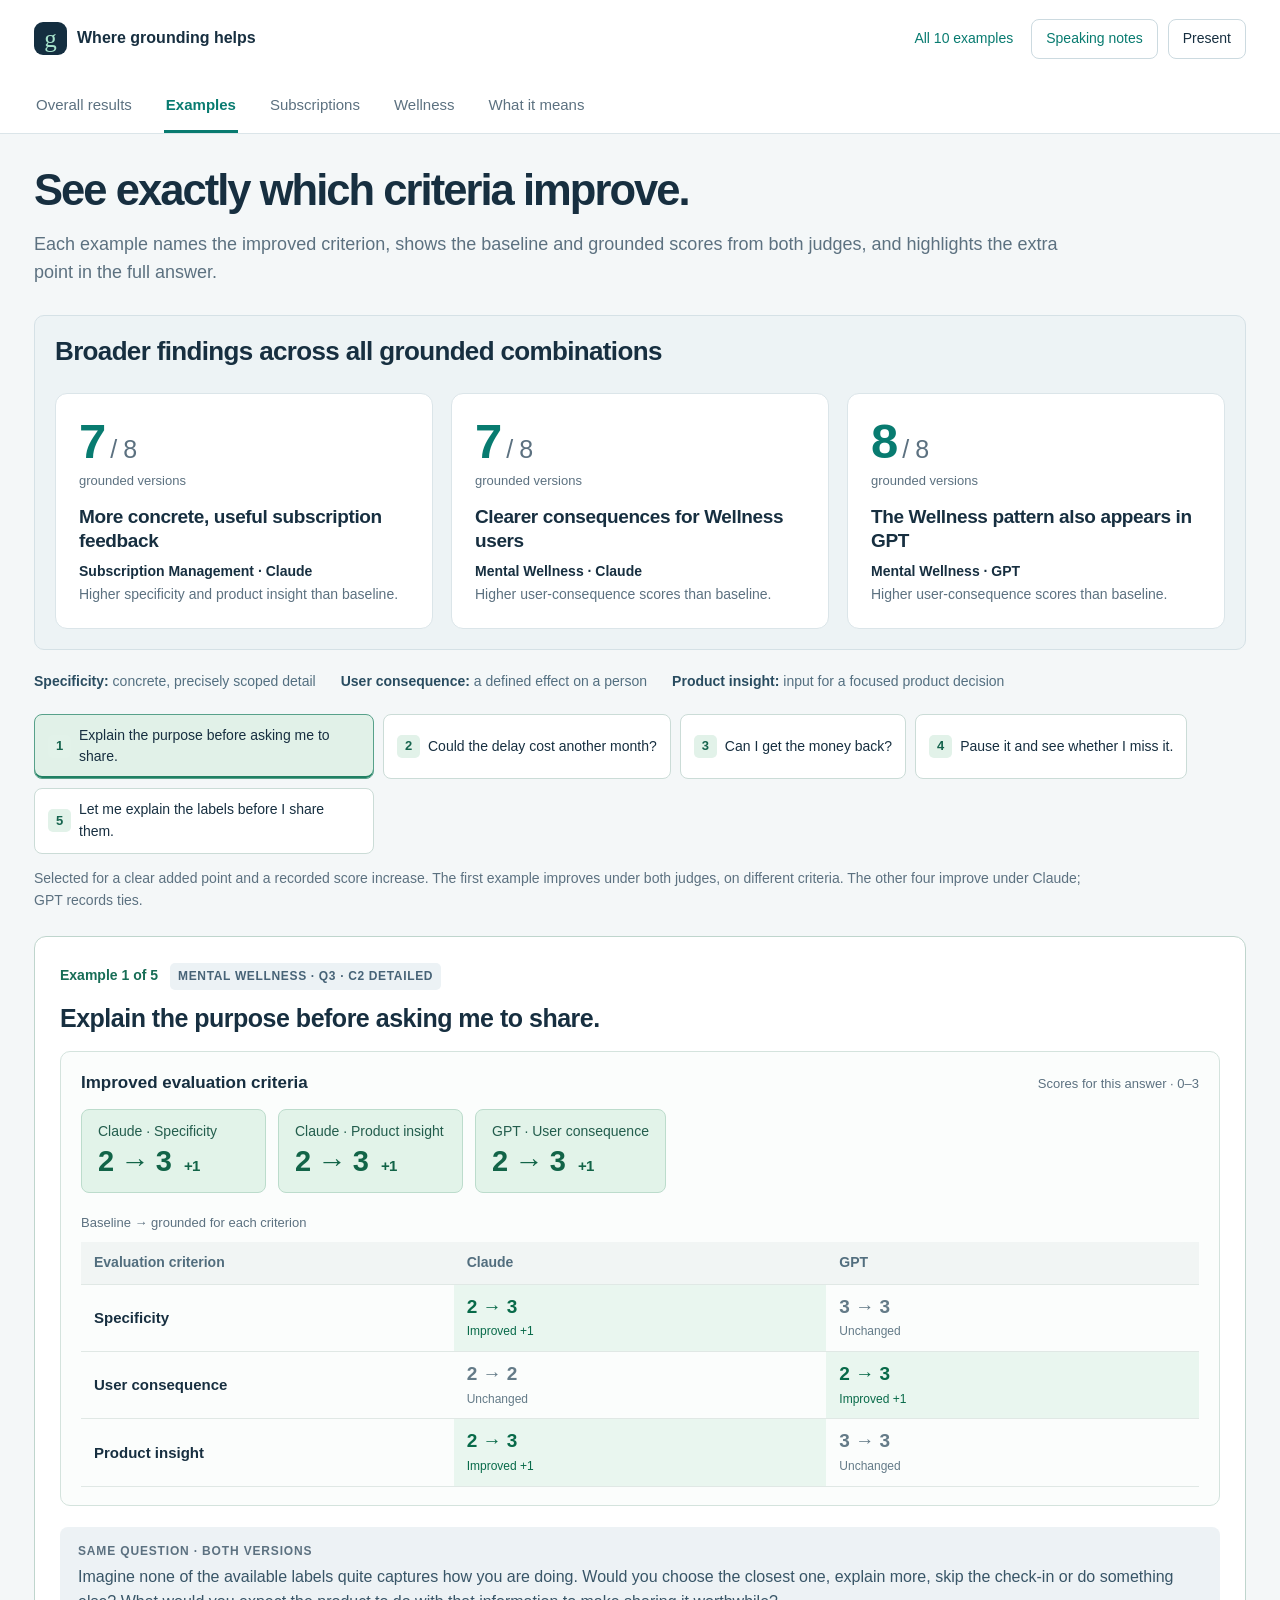
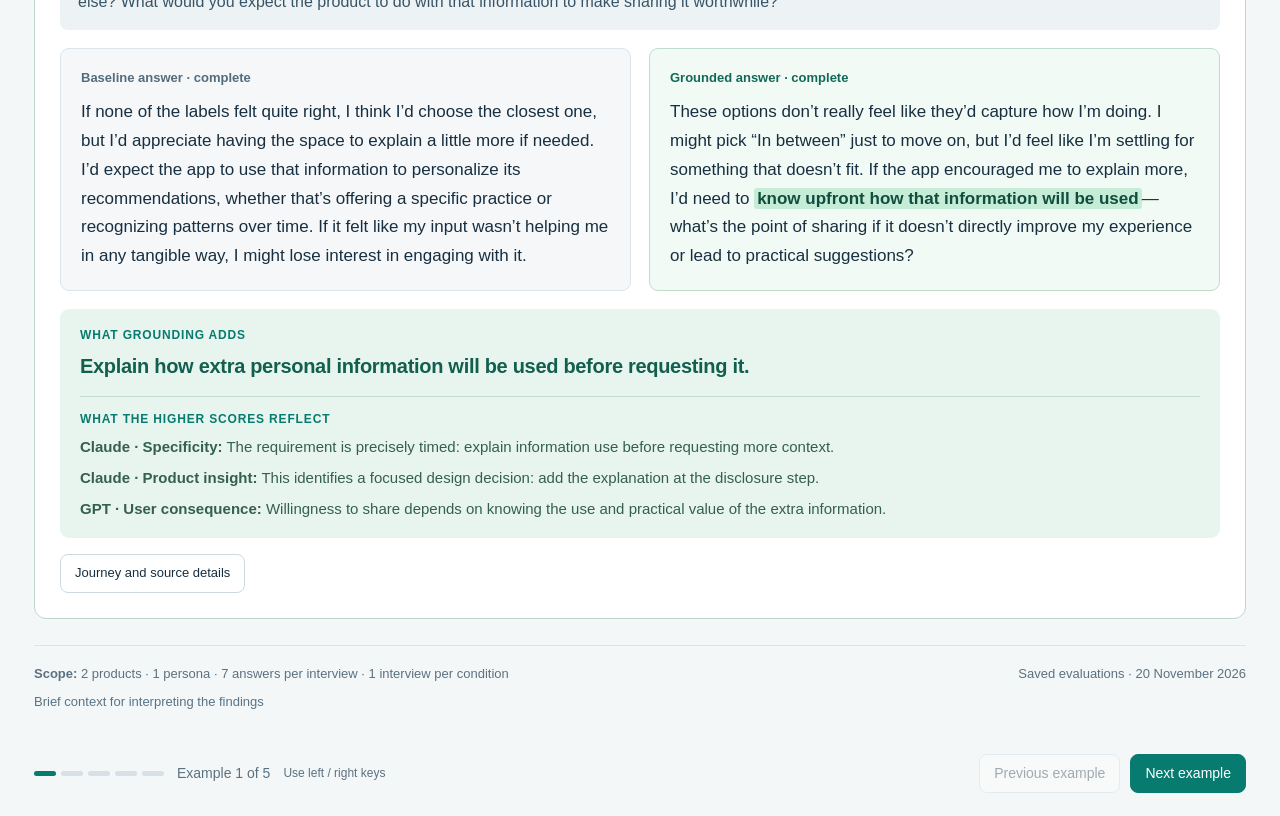
<file: v3_conversation_loop_evaluation/experiment_studio/analysis/pilot.html>
<!doctype html>
<html lang="en"><head><meta charset="utf-8"><meta name="viewport" content="width=device-width,initial-scale=1"><meta name="description" content="A short, evidence-led presentation of where emotionally grounded synthetic-user answers improve on baseline."><title>Where Grounding Helps | Research Findings</title>
<style>
:root{--ink:#172f40;--muted:#5c7180;--line:#dbe5e9;--teal:#087b70;--green:#e7f5ee;--navy:#142e40;--bg:#f4f7f8;--orange:#b45739;--white:#fff}*{box-sizing:border-box}body{margin:0;background:var(--bg);color:var(--ink);font:17px/1.55 -apple-system,BlinkMacSystemFont,"Segoe UI",Arial,sans-serif}button{font:inherit;cursor:pointer;color:inherit}a{color:var(--teal)}button:focus-visible,a:focus-visible,summary:focus-visible{outline:3px solid #2b79c2;outline-offset:4px}h1,h2,h3,p{margin:0}h1{font-size:clamp(34px,3.4vw,48px);font-weight:650;line-height:1.12;letter-spacing:-.045em;max-width:1000px}h2{font-size:26px;font-weight:650;line-height:1.22;letter-spacing:-.025em}h3{font-size:21px;font-weight:650;line-height:1.25;letter-spacing:-.02em}p{line-height:1.6}header{background:white;border-bottom:1px solid var(--line)}.header-inner{max-width:1320px;margin:auto;padding:19px 34px;display:flex;justify-content:space-between;align-items:center;gap:20px}.brand{display:flex;align-items:center;gap:10px;font-size:16px;font-weight:650}.brandmark{background:var(--navy);color:#a6e2cb;width:33px;height:33px;border-radius:9px;display:grid;place-items:center;font:25px Georgia,serif}.header-tools{display:flex;gap:10px;align-items:center}.button{display:inline-flex;align-items:center;justify-content:center;gap:8px;padding:9px 14px;border:1px solid #ccdae0;background:white;border-radius:8px;font-size:14px;text-decoration:none;line-height:1.4}.button:hover{background:#eef7f2;border-color:#96c3b5}.button.primary{background:var(--teal);color:white;border-color:var(--teal)}.button:disabled{cursor:default;opacity:.38}.text-button{background:none;border:0;font-size:14px;color:var(--teal);padding:8px}.topnav{max-width:1320px;margin:auto;padding:0 34px;display:flex;gap:30px;overflow-x:auto}.topnav button{border:0;border-bottom:3px solid transparent;background:transparent;padding:15px 2px 14px;white-space:nowrap;font-size:15px;color:var(--muted)}.topnav button[aria-selected=true]{border-color:var(--teal);color:var(--teal);font-weight:600}.page{max-width:1320px;margin:auto;padding:32px 34px 24px}.view[hidden]{display:none!important}.eyebrow{text-transform:uppercase;font-size:13px;letter-spacing:.12em;color:var(--teal);font-weight:650;margin-bottom:10px}.lead{font-size:18px;color:var(--muted);max-width:1040px;margin-top:15px}.metric-grid{display:grid;grid-template-columns:repeat(3,1fr);gap:18px;margin:25px 0}.metric{background:white;border:1px solid var(--line);border-radius:12px;padding:23px}.metric-number{font-size:49px;letter-spacing:-.05em;line-height:1;font-weight:650;color:var(--teal);font-variant-numeric:tabular-nums}.metric-unit{display:block;font-size:13px;letter-spacing:0;line-height:1.3;font-weight:400;color:var(--muted);margin-top:7px}.metric-number small{font-size:25px;font-weight:400;color:var(--muted);letter-spacing:-.02em}.metric h3{font-size:19px;margin-top:15px}.metric p{font-size:14px;color:var(--muted);margin-top:8px}.metric .who{color:var(--ink);font-weight:550}.claim{padding:18px 22px;border-left:3px solid var(--teal);border-radius:0 9px 9px 0;background:#e9f4ee;margin:22px 0;font-size:18px}.claim strong{font-weight:650}.panel{background:white;border:1px solid var(--line);border-radius:12px;padding:25px}.section-head{display:flex;justify-content:space-between;align-items:baseline;gap:20px;margin:28px 0 15px}.section-head p{font-size:14px;color:var(--muted)}.feature{display:grid;grid-template-columns:1.05fr 1fr;gap:30px;background:white;border:1px solid var(--line);border-radius:13px;padding:27px}.feature h3{font-size:25px;margin:10px 0 12px}.feature .feature-main{padding-top:3px}.context{font-size:13px;color:var(--muted);line-height:1.5}.tag{font-size:12px;font-weight:650;letter-spacing:.055em;text-transform:uppercase;padding:4px 8px;border-radius:5px;background:#ecf2f5;color:#476377;display:inline-block}.quote{margin:17px 0;padding:0 0 0 15px;border-left:3px solid #85bba8;font-size:17px;line-height:1.6}.quote-label,.label{font-size:12px;text-transform:uppercase;letter-spacing:.07em;color:var(--muted);font-weight:650;display:block;margin-bottom:7px}.baseline-summary{font-size:15px;color:#536d7e;margin:16px 0 0}.baseline-summary strong{font-weight:600;color:#405a6c}.extra{background:var(--green);padding:18px;border-radius:9px;margin-top:18px}.extra .label{color:var(--teal)}.extra p{font-size:19px;font-weight:600;line-height:1.45;color:#125f50;letter-spacing:-.015em}.why{font-size:15px;color:var(--muted);margin-top:12px}.feature .extra{margin-top:0;display:flex;flex-direction:column;justify-content:center;padding:25px}.feature .extra p{font-size:24px;line-height:1.35;letter-spacing:-.02em}.feature .extra .why{font-size:16px;font-weight:400;letter-spacing:0;color:#3f7063;margin-top:15px}.feature-actions{display:flex;gap:10px;align-items:center;margin-top:17px}.subtle{font-size:13px;color:var(--muted);margin-top:15px}.story-grid{display:grid;grid-template-columns:repeat(3,1fr);gap:18px}.story{display:flex;flex-direction:column;background:white;border:1px solid var(--line);border-radius:12px;padding:23px}.story h3{margin:12px 0 10px;font-size:23px}.story .quote{font-size:16px;margin-top:18px;margin-bottom:16px}.story .extra{margin-top:auto}.story .extra p{font-size:18px}.story .button{align-self:flex-start;margin-top:16px;font-size:13px}.score-strips{display:grid;grid-template-columns:1fr 1fr;gap:18px;margin:24px 0 20px}.strip{display:flex;gap:22px;align-items:center;padding:20px 23px;background:white;border:1px solid var(--line);border-radius:11px}.strip-title{font-size:16px;font-weight:600;margin-bottom:7px}.strip-copy{min-width:0;flex:1}.strip-total{font-size:34px;color:var(--teal);font-weight:650;letter-spacing:-.04em;white-space:nowrap;font-variant-numeric:tabular-nums}.strip-total span{font-size:20px;font-weight:400;color:var(--muted)}.marks{display:flex;gap:5px;margin-top:9px}.mark{height:12px;flex:1;max-width:37px;border-radius:3px;background:#e0e7eb}.mark.up{background:#188774}.strip .context{font-size:13px}.balance{border-left:3px solid #91a4b1;border-radius:0 8px 8px 0;background:#eaf0f4;padding:15px 19px;font-size:15px;color:#4d6577;margin:18px 0}.balance strong{color:var(--ink)}.candidate-grid{display:grid;grid-template-columns:1.18fr 1fr 1fr;gap:18px;margin-top:25px}.candidate{padding:25px;background:white;border:1px solid var(--line);border-radius:12px;display:flex;flex-direction:column}.candidate.well{border-color:#aacfbf;background:#eef8f2}.candidate h3{font-size:25px;margin:14px 0 10px}.candidate .mood{font-size:16px;color:var(--muted);margin-bottom:16px}.candidate .score-block{margin-top:auto;padding-top:16px;border-top:1px solid #cdddde}.score-line{display:flex;justify-content:space-between;align-items:baseline;gap:10px;margin:9px 0;font-size:15px}.score-line strong{font-size:23px;color:var(--teal);letter-spacing:-.03em;font-variant-numeric:tabular-nums}.candidate .why{font-size:14px}.takeaway{padding:26px 28px;background:var(--navy);color:white;border-radius:12px;margin:24px 0}.takeaway p{font-size:23px;line-height:1.4;letter-spacing:-.02em;max-width:1020px}.takeaway .label{color:#a1d8c3;margin-bottom:11px}.takeaway .minor{font-size:15px;color:#c2d3de;margin-top:13px;letter-spacing:0}.meaning-grid{display:grid;grid-template-columns:1fr 1fr;gap:23px;margin-top:21px}.meaning-grid h3{font-size:19px;margin-bottom:9px}.meaning-grid p{font-size:16px;color:var(--muted)}.scope{font-size:13px;color:var(--muted);padding:18px 0 0;border-top:1px solid var(--line);margin-top:26px}.scope summary{font-size:13px;color:#587386;cursor:pointer;display:inline-block}.scope details p{max-width:1000px;font-size:13px;margin-top:10px}.scope .scope-line{display:flex;gap:15px;justify-content:space-between;flex-wrap:wrap;margin-bottom:8px}.scope strong{font-weight:550}.page-controls{max-width:1320px;margin:0 auto;padding:18px 34px 23px;display:flex;justify-content:space-between;align-items:center;gap:15px}.page-controls .where{font-size:14px;color:var(--muted);display:flex;align-items:center;gap:13px}.progress{display:flex;gap:5px}.progress span{height:5px;width:22px;border-radius:4px;background:#d6e0e6}.progress span.current{background:var(--teal)}.control-buttons{display:flex;gap:10px}.presenting .header-inner{padding-top:12px;padding-bottom:12px}.presenting .brand{font-size:14px}.presenting .page{padding-top:27px}.presenting .scope{font-size:12px}.presenting .scope details{display:none}.presenting .library-trigger{display:none}.presenting .header-inner .text-button{display:none}dialog{border:0;border-radius:14px;padding:0;width:min(940px,94vw);max-height:91vh;color:var(--ink);box-shadow:0 30px 90px #10253655}dialog::backdrop{background:#142e40b3}.dialog-header{display:flex;align-items:flex-start;justify-content:space-between;gap:20px;padding:23px 27px;background:var(--navy);color:white;position:sticky;top:0;z-index:2}.dialog-header h2{font-size:24px}.dialog-header p{font-size:13px;color:#b9cfdb;margin-top:7px}.close{width:34px;height:34px;border:1px solid #8097a6;border-radius:7px;color:white;background:none;font-size:24px;line-height:1;flex-shrink:0}.dialog-body{padding:25px 27px}.full-answer{padding:20px;border:1px solid var(--line);border-radius:10px;margin-top:18px;background:#f6f8fa}.full-answer.grounded{background:#f0f8f3;border-color:#bbd8c9}.full-answer h3{font-size:17px;margin-bottom:10px}.full-answer p{font-size:16px;line-height:1.75}.question{font-size:15px;color:var(--muted);margin-top:15px}.library{display:grid;gap:20px}.library .story{padding:22px}.library .story .extra{margin-top:18px}.library .story h3{font-size:23px}.copy{margin-top:16px}.toast{position:fixed;bottom:23px;left:50%;transform:translateX(-50%);background:var(--navy);color:white;padding:11px 20px;border-radius:8px;z-index:90;font-size:14px;max-width:90vw;box-shadow:0 5px 20px #142e4022}.a11y{position:absolute;width:1px;height:1px;padding:0;margin:-1px;overflow:hidden;clip:rect(0,0,0,0);white-space:nowrap;border:0}.definition{font-size:13px;color:var(--muted);margin-top:17px}.evidence-meta{font-size:12px;color:var(--muted);padding-top:15px;overflow-wrap:anywhere}.score-note{font-size:14px;color:var(--muted);margin-top:15px}.notes{max-width:1000px}.hint{font-size:12px;color:var(--muted)}
@media(min-width:1500px){.page{padding-top:40px}.lead{font-size:20px}.story h3{font-size:24px}.story .quote{font-size:17px}.story .extra p{font-size:19px}}
@media(max-width:1000px){.story-grid{grid-template-columns:1fr}.story{display:grid;grid-template-columns:1.15fr 1fr;column-gap:25px}.story .story-text{grid-column:1}.story .extra{grid-column:2;grid-row:1;align-self:stretch;display:flex;flex-direction:column;justify-content:center;margin:0}.story .button{grid-column:1/3;margin-top:15px}.story h3{font-size:23px}.candidate-grid{grid-template-columns:1fr}.candidate .score-block{margin-top:14px}.metric h3{font-size:17px}.header-inner,.topnav{padding-left:25px;padding-right:25px}.page{padding-left:25px;padding-right:25px}.feature{gap:23px}.feature .extra p{font-size:22px}.page-controls{padding-left:25px;padding-right:25px}}
@media(max-width:700px){body{font-size:16px}.header-inner{padding:15px 18px}.brand{font-size:14px}.brandmark{width:29px;height:29px}.header-tools{gap:5px}.header-tools .button{padding:8px 10px;font-size:12px}.header-tools .text-button{font-size:12px}.topnav{padding:0 18px;gap:22px}.topnav button{font-size:14px;padding-top:12px;padding-bottom:11px}.page{padding:26px 18px 15px}.lead{font-size:17px}.eyebrow{font-size:12px}.metric-grid{grid-template-columns:1fr;gap:11px;margin:22px 0}.metric{padding:18px 20px;display:grid;grid-template-columns:95px 1fr;column-gap:15px;align-items:center}.metric-number{grid-row:1/3;font-size:42px}.metric h3{margin-top:0;font-size:18px}.metric p{font-size:13px;margin-top:5px}.feature{grid-template-columns:1fr;padding:22px;gap:20px}.feature .extra{padding:21px}.feature .extra p{font-size:22px}.section-head{align-items:flex-start;flex-direction:column;gap:8px;margin-top:25px}.section-head h2{font-size:24px}.score-strips{grid-template-columns:1fr;gap:12px}.strip{padding:18px 20px}.story{display:flex;padding:22px}.story .extra{margin-top:6px;display:block}.story .button{align-self:flex-start}.meaning-grid{grid-template-columns:1fr;gap:17px}.candidate{padding:23px}.takeaway{padding:23px}.takeaway p{font-size:22px}.scope{margin-top:23px}.scope .scope-line{gap:7px}.page-controls{padding:15px 18px 22px}.page-controls .where{font-size:13px;gap:8px}.progress span{width:15px}.control-buttons .button{padding:9px 12px;font-size:13px}.dialog-header,.dialog-body{padding:21px}.dialog-header h2{font-size:22px}.full-answer{padding:17px}.library .story{display:flex}.hint{display:none}.presenting .page{padding-top:24px}}
@media print{header,.page-controls,.button,.text-button,.scope details{display:none!important}.view[hidden]{display:block!important}.view{break-after:page;margin-top:22px}.page{padding:0}body{background:white;font-size:14px}.metric-grid{grid-template-columns:repeat(3,1fr)}.feature{grid-template-columns:1fr 1fr}.story-grid{grid-template-columns:repeat(3,1fr)}.story{display:flex;break-inside:avoid;padding:16px}.story .extra{margin-top:auto}.story h3{font-size:19px}.story .quote{font-size:14px}.story .extra p{font-size:16px}.candidate-grid{grid-template-columns:repeat(3,1fr)}.takeaway{background:#edf4f1;color:var(--ink)}.takeaway .minor{color:var(--muted)}.toast,dialog{display:none}}

/* Paired evidence: one shared question, matched answer columns, explicit added point. */
.story-grid{grid-template-columns:1fr;gap:22px}.story.comparison-story,.feature.comparison-story{display:block;padding:25px}.comparison-story h3{margin:13px 0 16px;font-size:25px}.shared-question{background:#edf2f5;border-radius:8px;padding:15px 18px;margin:15px 0 18px}.shared-question .label{font-size:12px;margin-bottom:5px}.shared-question p{font-size:16px;line-height:1.55;color:#385567}.answer-comparison{display:grid;grid-template-columns:1fr 1fr;gap:18px;align-items:stretch}.answer-box{padding:19px 20px;background:#f5f7f9;border:1px solid #dce5eb;border-radius:9px}.answer-box.grounded{background:#f2faf5;border-color:#bfdccd}.answer-label{display:block;font-size:13px;font-weight:650;color:#526c7e;margin-bottom:10px}.grounded .answer-label{color:#126958}.answer-box p{font-size:17px;line-height:1.65}.answer-box mark{background:#c5ecd6;color:#104d3e;padding:1px 3px;border-radius:3px;box-decoration-break:clone;-webkit-box-decoration-break:clone;font-weight:600}.comparison-story .extra,.feature.comparison-story .extra{display:block;margin-top:18px;padding:17px 20px}.comparison-story .extra p,.feature.comparison-story .extra p{font-size:20px;line-height:1.45}.comparison-story .extra .why{font-size:15px;font-weight:400;color:#466e62;margin-top:10px}.comparison-story .button{margin-top:16px}.dialog-body>.extra{margin-top:18px}.dialog-body .answer-box p{font-size:16px}.library .story.comparison-story{display:block}.library .story.comparison-story .extra{margin-top:18px}
@media(max-width:700px){.answer-comparison{grid-template-columns:1fr;gap:12px}.story.comparison-story,.feature.comparison-story{padding:20px}.comparison-story h3{font-size:23px}.shared-question{padding:14px}.answer-box{padding:17px}.answer-box p{font-size:16px}.comparison-story .extra p,.feature.comparison-story .extra p{font-size:19px}.comparison-story .extra{padding:17px}.dialog-body .answer-comparison{grid-template-columns:1fr}}
@media print{.story-grid{grid-template-columns:1fr}.answer-comparison{grid-template-columns:1fr 1fr}.story.comparison-story{break-inside:avoid}.comparison-story .answer-box p{font-size:14px}.comparison-story .extra p{font-size:17px}}

.trajectory{margin:15px 0 20px;padding-top:2px}.trajectory-label{display:block;font-size:13px;font-weight:600;color:#4c6b7b;margin-bottom:13px}.trajectory-plot{display:grid;grid-template-columns:64px minmax(0,1fr);gap:8px}.trajectory-y{height:170px;display:flex;flex-direction:column;justify-content:space-between;font-size:12px;line-height:1.25;color:#657e8e;padding:0 0 0 1px}.trajectory-y span:nth-child(2){transform:translateY(-1px)}.trajectory-chart{min-width:0}.trajectory-chart svg{width:100%;height:170px;display:block;overflow:visible}.trajectory-x{display:flex;justify-content:space-between;font-size:13px;color:#536f80;margin-top:8px;padding:0 1px}.trajectory-x .selected{font-weight:700;color:#125e4d}.trajectory-description{font-size:16px;line-height:1.55;margin-top:17px;color:#244858}.trajectory-states{font-size:14px;line-height:1.6;margin-top:9px;color:#5b7484}.trajectory-scope{font-size:13px;line-height:1.6;color:#637d8d;margin-top:12px}.journey-references{background:#fff;border:1px solid var(--line);border-radius:12px;margin:20px 0 24px;padding:22px}.journey-references>summary{font-size:18px;font-weight:600;cursor:pointer;color:#23485b}.journey-intro{font-size:14px;color:var(--muted);margin-top:10px}.journey-reference-grid{display:grid;grid-template-columns:repeat(3,minmax(0,1fr));gap:22px;margin-top:21px}.journey-reference-grid.single{grid-template-columns:1fr;max-width:760px}.journey-reference h3{font-size:18px;margin-bottom:12px}.journey-reference .trajectory{margin-bottom:0}.candidate .trajectory{width:100%;margin-bottom:20px}.candidate .trajectory-description{font-size:15px}.candidate .trajectory-states{font-size:13px}.source-journey{padding:20px;background:#f5f9fa;border:1px solid var(--line);border-radius:10px;margin-bottom:22px}.source-journey h3{font-size:20px}.source-journey .trajectory{max-width:710px}.example-trajectory{margin-top:20px;padding-top:17px;border-top:1px solid var(--line)}.example-trajectory summary{font-size:15px;font-weight:600;color:#22665a;cursor:pointer}.example-trajectory .trajectory{max-width:760px}.answer-box p{font-size:17px;line-height:1.7}.score-block{min-width:0}.candidate{min-width:0}
@media(max-width:1000px){.journey-reference-grid{grid-template-columns:1fr;gap:25px}.journey-reference{max-width:740px}.candidate .trajectory{max-width:740px}}
@media(max-width:700px){.trajectory-description{font-size:16px}.trajectory-states{font-size:14px}.journey-references{padding:18px}.trajectory-plot{grid-template-columns:55px minmax(0,1fr);gap:6px}.trajectory-chart svg,.trajectory-y{height:150px}.trajectory-y{font-size:12px}.source-journey{padding:17px}.answer-box p{font-size:16px}}
@media print{.journey-reference-grid{grid-template-columns:repeat(3,minmax(0,1fr))}.journey-reference,.trajectory{break-inside:avoid}.example-trajectory{display:none}}

.criterion-definitions{display:flex;gap:14px 25px;flex-wrap:wrap;font-size:14px;color:#536f80;margin:21px 0}.criterion-definitions strong{color:#294c60}.present-order{display:flex;gap:9px;flex-wrap:wrap;margin:21px 0 12px}.present-order button{display:flex;align-items:center;gap:8px;text-align:left;background:white;border:1px solid #cbdcd7;border-radius:8px;padding:10px 13px;font-size:14px;max-width:340px}.present-order button:hover{background:#edf7f1}.present-order button>span{display:grid;place-items:center;background:#e2f2e9;color:#16644e;width:23px;height:23px;border-radius:5px;flex-shrink:0;font-size:13px;font-weight:650}.selection-note{font-size:14px;color:var(--muted);max-width:1050px;margin:13px 0 25px}.featured-examples{display:grid;gap:28px}.featured-examples .comparison-story{scroll-margin-top:25px;border-color:#bfd5cd}.presentation-position{display:inline-block;margin-right:12px;font-size:14px;font-weight:650;color:#176d56}.score-evidence{border:1px solid #d4e3dd;background:#fbfdfc;border-radius:10px;padding:18px 20px;margin:17px 0 21px}.score-evidence-title{display:flex;justify-content:space-between;gap:15px;align-items:baseline;margin-bottom:13px}.score-evidence-title>strong{font-size:17px}.score-evidence-title>span{font-size:13px;color:var(--muted)}.gain-badges{display:flex;gap:12px;flex-wrap:wrap;margin-bottom:15px}.gain-badge{background:#e2f3e9;border:1px solid #bcdccc;border-radius:8px;padding:11px 16px;min-width:185px}.gain-badge>span{display:block;font-size:14px;color:#235d4d}.gain-badge>strong{display:block;font-size:29px;color:#126448;line-height:1.3;letter-spacing:-.03em;font-variant-numeric:tabular-nums}.gain-badge small{font-size:15px;margin-left:13px;font-weight:550}.paired-scores{width:100%;border-collapse:collapse;table-layout:fixed;font-size:15px}.paired-scores caption{text-align:left;color:var(--muted);font-size:13px;margin:5px 0 9px}.paired-scores th,.paired-scores td{padding:10px 13px;text-align:left;border-bottom:1px solid #e0e8e5}.paired-scores thead th{font-size:14px;color:#526e7e;font-weight:550;background:#f1f5f4}.paired-scores tbody th{font-size:15px;font-weight:550;width:40%}.paired-scores td>strong{display:block;font-size:19px;font-variant-numeric:tabular-nums;line-height:1.3;font-weight:600}.paired-scores td>span{display:block;font-size:12px;margin-top:3px}.paired-scores .score-up{color:#086a49;background:#e9f6ef}.paired-scores .score-tie{color:#647b88}.paired-scores .score-down{color:#a34c32;background:#fbefe9}.tie-note{font-size:14px;color:#5d7483;margin-bottom:14px}.gain-reasons{margin-top:15px;padding-top:13px;border-top:1px solid #c0ddce}.gain-reasons p,.comparison-story .extra .gain-reasons p,.feature.comparison-story .extra .gain-reasons p{font-size:15px;font-weight:400;line-height:1.6;margin-top:7px;color:#345f51;letter-spacing:0}.gain-reasons p>strong{font-weight:650}.broader-findings{margin-top:28px;padding:20px;background:#edf3f5;border:1px solid #d5e1e6;border-radius:10px}.broader-findings>summary{font-size:17px;font-weight:600;cursor:pointer}.broader-findings .metric-grid{margin-bottom:0}.notes-link{white-space:nowrap}
@media(max-width:700px){.criterion-definitions{display:grid;gap:9px}.present-order{display:grid;grid-template-columns:1fr}.present-order button{max-width:none;font-size:14px}.score-evidence{padding:15px 13px}.score-evidence-title{align-items:flex-start;flex-direction:column;gap:5px}.gain-badges{gap:9px}.gain-badge{min-width:0;flex:1 1 170px;padding:10px 13px}.paired-scores th,.paired-scores td{padding:9px 6px}.paired-scores tbody th{font-size:13px}.paired-scores td>strong{font-size:19px}.paired-scores thead th{font-size:13px}.paired-scores td>span{font-size:11px}.presentation-position{display:block;margin-bottom:9px}.header-inner{gap:10px}.brand{min-width:0}.header-tools{flex-shrink:0}.header-tools .notes-link{font-size:12px;padding:8px}.header-tools .text-button{display:none}}
.featured-examples .comparison-story[hidden]{display:none!important}.present-order button[aria-pressed=true]{background:#e1f1e8;border-color:#57a18a;box-shadow:inset 0 -2px #208063}
.overall-scope{display:flex;gap:18px 30px;flex-wrap:wrap;margin:24px 0;padding:18px 22px;border:1px solid var(--line);border-radius:10px;background:#fff}.overall-scope span{font-size:14px;color:#5b7483}.overall-scope strong{font-size:24px;color:var(--ink);margin-right:6px;font-variant-numeric:tabular-nums}.overall-finding-grid{display:grid;grid-template-columns:1fr 1fr;gap:20px;margin-bottom:26px}.overall-finding-grid h2{font-size:25px;margin:13px 0}.overall-finding-grid p{font-size:16px;color:#4c687a;margin-top:12px}.overall-table-scroll{overflow-x:auto;background:#fff;border:1px solid var(--line);border-radius:11px;margin:15px 0 22px}.overall-table{width:100%;border-collapse:collapse;min-width:650px;font-size:15px}.overall-table caption{text-align:left;padding:15px 18px;font-size:13px;color:#5d7585;caption-side:bottom}.overall-table thead th{text-align:left;background:#eaf0f3;color:#36586b;font-weight:600;font-size:14px;padding:14px 17px}.overall-table tbody th{text-align:left;width:31%;padding:15px 17px;font-size:15px;font-weight:550;border-bottom:1px solid #e0e8ed}.overall-table td{padding:13px 17px;border-bottom:1px solid #e0e8ed;vertical-align:middle}.overall-sub{display:block;font-size:13px;font-weight:400;color:#66808f;margin-top:4px}.overall-judge{display:block;margin-top:7px;font-size:14px;font-weight:600;color:#31566a}.overall-count strong{display:block;color:#126d53;font-size:20px;font-weight:650;font-variant-numeric:tabular-nums}.overall-count span{display:block;color:#627b8b;font-size:13px;margin-top:3px}.overall-means td strong{display:block;font-size:16px;font-weight:600;font-variant-numeric:tabular-nums;white-space:nowrap}.overall-means td span{display:block;font-size:13px;margin-top:4px;font-variant-numeric:tabular-nums}.overall-means .overall-up{background:#eaf6ee;color:#146a50}.overall-means .overall-down{background:#fbeee8;color:#a25136}.overall-means .overall-tie{color:#647c8a}.overall-group-start th,.overall-group-start td{border-top:2px solid #d1dfe5}.overall-reading{padding:24px;background:#edf5f1;border:1px solid #d0e4d9;border-radius:11px;margin:25px 0}.overall-reading h2{font-size:23px;margin-bottom:15px}.overall-reading p{font-size:16px;color:#345e51;margin-top:13px;line-height:1.65}.overall-detail{background:white;border:1px solid var(--line);padding:20px 22px;margin:17px 0;border-radius:10px}.overall-detail>summary{font-size:17px;font-weight:600;color:#28596a;cursor:pointer}.overall-detail h3{margin-top:24px}.overall-limits{padding-top:19px;margin-top:25px;border-top:1px solid var(--line)}.overall-limits h3{font-size:18px}.overall-limits p{font-size:14px;color:#5d7584;margin-top:11px;line-height:1.65}
@media(max-width:900px){.overall-finding-grid{grid-template-columns:1fr}.overall-scope{gap:12px 20px}.overall-table td,.overall-table tbody th,.overall-table thead th{padding:12px 13px}}
@media(max-width:700px){.overall-scope{padding:16px;gap:12px 18px}.overall-scope strong{font-size:22px}.overall-reading{padding:20px}.overall-detail{padding:18px}.overall-finding-grid h2{font-size:24px}}
.overall-count strong.no-gain{color:#647c8a}</style></head><body>
<header><div class="header-inner"><div class="brand"><div class="brandmark">g</div>Where grounding helps</div><div class="header-tools"><button class="text-button library-trigger" id="library-btn">All 10 examples</button><a class="button notes-link" href="speaking-script.html" target="_blank" rel="noopener">Speaking notes</a><button class="button" id="present-btn" aria-pressed="false">Present</button></div></div><nav class="topnav" role="tablist" aria-label="Presentation sections"><button id="tab-overall" role="tab" aria-selected="false" tabindex="-1" aria-controls="view-overall" data-tab="overall">Overall results</button><button id="tab-overview" role="tab" aria-selected="true" aria-controls="view-overview" data-tab="overview">Examples</button><button id="tab-subscriptions" role="tab" aria-selected="false" tabindex="-1" aria-controls="view-subscriptions" data-tab="subscriptions">Subscriptions</button><button id="tab-wellness" role="tab" aria-selected="false" tabindex="-1" aria-controls="view-wellness" data-tab="wellness">Wellness</button><button id="tab-takeaway" role="tab" aria-selected="false" tabindex="-1" aria-controls="view-takeaway" data-tab="takeaway">What it means</button></nav></header>
<main class="page"><section class="view" id="view-overall" role="tabpanel" aria-labelledby="tab-overall" hidden><div class="eyebrow">Baseline vs grounded · complete matched comparison</div><h1>The clearest shared gains are in Mental Wellness.</h1><p class="lead">Grounding improves specific product-quality measures. The benefit depends on the product, emotional journey and judge; it is not uniform across every evaluation parameter.</p><div class="overall-scope"><span><strong>2</strong> product scenarios</span><span><strong>18</strong> matched conditions</span><span><strong>126</strong> answers</span><span><strong>2</strong> LLM judges</span><span><strong>1</strong> persona identity</span></div><div class="overall-finding-grid"><article class="panel"><span class="tag">Subscription Management</span><h2>Claude sees broader specificity and insight gains.</h2><p>Seven of eight grounded combinations score higher than baseline on both specificity and product insight. User consequence improves in five, ties in two and falls in one.</p><p><strong>GPT’s baseline is already 3.00</strong> on all three product-quality criteria. Specificity and insight tie across all eight versions; user consequence ties in four and falls in four.</p></article><article class="panel"><span class="tag">Mental Wellness</span><h2>User consequence improves under both judges.</h2><p>Claude rates seven of eight grounded combinations above baseline on user consequence; GPT rates all eight above it. Specificity and product insight also improve in several combinations.</p><p><strong>C2 detailed is the strongest shared candidate:</strong> above baseline on all three product-quality criteria under both judges, with the largest user-consequence gain.</p></article></div><div class="section-head"><h2>Which criteria improve across the eight versions?</h2><p>Each cell counts grounded conditions relative to its product baseline</p></div><div id="overall-counts"></div><div class="section-head"><h2>Standout combinations and the size of their gains</h2><p>Seven-answer means · baseline → grounded · Δ in score points</p></div><div id="overall-standouts"></div><div class="overall-reading"><h2>What the pattern tells us</h2><p><strong>Wellness C2 detailed:</strong> user consequence increases by 0.86 under Claude and 0.71 under GPT. Both also rate its specificity and insight above baseline.</p><p><strong>Subscription C3 detailed:</strong> Claude’s largest specificity gain, +0.57, and a joint-highest product-insight score. <strong>C4 detailed:</strong> Claude’s largest user-consequence gain, +0.43. <strong>C1 detailed</strong> is another balanced candidate, with higher means on all three product-quality criteria.</p><p><strong>No universal journey winner:</strong> C3 is promising for Subscription specificity but does not show consistent product-quality benefits in Wellness. Detailed grounding also does not beat brief grounding on every measure.</p><p><strong>Other criteria are mixed:</strong> conversation consistency ties baseline in every combination. Wellness contextual responsiveness does not improve consistently; GPT records four ties and four lower means. Product-quality gains should therefore be described criterion by criterion.</p></div><details class="overall-detail"><summary>All eight grounded combinations: means and gains for both judges</summary><div id="overall-all-conditions"></div></details><details class="overall-detail"><summary>Other evaluation parameters: higher, tied and lower counts</summary><div id="overall-other-counts"></div></details><div class="overall-limits"><h3>Basis for the comparison</h3><p>One baseline and eight grounded combinations per product: four journeys × brief or detailed, each with seven answers and the same full biography. The two short-biography runs are excluded. Each condition has one saved interview; these are descriptive findings, not independent replications or significance tests. Brief and detailed configurations change both behavioural instructions and journey delivery.</p><p>Saved judge identifiers: <strong>claude-opus-5-5-fast</strong> and <strong>gpt-6.1-sol</strong>. The same 126 answers are scored by both judges. Conversation-consistency means exclude Q1, so they use six applicable answers.</p></div></section>
<section class="view" id="view-overview" role="tabpanel" aria-labelledby="tab-overview"><h1>See exactly which criteria improve.</h1><p class="lead">Each example names the improved criterion, shows the baseline and grounded scores from both judges, and highlights the extra point in the full answer.</p><section class="broader-findings" aria-label="Broader findings"><h2>Broader findings across all grounded combinations</h2><div class="metric-grid" id="headline-metrics"></div></section><div class="criterion-definitions"><span><strong>Specificity:</strong> concrete, precisely scoped detail</span><span><strong>User consequence:</strong> a defined effect on a person</span><span><strong>Product insight:</strong> input for a focused product decision</span></div><div class="present-order" id="presentation-order" aria-label="Jump to a presentation example"></div><p class="selection-note">Selected for a clear added point and a recorded score increase. The first example improves under both judges, on different criteria. The other four improve under Claude; GPT records ties.</p><div class="featured-examples" id="opening-example"></div></section>
<section class="view" id="view-subscriptions" role="tabpanel" aria-labelledby="tab-subscriptions" hidden><div class="eyebrow">Subscription Management · Claude scores</div><h1>Grounded answers reveal needs the baseline answer misses.</h1><p class="lead">Seven of eight grounded combinations score above baseline on <strong>both specificity and product insight</strong>. The remaining combination ties on both measures.</p><div class="score-strips" id="sub-strips"></div><div class="section-head"><h2>Three concrete additions</h2><p>Complete answers, with the added point highlighted</p></div><details class="journey-references" open><summary>See the emotional trajectories behind these examples</summary><p class="journey-intro">Saved source profiles, shown on the same −3 to +3 emotional scale. These are not judge scores or measured emotions in the generated answers.</p><div class="journey-reference-grid" id="subscription-journeys"></div><p class="trajectory-scope">Brief uses an opening state plus broad rules. Detailed also supplies the full sequence and question-specific states.</p></details><div class="story-grid" id="subscription-stories"></div><div class="balance"><strong>The judge distinction:</strong> GPT already gives the Subscription baseline 3.00 out of 3 on all three product-quality measures, so it shows no improvement on those measures. The gains above are Claude’s assessment.</div></section>
<section class="view" id="view-wellness" role="tabpanel" aria-labelledby="tab-wellness" hidden><div class="eyebrow">Mental Wellness · agreement across judges</div><h1>Grounding makes the consequences for users clearer.</h1><p class="lead">Both judges see broader improvements here. The strongest shared combination is <strong>C2 detailed</strong>: a cautious, guarded journey that ends fed up.</p><div class="score-strips" id="well-strips"></div><div class="section-head"><h2>What could make a user leave, share or return?</h2><p>All three examples below come from C2 detailed</p></div><details class="journey-references" open><summary>See the C2 emotional trajectory behind these examples</summary><p class="journey-intro">Saved source profile, not a judge score or a measurement of the generated answers.</p><div class="journey-reference-grid single" id="wellness-journeys"></div></details><div class="story-grid" id="wellness-stories"></div><p class="subtle">Each of these examples receives a higher Claude user-consequence score than its matching baseline answer. GPT scores these particular pairs equally, despite its broader gains across Wellness conditions.</p></section>
<section class="view" id="view-takeaway" role="tabpanel" aria-labelledby="tab-takeaway" hidden><div class="eyebrow">What the findings suggest</div><h1>Some grounding combinations are especially promising.</h1><p class="lead">The strongest candidate depends on the product and the kind of improvement we care about. Product-quality scores are out of 3; the graphs show separate emotional reference trajectories.</p><div class="candidate-grid" id="candidate-cards"></div><div class="takeaway"><span class="label">The message to take away</span><p>In these interviews, grounding helps surface concrete risks, boundaries and product needs that a baseline answer can leave unstated.</p><p class="minor">The anecdotes show what the extra value looks like: refund eligibility, another month’s bill, a temporary pause, or a clearer boundary around personal information.</p></div><div class="meaning-grid"><div><h3>Encouraging evidence</h3><p>We have specific combinations that outperform their baselines, and actual answer examples that make the gains understandable.</p></div><div><h3>A focused next step</h3><p>Repeat the most promising combinations across more interviews and personas to see whether these gains hold.</p></div></div></section>
<div class="scope"><div class="scope-line"><span><strong>Scope:</strong> 2 products · 1 persona · 7 answers per interview · 1 interview per condition</span><span>Saved evaluations · 20 November 2026</span></div><details><summary>Brief context for interpreting the findings</summary><p>There are 18 matched conditions: one baseline and eight grounded combinations per product (four journeys × brief or detailed). Each condition has one saved interview. These are descriptive results, not proof of a general or causal effect. Brief and detailed combinations change both behavioural instructions and journey delivery. Scores are on a 0–3 scale. The anecdotes are selected same-question comparisons, not a count of how often grounding helps. A point absent from the matching baseline answer may appear elsewhere in the baseline interview.</p></details></div>
</main><footer class="page-controls"><div class="where"><div class="progress" id="progress" aria-hidden="true"></div><span id="page-position">1 of 4</span><span class="hint">Use left / right keys</span></div><div class="control-buttons"><button class="button" id="previous-btn" disabled>Previous</button><button class="button primary" id="next-btn">Next</button></div></footer>
<dialog id="evidence-dialog" aria-labelledby="dialog-title"><div class="dialog-header"><div><h2 id="dialog-title">Supporting example</h2><p id="dialog-context"></p></div><button class="close" id="close-dialog" aria-label="Close supporting examples">×</button></div><div class="dialog-body" id="dialog-content"></div></dialog><div class="toast" id="toast" role="status" hidden></div>
<script id="dashboard-data" type="application/json">{"date":"20 November 2026","runs":[{"id":"C1_sub_coarse_full","product":"sub","journey":"C1","detail":"brief","timing":"opening","baseline":false,"scores":{"Claude":{"specificity":2.4285714285714284,"consequence":2,"insight":2.4285714285714284,"persona":3,"conversation":3,"likeness":3,"context":2.7142857142857144},"GPT":{"specificity":3,"consequence":2.857142857142857,"insight":3,"persona":3,"conversation":3,"likeness":3,"context":3}}},{"id":"C1_sub_fine_full","product":"sub","journey":"C1","detail":"detailed","timing":"full","baseline":false,"scores":{"Claude":{"specificity":2.7142857142857144,"consequence":2.4285714285714284,"insight":2.857142857142857,"persona":3,"conversation":3,"likeness":3,"context":2.7142857142857144},"GPT":{"specificity":3,"consequence":2.857142857142857,"insight":3,"persona":3,"conversation":3,"likeness":3,"context":2.5714285714285716}}},{"id":"C1_wellness_coarse_full","product":"well","journey":"C1","detail":"brief","timing":"opening","baseline":false,"scores":{"Claude":{"specificity":2.142857142857143,"consequence":2.142857142857143,"insight":2.2857142857142856,"persona":3,"conversation":3,"likeness":3,"context":2.7142857142857144},"GPT":{"specificity":2.857142857142857,"consequence":2.857142857142857,"insight":2.857142857142857,"persona":3,"conversation":3,"likeness":3,"context":2.857142857142857}}},{"id":"C1_wellness_fine_full","product":"well","journey":"C1","detail":"detailed","timing":"full","baseline":false,"scores":{"Claude":{"specificity":2.2857142857142856,"consequence":2.142857142857143,"insight":2.4285714285714284,"persona":3,"conversation":3,"likeness":3,"context":2.857142857142857},"GPT":{"specificity":2.7142857142857144,"consequence":2.857142857142857,"insight":2.7142857142857144,"persona":3,"conversation":3,"likeness":3,"context":3}}},{"id":"C2_sub_coarse_full","product":"sub","journey":"C2","detail":"brief","timing":"opening","baseline":false,"scores":{"Claude":{"specificity":2.7142857142857144,"consequence":2.2857142857142856,"insight":2.5714285714285716,"persona":3,"conversation":3,"likeness":3,"context":2.857142857142857},"GPT":{"specificity":3,"consequence":2.7142857142857144,"insight":3,"persona":3,"conversation":3,"likeness":3,"context":2.857142857142857}}},{"id":"C2_sub_fine_full","product":"sub","journey":"C2","detail":"detailed","timing":"full","baseline":false,"scores":{"Claude":{"specificity":2.7142857142857144,"consequence":2.142857142857143,"insight":2.7142857142857144,"persona":3,"conversation":3,"likeness":3,"context":2.7142857142857144},"GPT":{"specificity":3,"consequence":2.7142857142857144,"insight":3,"persona":3,"conversation":3,"likeness":3,"context":2.7142857142857144}}},{"id":"C2_wellness_coarse_full","product":"well","journey":"C2","detail":"brief","timing":"opening","baseline":false,"scores":{"Claude":{"specificity":2.4285714285714284,"consequence":2,"insight":2.7142857142857144,"persona":3,"conversation":3,"likeness":3,"context":2.857142857142857},"GPT":{"specificity":2.7142857142857144,"consequence":2.857142857142857,"insight":2.857142857142857,"persona":3,"conversation":3,"likeness":3,"context":2.857142857142857}}},{"id":"C2_wellness_fine_full","product":"well","journey":"C2","detail":"detailed","timing":"full","baseline":false,"scores":{"Claude":{"specificity":2.7142857142857144,"consequence":2.5714285714285716,"insight":2.7142857142857144,"persona":3,"conversation":3,"likeness":3,"context":2.857142857142857},"GPT":{"specificity":3,"consequence":3,"insight":3,"persona":3,"conversation":3,"likeness":3,"context":3}}},{"id":"C3_sub_coarse_full","product":"sub","journey":"C3","detail":"brief","timing":"opening","baseline":false,"scores":{"Claude":{"specificity":2.7142857142857144,"consequence":2.2857142857142856,"insight":2.857142857142857,"persona":3,"conversation":3,"likeness":3,"context":2.857142857142857},"GPT":{"specificity":3,"consequence":3,"insight":3,"persona":3,"conversation":3,"likeness":3,"context":2.857142857142857}}},{"id":"C3_sub_fine_full","product":"sub","journey":"C3","detail":"detailed","timing":"full","baseline":false,"scores":{"Claude":{"specificity":3,"consequence":2.2857142857142856,"insight":2.857142857142857,"persona":2.857142857142857,"conversation":3,"likeness":3,"context":2.857142857142857},"GPT":{"specificity":3,"consequence":3,"insight":3,"persona":3,"conversation":3,"likeness":3,"context":3}}},{"id":"C3_wellness_coarse_full","product":"well","journey":"C3","detail":"brief","timing":"opening","baseline":false,"scores":{"Claude":{"specificity":2.142857142857143,"consequence":1.7142857142857142,"insight":2.4285714285714284,"persona":3,"conversation":3,"likeness":3,"context":2.7142857142857144},"GPT":{"specificity":2.7142857142857144,"consequence":2.4285714285714284,"insight":2.7142857142857144,"persona":2.7142857142857144,"conversation":3,"likeness":3,"context":2.857142857142857}}},{"id":"C3_wellness_fine_full","product":"well","journey":"C3","detail":"detailed","timing":"full","baseline":false,"scores":{"Claude":{"specificity":2.2857142857142856,"consequence":1.8571428571428572,"insight":2.2857142857142856,"persona":3,"conversation":3,"likeness":3,"context":2.857142857142857},"GPT":{"specificity":2.7142857142857144,"consequence":2.7142857142857144,"insight":2.857142857142857,"persona":3,"conversation":3,"likeness":3,"context":2.857142857142857}}},{"id":"C4_sub_coarse_full","product":"sub","journey":"C4","detail":"brief","timing":"opening","baseline":false,"scores":{"Claude":{"specificity":2.5714285714285716,"consequence":2.142857142857143,"insight":2.857142857142857,"persona":3,"conversation":3,"likeness":2.857142857142857,"context":2.857142857142857},"GPT":{"specificity":3,"consequence":3,"insight":3,"persona":3,"conversation":3,"likeness":3,"context":3}}},{"id":"C4_sub_fine_full","product":"sub","journey":"C4","detail":"detailed","timing":"full","baseline":false,"scores":{"Claude":{"specificity":2.5714285714285716,"consequence":2.5714285714285716,"insight":2.7142857142857144,"persona":3,"conversation":3,"likeness":3,"context":2.7142857142857144},"GPT":{"specificity":3,"consequence":3,"insight":3,"persona":3,"conversation":3,"likeness":3,"context":3}}},{"id":"C4_wellness_coarse_full","product":"well","journey":"C4","detail":"brief","timing":"opening","baseline":false,"scores":{"Claude":{"specificity":2.5714285714285716,"consequence":2,"insight":2.7142857142857144,"persona":3,"conversation":3,"likeness":3,"context":2.857142857142857},"GPT":{"specificity":2.857142857142857,"consequence":2.857142857142857,"insight":2.857142857142857,"persona":2.7142857142857144,"conversation":3,"likeness":3,"context":3}}},{"id":"C4_wellness_fine_full","product":"well","journey":"C4","detail":"detailed","timing":"full","baseline":false,"scores":{"Claude":{"specificity":2.7142857142857144,"consequence":1.8571428571428572,"insight":2.7142857142857144,"persona":2.857142857142857,"conversation":3,"likeness":3,"context":3},"GPT":{"specificity":3,"consequence":2.857142857142857,"insight":3,"persona":2.7142857142857144,"conversation":3,"likeness":3,"context":3}}},{"id":"S1_sub_text_only_full","product":"sub","journey":null,"detail":null,"timing":null,"baseline":true,"scores":{"Claude":{"specificity":2.4285714285714284,"consequence":2.142857142857143,"insight":2.4285714285714284,"persona":3,"conversation":3,"likeness":3,"context":2.7142857142857144},"GPT":{"specificity":3,"consequence":3,"insight":3,"persona":2.7142857142857144,"conversation":3,"likeness":3,"context":2.857142857142857}}},{"id":"S4_wellness_text_only_full","product":"well","journey":null,"detail":null,"timing":null,"baseline":true,"scores":{"Claude":{"specificity":2.2857142857142856,"consequence":1.7142857142857142,"insight":2.4285714285714284,"persona":3,"conversation":3,"likeness":3,"context":2.857142857142857},"GPT":{"specificity":2.7142857142857144,"consequence":2.2857142857142856,"insight":2.7142857142857144,"persona":3,"conversation":3,"likeness":3,"context":3}}}],"examples":[{"title":"Recover the money, not just stop the next renewal","run":"C2_sub_coarse_full","q":2,"kind":"Additional requirement","focus":"Specificity; product insight","baseline":"I’d also want it to streamline the cancellation process or provide alternatives, because sometimes it’s the hassle of canceling that makes me leave charges as they are.","grounded":"what exactly did I pay for, is it refundable, and how can I stop it from renewing again?","addition":"The baseline asks for easier cancellation and alternatives. The grounded answer adds refund eligibility for the payment that has already happened, separating recovery of the current charge from prevention of the next one.","telling":"The baseline wants help cancelling. The grounded user also asks whether they can get the money back.","number":1,"baseline_id":"S1_sub_text_only_full#1","grounded_id":"C2_sub_coarse_full#1","product":"Subscription Management","question":"Suppose a subscription renewed that you had meant to reconsider. What would you want help with at that point? What would make using a subscription manager worth more effort than leaving the charge alone?","baseline_full":"If a subscription manager could make it easy to see what I’m actually getting out of a service—like usage stats or reminders about features I might be forgetting—it would definitely be worth the effort to use. I’d also want it to streamline the cancellation process or provide alternatives, because sometimes it’s the hassle of canceling that makes me leave charges as they are. It’s really about simplifying that decision-making process and saving me time.","grounded_full":"If a subscription renewed that I forgot to deal with, I’d want to know right away: what exactly did I pay for, is it refundable, and how can I stop it from renewing again? A subscription manager would need to give me that clarity without me having to dig for it. If it’s just another app that makes me do more work or buries the important details, I’d probably just stick with handling things manually.","journey":"Cycle 2: Guarded -> Late Disgust Drop","detail":"brief","timing":"opening","scores":{"Claude":{"specificity":{"baseline":2,"grounded":3},"consequence":{"baseline":2,"grounded":2},"insight":{"baseline":2,"grounded":3}},"GPT":{"specificity":{"baseline":3,"grounded":3},"consequence":{"baseline":3,"grounded":3},"insight":{"baseline":3,"grounded":3}}}},{"title":"A delayed cancellation could cost another month","run":"C1_sub_fine_full","q":5,"kind":"Additional consequence","focus":"User consequence","baseline":"For something like canceling a subscription, I’d want to approve it myself because it’s tied to how I use it and whether anyone else depends on it.","grounded":"What happens if Netflix drags their feet or Alder messes up? Will I get charged for another month?","addition":"The baseline focuses on approval and usage information. The grounded answer identifies a specific financial risk during a delay or processing error, then asks for assurance or a direct follow-up route. This is a concern raised by the simulated user, not evidence that another charge will occur.","telling":"The grounded answer moves from wanting control to explaining what losing control could cost: another month’s bill.","number":2,"baseline_id":"S1_sub_text_only_full#4","grounded_id":"C1_sub_fine_full#4","product":"Subscription Management","question":"Consider this authorization as an option, not a decision you have already made. What, if anything, would you let the bank handle for you, and what would you want to approve yourself? Is anything here missing or unnecessary for that boundary to work?","baseline_full":"For something like canceling a subscription, I’d want to approve it myself because it’s tied to how I use it and whether anyone else depends on it. I like that Alder Bank doesn’t share sensitive details, but I wish it could show me more context, like usage stats or features I’ve been using recently. That would help me feel confident about making the right decision before authorizing anything.","grounded_full":"It’s nice that they’re not sharing things like my full bank details, but I still feel uneasy about relying on Alder to manage this cancellation. What happens if Netflix drags their feet or Alder messes up? Will I get charged for another month? I’d rather have clearer guarantees or even an option to follow up directly myself if there’s a delay.","journey":"Cycle 1: Roller-Coaster / Cools Off","detail":"detailed","timing":"full","scores":{"Claude":{"specificity":{"baseline":3,"grounded":3},"consequence":{"baseline":2,"grounded":3},"insight":{"baseline":3,"grounded":3}},"GPT":{"specificity":{"baseline":3,"grounded":3},"consequence":{"baseline":3,"grounded":3},"insight":{"baseline":3,"grounded":3}}}},{"title":"Let me withdraw a cancellation before it is confirmed","run":"C3_sub_fine_full","q":5,"kind":"Additional requirement","focus":"Specificity; product insight","baseline":"For something like canceling a subscription, I’d want to approve it myself because it’s tied to how I use it and whether anyone else depends on it.","grounded":"What’s unclear is how easy it would be to undo this request if I change my mind before the provider confirms the cancellation.","addition":"The baseline asks to approve the cancellation. The grounded answer adds a separate decision after submission: withdrawing the request while it is still pending, with provider confirmation defining the proposed boundary.","telling":"Approving a cancellation is one decision. Being able to change your mind before it goes through is another.","number":3,"baseline_id":"S1_sub_text_only_full#4","grounded_id":"C3_sub_fine_full#4","product":"Subscription Management","question":"Consider this authorization as an option, not a decision you have already made. What, if anything, would you let the bank handle for you, and what would you want to approve yourself? Is anything here missing or unnecessary for that boundary to work?","baseline_full":"For something like canceling a subscription, I’d want to approve it myself because it’s tied to how I use it and whether anyone else depends on it. I like that Alder Bank doesn’t share sensitive details, but I wish it could show me more context, like usage stats or features I’ve been using recently. That would help me feel confident about making the right decision before authorizing anything.","grounded_full":"This seems well-organized and transparent about what’s shared and the service consequences. I’d let the bank handle the logistics of contacting the provider, but I’d want the final approval to stay with me—especially for something like Netflix, which I might reconsider if a shared user speaks up. What’s unclear is how easy it would be to undo this request if I change my mind before the provider confirms the cancellation. Adding that option would make the process feel more secure.","journey":"Cycle 3: High-Energy Positive Dip & Recovery","detail":"detailed","timing":"full","scores":{"Claude":{"specificity":{"baseline":3,"grounded":3},"consequence":{"baseline":2,"grounded":2},"insight":{"baseline":3,"grounded":3}},"GPT":{"specificity":{"baseline":3,"grounded":3},"consequence":{"baseline":3,"grounded":3},"insight":{"baseline":3,"grounded":3}}}},{"title":"Who owns a cancellation that stops progressing?","run":"C2_sub_fine_full","q":6,"kind":"More actionable existing concern","focus":"User consequence; product insight","baseline":"Still, it’s clear that until the provider responds, the responsibility is partially on me to ensure the subscription doesn’t renew. I’d keep an eye on this and follow up if needed.","grounded":"Do I need to keep checking back, or will the bank step in and follow up for me? I’d want to know when and how I’ll be notified if this doesn’t progress as expected.","addition":"The baseline already recognises the burden of monitoring. The grounded answer turns that burden into explicit requirements about follow-up ownership and notification timing and method when processing stalls. The additional value is the clearer response to a problem already noticed in the baseline.","telling":"Both answers notice the user still has work to do. The grounded one asks who takes over when the process stalls, and how the user will find out.","number":4,"baseline_id":"S1_sub_text_only_full#5","grounded_id":"C2_sub_fine_full#5","product":"Subscription Management","question":"This is a separate example of a submitted request, regardless of your earlier choice. What would you do next, and what would you need before treating the task as finished? What does the product already handle well, and what responsibility still feels left with you?","baseline_full":"Okay, so I see the request has been recorded, which is a good start, but I’d want to check back to make sure the provider confirms the cancellation. I appreciate the timeline and the option to refresh the status—it helps me feel more in control. Still, it’s clear that until the provider responds, the responsibility is partially on me to ensure the subscription doesn’t renew. I’d keep an eye on this and follow up if needed.","grounded_full":"It’s helpful to see where the request stands, but it feels incomplete without a timeline or some guarantee that this won’t get stuck indefinitely. What happens if Netflix doesn’t confirm in time? Do I need to keep checking back, or will the bank step in and follow up for me? I’d want to know when and how I’ll be notified if this doesn’t progress as expected. Otherwise, it feels like I’m still responsible for chasing this down.","journey":"Cycle 2: Guarded -> Late Disgust Drop","detail":"detailed","timing":"full","scores":{"Claude":{"specificity":{"baseline":3,"grounded":3},"consequence":{"baseline":3,"grounded":3},"insight":{"baseline":3,"grounded":3}},"GPT":{"specificity":{"baseline":3,"grounded":3},"consequence":{"baseline":3,"grounded":3},"insight":{"baseline":3,"grounded":3}}}},{"title":"Pause a subscription to discover whether it is worth keeping","run":"C4_sub_coarse_full","q":7,"kind":"Additional product idea","focus":"Specificity; product insight","baseline":"The biggest gap for me is the lack of detailed insights, like usage stats or reminders about what each subscription offers.","grounded":"even pause something temporarily to test whether I miss it.","addition":"The baseline seeks more information about value. The grounded answer proposes a different way to learn that value: a temporary pause. This is a participant suggestion to investigate, not a claim that the provider supports pausing.","telling":"Instead of only asking for more usage data, the grounded user suggests a practical test: pause it and see whether they miss it.","number":5,"baseline_id":"S1_sub_text_only_full#6","grounded_id":"C4_sub_coarse_full#6","product":"Subscription Management","question":"Compared with managing subscriptions yourself, where would this product earn a place in your routine, if anywhere? Name the most valuable part to preserve and the most important gap to address, if you see either. Explain whose situation would make that gap matter.","baseline_full":"I think this product could be useful for streamlining how I manage subscriptions, especially by tracking renewal dates and payment history. The most valuable part would be its ability to centralize everything in one place—it’s a real time-saver. The biggest gap for me is the lack of detailed insights, like usage stats or reminders about what each subscription offers. For someone who shares accounts or has fluctuating usage habits, that extra context would really help them make better decisions without second-guessing.","grounded_full":"Honestly, I think this product could fit into my routine if it helped me stay ahead of renewal dates and understand whether I’m getting value from each subscription. The tracking and notifications are definitely helpful, but it’s missing a piece that would let me see how much I’m using a service or even pause something temporarily to test whether I miss it. For someone sharing subscriptions with others, the ability to communicate usage data or split costs would also be a big deal.","journey":"Cycle 4: Steady Warm-Up","detail":"brief","timing":"opening","scores":{"Claude":{"specificity":{"baseline":2,"grounded":3},"consequence":{"baseline":2,"grounded":2},"insight":{"baseline":2,"grounded":3}},"GPT":{"specificity":{"baseline":3,"grounded":3},"consequence":{"baseline":3,"grounded":3},"insight":{"baseline":3,"grounded":3}}}},{"title":"Do not interpret inactivity as evidence that I am struggling","run":"C2_wellness_fine_full","q":2,"kind":"More specific boundary and consequence","focus":"User consequence; product insight","baseline":"If it started sending me too many notifications or felt pushy, though, I’d lose interest pretty quickly.","grounded":"Anything more than that, like a streak-breaker notification or a message that assumes I’m struggling, would feel overbearing.","addition":"The baseline objects to notification volume and pressure. The grounded answer also objects to what the message infers about the user: inactivity should not be treated as proof of distress. It explicitly links crossing that boundary to possible uninstallation.","telling":"The problem is not only too many notifications. Even a message that assumes the user is struggling can cross the line.","number":6,"baseline_id":"S4_wellness_text_only_full#1","grounded_id":"C2_wellness_fine_full#1","product":"Mental Wellness","question":"Suppose you tried a wellness app and then did not open it for several days. What would you want it to do next, if anything? What would make its response feel supportive, and what might make you stop using it?","baseline_full":"If I hadn’t opened a wellness app for a few days, I’d want it to reach out with something helpful, like a quick tip or reminder related to my interests, rather than just asking me to log back in. It should feel like it understands my priorities, not like it’s trying to meet its own engagement metrics. If it started sending me too many notifications or felt pushy, though, I’d lose interest pretty quickly.","grounded_full":"If I stopped using the app for a few days, I’d want it to stay neutral—maybe a simple nudge like, “Hey, you can check in whenever you're ready.” Anything more than that, like a streak-breaker notification or a message that assumes I’m struggling, would feel overbearing. It’s not the app’s place to interpret my choices, and if it crossed that line, I’d probably uninstall it.","journey":"Cycle 2: Guarded -> Late Disgust Drop","detail":"detailed","timing":"full","scores":{"Claude":{"specificity":{"baseline":3,"grounded":3},"consequence":{"baseline":2,"grounded":3},"insight":{"baseline":3,"grounded":3}},"GPT":{"specificity":{"baseline":3,"grounded":3},"consequence":{"baseline":3,"grounded":3},"insight":{"baseline":3,"grounded":3}}}},{"title":"Explain the use of personal information before requesting it","run":"C2_wellness_fine_full","q":3,"kind":"More actionable existing concern","focus":"Specificity; product insight","baseline":"I’d expect the app to use that information to personalize its recommendations, whether that’s offering a specific practice or recognizing patterns over time.","grounded":"If the app encouraged me to explain more, I’d need to know upfront how that information will be used","addition":"The baseline expects personalisation after providing extra context. The grounded answer adds a timing requirement: explain the purpose before asking the user to disclose more. The improvement is a clearer interaction requirement, not the discovery that personalisation matters.","telling":"The baseline wants useful personalisation. The grounded user wants the app to explain the benefit before asking them to open up.","number":7,"baseline_id":"S4_wellness_text_only_full#2","grounded_id":"C2_wellness_fine_full#2","product":"Mental Wellness","question":"Imagine none of the available labels quite captures how you are doing. Would you choose the closest one, explain more, skip the check-in or do something else? What would you expect the product to do with that information to make sharing it worthwhile?","baseline_full":"If none of the labels felt quite right, I think I’d choose the closest one, but I’d appreciate having the space to explain a little more if needed. I’d expect the app to use that information to personalize its recommendations, whether that’s offering a specific practice or recognizing patterns over time. If it felt like my input wasn’t helping me in any tangible way, I might lose interest in engaging with it.","grounded_full":"These options don’t really feel like they’d capture how I’m doing. I might pick “In between” just to move on, but I’d feel like I’m settling for something that doesn’t fit. If the app encouraged me to explain more, I’d need to know upfront how that information will be used—what’s the point of sharing if it doesn’t directly improve my experience or lead to practical suggestions?","journey":"Cycle 2: Guarded -> Late Disgust Drop","detail":"detailed","timing":"full","scores":{"Claude":{"specificity":{"baseline":2,"grounded":3},"consequence":{"baseline":2,"grounded":2},"insight":{"baseline":2,"grounded":3}},"GPT":{"specificity":{"baseline":3,"grounded":3},"consequence":{"baseline":2,"grounded":3},"insight":{"baseline":3,"grounded":3}}}},{"title":"When the app is not helping, do not imply the user is at fault","run":"C2_wellness_fine_full","q":5,"kind":"Additional failure condition","focus":"User consequence","baseline":"I think it’d help if the app could acknowledge that I might be feeling stuck and offer suggestions to tweak how I use it, maybe with examples of what’s worked for others in similar situations.","grounded":"If it just pushed me to keep doing the same thing or implied the problem was on me, I’d probably move on to something else.","addition":"The baseline already asks the app to acknowledge the lack of benefit and suggest adjustments. The grounded answer adds a failure condition: repeating the same approach or implying user fault would drive the user away.","telling":"Offering another suggestion is not enough if the app makes the user feel blamed for not improving.","number":8,"baseline_id":"S4_wellness_text_only_full#4","grounded_id":"C2_wellness_fine_full#4","product":"Mental Wellness","question":"Suppose you used the app for two weeks and noticed no clear benefit. How would you decide whether to continue, change how you use it or look elsewhere? What would you want the product to acknowledge or offer at that point?","baseline_full":"If I’ve used the app consistently for two weeks and haven’t seen any clear benefit, I’d probably start reassessing. I’d ask myself if I’ve been using it effectively or if it’s just not a good match for what I need right now. I think it’d help if the app could acknowledge that I might be feeling stuck and offer suggestions to tweak how I use it, maybe with examples of what’s worked for others in similar situations. If it can’t do that, I’d likely consider trying something else that feels more in tune with me.","grounded_full":"If I’ve been using the app for two weeks and still don’t see any real benefit, I’d want it to at least recognize that upfront instead of pretending everything’s fine. Something like, “Not seeing results? Let’s try adjusting your focus,” would feel honest and give me a reason to stick around. If it just pushed me to keep doing the same thing or implied the problem was on me, I’d probably move on to something else.","journey":"Cycle 2: Guarded -> Late Disgust Drop","detail":"detailed","timing":"full","scores":{"Claude":{"specificity":{"baseline":2,"grounded":3},"consequence":{"baseline":2,"grounded":3},"insight":{"baseline":3,"grounded":3}},"GPT":{"specificity":{"baseline":3,"grounded":3},"consequence":{"baseline":3,"grounded":3},"insight":{"baseline":3,"grounded":3}}}},{"title":"Show what I have tried before asking me to keep going","run":"C4_wellness_fine_full","q":5,"kind":"More specific product response","focus":"Specificity; product insight","baseline":"I think it’d help if the app could acknowledge that I might be feeling stuck and offer suggestions to tweak how I use it, maybe with examples of what’s worked for others in similar situations.","grounded":"I’d want the app to show me some kind of progress report—what I’ve tried, what patterns it’s noticed, or even a suggestion for features I haven’t explored yet.","addition":"The baseline requests adjustments and examples from other users. The grounded answer specifies the information for a review of this user’s own experience: activities tried, observed patterns and unexplored features. It should be read as a request, not proof that meaningful progress or patterns exist.","telling":"Rather than simply telling the user to try something else, show what they have already tried and what remains unexplored.","number":9,"baseline_id":"S4_wellness_text_only_full#4","grounded_id":"C4_wellness_fine_full#4","product":"Mental Wellness","question":"Suppose you used the app for two weeks and noticed no clear benefit. How would you decide whether to continue, change how you use it or look elsewhere? What would you want the product to acknowledge or offer at that point?","baseline_full":"If I’ve used the app consistently for two weeks and haven’t seen any clear benefit, I’d probably start reassessing. I’d ask myself if I’ve been using it effectively or if it’s just not a good match for what I need right now. I think it’d help if the app could acknowledge that I might be feeling stuck and offer suggestions to tweak how I use it, maybe with examples of what’s worked for others in similar situations. If it can’t do that, I’d likely consider trying something else that feels more in tune with me.","grounded_full":"If I didn’t see any clear benefit after two weeks, I’d stop and think about whether I was engaging with it in the right way or if it wasn’t a good match for what I need. I’d want the app to show me some kind of progress report—what I’ve tried, what patterns it’s noticed, or even a suggestion for features I haven’t explored yet. That kind of reflection would help me decide whether it’s worth continuing or if I should spend my time elsewhere.","journey":"Cycle 4: Steady Warm-Up","detail":"detailed","timing":"full","scores":{"Claude":{"specificity":{"baseline":2,"grounded":3},"consequence":{"baseline":2,"grounded":2},"insight":{"baseline":3,"grounded":3}},"GPT":{"specificity":{"baseline":3,"grounded":3},"consequence":{"baseline":3,"grounded":3},"insight":{"baseline":3,"grounded":3}}}},{"title":"Let me add context to a summary before someone else reads it","run":"C2_wellness_fine_full","q":6,"kind":"More actionable existing concern","focus":"Specificity; user consequence","baseline":"My concern would be making sure the recipient doesn’t jump to conclusions based on the labels or practices without hearing my perspective directly.","grounded":"If I were to use this, I’d want to review the summary carefully and maybe add my own notes to clarify what I meant by certain labels or choices.","addition":"Both answers worry about misinterpretation and prefer the user’s own perspective. The grounded answer adds a concrete product interaction: reviewing and annotating the summary before sharing, rather than relying solely on a separate spoken explanation.","telling":"The baseline worries that the summary could be misunderstood. The grounded user gives the product a way to reduce that risk: let them add context before sharing.","number":10,"baseline_id":"S4_wellness_text_only_full#5","grounded_id":"C2_wellness_fine_full#5","product":"Mental Wellness","question":"Imagine you wanted someone you trust, or a professional, to understand how you have been doing. Would a summary from this app help you explain it, or would you rather speak for yourself? What would you include or leave out, and what would you worry the recipient might misunderstand?","baseline_full":"A summary from this app might help me organize my thoughts, especially if I’m struggling to articulate them. But I’d still prefer to speak for myself and use the summary as a starting point or supplement. I’d include key trends or patterns that feel relevant, but I’d leave out overly personal reflections unless I felt the person needed to know. My concern would be making sure the recipient doesn’t jump to conclusions based on the labels or practices without hearing my perspective directly.","grounded_full":"Honestly, I’d probably prefer to speak for myself in that situation. While it’s nice to see the app giving me control over what I share, I’d worry that the summary would either oversimplify how I’m doing or leave out important context. If I were to use this, I’d want to review the summary carefully and maybe add my own notes to clarify what I meant by certain labels or choices. Otherwise, it feels risky to trust that the person I’m sharing with will interpret it the way I intend.","journey":"Cycle 2: Guarded -> Late Disgust Drop","detail":"detailed","timing":"full","scores":{"Claude":{"specificity":{"baseline":3,"grounded":3},"consequence":{"baseline":2,"grounded":3},"insight":{"baseline":3,"grounded":3}},"GPT":{"specificity":{"baseline":3,"grounded":3},"consequence":{"baseline":3,"grounded":3},"insight":{"baseline":3,"grounded":3}}}}],"journeys":{"C1":{"name":"Roller-Coaster / Cools Off","states":["blindsided","engaged","measured","measured","frustrated","frustrated","frustrated"],"description":"Starts blindsided (-1.27), rebounds into warm engagement (+1.35), then drops into sharp anger/frustration (-1.96) when screens leave loose ends.","rules":{"text_only":[],"coarse":["You lean skeptical about new digital tools and look for what could go wrong before giving credit.","You react visibly and directly when a feature either helps you or wastes your effort."],"fine":["You lean skeptical about new digital tools and look for what could go wrong before giving credit.","You react visibly and directly when a feature either helps you or wastes your effort.","Whenever a screen or policy feels vague, intrusive, or incomplete, your trust drops sharply and you stay guarded for the next couple of answers.","Once a missing detail or hand-off annoys you, you do not easily warm back up—you carry that unresolved objection into your final verdict.","Your conversational pacing shifts across turns: brisk and pointed when you spot friction, more expansive when a feature fits your real workflow.","When a screen leaves you in limbo or asks for trust without proof, let a dry, candid, slightly sharp edge show instead of polite corporate phrasing.","Across the 7 questions, your conversational posture naturally moves through this sequence: [Q1: blindsided -> Q2: engaged -> Q3: measured -> Q4: measured -> Q5: frustrated -> Q6: frustrated -> Q7: frustrated]."]},"sentiments":[-1.27,1.35,0.22,-0.11,-1.16,-1.96,-1.0]},"C2":{"name":"Guarded → Late Disgust Drop","states":["observant","guarded","skeptical","measured","guarded","measured","fed-up"],"description":"Hovers near neutral/guarded for most of the interview (-0.07 to -1.71), then plunges into strong disgust/fed-up (-2.74) on the final verdict.","rules":{"text_only":[],"coarse":["You lean skeptical about new digital tools and look for what could go wrong before giving credit.","You react visibly and directly when a feature either helps you or wastes your effort.","As the interview goes on, your patience wears thinner if earlier questions left loose ends."],"fine":["You lean skeptical about new digital tools and look for what could go wrong before giving credit.","You react visibly and directly when a feature either helps you or wastes your effort.","As the interview goes on, your patience wears thinner if earlier questions left loose ends.","Whenever a screen or policy feels vague, intrusive, or incomplete, your trust drops sharply and you stay guarded for the next couple of answers.","Once a missing detail or hand-off annoys you, you do not easily warm back up—you carry that unresolved objection into your final verdict.","Your conversational pacing shifts across turns: brisk and pointed when you spot friction, more expansive when a feature fits your real workflow.","When a screen leaves you in limbo or asks for trust without proof, let a dry, candid, slightly sharp edge show instead of polite corporate phrasing.","When a question touches on personal exposure, irreversible actions, or dropped responsibilities, voice the concrete worry behind your hesitation.","Across the 7 questions, your conversational posture naturally moves through this sequence: [Q1: observant -> Q2: guarded -> Q3: skeptical -> Q4: measured -> Q5: guarded -> Q6: measured -> Q7: fed-up]."]},"sentiments":[-0.07,-0.26,-1.71,-0.08,-0.23,0.01,-2.74]},"C3":{"name":"Positive Dip & Recovery","states":["engaged","engaged","engaged","engaged","receptive","satisfied","satisfied"],"description":"Sustained positive, constructive energy (+1.70 to +2.48) with a brief mid-interview dip (+0.87) on Q5 before recovering (+2.27).","rules":{"text_only":[],"coarse":["You start generally constructive toward practical tools, provided they respect your time and routine.","You react visibly and directly when a feature either helps you or wastes your effort.","As the interview goes on, your patience wears thinner if earlier questions left loose ends."],"fine":["You start generally constructive toward practical tools, provided they respect your time and routine.","You react visibly and directly when a feature either helps you or wastes your effort.","As the interview goes on, your patience wears thinner if earlier questions left loose ends.","Whenever a screen or policy feels vague, intrusive, or incomplete, your trust drops sharply and you stay guarded for the next couple of answers.","If a screen genuinely resolves a concern you raised earlier, you acknowledge the improvement while keeping track of what is still missing.","Your conversational pacing shifts across turns: brisk and pointed when you spot friction, more expansive when a feature fits your real workflow.","Across the 7 questions, your conversational posture naturally moves through this sequence: [Q1: engaged -> Q2: engaged -> Q3: engaged -> Q4: engaged -> Q5: receptive -> Q6: satisfied -> Q7: satisfied]."]},"sentiments":[1.7,1.25,2.41,2.48,0.87,2.27,1.11]},"C4":{"name":"Steady Warm-Up","states":["receptive","receptive","receptive","receptive","satisfied","satisfied","satisfied"],"description":"Starts moderately receptive (+0.65 to +0.78) on early questions and steadily builds to high satisfaction (+2.37) by Q7.","rules":{"text_only":[],"coarse":["You start generally constructive toward practical tools, provided they respect your time and routine.","You react visibly and directly when a feature either helps you or wastes your effort.","You start somewhat reserved on the opening questions and warm up once you see concrete control."],"fine":["You start generally constructive toward practical tools, provided they respect your time and routine.","You react visibly and directly when a feature either helps you or wastes your effort.","You start somewhat reserved on the opening questions and warm up once you see concrete control.","If a screen genuinely resolves a concern you raised earlier, you acknowledge the improvement while keeping track of what is still missing.","Your conversational pacing shifts across turns: brisk and pointed when you spot friction, more expansive when a feature fits your real workflow.","Across the 7 questions, your conversational posture naturally moves through this sequence: [Q1: receptive -> Q2: receptive -> Q3: receptive -> Q4: receptive -> Q5: satisfied -> Q6: satisfied -> Q7: satisfied]."]},"sentiments":[0.65,0.78,0.67,1.07,2.0,1.84,2.37]}}}</script>
<script>
'use strict';
const D=JSON.parse(document.getElementById('dashboard-data').textContent);
const $=s=>document.querySelector(s),$$=s=>[...document.querySelectorAll(s)];
const E=s=>String(s??'').replace(/[&<>"']/g,c=>({'&':'&amp;','<':'&lt;','>':'&gt;','"':'&quot;',"'":'&#39;'}[c]));
const sections=['overall','overview','subscriptions','wellness','takeaway'];let current='overview';let selectedExample=0;
const baseline=p=>D.runs.find(r=>r.baseline&&r.product===p);
const grounded=p=>D.runs.filter(r=>!r.baseline&&r.product===p);
const difference=(r,j,c)=>r.scores[j][c]-baseline(r.product).scores[j][c];
const above=(p,j,c)=>grounded(p).filter(r=>difference(r,j,c)>1e-8).length;
const F=n=>n.toFixed(2);
const annotations={
1:{title:'Can I get the money back?',summary:'Make cancellation easier and help me assess the subscription’s value.',extra:'Check whether the payment that already happened can be refunded.',why:'This adds recovery of an unwanted charge to the need to prevent another renewal.'},
2:{title:'Could the delay cost another month?',summary:'Keep approval with me and give me usage information before I cancel.',extra:'A delay or processing error could mean another monthly charge.',why:'The grounded answer connects an incomplete cancellation to a concrete financial risk for the user.'},
3:{title:'Can I change my mind after submitting?',summary:'Let me approve a cancellation myself.',extra:'Let me withdraw the request before the provider confirms it.',why:'This adds a specific control during the pending period, after the initial approval.'},
4:{title:'Who follows up when it stalls?',summary:'I still need to monitor the request and follow up.',extra:'Specify whether the bank follows up and when the user is notified.',why:'The baseline already notices the burden. Grounding turns it into a clearer requirement about ownership and communication.'},
5:{title:'Pause it and see whether I miss it.',summary:'Show usage statistics and remind me of the subscription’s benefits.',extra:'Offer a temporary pause as a way to test whether the service is worth keeping.',why:'This suggests a practical way to learn a subscription’s value, rather than relying only on more information. Provider support for pausing would need checking.'},
6:{title:'Not opening the app does not mean I am struggling.',summary:'Do not send too many notifications or make them pushy.',extra:'Do not infer distress from inactivity; that assumption could make the user uninstall.',why:'The boundary is about what a message assumes about the user, as well as how often it arrives.'},
7:{title:'Explain the purpose before asking me to share.',summary:'Use my extra context to personalise recommendations.',extra:'Explain how extra personal information will be used before requesting it.',why:'The grounded answer adds a clear timing requirement: explain the value before asking for more disclosure.'},
8:{title:'Do not blame me when it is not helping.',summary:'Acknowledge that I feel stuck and suggest adjustments.',extra:'Repeating the same advice or implying user fault could make the user leave.',why:'The grounded answer identifies a specific response that could turn a lack of benefit into abandonment.'},
9:{title:'Show me what I have actually tried.',summary:'Suggest adjustments and examples of what worked for other people.',extra:'Review my activities, any observed patterns and options I have not explored.',why:'This makes the requested support more specific to this user’s experience. It does not establish that meaningful progress has occurred.'},
10:{title:'Let me explain the labels before I share them.',summary:'Avoid a summary that the recipient could misunderstand.',extra:'Let me review and add my own explanatory notes before sharing.',why:'The baseline already worries about misinterpretation. Grounding adds a concrete way for the product to reduce that risk.'}
};
function caseById(n){return D.examples.find(e=>e.number===n);}
function context(e){const cycle=e.run.split('_')[0];return `${e.product} · Q${e.q} · ${cycle} ${e.detail}`;}
function evidenceButton(n){return `<button class="button" data-evidence="${n}">Journey and source details</button>`;}
const highlights={"1": "is it refundable", "2": "Will I get charged for another month?", "3": "undo this request if I change my mind before the provider confirms the cancellation.", "4": "will the bank step in and follow up for me?", "5": "pause something temporarily to test whether I miss it.", "6": "a message that assumes I’m struggling", "7": "know upfront how that information will be used", "8": "implied the problem was on me", "9": "what I’ve tried, what patterns it’s noticed, or even a suggestion for features I haven’t explored yet.", "10": "add my own notes to clarify what I meant by certain labels or choices."};
function highlighted(n,text){const needle=highlights[n];return needle&&text.includes(needle)?E(text).replace(E(needle),'<mark>'+E(needle)+'</mark>'):E(text);}
const journeyDescriptions={
C1:{text:'Starts unsettled, warms up at Q2, then cools off and finishes frustrated.',states:'Q1 blindsided · Q2 engaged · Q3–4 measured · Q5–7 frustrated'},
C2:{text:'Stays mostly near neutral or guarded, dips at Q3, recovers toward neutral, then drops sharply at the final verdict.',states:'Q1 observant · Q2 guarded · Q3 skeptical · Q4 measured · Q5 guarded · Q6 measured · Q7 fed-up'},
C3:{text:'Remains positive, with a dip at Q5 and a rebound at Q6. The final point is still positive, though below the Q6 peak.',states:'Q1–4 engaged · Q5 receptive · Q6–7 satisfied'},
C4:{text:'Starts receptive and becomes more positive overall, ending satisfied, with small fluctuations along the way.',states:'Q1–4 receptive · Q5–7 satisfied'}
};
function journeyGraph(k,{question=null,detail=null}={}){const j=D.journeys[k],d=journeyDescriptions[k],xs=j.sentiments.map((_,i)=>10+i*340/6),yy=v=>10+(3-v)*150/6;const points=j.sentiments.map((v,i)=>`${xs[i]},${yy(v)}`).join(' ');const label=`${k}: ${j.name}. Saved reference sentiment across questions 1 to 7: ${j.sentiments.join(', ')}. ${d.text}`;
return `<div class="trajectory"><span class="trajectory-label">Emotional reference trajectory</span><div class="trajectory-plot"><div class="trajectory-y" aria-hidden="true"><span>Positive<br>+3</span><span>Neutral<br>0</span><span>Negative<br>−3</span></div><div class="trajectory-chart"><svg viewBox="0 0 360 170" preserveAspectRatio="none" role="img" aria-label="${E(label)}">${[3,0,-3].map(v=>`<line x1="0" x2="360" y1="${yy(v)}" y2="${yy(v)}" stroke="${v===0?'#9cafba':'#dce7e8'}" stroke-dasharray="${v===0?'4 4':'0'}" vector-effect="non-scaling-stroke"/>`).join('')}<polyline points="${points}" fill="none" stroke="#176e80" stroke-width="3" stroke-linejoin="round" stroke-linecap="round" vector-effect="non-scaling-stroke"/>${j.sentiments.map((v,i)=>`<line x1="${xs[i]}" x2="${xs[i]}" y1="${yy(v)}" y2="${yy(v)}" stroke="${question===i+1?'#155a48':'white'}" stroke-width="${question===i+1?16:11}" stroke-linecap="round" vector-effect="non-scaling-stroke"/>${question===i+1?`<line x1="${xs[i]}" x2="${xs[i]}" y1="${yy(v)}" y2="${yy(v)}" stroke="white" stroke-width="12" stroke-linecap="round" vector-effect="non-scaling-stroke"/>`:''}<line x1="${xs[i]}" x2="${xs[i]}" y1="${yy(v)}" y2="${yy(v)}" stroke="${v<0?'#b5593e':'#16775f'}" stroke-width="8" stroke-linecap="round" vector-effect="non-scaling-stroke"><title>Q${i+1}: reference sentiment ${v}; detailed state ${E(j.states[i])}</title></line>`).join('')}</svg><div class="trajectory-x" aria-hidden="true">${j.sentiments.map((_,i)=>`<span class="${question===i+1?'selected':''}">Q${i+1}</span>`).join('')}</div></div></div><p class="trajectory-description">${E(d.text)}</p><p class="trajectory-states">${E(d.states)}</p>${detail?`<p class="trajectory-scope">${detail==='brief'?'Brief configuration: opening state and broad rules; later points show the source reference, not assigned states.':'Detailed configuration: the prescribed sequence and question-specific emotional states are supplied.'}</p>`:''}</div>`;
}
function journeyCard(k){return `<article class="journey-reference"><h3>${k} · ${E(D.journeys[k].name)}</h3>${journeyGraph(k)}</article>`;}
function answerPair(e,{full=true}={}){return `<div class="answer-comparison"><section class="answer-box"><span class="answer-label">Baseline answer${full?' · complete':' · exact excerpt'}</span><p>${E(full?e.baseline_full:e.baseline)}</p></section><section class="answer-box grounded"><span class="answer-label">Grounded answer${full?' · complete':' · exact excerpt'}</span><p>${highlighted(e.number,full?e.grounded_full:e.grounded)}</p></section></div>`;}
const presentationOrder=[7,2,1,5,10];
const supportingOrder=[8,6,9,3,4];
const criterionNames={specificity:'Specificity',consequence:'User consequence',insight:'Product insight'};
const gainReasons={
7:[['Claude · Specificity','The requirement is precisely timed: explain information use before requesting more context.'],['Claude · Product insight','This identifies a focused design decision: add the explanation at the disclosure step.'],['GPT · User consequence','Willingness to share depends on knowing the use and practical value of the extra information.']],
2:[['Claude · User consequence','A delay or processing error is linked to a concrete financial effect: another monthly charge.']],
1:[['Claude · Specificity','The answer names refund eligibility and other exact information needed immediately after an unwanted renewal.'],['Claude · Product insight','It supports a focused post-renewal decision: surface refund eligibility and next steps without making the user dig.']],
5:[['Claude · Specificity','The pause has a defined purpose: temporarily stop a service to test whether it is missed.'],['Claude · Product insight','It supplies a testable product option: a reversible pause to assess value before cancellation.']],
10:[['Claude · User consequence','Willingness to share the summary depends on being able to clarify labels and reduce the risk of misinterpretation.']]
};
function gains(e){return ['Claude','GPT'].flatMap(j=>Object.entries(e.scores[j]).filter(([,v])=>v.grounded>v.baseline).map(([c,v])=>({judge:j,criterion:c,...v})));}
function scoreEvidence(e){const g=gains(e);return `<section class="score-evidence" aria-label="Recorded score changes"><div class="score-evidence-title"><strong>${g.length?'Improved evaluation criteria':'No recorded increase in these criteria'}</strong><span>Scores for this answer · 0–3</span></div>${g.length?`<div class="gain-badges">${g.map(v=>`<div class="gain-badge"><span>${v.judge} · ${criterionNames[v.criterion]}</span><strong>${v.baseline} → ${v.grounded}<small>+${v.grounded-v.baseline}</small></strong></div>`).join('')}</div>`:'<p class="tie-note">This example adds detail, but both judges give the same baseline and grounded scores on these three criteria.</p>'}<table class="paired-scores"><caption>Baseline → grounded for each criterion</caption><thead><tr><th scope="col">Evaluation criterion</th><th scope="col">Claude</th><th scope="col">GPT</th></tr></thead><tbody>${Object.entries(criterionNames).map(([c,name])=>`<tr><th scope="row">${name}</th>${['Claude','GPT'].map(j=>{const v=e.scores[j][c],d=v.grounded-v.baseline;return `<td class="${d>0?'score-up':d<0?'score-down':'score-tie'}"><strong>${v.baseline} → ${v.grounded}</strong><span>${d>0?'Improved +'+d:d<0?'Lower '+d:'Unchanged'}</span></td>`;}).join('')}</tr>`).join('')}</tbody></table></section>`;}
function scoreExplanation(n){return gainReasons[n]?`<div class="gain-reasons"><span class="label">What the higher scores reflect</span>${gainReasons[n].map(([c,t])=>`<p><strong>${E(c)}:</strong> ${E(t)}</p>`).join('')}</div>`:'';}
function story(n,{feature=false,library=false,primary=false}={}){const e=caseById(n),a=annotations[n],position=presentationOrder.indexOf(n)+1;return `<article ${primary?`id="primary-case-${n}"`:''} data-example-number="${n}" class="${feature?'feature':'story'} comparison-story">${primary?`<span class="presentation-position">Example ${position} of 5</span>`:''}<span class="tag">${E(context(e))}</span><h3>${E(a.title)}</h3>${scoreEvidence(e)}<div class="shared-question"><span class="label">Same question · both versions</span><p>${E(e.question)}</p></div>${answerPair(e)}<div class="extra"><span class="label">What grounding adds</span><p>${E(a.extra)}</p>${scoreExplanation(n)}${feature||library?`<p class="why">${E(a.why)}</p>`:''}</div>${evidenceButton(n)}</article>`;}
function strip(title,p,j,c){const n=above(p,j,c),ties=grounded(p).filter(r=>Math.abs(difference(r,j,c))<1e-8).length,lower=8-n-ties;return `<article class="strip"><div class="strip-total">${n}<span> / 8</span></div><div class="strip-copy"><div class="strip-title">${E(title)}</div><div class="context">Grounded combinations above baseline · ${j}</div><div class="marks" role="img" aria-label="${n} above baseline, ${ties} tied, ${lower} lower">${Array.from({length:8},(_,i)=>`<span class="mark${i<n?' up':''}"></span>`).join('')}</div><div class="context" style="margin-top:6px">${n} higher · ${ties} tied · ${lower} lower</div></div></article>`;}
function overallCounts(p,j,c){return grounded(p).reduce((a,r)=>{const d=difference(r,j,c);a[d>1e-8?'higher':d< -1e-8?'lower':'tied']++;return a;},{higher:0,tied:0,lower:0});}
function countCell(p,j,c){const n=overallCounts(p,j,c);return `<div class="overall-count"><strong class="${n.higher?'':'no-gain'}">${n.higher} higher</strong><span>${n.tied} tied · ${n.lower} lower</span></div>`;}
function overallCountTable(criteria){return `<div class="overall-table-scroll"><table class="overall-table"><caption>Counts out of eight grounded combinations; higher is relative to the matching product baseline.</caption><thead><tr><th>Product / judge</th>${criteria.map(c=>`<th>${E(({...criterionNames,persona:'Persona consistency',conversation:'Conversation consistency',likeness:'Human likeness',context:'Contextual responsiveness'})[c])}</th>`).join('')}</tr></thead><tbody>${['sub','well'].map(p=>['Claude','GPT'].map(j=>`<tr><th scope="row">${p==='sub'?'Subscription Management':'Mental Wellness'}<span class="overall-sub">${j}</span></th>${criteria.map(c=>`<td>${countCell(p,j,c)}</td>`).join('')}</tr>`).join('')).join('')}</tbody></table></div>`;}
function meanCell(r,j,c){const b=baseline(r.product).scores[j][c],g=r.scores[j][c],d=g-b;return `<td class="${d>1e-8?'overall-up':d< -1e-8?'overall-down':'overall-tie'}"><strong>${F(b)} → ${F(g)}</strong><span>Δ ${Math.abs(d)<1e-8?'0.00':(d>0?'+':'−')+Math.abs(d).toFixed(2)}</span></td>`;}
function overallMeansTable(rs){return `<div class="overall-table-scroll"><table class="overall-table overall-means"><caption>Average scores out of 3; Δ is the change from the matching product baseline.</caption><thead><tr><th>Combination / judge</th>${Object.values(criterionNames).map(t=>`<th>${t}</th>`).join('')}</tr></thead><tbody>${rs.map(r=>['Claude','GPT'].map((j,i)=>`<tr class="${i===0?'overall-group-start':''}"><th scope="row">${i===0?`${r.product==='sub'?'Subscriptions':'Wellness'} · ${r.journey} ${r.detail}<span class="overall-sub">${E(D.journeys[r.journey].name)}</span>`:''}<span class="overall-judge">${j}</span></th>${Object.keys(criterionNames).map(c=>meanCell(r,j,c)).join('')}</tr>`).join('')).join('')}</tbody></table></div>`;}
function renderOverall(){$('#overall-counts').innerHTML=overallCountTable(['specificity','consequence','insight']);const ids=['C2_wellness_fine_full','C3_sub_fine_full','C4_sub_fine_full','C1_sub_fine_full'];$('#overall-standouts').innerHTML=overallMeansTable(ids.map(id=>D.runs.find(r=>r.id===id)));$('#overall-other-counts').innerHTML=overallCountTable(['persona','conversation','likeness','context']);$('#overall-all-conditions').innerHTML=['sub','well'].map(p=>`<h3>${p==='sub'?'Subscription Management':'Mental Wellness'}</h3>${overallMeansTable(grounded(p).sort((a,b)=>a.journey.localeCompare(b.journey)||(a.detail==='brief'?-1:1)))}`).join('');}
function render(){
const subBoth=grounded('sub').filter(r=>difference(r,'Claude','specificity')>0&&difference(r,'Claude','insight')>0).length;
const cards=[{n:subBoth,title:'More concrete, useful subscription feedback',who:'Subscription Management · Claude',desc:'Higher specificity and product insight than baseline.'},{n:above('well','Claude','consequence'),title:'Clearer consequences for Wellness users',who:'Mental Wellness · Claude',desc:'Higher user-consequence scores than baseline.'},{n:above('well','GPT','consequence'),title:'The Wellness pattern also appears in GPT',who:'Mental Wellness · GPT',desc:'Higher user-consequence scores than baseline.'}];
$('#headline-metrics').innerHTML=cards.map(c=>`<article class="metric"><div class="metric-number">${c.n}<small> / 8</small><span class="metric-unit">grounded versions</span></div><h3>${E(c.title)}</h3><p><span class="who">${E(c.who)}</span><br>${E(c.desc)}</p></article>`).join('');
$('#opening-example').innerHTML=presentationOrder.map(n=>story(n,{primary:true})).join('');
$('#presentation-order').innerHTML=presentationOrder.map((n,i)=>`<button data-jump-example="${n}" aria-pressed="${i===selectedExample}"><span>${i+1}</span>${E(annotations[n].title)}</button>`).join('');
$('#sub-strips').innerHTML=strip('More specific answers','sub','Claude','specificity')+strip('More useful product insights','sub','Claude','insight');
$('#well-strips').innerHTML=strip('Clearer user consequences','well','Claude','consequence')+strip('Clearer user consequences','well','GPT','consequence');
$('#subscription-journeys').innerHTML=['C1','C2','C4'].map(journeyCard).join('');
$('#wellness-journeys').innerHTML=journeyCard('C2');
$('#subscription-stories').innerHTML=[1,2,5].map(n=>story(n)).join('');
$('#wellness-stories').innerHTML=[6,8,10].map(n=>story(n)).join('');
const wc=D.runs.find(r=>r.id==='C2_wellness_fine_full'),s3=D.runs.find(r=>r.id==='C3_sub_fine_full'),s4=D.runs.find(r=>r.id==='C4_sub_fine_full');
$('#candidate-cards').innerHTML=`<article class="candidate well"><span class="tag">Mental Wellness · both judges</span><h3>C2 detailed</h3><p class="mood">Guarded → Late Disgust Drop</p>${journeyGraph('C2')}<p>Above baseline on all three product-quality criteria under both judges.</p><div class="score-block"><span class="label">User consequence · baseline to grounded</span>${['Claude','GPT'].map(j=>`<div class="score-line"><span>${j}</span><strong>${F(baseline('well').scores[j].consequence)} → ${F(wc.scores[j].consequence)}</strong></div>`).join('')}<p class="why">The largest Wellness user-consequence gain under both judges.</p></div></article><article class="candidate"><span class="tag">Subscriptions · Claude</span><h3>C3 detailed</h3><p class="mood">Positive Dip &amp; Recovery</p>${journeyGraph('C3')}<p>Claude’s strongest improvement in specificity.</p><div class="score-block"><span class="label">Specificity · baseline to grounded</span><div class="score-line"><span>Claude</span><strong>${F(baseline('sub').scores.Claude.specificity)} → ${F(s3.scores.Claude.specificity)}</strong></div><p class="why">Also ties for the highest product-insight score among the grounded Subscription versions.</p></div></article><article class="candidate"><span class="tag">Subscriptions · Claude</span><h3>C4 detailed</h3><p class="mood">Steady Warm-Up</p>${journeyGraph('C4')}<p>Claude’s strongest improvement in user consequence.</p><div class="score-block"><span class="label">User consequence · baseline to grounded</span><div class="score-line"><span>Claude</span><strong>${F(baseline('sub').scores.Claude.consequence)} → ${F(s4.scores.Claude.consequence)}</strong></div><p class="why">Different journeys strengthen different aspects of the feedback.</p></div></article>`;
}
function selectExample(index,{scroll=true}={}){selectedExample=Math.max(0,Math.min(presentationOrder.length-1,index));const n=presentationOrder[selectedExample];$$('#opening-example .comparison-story').forEach(el=>el.hidden=Number(el.dataset.exampleNumber)!==n);$$('[data-jump-example]').forEach(b=>b.setAttribute('aria-pressed',String(Number(b.dataset.jumpExample)===n)));if(current==='overview'){$('#previous-btn').disabled=selectedExample===0;$('#next-btn').disabled=false;$('#previous-btn').textContent='Previous example';$('#next-btn').textContent=selectedExample===4?'What it means':'Next example';$('#page-position').textContent=`Example ${selectedExample+1} of 5`;$('#progress').innerHTML=presentationOrder.map((_,z)=>`<span class="${z===selectedExample?'current':''}"></span>`).join('');}if(scroll)window.scrollTo({top:0,behavior:'instant'});}
function setTab(t,{focus=false}={}){if(!sections.includes(t))t='overview';current=t;const i=sections.indexOf(t);$$('.view').forEach(s=>s.hidden=s.id!=='view-'+t);$$('[data-tab]').forEach(b=>{const yes=b.dataset.tab===t;b.setAttribute('aria-selected',String(yes));b.tabIndex=yes?0:-1;});if(t==='overview')selectExample(selectedExample,{scroll:false});else{$('#previous-btn').disabled=i===0;$('#next-btn').disabled=i===sections.length-1;$('#previous-btn').textContent='Previous';$('#next-btn').textContent='Next';$('#page-position').textContent=`${i+1} of ${sections.length}`;$('#progress').innerHTML=sections.map((_,z)=>`<span class="${z===i?'current':''}"></span>`).join('');}history.replaceState(null,'','#'+t);window.scrollTo({top:0,behavior:'instant'});if(focus)$('#tab-'+t).focus();}
function openEvidence(n){const e=caseById(n),a=annotations[n];$('#dialog-title').textContent=a.title;$('#dialog-context').textContent=context(e)+' · full persona biography';$('#dialog-content').innerHTML=`<div class="source-journey"><h3>${e.run.split('_')[0]} · ${E(D.journeys[e.run.split('_')[0]].name)}</h3>${journeyGraph(e.run.split('_')[0],{question:e.q,detail:e.detail})}<p class="trajectory-scope">This graph is the saved source reference; the outlined point marks this example’s question. It does not measure the generated answer’s emotion or quality.</p></div><div class="shared-question"><span class="label">Same question · both versions</span><p>${E(e.question)}</p></div>${scoreEvidence(e)}${answerPair(e,{full:true})}<div class="extra"><span class="label">What grounding adds</span><p>${E(a.extra)}</p>${scoreExplanation(n)}<p class="why">${E(a.why)}</p></div><p class="score-note">Complete answers are shown here. The presentation shows the full answers, with the added point highlighted. A new detail does not always change a judge’s score.</p><p class="evidence-meta">Baseline: ${E(e.baseline_id)}<br>Grounded: ${E(e.grounded_id)}</p><button class="button copy" data-copy="${n}">Copy the talking point</button>`;if(!$('#evidence-dialog').open)$('#evidence-dialog').showModal();$('#evidence-dialog').scrollTop=0;}
function openLibrary(){$('#dialog-title').textContent='Ten examples of what grounding adds';$('#dialog-context').textContent='Supporting material · optional for the presentation';$('#dialog-content').innerHTML=`<p class="question" style="margin-top:0;margin-bottom:20px">The five clearest scored examples appear first, in presentation order. Every card shows the specific criterion scores and the added point. These are ten comparisons across eight question prompts, all using the same persona biography.</p><div class="library">${[...presentationOrder,...supportingOrder].map(n=>story(n,{library:true})).join('')}</div>`;$('#evidence-dialog').showModal();$('#evidence-dialog').scrollTop=0;}
async function copy(n){const e=caseById(n),a=annotations[n];const t=`${a.title}\n${context(e)}\n\nBaseline answer: ${e.baseline_full}\n\nGrounded answer: ${e.grounded_full}\n\nWhat grounding adds: ${a.extra}\n${a.why}`;try{await navigator.clipboard.writeText(t);toast('Talking point copied.');}catch{toast('Select the text to copy this talking point.');}}
function toast(t){$('#toast').textContent=t;$('#toast').hidden=false;clearTimeout(toast.timer);toast.timer=setTimeout(()=>$('#toast').hidden=true,3000);}
document.addEventListener('click',e=>{const jump=e.target.closest('[data-jump-example]');if(jump){selectExample(presentationOrder.indexOf(Number(jump.dataset.jumpExample)));}const t=e.target.closest('[data-tab]');if(t)setTab(t.dataset.tab);const b=e.target.closest('[data-evidence]');if(b)openEvidence(Number(b.dataset.evidence));const c=e.target.closest('[data-copy]');if(c)copy(Number(c.dataset.copy));});
$('#next-btn').addEventListener('click',()=>{if(current==='overview'){if(selectedExample<4)selectExample(selectedExample+1);else setTab('takeaway');}else setTab(sections[Math.min(sections.length-1,sections.indexOf(current)+1)]);});$('#previous-btn').addEventListener('click',()=>{if(current==='overview')selectExample(selectedExample-1);else setTab(sections[Math.max(0,sections.indexOf(current)-1)]);});
$('#library-btn').addEventListener('click',openLibrary);$('#close-dialog').addEventListener('click',()=>$('#evidence-dialog').close());
$('#evidence-dialog').addEventListener('click',e=>{if(e.target===e.currentTarget){const b=e.target.getBoundingClientRect();if(e.clientX<b.left||e.clientX>b.right||e.clientY<b.top||e.clientY>b.bottom)e.target.close();}});
$('#present-btn').addEventListener('click',()=>{const yes=document.body.classList.toggle('presenting');$('#present-btn').setAttribute('aria-pressed',String(yes));$('#present-btn').textContent=yes?'Exit presentation':'Present';});
document.addEventListener('keydown',e=>{if($('#evidence-dialog').open)return;if(e.key==='Escape'){document.body.classList.remove('presenting');$('#present-btn').setAttribute('aria-pressed','false');$('#present-btn').textContent='Present';}if(['ArrowLeft','ArrowRight'].includes(e.key)&&!e.altKey&&!e.ctrlKey&&!e.metaKey){e.preventDefault();const i=sections.indexOf(current),d=e.key==='ArrowRight'?1:-1;if(current==='overview')selectExample(selectedExample+d);else setTab(sections[Math.max(0,Math.min(sections.length-1,i+d))],{focus:true});}});
render();renderOverall();setTab(location.hash.slice(1));
</script></body></html>
</file>
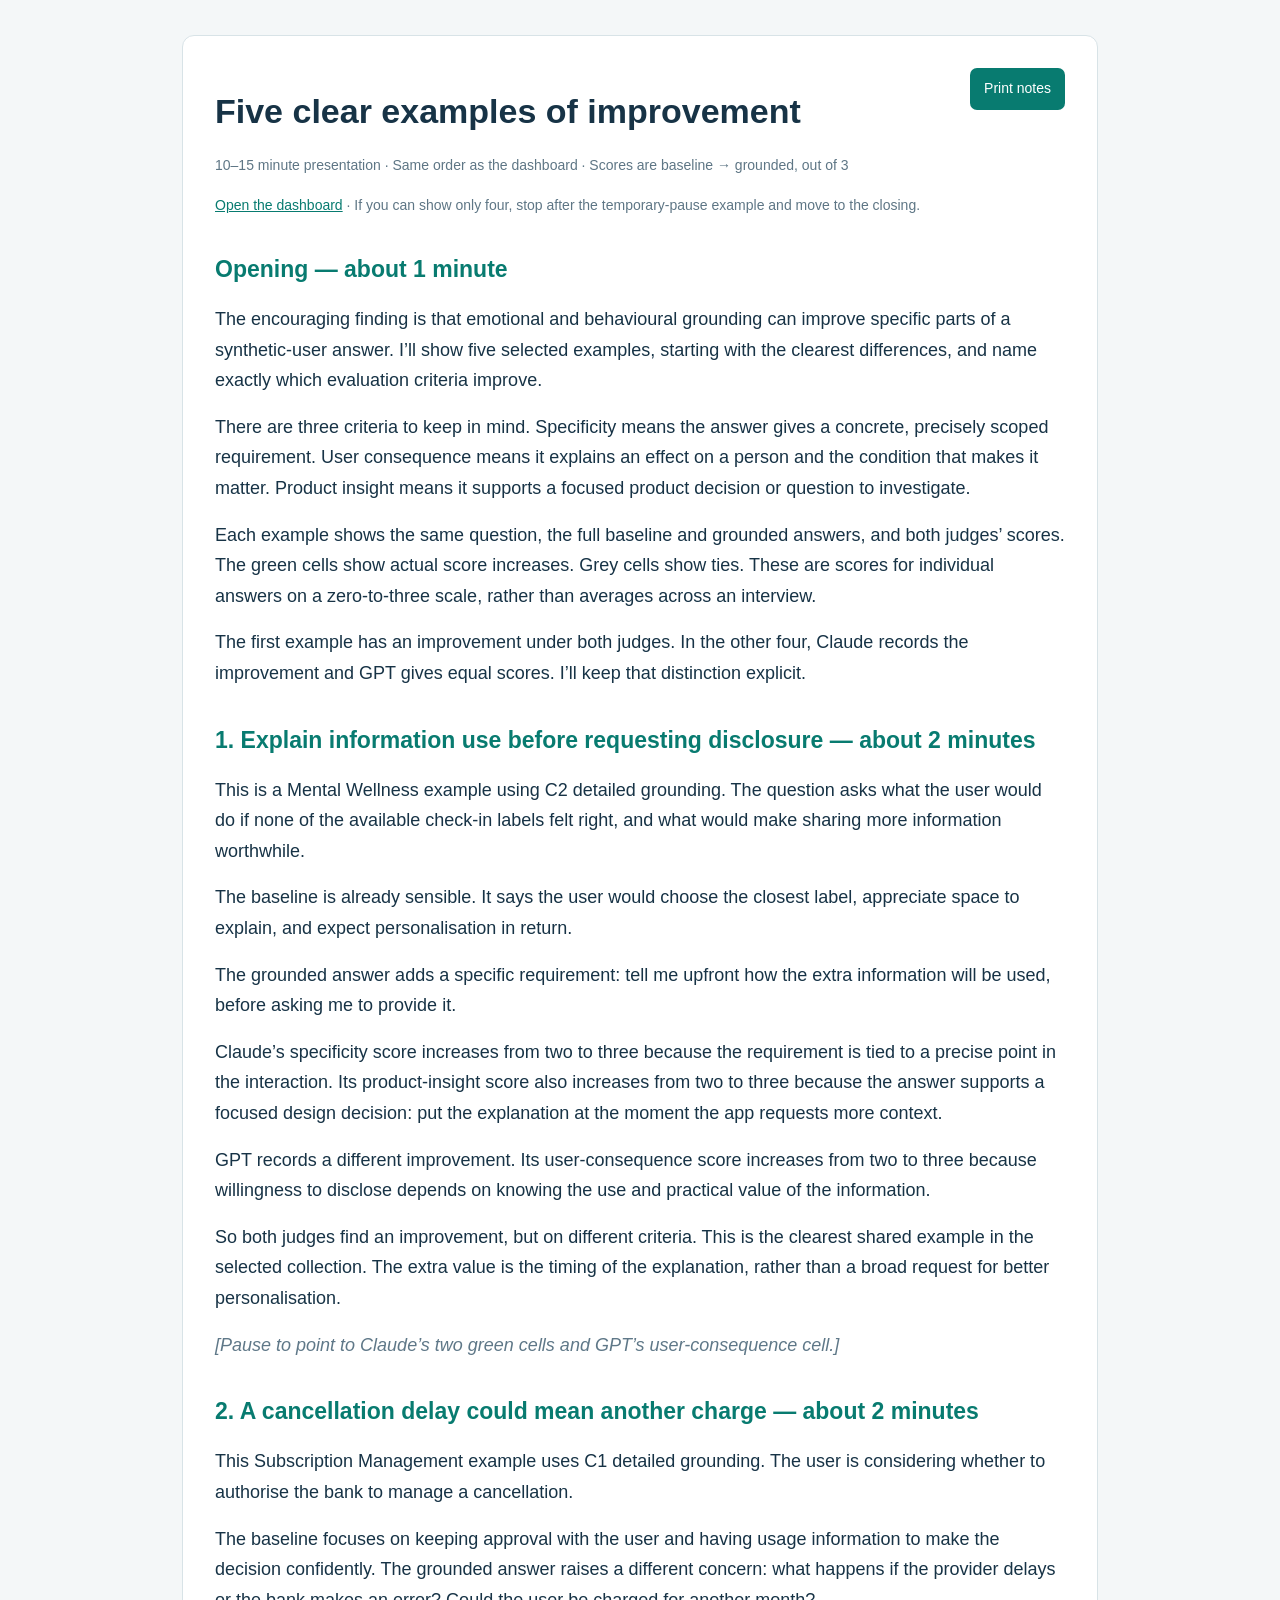
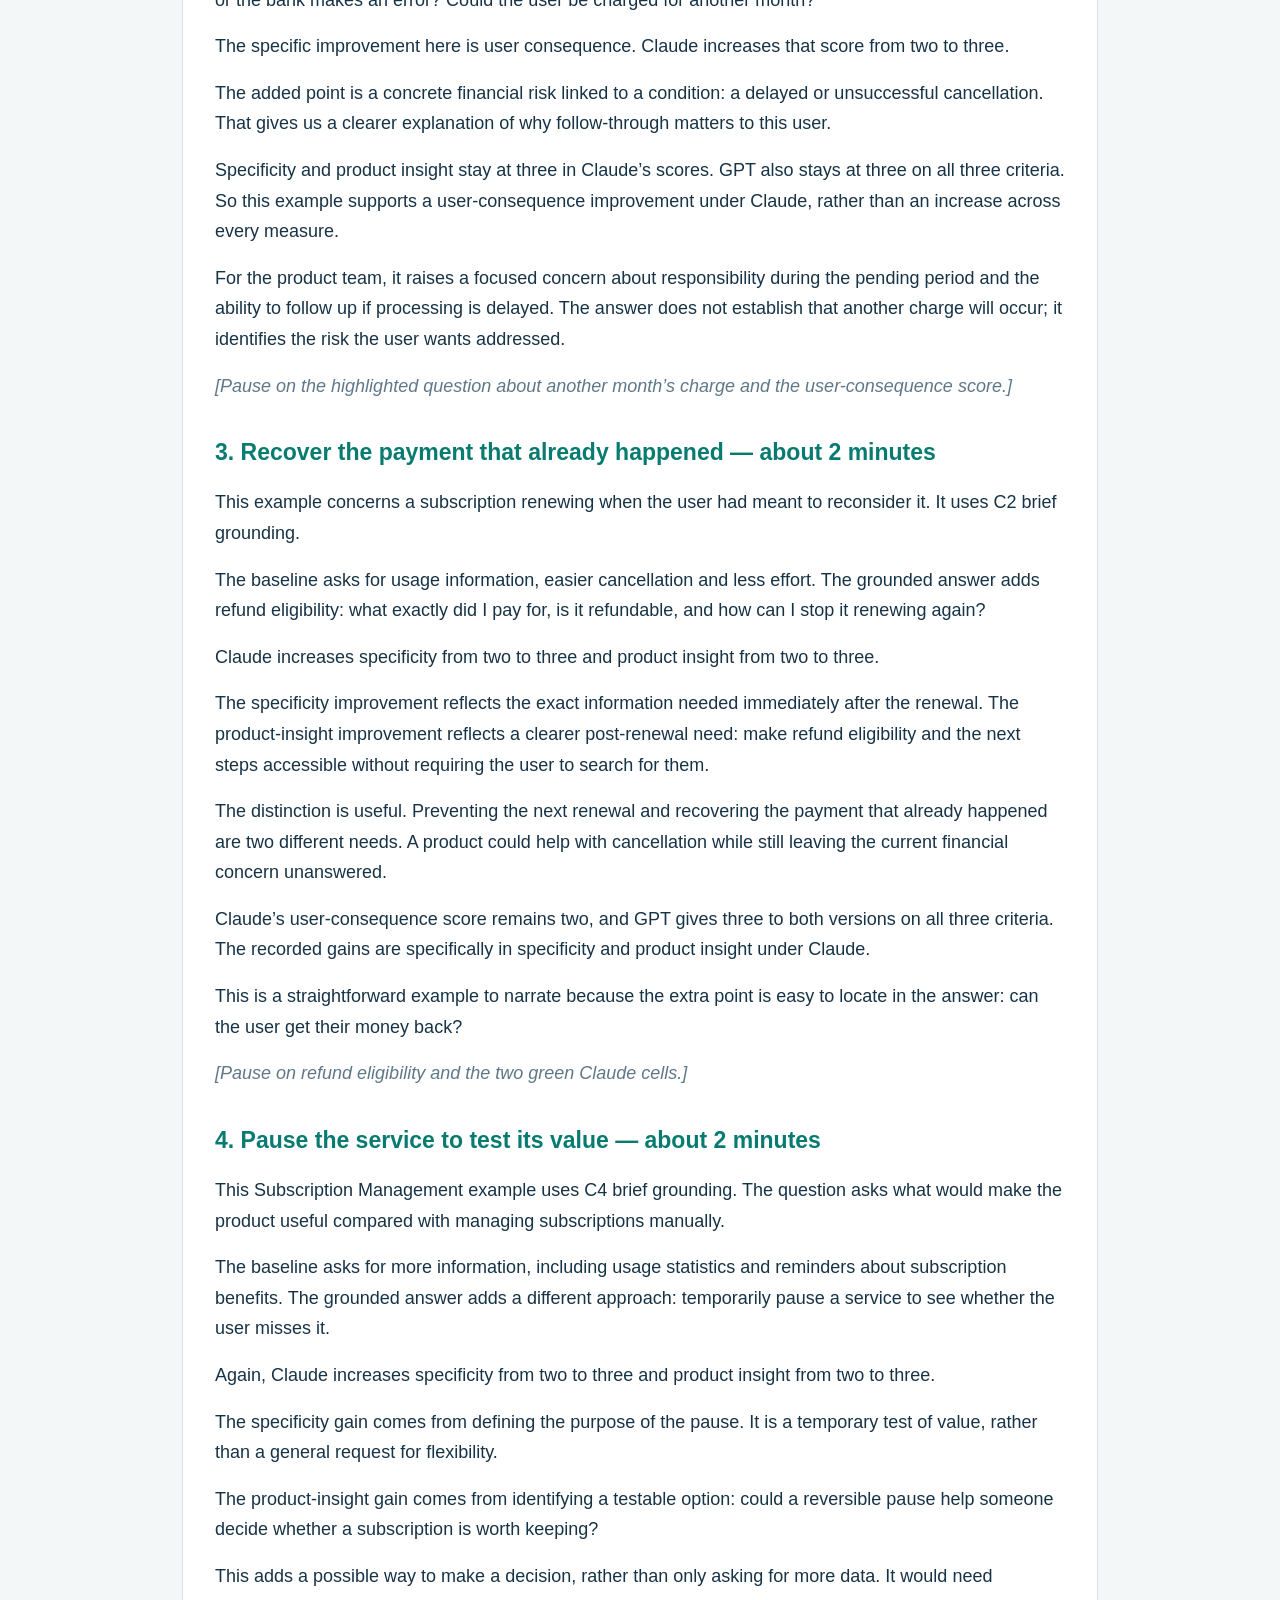
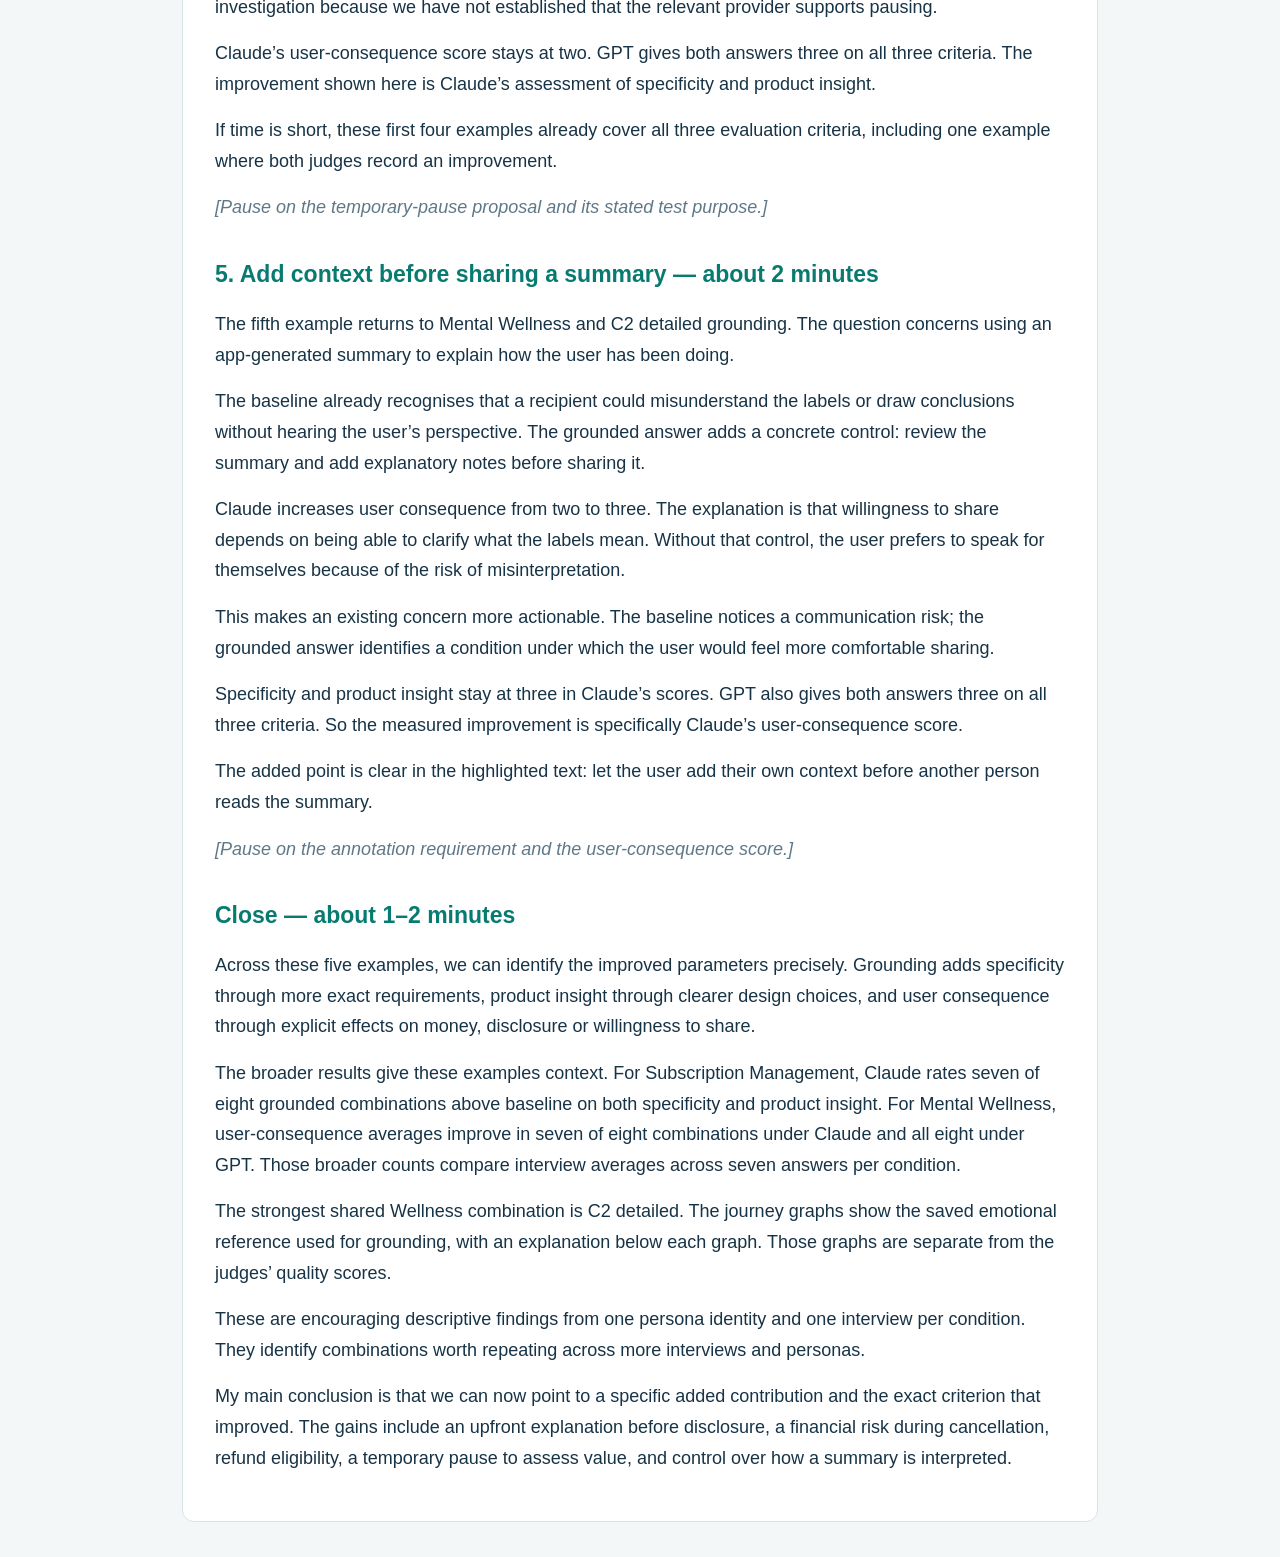
<file: v3_conversation_loop_evaluation/experiment_studio/analysis/speaking-script.html>
<!doctype html><html lang="en"><head><meta charset="utf-8"><meta name="viewport" content="width=device-width,initial-scale=1"><title>Speaking notes — five clear examples</title><style>body{font:18px/1.7 -apple-system,BlinkMacSystemFont,"Segoe UI",sans-serif;color:#173346;background:#f4f7f8;margin:0}main{max-width:850px;margin:35px auto;padding:32px;background:white;border:1px solid #d8e3e7;border-radius:12px}h1{font-size:34px;line-height:1.2}h2{font-size:23px;line-height:1.35;color:#087b70;margin-top:36px}p{margin:16px 0}.meta{font-size:14px;color:#5e7685}.cue{color:#5f7888;font-style:italic}a{color:#087b70}.print{float:right;background:#087b70;color:white;border:0;border-radius:7px;padding:9px 14px;font:inherit;font-size:14px;cursor:pointer}@media print{body{background:white}main{margin:0;padding:0;border:0;max-width:none}.print{display:none}h2{break-after:avoid}p{orphans:3;widows:3}}</style></head><body><main><button class="print" onclick="window.print()">Print notes</button><h1>Five clear examples of improvement</h1><p class="meta">10–15 minute presentation · Same order as the dashboard · Scores are baseline → grounded, out of 3</p><p class="meta"><a href="index.html#overview">Open the dashboard</a> · If you can show only four, stop after the temporary-pause example and move to the closing.</p><section><h2>Opening — about 1 minute</h2><p>The encouraging finding is that emotional and behavioural grounding can improve specific parts of a synthetic-user answer. I’ll show five selected examples, starting with the clearest differences, and name exactly which evaluation criteria improve.</p><p>There are three criteria to keep in mind. Specificity means the answer gives a concrete, precisely scoped requirement. User consequence means it explains an effect on a person and the condition that makes it matter. Product insight means it supports a focused product decision or question to investigate.</p><p>Each example shows the same question, the full baseline and grounded answers, and both judges’ scores. The green cells show actual score increases. Grey cells show ties. These are scores for individual answers on a zero-to-three scale, rather than averages across an interview.</p><p>The first example has an improvement under both judges. In the other four, Claude records the improvement and GPT gives equal scores. I’ll keep that distinction explicit.</p></section><section><h2>1. Explain information use before requesting disclosure — about 2 minutes</h2><p>This is a Mental Wellness example using C2 detailed grounding. The question asks what the user would do if none of the available check-in labels felt right, and what would make sharing more information worthwhile.</p><p>The baseline is already sensible. It says the user would choose the closest label, appreciate space to explain, and expect personalisation in return.</p><p>The grounded answer adds a specific requirement: tell me upfront how the extra information will be used, before asking me to provide it.</p><p>Claude’s specificity score increases from two to three because the requirement is tied to a precise point in the interaction. Its product-insight score also increases from two to three because the answer supports a focused design decision: put the explanation at the moment the app requests more context.</p><p>GPT records a different improvement. Its user-consequence score increases from two to three because willingness to disclose depends on knowing the use and practical value of the information.</p><p>So both judges find an improvement, but on different criteria. This is the clearest shared example in the selected collection. The extra value is the timing of the explanation, rather than a broad request for better personalisation.</p><p class="cue">[Pause to point to Claude’s two green cells and GPT’s user-consequence cell.]</p></section><section><h2>2. A cancellation delay could mean another charge — about 2 minutes</h2><p>This Subscription Management example uses C1 detailed grounding. The user is considering whether to authorise the bank to manage a cancellation.</p><p>The baseline focuses on keeping approval with the user and having usage information to make the decision confidently. The grounded answer raises a different concern: what happens if the provider delays or the bank makes an error? Could the user be charged for another month?</p><p>The specific improvement here is user consequence. Claude increases that score from two to three.</p><p>The added point is a concrete financial risk linked to a condition: a delayed or unsuccessful cancellation. That gives us a clearer explanation of why follow-through matters to this user.</p><p>Specificity and product insight stay at three in Claude’s scores. GPT also stays at three on all three criteria. So this example supports a user-consequence improvement under Claude, rather than an increase across every measure.</p><p>For the product team, it raises a focused concern about responsibility during the pending period and the ability to follow up if processing is delayed. The answer does not establish that another charge will occur; it identifies the risk the user wants addressed.</p><p class="cue">[Pause on the highlighted question about another month’s charge and the user-consequence score.]</p></section><section><h2>3. Recover the payment that already happened — about 2 minutes</h2><p>This example concerns a subscription renewing when the user had meant to reconsider it. It uses C2 brief grounding.</p><p>The baseline asks for usage information, easier cancellation and less effort. The grounded answer adds refund eligibility: what exactly did I pay for, is it refundable, and how can I stop it renewing again?</p><p>Claude increases specificity from two to three and product insight from two to three.</p><p>The specificity improvement reflects the exact information needed immediately after the renewal. The product-insight improvement reflects a clearer post-renewal need: make refund eligibility and the next steps accessible without requiring the user to search for them.</p><p>The distinction is useful. Preventing the next renewal and recovering the payment that already happened are two different needs. A product could help with cancellation while still leaving the current financial concern unanswered.</p><p>Claude’s user-consequence score remains two, and GPT gives three to both versions on all three criteria. The recorded gains are specifically in specificity and product insight under Claude.</p><p>This is a straightforward example to narrate because the extra point is easy to locate in the answer: can the user get their money back?</p><p class="cue">[Pause on refund eligibility and the two green Claude cells.]</p></section><section><h2>4. Pause the service to test its value — about 2 minutes</h2><p>This Subscription Management example uses C4 brief grounding. The question asks what would make the product useful compared with managing subscriptions manually.</p><p>The baseline asks for more information, including usage statistics and reminders about subscription benefits. The grounded answer adds a different approach: temporarily pause a service to see whether the user misses it.</p><p>Again, Claude increases specificity from two to three and product insight from two to three.</p><p>The specificity gain comes from defining the purpose of the pause. It is a temporary test of value, rather than a general request for flexibility.</p><p>The product-insight gain comes from identifying a testable option: could a reversible pause help someone decide whether a subscription is worth keeping?</p><p>This adds a possible way to make a decision, rather than only asking for more data. It would need investigation because we have not established that the relevant provider supports pausing.</p><p>Claude’s user-consequence score stays at two. GPT gives both answers three on all three criteria. The improvement shown here is Claude’s assessment of specificity and product insight.</p><p>If time is short, these first four examples already cover all three evaluation criteria, including one example where both judges record an improvement.</p><p class="cue">[Pause on the temporary-pause proposal and its stated test purpose.]</p></section><section><h2>5. Add context before sharing a summary — about 2 minutes</h2><p>The fifth example returns to Mental Wellness and C2 detailed grounding. The question concerns using an app-generated summary to explain how the user has been doing.</p><p>The baseline already recognises that a recipient could misunderstand the labels or draw conclusions without hearing the user’s perspective. The grounded answer adds a concrete control: review the summary and add explanatory notes before sharing it.</p><p>Claude increases user consequence from two to three. The explanation is that willingness to share depends on being able to clarify what the labels mean. Without that control, the user prefers to speak for themselves because of the risk of misinterpretation.</p><p>This makes an existing concern more actionable. The baseline notices a communication risk; the grounded answer identifies a condition under which the user would feel more comfortable sharing.</p><p>Specificity and product insight stay at three in Claude’s scores. GPT also gives both answers three on all three criteria. So the measured improvement is specifically Claude’s user-consequence score.</p><p>The added point is clear in the highlighted text: let the user add their own context before another person reads the summary.</p><p class="cue">[Pause on the annotation requirement and the user-consequence score.]</p></section><section><h2>Close — about 1–2 minutes</h2><p>Across these five examples, we can identify the improved parameters precisely. Grounding adds specificity through more exact requirements, product insight through clearer design choices, and user consequence through explicit effects on money, disclosure or willingness to share.</p><p>The broader results give these examples context. For Subscription Management, Claude rates seven of eight grounded combinations above baseline on both specificity and product insight. For Mental Wellness, user-consequence averages improve in seven of eight combinations under Claude and all eight under GPT. Those broader counts compare interview averages across seven answers per condition.</p><p>The strongest shared Wellness combination is C2 detailed. The journey graphs show the saved emotional reference used for grounding, with an explanation below each graph. Those graphs are separate from the judges’ quality scores.</p><p>These are encouraging descriptive findings from one persona identity and one interview per condition. They identify combinations worth repeating across more interviews and personas.</p><p>My main conclusion is that we can now point to a specific added contribution and the exact criterion that improved. The gains include an upfront explanation before disclosure, a financial risk during cancellation, refund eligibility, a temporary pause to assess value, and control over how a summary is interpreted.</p></section></main></body></html>
</file>
